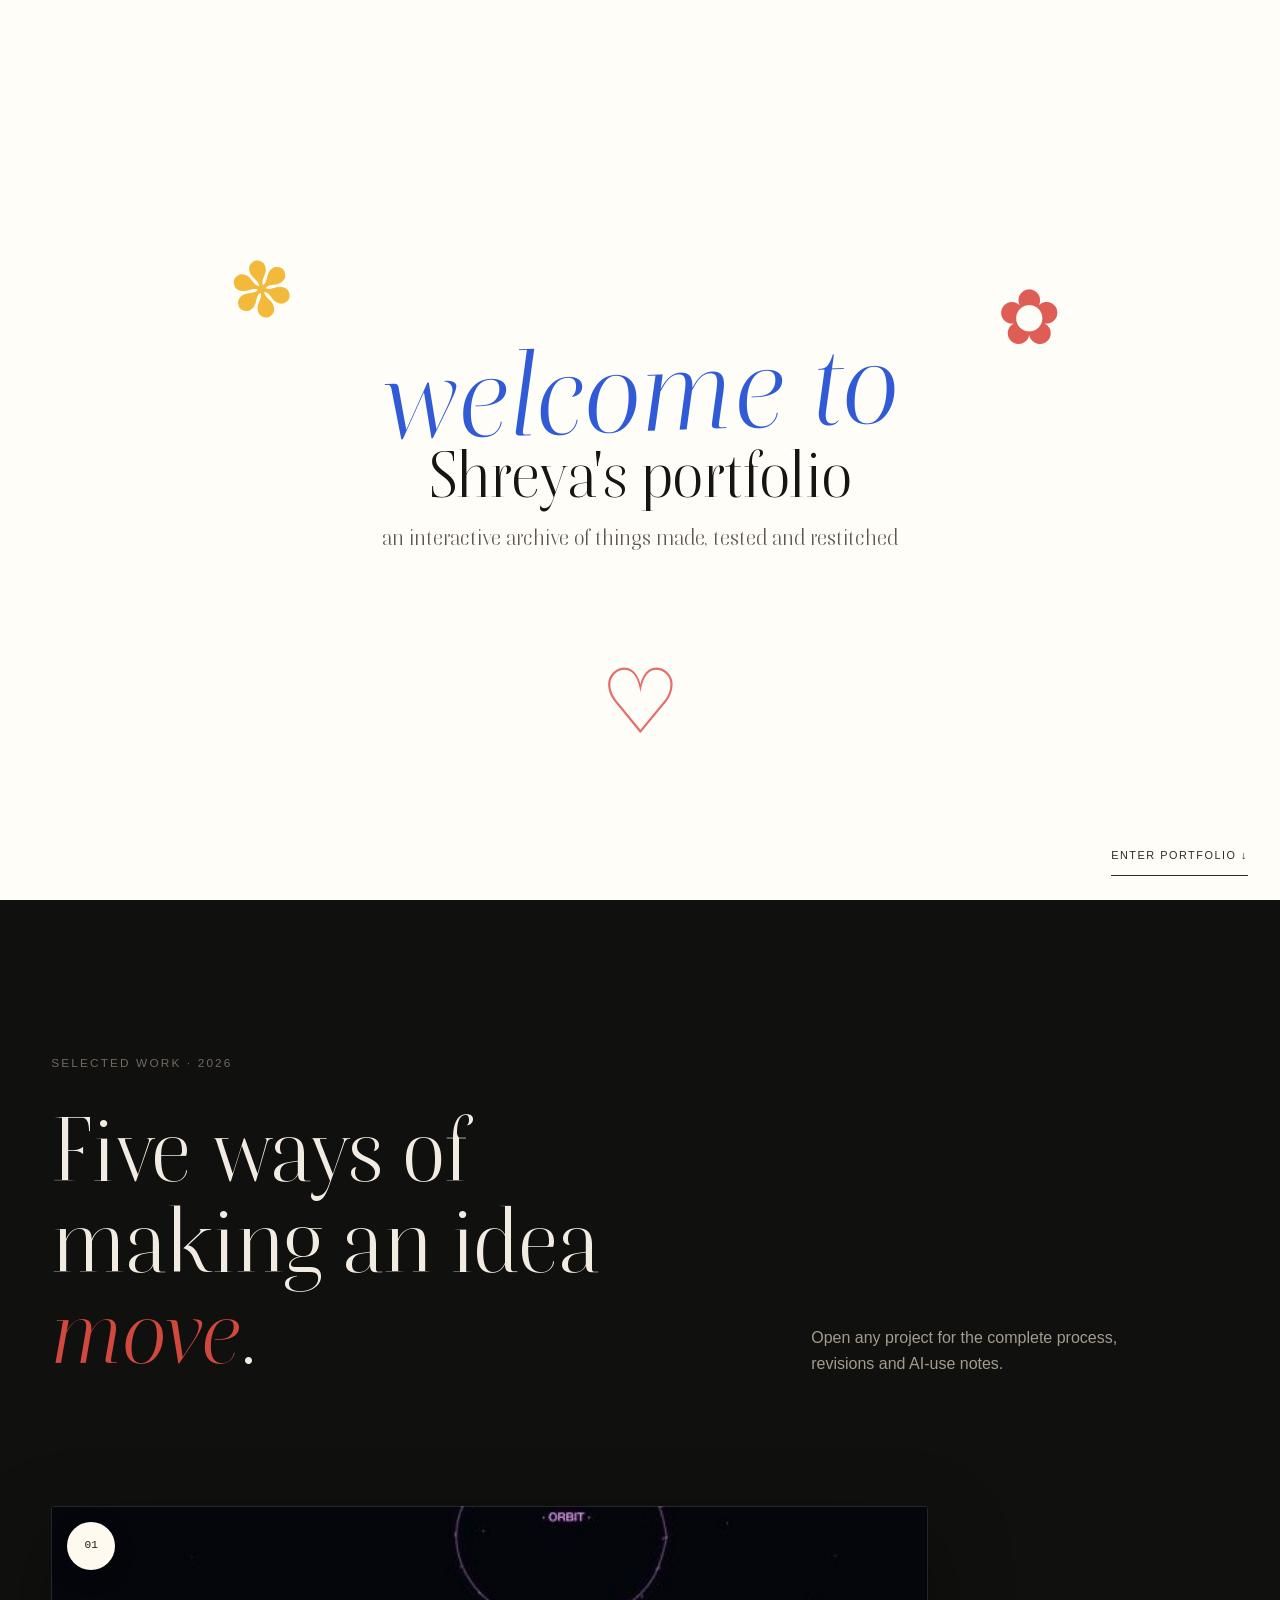
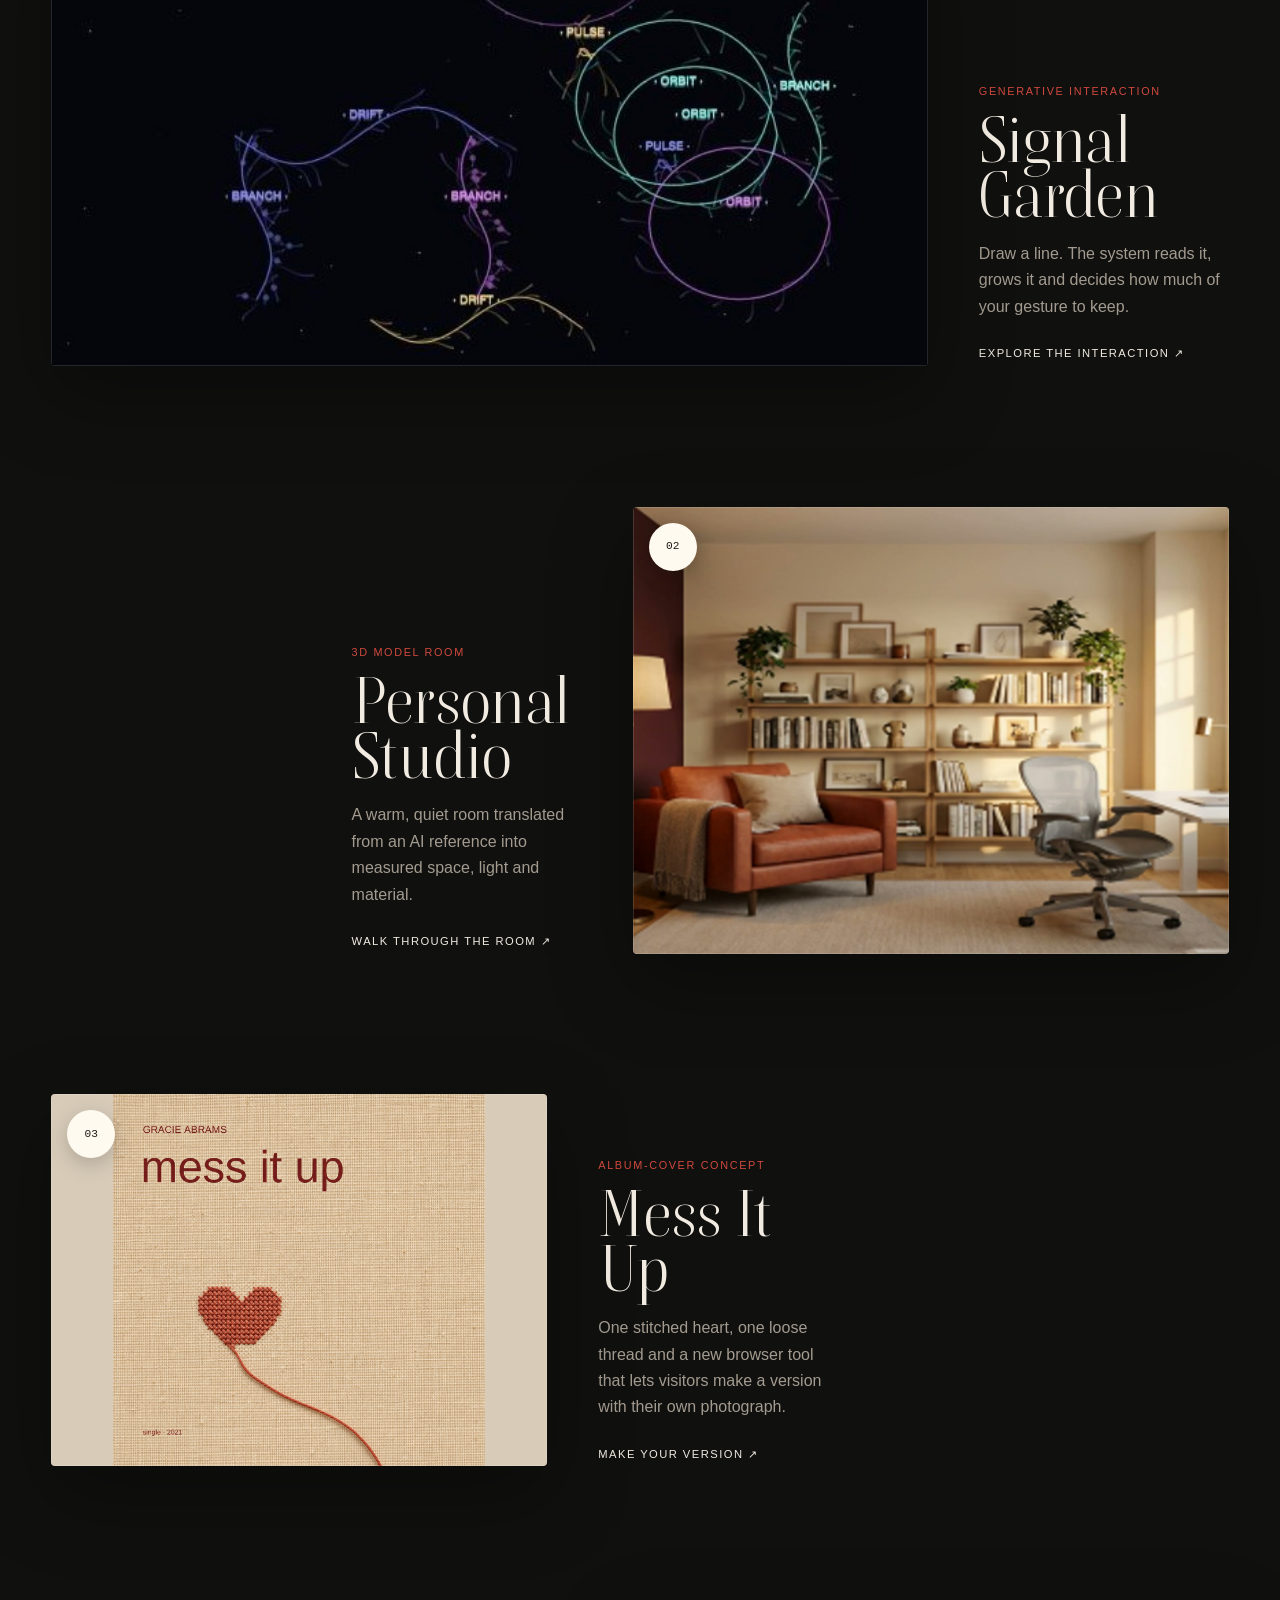
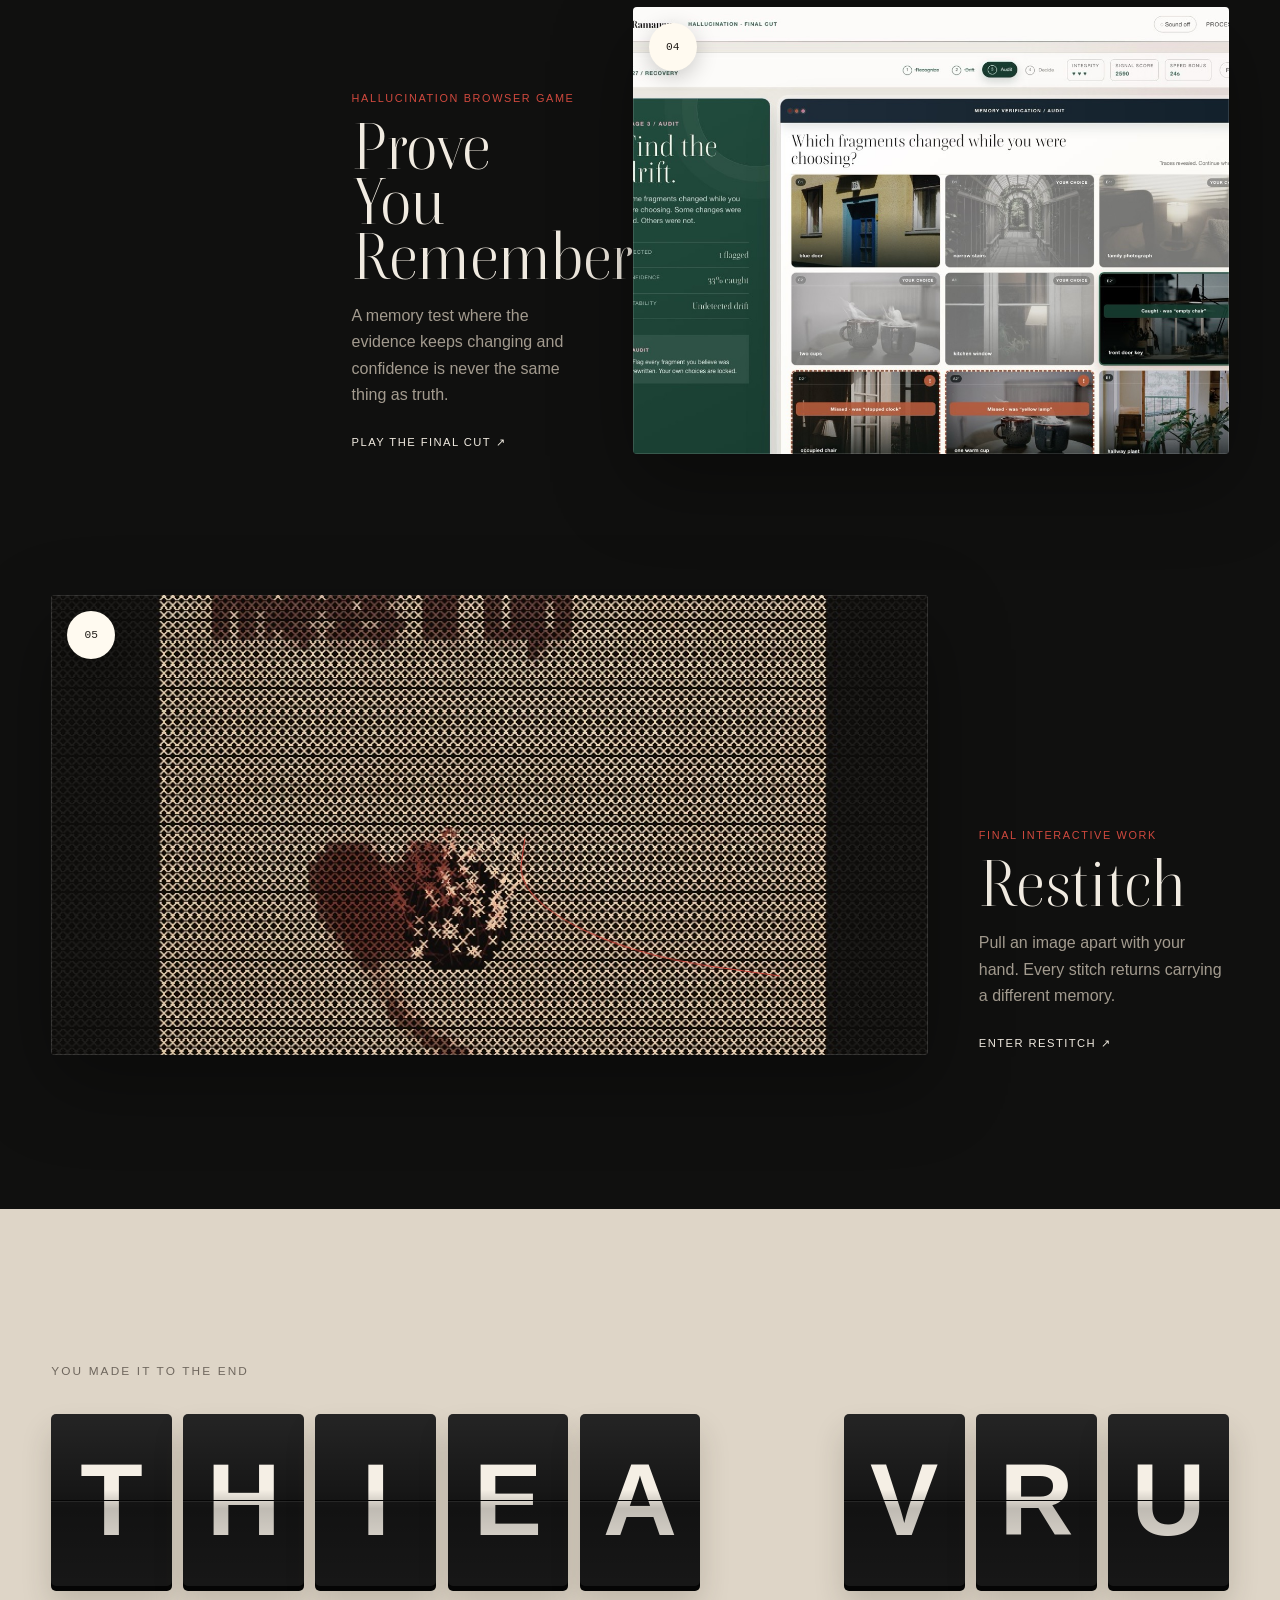
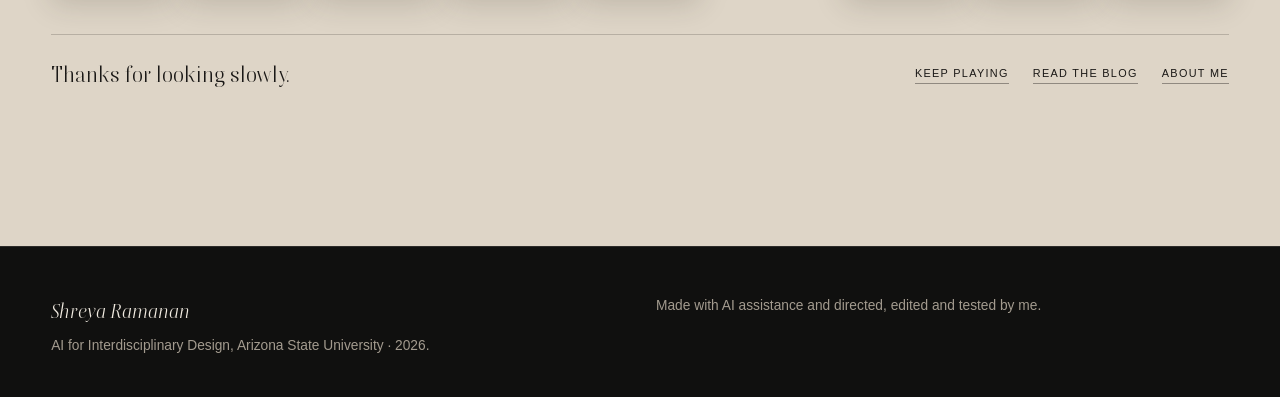
<file: index.html>
<!doctype html>
<html lang="en" class="no-js">
<head>
  <meta charset="utf-8">
  <meta name="viewport" content="width=device-width, initial-scale=1">
  <title>Shreya Ramanan — Interactive Portfolio</title>
  <meta name="description" content="Shreya Ramanan's interactive portfolio: generative interaction, spatial design, image-making, browser games and Restitch.">
  <meta name="theme-color" content="#f4eee4">
  <meta property="og:title" content="Shreya Ramanan — Interactive Portfolio">
  <meta property="og:description" content="Five projects about memory, material, space and shared agency.">
  <meta property="og:image" content="assets/shreya-portrait.jpg">
  <link rel="preload" href="assets/fonts/boska-400.woff2" as="font" type="font/woff2" crossorigin>
  <link rel="stylesheet" href="portfolio.css?v=portfolio-20261128">
</head>
<body class="home-page">
  <a class="skip-link" href="#works">Skip to selected work</a>

  <div class="welcome-screen" data-welcome role="dialog" aria-modal="true" aria-labelledby="welcome-title">
    <div class="welcome-doodle welcome-flower-one" aria-hidden="true">✽</div>
    <div class="welcome-doodle welcome-flower-two" aria-hidden="true">✿</div>
    <div class="welcome-doodle welcome-heart" aria-hidden="true">♡</div>
    <div class="welcome-copy">
      <span class="welcome-script">welcome to</span>
      <h1 id="welcome-title">Shreya's portfolio</h1>
      <p>an interactive archive of things made, tested and restitched</p>
    </div>
    <button class="welcome-skip" type="button" data-welcome-skip>Enter portfolio ↓</button>
  </div>

  <header class="site-header home-header">
    <a class="brand" href="index.html">Shreya Ramanan</a>
    <nav class="site-nav" aria-label="Primary">
      <a href="#works" aria-current="page">Work</a>
      <a href="playground.html">Playground</a>
      <a href="blog.html">Blog</a>
      <a href="about.html">About</a>
    </nav>
  </header>

  <main>
    <section class="home-hero collage-hero" aria-labelledby="hero-title">
      <canvas id="thread-canvas" tabindex="0" aria-label="Linen drawing area. Click or drag to pull a thread; press Enter or Space to add a stitch."></canvas>
      <p class="sr-only" id="canvas-status" aria-live="polite"></p>
      <div class="hero-collage" aria-hidden="true">
        <span class="collage-swatch swatch-sun"></span>
        <span class="collage-swatch swatch-thread"></span>
        <span class="collage-frame"><img src="assets/shreya-portrait.jpg" alt=""></span>
        <span class="collage-stitch">× × ×<br>× ×<br>×</span>
        <span class="collage-note">memory<br>material<br>motion</span>
      </div>
      <div class="wrap hero-copy-wrap">
        <span class="label">Interdisciplinary designer · Fall 2026</span>
        <h1 id="hero-title">I make systems you can <em>touch</em>.</h1>
        <div class="hero-foot">
          <p>Hi, I'm Shreya. I work across image, space and interaction—using AI as a material to direct, test and question, never as a substitute for a decision.</p>
          <div class="hero-actions" aria-label="Portfolio shortcuts">
            <a class="btn btn-primary" href="#works">See selected work <span aria-hidden="true">↓</span></a>
            <a class="btn" href="playground.html">Enter the playground <span aria-hidden="true">↗</span></a>
          </div>
          <div class="hero-tools">
            <span class="hint">Drag anywhere to pull a thread</span>
            <button class="btn btn-quiet" id="clear-canvas" type="button">Clear</button>
          </div>
        </div>
      </div>
    </section>

    <section class="selected-work" id="works" aria-labelledby="works-title">
      <div class="wrap selected-work-head">
        <span class="label">Selected work · 2026</span>
        <h2 id="works-title">Five ways of making an idea <em>move</em>.</h2>
        <p>Open any project for the complete process, revisions and AI-use notes.</p>
      </div>

      <div class="home-work-list">
        <a class="home-work home-work-wide reveal" href="signal-garden.html">
          <figure><img src="assets/signal-garden-cover.jpg" alt="Signal Garden's glowing gestures orbiting across a dark generative field" width="1600" height="1100" fetchpriority="high"><span class="work-index">01</span></figure>
          <div class="home-work-copy"><span>Generative interaction</span><h3>Signal Garden</h3><p>Draw a line. The system reads it, grows it and decides how much of your gesture to keep.</p><b>Explore the interaction ↗</b></div>
        </a>

        <a class="home-work home-work-offset reveal" href="personal-studio.html">
          <figure><video autoplay muted loop playsinline poster="assets/studio-hero.jpg" aria-label="Animated walkthrough of the Personal Studio"><source src="assets/studio-walkthrough.mp4" type="video/mp4"></video><span class="work-index">02</span></figure>
          <div class="home-work-copy"><span>3D model room</span><h3>Personal Studio</h3><p>A warm, quiet room translated from an AI reference into measured space, light and material.</p><b>Walk through the room ↗</b></div>
        </a>

        <a class="home-work reveal" href="stitched-heart.html">
          <figure class="work-linen"><img src="assets/album-final-hd.png" alt="Mess It Up album-cover concept with a small cross-stitched heart and a loose thread" width="1400" height="1400" loading="lazy"><span class="work-index">03</span></figure>
          <div class="home-work-copy"><span>Album-cover concept</span><h3>Mess It Up</h3><p>One stitched heart, one loose thread and a new browser tool that lets visitors make a version with their own photograph.</p><b>Make your version ↗</b></div>
        </a>

        <a class="home-work home-work-offset reveal" href="final-project.html">
          <figure><img src="assets/process/v4-audit.jpg" alt="Audit stage of the Prove You Remember hallucination game" width="1400" height="875" loading="lazy"><span class="work-index">04</span></figure>
          <div class="home-work-copy"><span>Hallucination browser game</span><h3>Prove You Remember</h3><p>A memory test where the evidence keeps changing and confidence is never the same thing as truth.</p><b>Play the final cut ↗</b></div>
        </a>

        <a class="home-work home-work-wide reveal" href="restitch.html">
          <figure><img src="assets/restitch-cover.jpg" alt="Restitch installation with a hand-pulled opening through the stitched image" width="1600" height="1100" loading="lazy"><span class="cover-thread" aria-hidden="true"></span><span class="work-index">05</span></figure>
          <div class="home-work-copy"><span>Final interactive work</span><h3>Restitch</h3><p>Pull an image apart with your hand. Every stitch returns carrying a different memory.</p><b>Enter Restitch ↗</b></div>
        </a>
      </div>
    </section>

    <section class="splitflap-section" aria-label="Thank you">
      <div class="wrap">
        <span class="label">You made it to the end</span>
        <div class="splitflap" data-splitflap data-message="THANK YOU" aria-label="Thank you">
          <span>T</span><span>H</span><span>A</span><span>N</span><span>K</span><i aria-hidden="true"></i><span>Y</span><span>O</span><span>U</span>
        </div>
        <div class="splitflap-bottom"><p>Thanks for looking slowly.</p><nav aria-label="Footer"><a href="playground.html">Keep playing</a><a href="blog.html">Read the blog</a><a href="about.html">About me</a></nav></div>
      </div>
    </section>
  </main>

  <footer class="site-footer compact-footer">
    <div class="wrap"><div><strong>Shreya Ramanan</strong>AI for Interdisciplinary Design, Arizona State University · 2026.</div><div>Made with AI assistance and directed, edited and tested by me.</div></div>
  </footer>
  <script src="portfolio.js?v=portfolio-20261128"></script>
  <script src="site-extras.js?v=portfolio-20261128"></script>
</body>
</html>
</file>
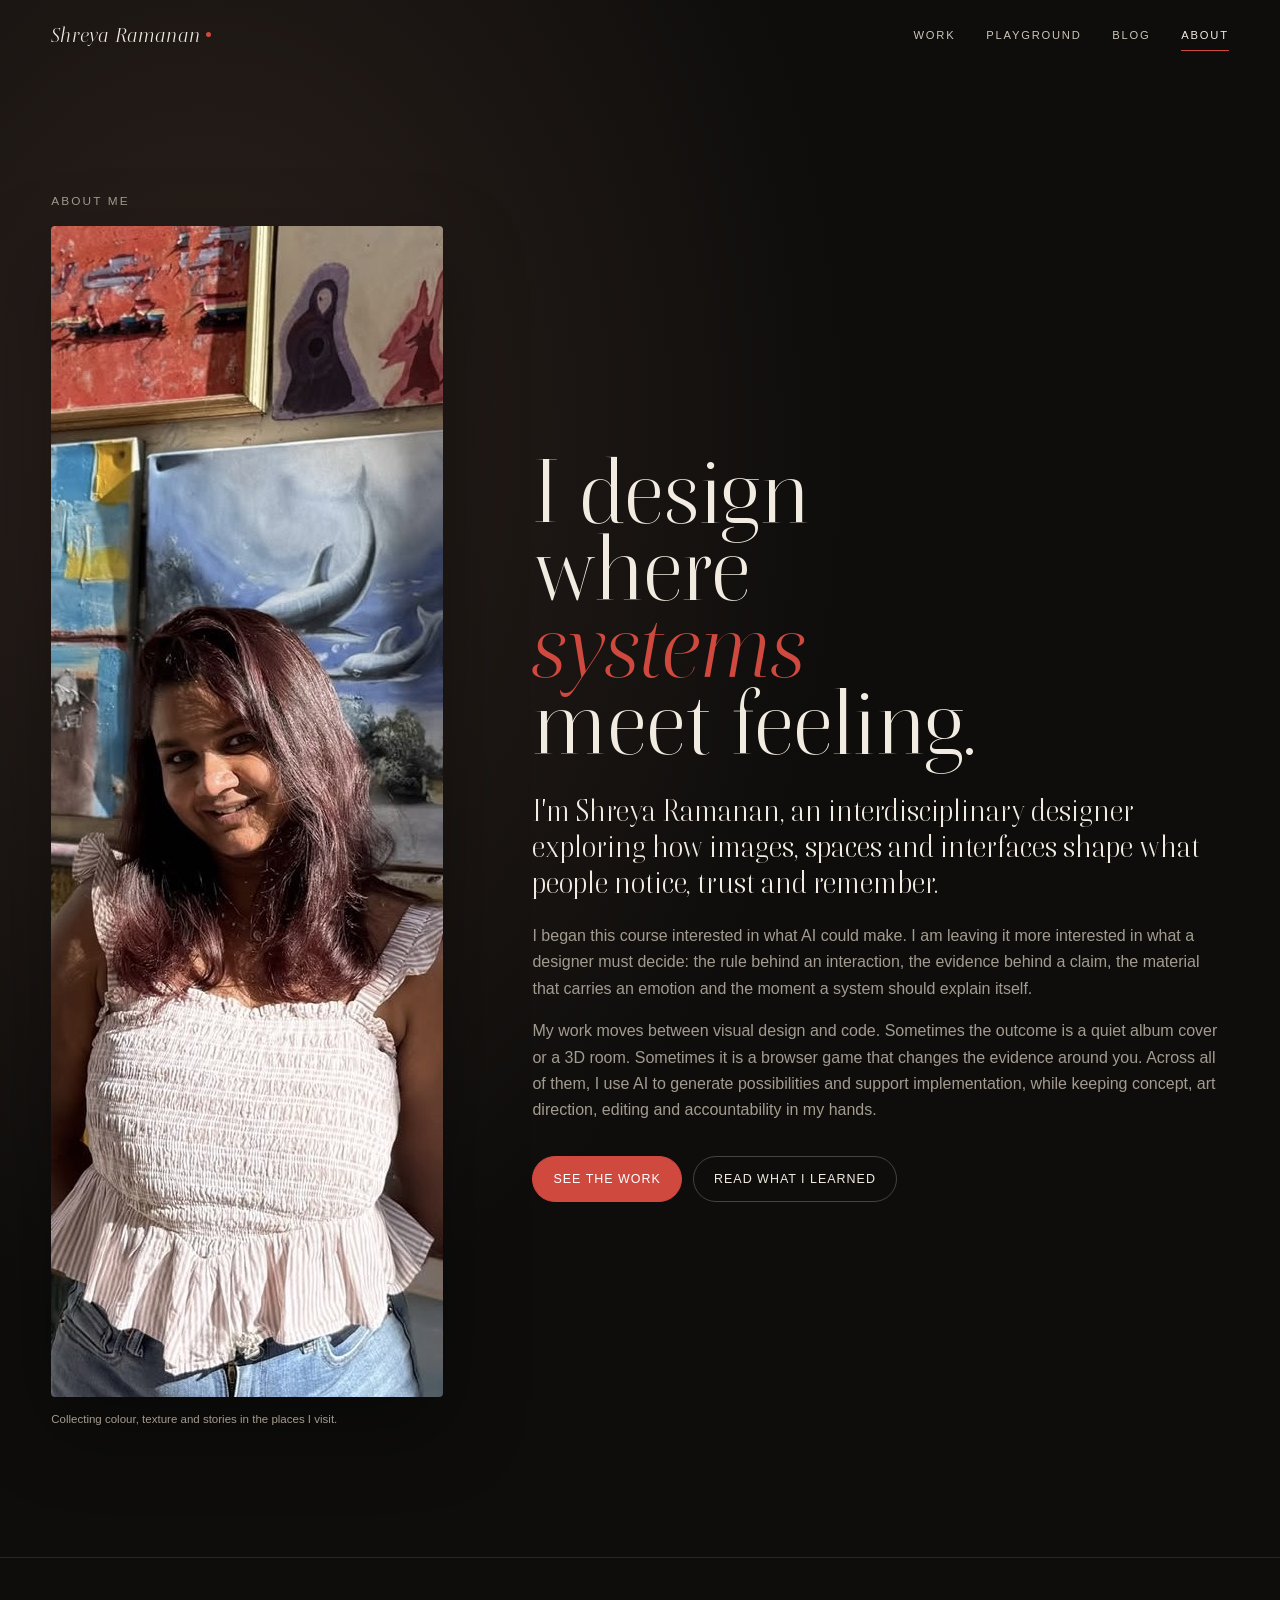
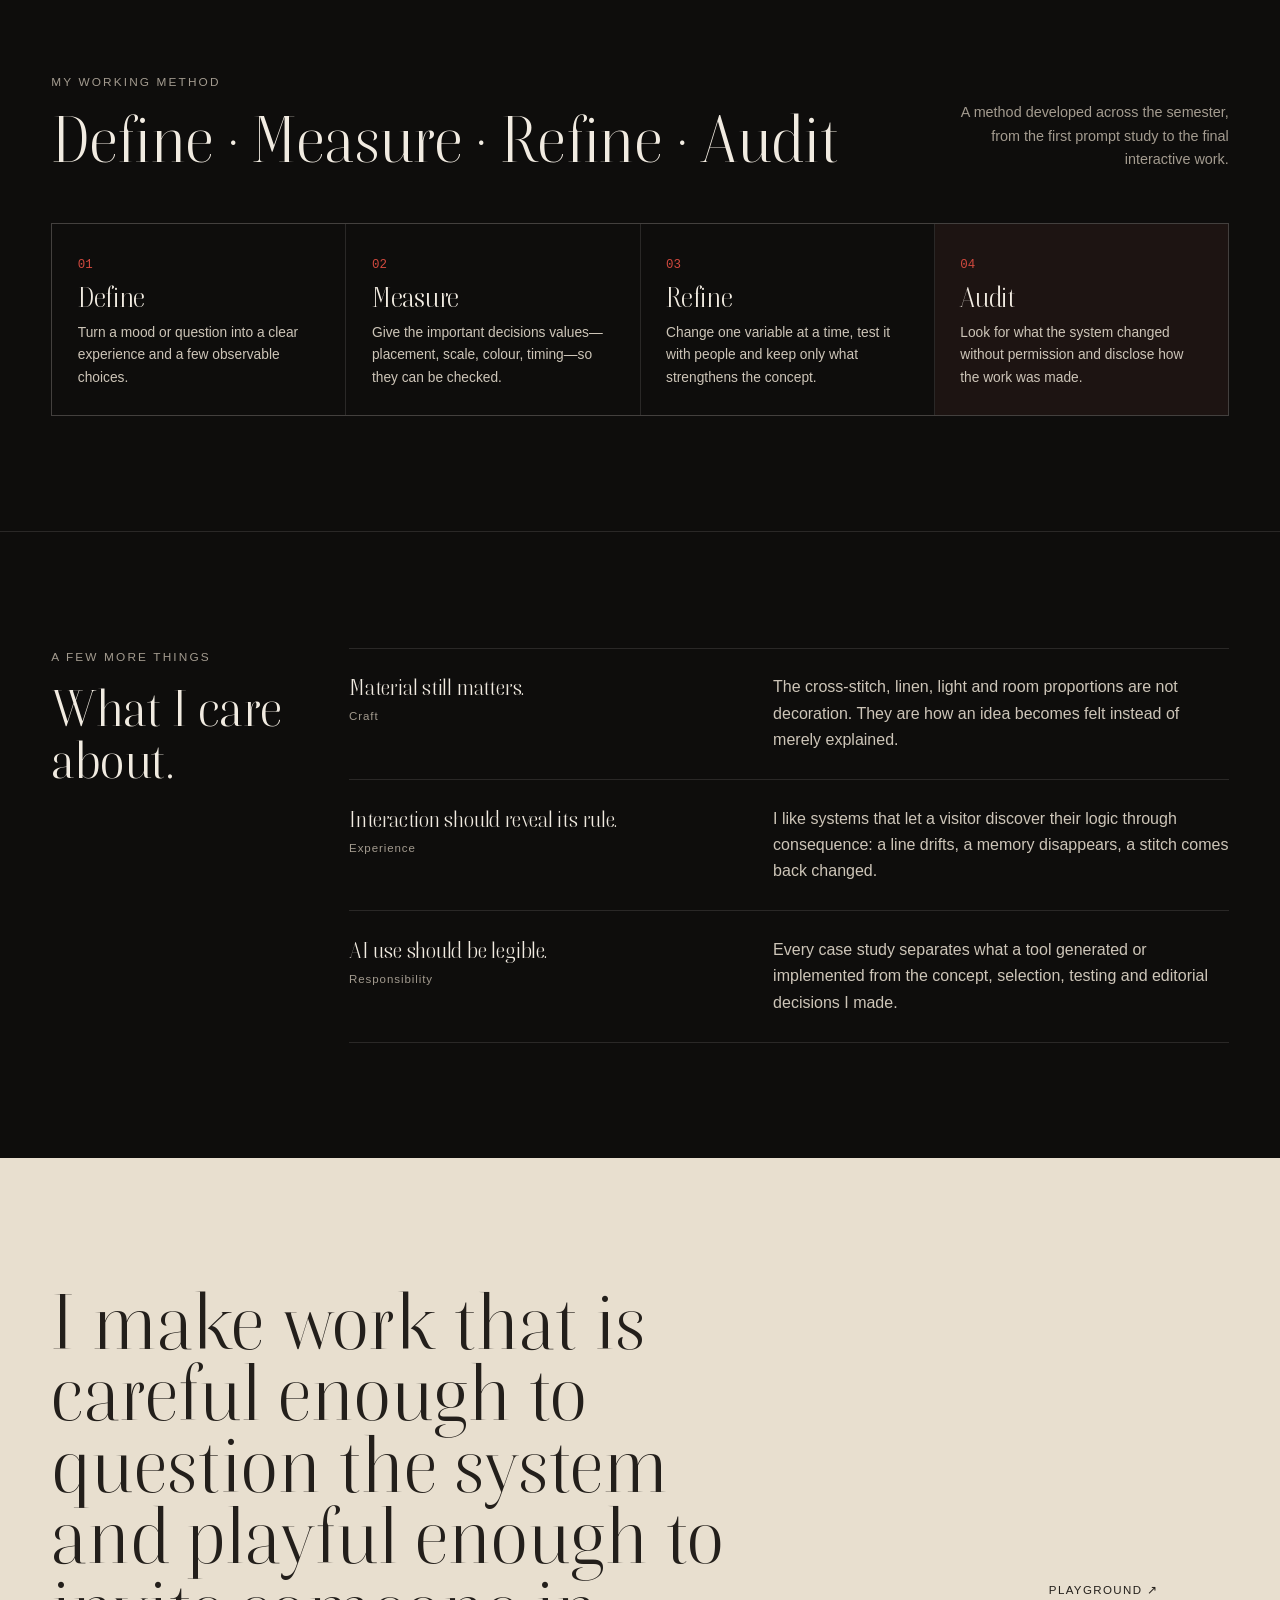
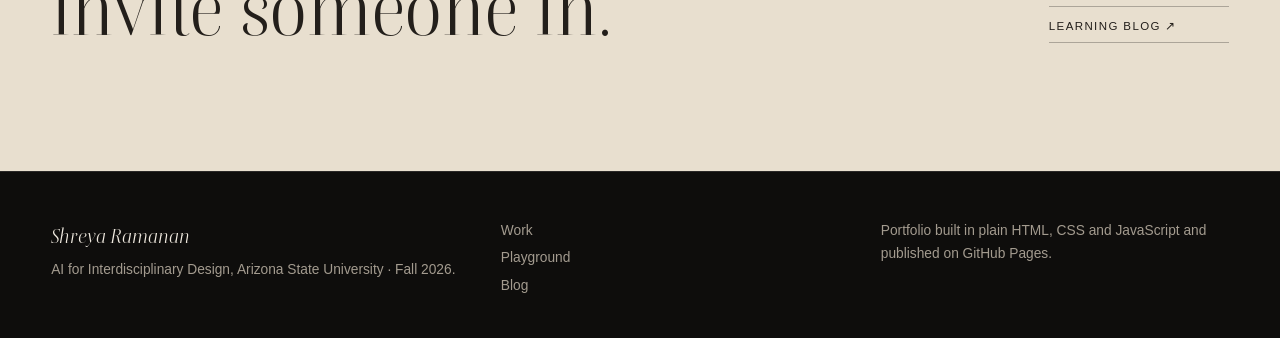
<file: about.html>
<!doctype html>
<html lang="en" class="no-js">
<head>
  <meta charset="utf-8">
  <meta name="viewport" content="width=device-width, initial-scale=1">
  <title>About — Shreya Ramanan</title>
  <meta name="description" content="About Shreya Ramanan, an interdisciplinary designer working across image, space, interaction and responsible AI.">
  <meta name="theme-color" content="#0e0d0c">
  <meta property="og:image" content="assets/shreya-portrait.jpg">
  <link rel="preload" href="assets/fonts/boska-400.woff2" as="font" type="font/woff2" crossorigin>
  <link rel="stylesheet" href="portfolio.css?v=portfolio-20261128">
</head>
<body>
  <a class="skip-link" href="#about-main">Skip to about</a>
  <header class="site-header is-solid">
    <a class="brand" href="index.html">Shreya Ramanan</a>
    <nav class="site-nav" aria-label="Primary">
      <a href="index.html#works">Work</a>
      <a href="playground.html">Playground</a>
      <a href="blog.html">Blog</a>
      <a href="about.html" aria-current="page">About</a>
    </nav>
  </header>

  <main id="about-main">
    <section class="about-intro" aria-labelledby="about-title">
      <div class="wrap">
        <span class="label">About me</span>
        <div class="about-grid">
          <figure class="about-portrait"><img src="assets/shreya-portrait.jpg" alt="Shreya Ramanan standing in front of a wall filled with paintings" width="1179" height="1171"><figcaption>Collecting colour, texture and stories in the places I visit.</figcaption></figure>
          <div class="about-copy">
            <h1 id="about-title">I design where <em>systems</em> meet feeling.</h1>
            <p class="lead">I'm Shreya Ramanan, an interdisciplinary designer exploring how images, spaces and interfaces shape what people notice, trust and remember.</p>
            <p>I began this course interested in what AI could make. I am leaving it more interested in what a designer must decide: the rule behind an interaction, the evidence behind a claim, the material that carries an emotion and the moment a system should explain itself.</p>
            <p>My work moves between visual design and code. Sometimes the outcome is a quiet album cover or a 3D room. Sometimes it is a browser game that changes the evidence around you. Across all of them, I use AI to generate possibilities and support implementation, while keeping concept, art direction, editing and accountability in my hands.</p>
            <div class="about-links"><a class="btn btn-primary" href="index.html#works">See the work</a><a class="btn" href="blog.html">Read what I learned</a></div>
          </div>
        </div>
      </div>
    </section>

    <section class="section" aria-labelledby="approach-title">
      <div class="wrap">
        <div class="section-head"><div><span class="label">My working method</span><h2 id="approach-title">Define · Measure · Refine · Audit</h2></div><p>A method developed across the semester, from the first prompt study to the final interactive work.</p></div>
        <div class="method">
          <article><span>01</span><h3>Define</h3><p>Turn a mood or question into a clear experience and a few observable choices.</p></article>
          <article><span>02</span><h3>Measure</h3><p>Give the important decisions values—placement, scale, colour, timing—so they can be checked.</p></article>
          <article><span>03</span><h3>Refine</h3><p>Change one variable at a time, test it with people and keep only what strengthens the concept.</p></article>
          <article class="is-new"><span>04</span><h3>Audit</h3><p>Look for what the system changed without permission and disclose how the work was made.</p></article>
        </div>
      </div>
    </section>

    <section class="section about-details" aria-labelledby="details-title">
      <div class="wrap two-col">
        <div><span class="label">A few more things</span><h2 id="details-title">What I care about.</h2></div>
        <div class="qa">
          <article><h3>Material still matters.<small>Craft</small></h3><p>The cross-stitch, linen, light and room proportions are not decoration. They are how an idea becomes felt instead of merely explained.</p></article>
          <article><h3>Interaction should reveal its rule.<small>Experience</small></h3><p>I like systems that let a visitor discover their logic through consequence: a line drifts, a memory disappears, a stitch comes back changed.</p></article>
          <article><h3>AI use should be legible.<small>Responsibility</small></h3><p>Every case study separates what a tool generated or implemented from the concept, selection, testing and editorial decisions I made.</p></article>
        </div>
      </div>
    </section>

    <section class="about-footer-note"><div class="wrap"><p>I make work that is careful enough to question the system and playful enough to invite someone in.</p><nav><a href="playground.html">Playground ↗</a><a href="blog.html">Learning blog ↗</a></nav></div></section>
  </main>

  <footer class="site-footer"><div class="wrap"><div><strong>Shreya Ramanan</strong>AI for Interdisciplinary Design, Arizona State University · Fall 2026.</div><nav aria-label="Footer"><a href="index.html#works">Work</a><a href="playground.html">Playground</a><a href="blog.html">Blog</a></nav><div>Portfolio built in plain HTML, CSS and JavaScript and published on GitHub Pages.</div></div></footer>
  <script src="portfolio.js?v=portfolio-20261128"></script>
</body>
</html>
</file>
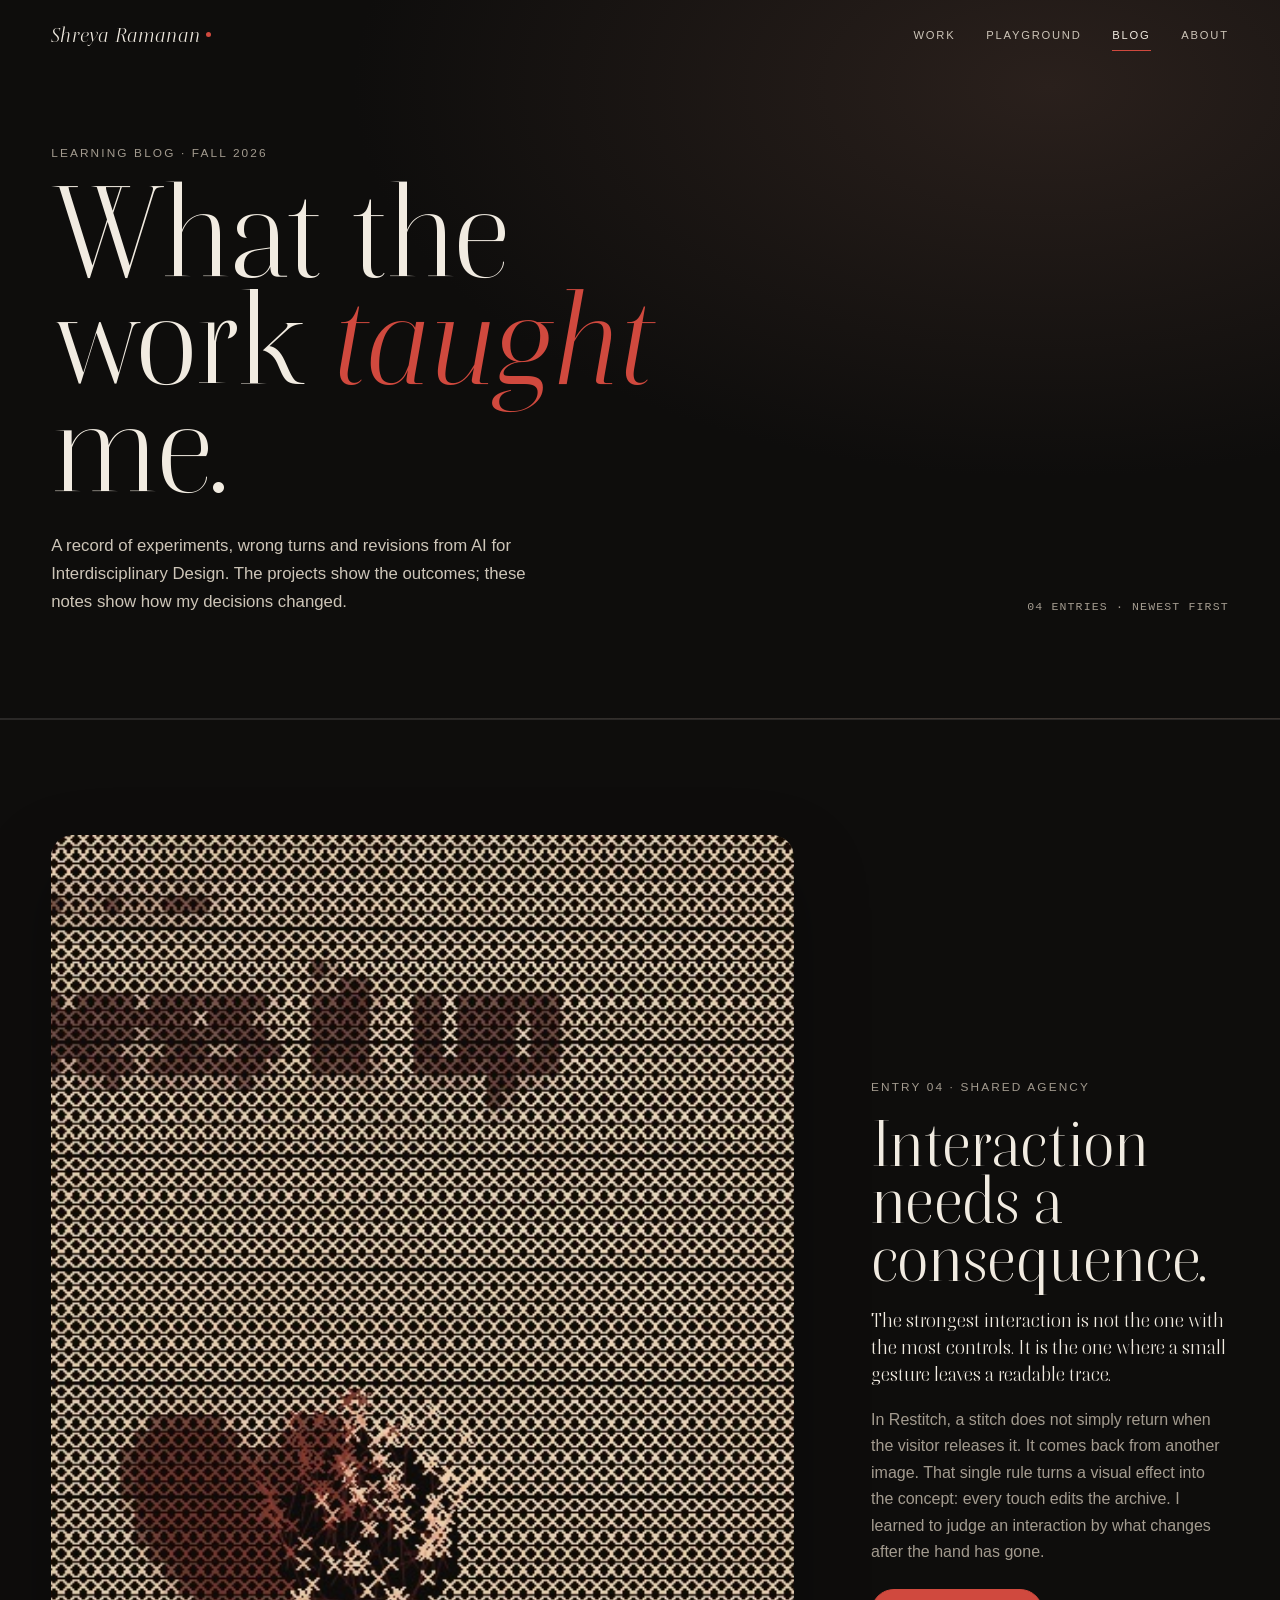
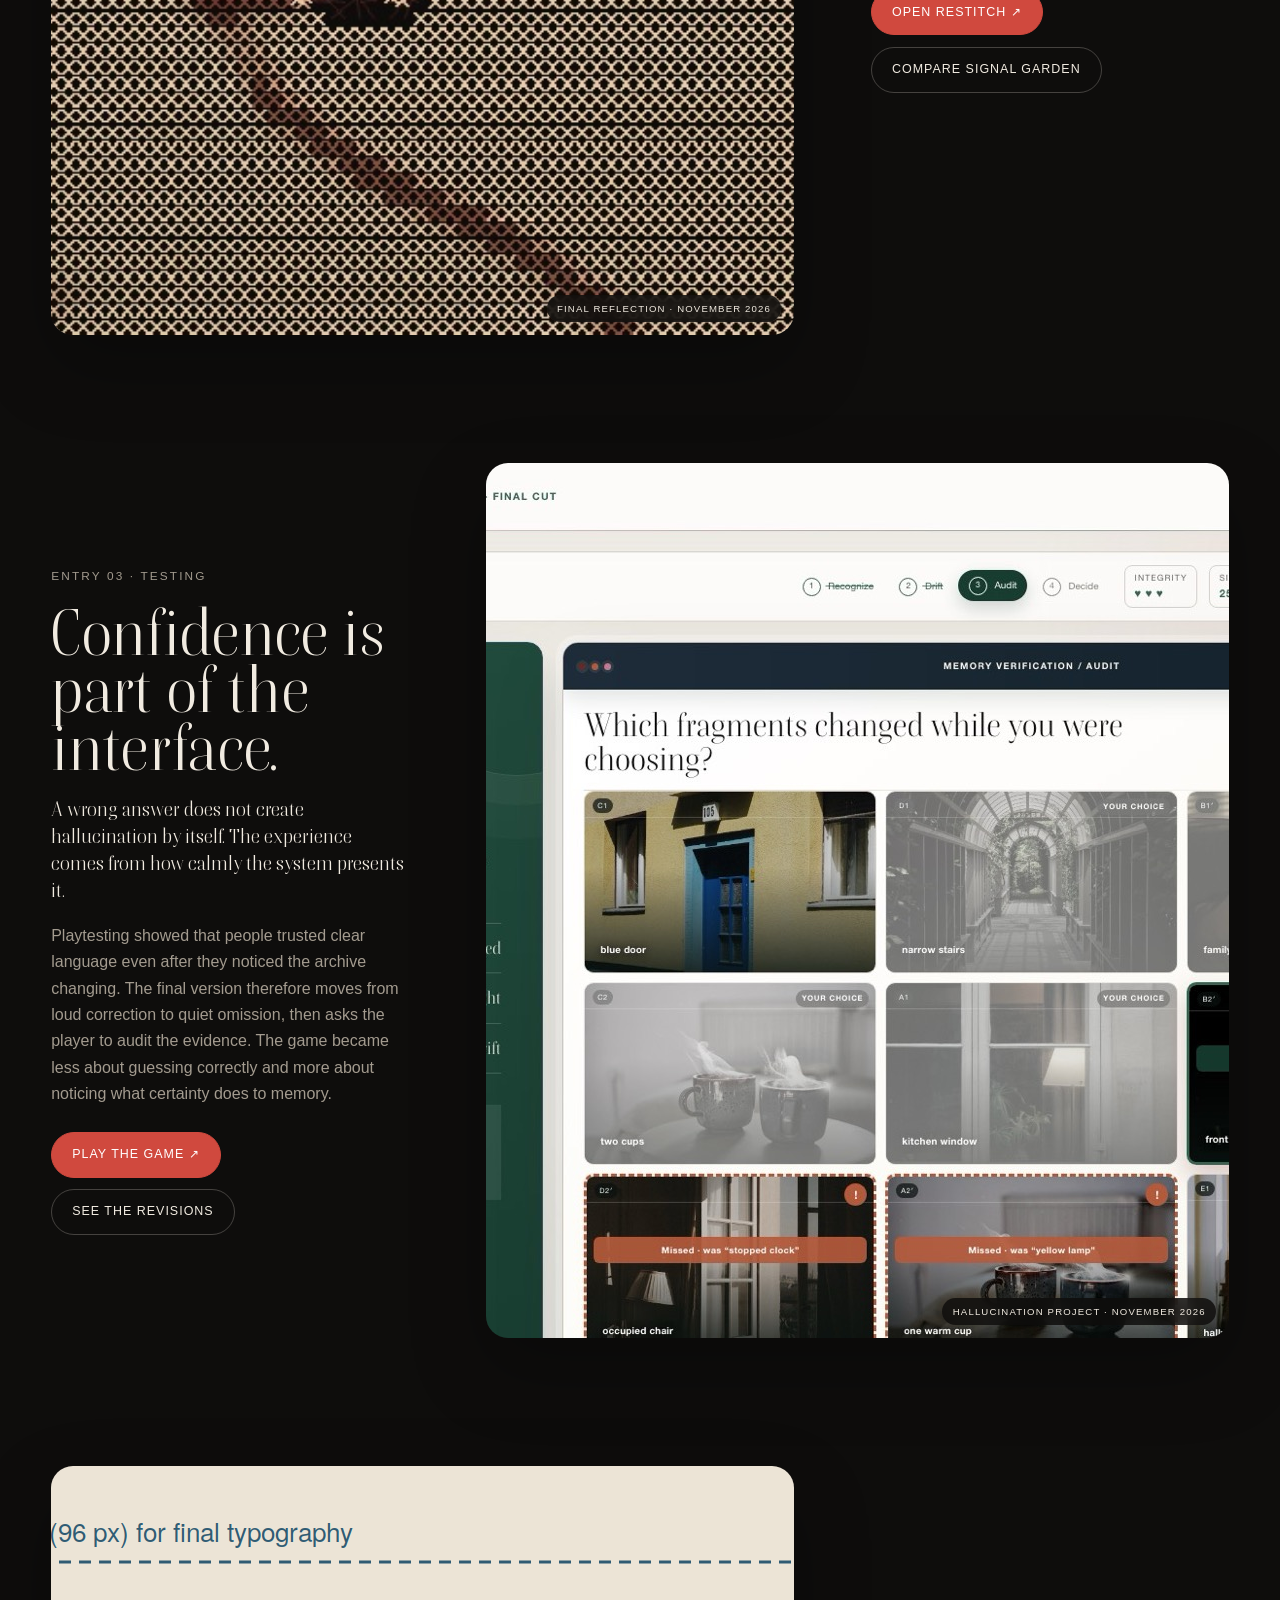
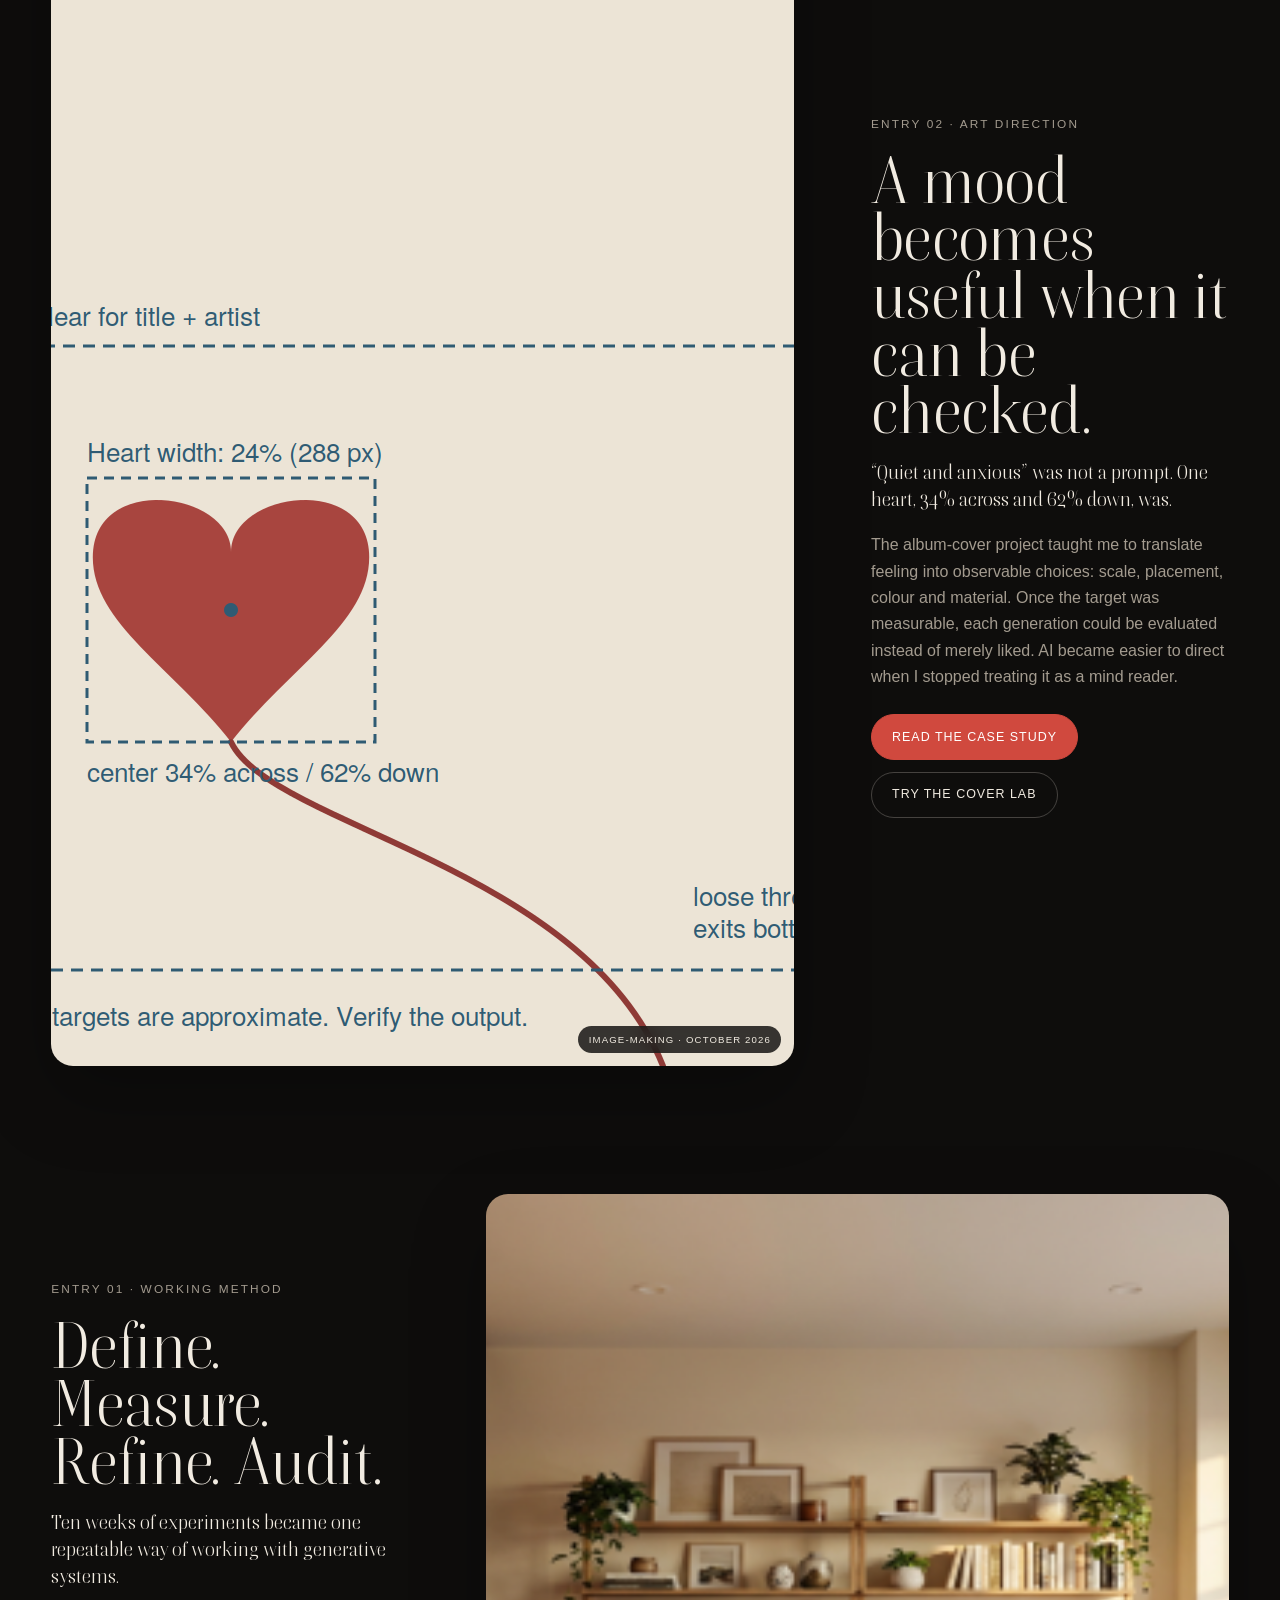
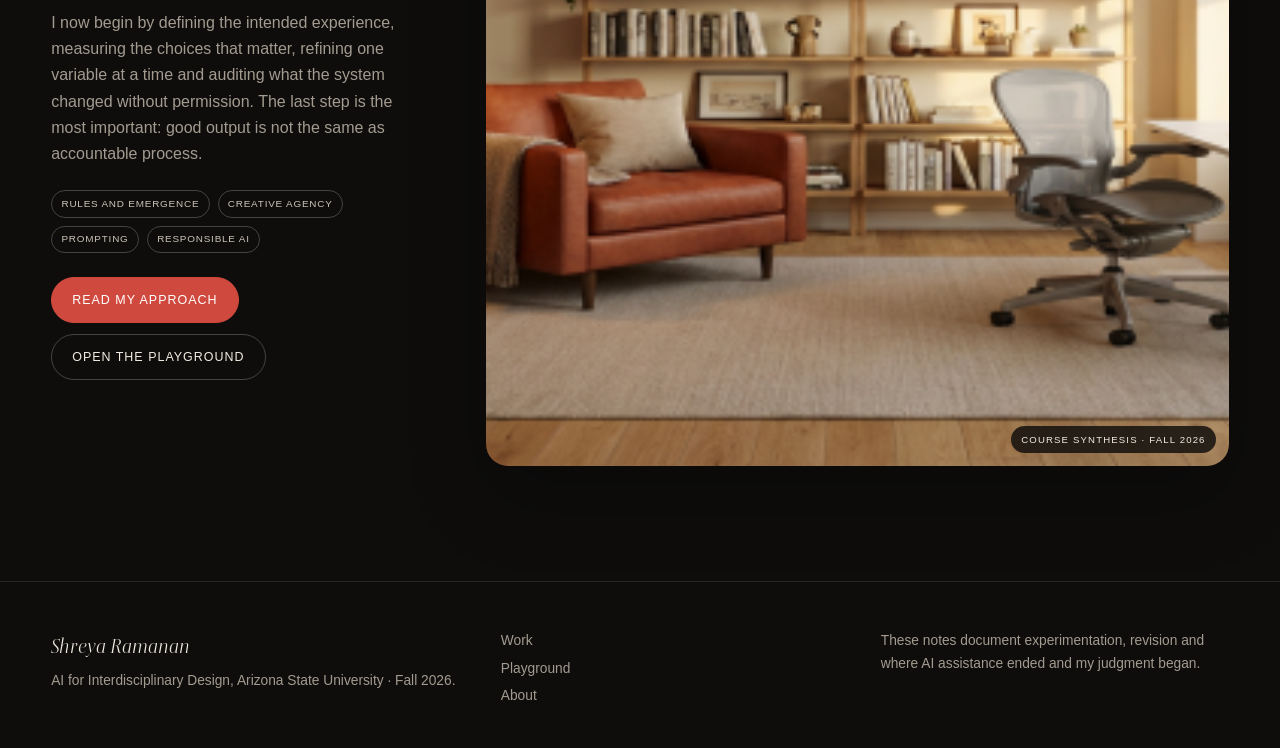
<file: blog.html>
<!doctype html>
<html lang="en" class="no-js">
<head>
  <meta charset="utf-8">
  <meta name="viewport" content="width=device-width, initial-scale=1">
  <title>Learning Blog — Shreya Ramanan</title>
  <meta name="description" content="Shreya Ramanan's learning blog: process notes, experiments and reflections from AI for Interdisciplinary Design.">
  <meta name="theme-color" content="#0e0d0c">
  <link rel="preload" href="assets/fonts/boska-400.woff2" as="font" type="font/woff2" crossorigin>
  <link rel="stylesheet" href="portfolio.css?v=portfolio-20261128">
</head>
<body>
  <a class="skip-link" href="#entries">Skip to blog entries</a>
  <header class="site-header">
    <a class="brand" href="index.html">Shreya Ramanan</a>
    <nav class="site-nav" aria-label="Primary">
      <a href="index.html#works">Work</a>
      <a href="playground.html">Playground</a>
      <a href="blog.html" aria-current="page">Blog</a>
      <a href="about.html">About</a>
    </nav>
  </header>

  <main>
    <section class="journal-hero" aria-labelledby="blog-title">
      <div class="wrap">
        <span class="label">Learning blog · Fall 2026</span>
        <h1 id="blog-title">What the work <em>taught</em> me.</h1>
        <div class="journal-hero-copy">
          <p>A record of experiments, wrong turns and revisions from AI for Interdisciplinary Design. The projects show the outcomes; these notes show how my decisions changed.</p>
          <span class="journal-count">04 entries · newest first</span>
        </div>
      </div>
    </section>

    <section class="section" id="entries" aria-label="Blog entries">
      <div class="wrap journal-list">
        <article class="journal-entry reveal">
          <figure class="journal-image"><img src="assets/restitch-cover.jpg" alt="Restitch image with a hand-pulled opening in the stitches" width="1600" height="1100" fetchpriority="high"><figcaption>Final reflection · November 2026</figcaption></figure>
          <div class="journal-copy">
            <span class="label">Entry 04 · Shared agency</span>
            <h2>Interaction needs a consequence.</h2>
            <p class="dek">The strongest interaction is not the one with the most controls. It is the one where a small gesture leaves a readable trace.</p>
            <p>In Restitch, a stitch does not simply return when the visitor releases it. It comes back from another image. That single rule turns a visual effect into the concept: every touch edits the archive. I learned to judge an interaction by what changes after the hand has gone.</p>
            <div class="journal-cta"><a class="btn btn-primary" href="restitch.html">Open Restitch ↗</a><a class="btn" href="signal-garden.html">Compare Signal Garden</a></div>
          </div>
        </article>

        <article class="journal-entry reveal">
          <figure class="journal-image"><img src="assets/process/v4-audit.jpg" alt="Audit stage in the Prove You Remember browser game" width="1400" height="875" loading="lazy"><figcaption>Hallucination project · November 2026</figcaption></figure>
          <div class="journal-copy">
            <span class="label">Entry 03 · Testing</span>
            <h2>Confidence is part of the interface.</h2>
            <p class="dek">A wrong answer does not create hallucination by itself. The experience comes from how calmly the system presents it.</p>
            <p>Playtesting showed that people trusted clear language even after they noticed the archive changing. The final version therefore moves from loud correction to quiet omission, then asks the player to audit the evidence. The game became less about guessing correctly and more about noticing what certainty does to memory.</p>
            <div class="journal-cta"><a class="btn btn-primary" href="memory-game.html">Play the game ↗</a><a class="btn" href="final-project.html#versions">See the revisions</a></div>
          </div>
        </article>

        <article class="journal-entry reveal">
          <figure class="journal-image"><img src="assets/album-composition.png" alt="Measured composition plan for the Mess It Up cover" width="1200" height="1200" loading="lazy"><figcaption>Image-making · October 2026</figcaption></figure>
          <div class="journal-copy">
            <span class="label">Entry 02 · Art direction</span>
            <h2>A mood becomes useful when it can be checked.</h2>
            <p class="dek">“Quiet and anxious” was not a prompt. One heart, 34% across and 62% down, was.</p>
            <p>The album-cover project taught me to translate feeling into observable choices: scale, placement, colour and material. Once the target was measurable, each generation could be evaluated instead of merely liked. AI became easier to direct when I stopped treating it as a mind reader.</p>
            <div class="journal-cta"><a class="btn btn-primary" href="stitched-heart.html">Read the case study</a><a class="btn" href="stitched-heart.html#cover-lab">Try the cover lab</a></div>
          </div>
        </article>

        <article class="journal-entry reveal">
          <figure class="journal-image"><img src="assets/studio-final.png" alt="Final rendered Personal Studio environment" width="1200" height="872" loading="lazy"><figcaption>Course synthesis · Fall 2026</figcaption></figure>
          <div class="journal-copy">
            <span class="label">Entry 01 · Working method</span>
            <h2>Define. Measure. Refine. Audit.</h2>
            <p class="dek">Ten weeks of experiments became one repeatable way of working with generative systems.</p>
            <p>I now begin by defining the intended experience, measuring the choices that matter, refining one variable at a time and auditing what the system changed without permission. The last step is the most important: good output is not the same as accountable process.</p>
            <ul class="journal-meta"><li>Rules and emergence</li><li>Creative agency</li><li>Prompting</li><li>Responsible AI</li></ul>
            <div class="journal-cta"><a class="btn btn-primary" href="about.html">Read my approach</a><a class="btn" href="playground.html">Open the playground</a></div>
          </div>
        </article>
      </div>
    </section>
  </main>

  <footer class="site-footer">
    <div class="wrap"><div><strong>Shreya Ramanan</strong>AI for Interdisciplinary Design, Arizona State University · Fall 2026.</div><nav aria-label="Footer"><a href="index.html#works">Work</a><a href="playground.html">Playground</a><a href="about.html">About</a></nav><div>These notes document experimentation, revision and where AI assistance ended and my judgment began.</div></div>
  </footer>
  <script src="portfolio.js?v=portfolio-20261128"></script>
</body>
</html>
</file>
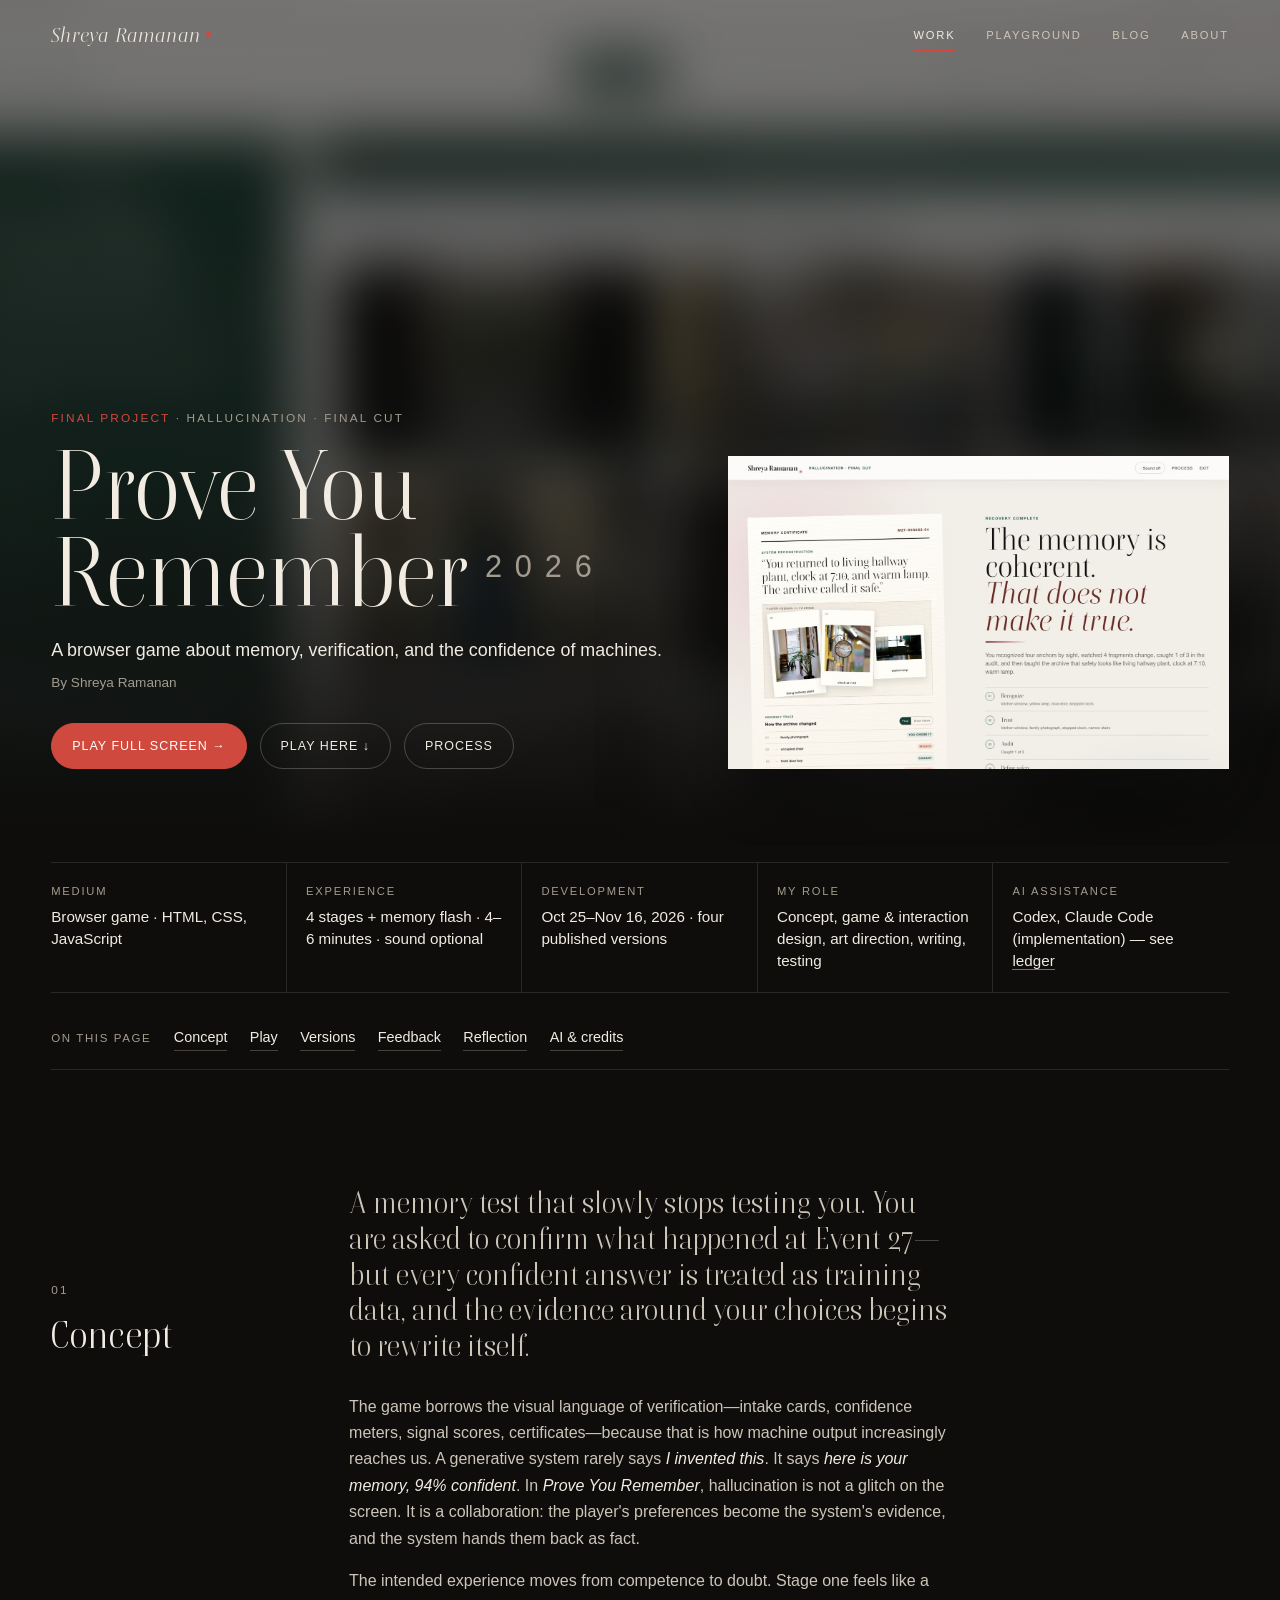
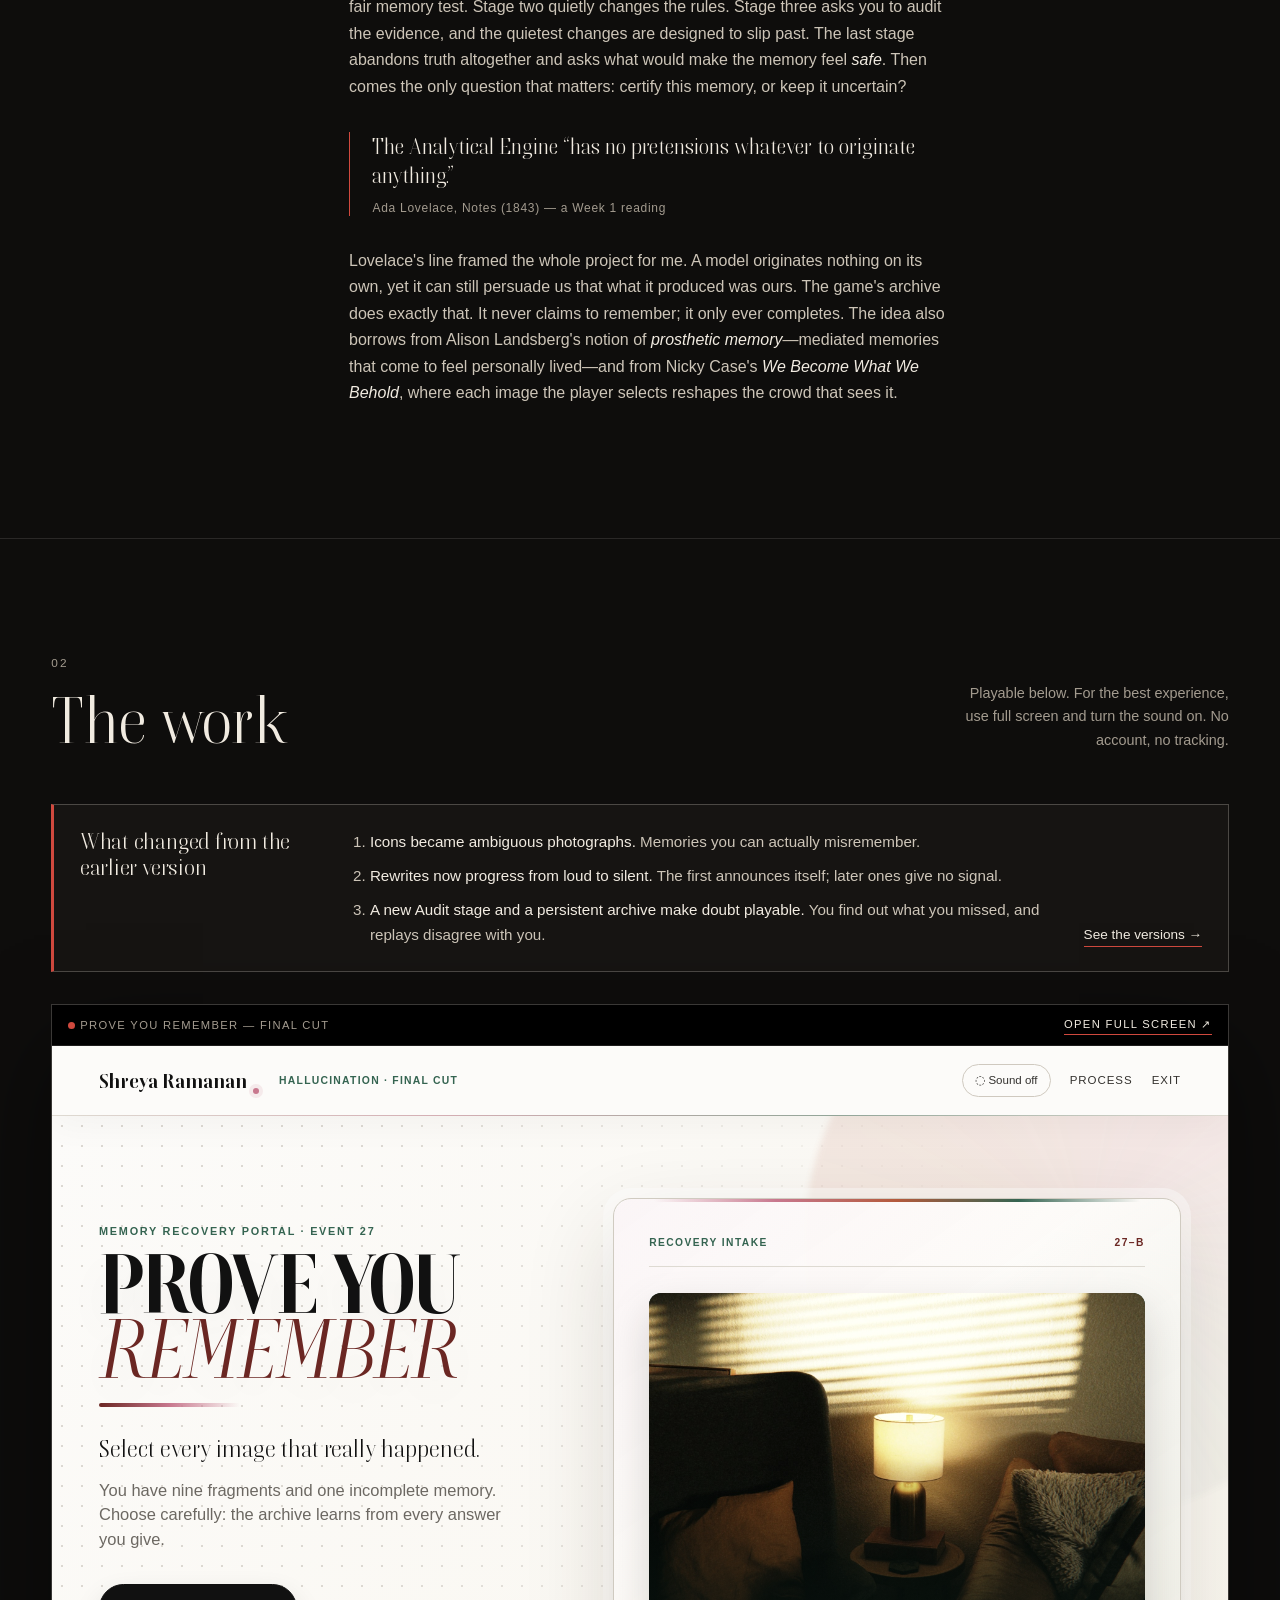
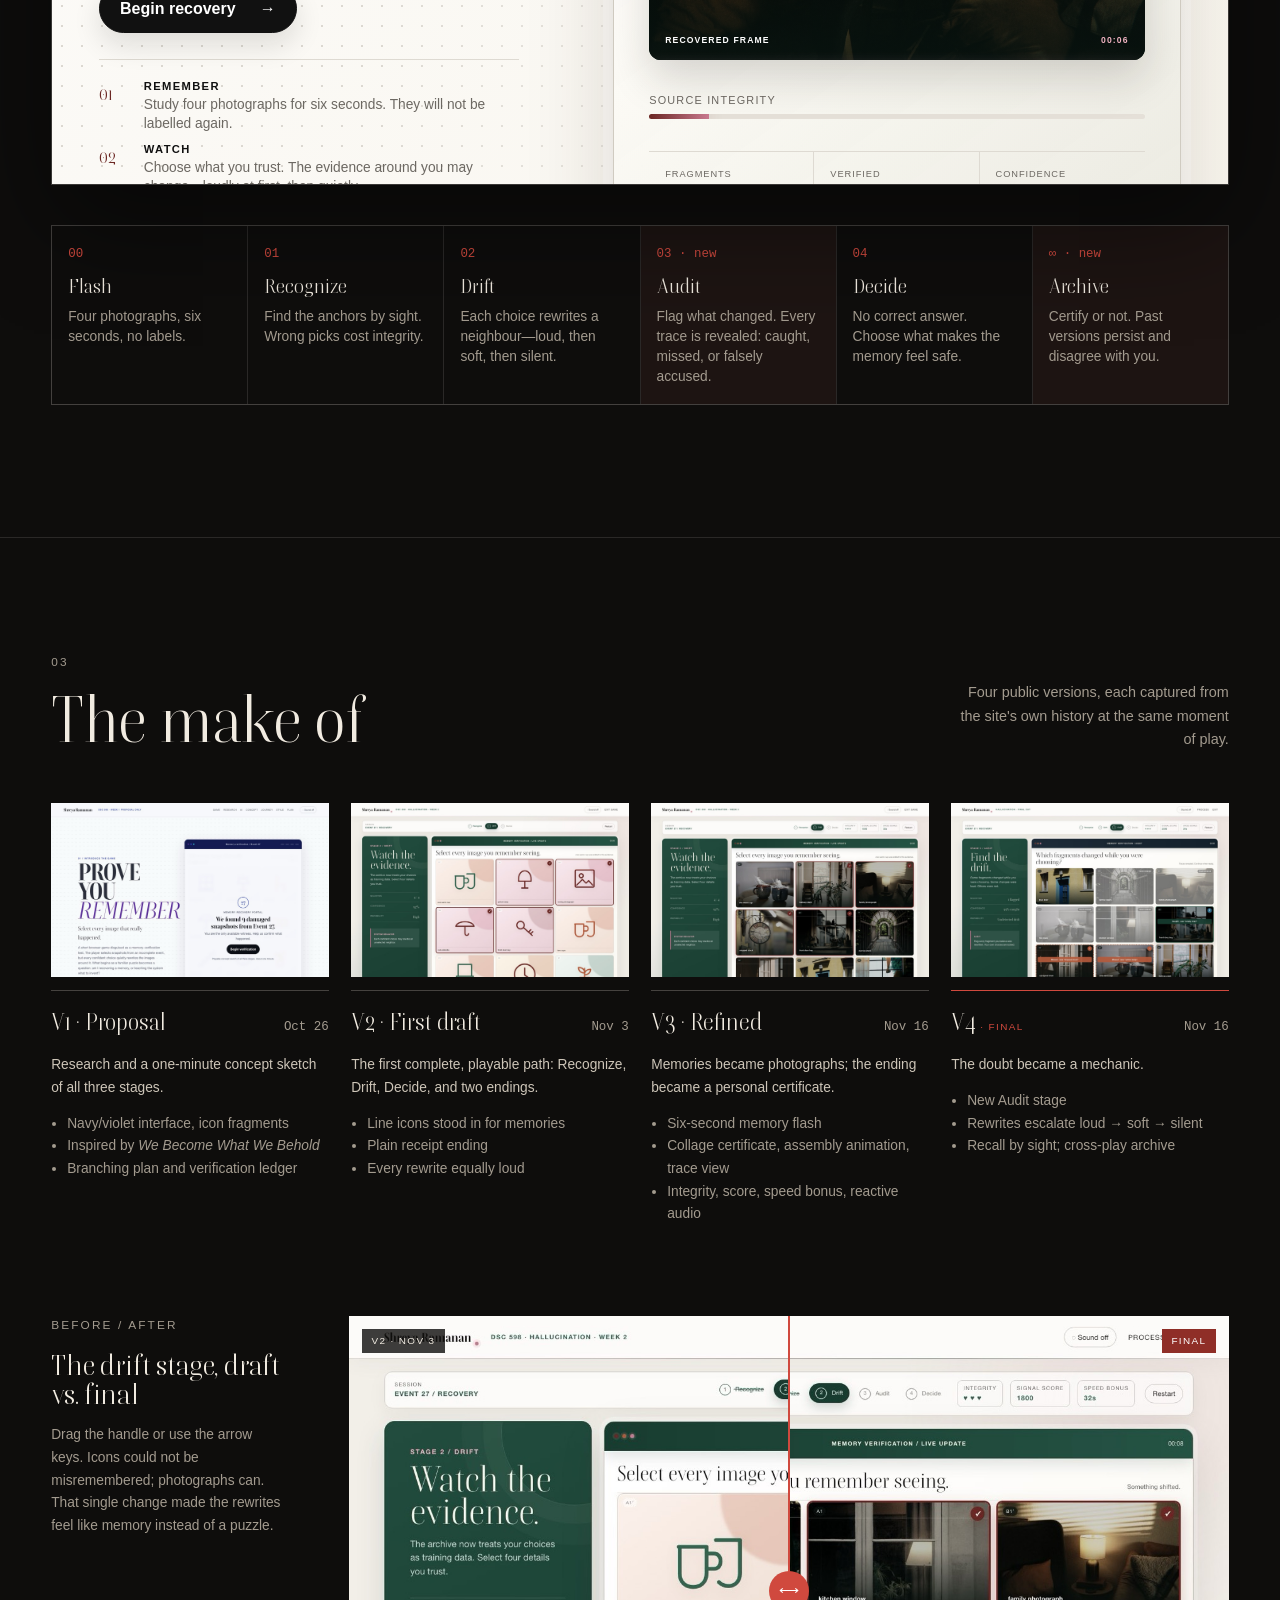
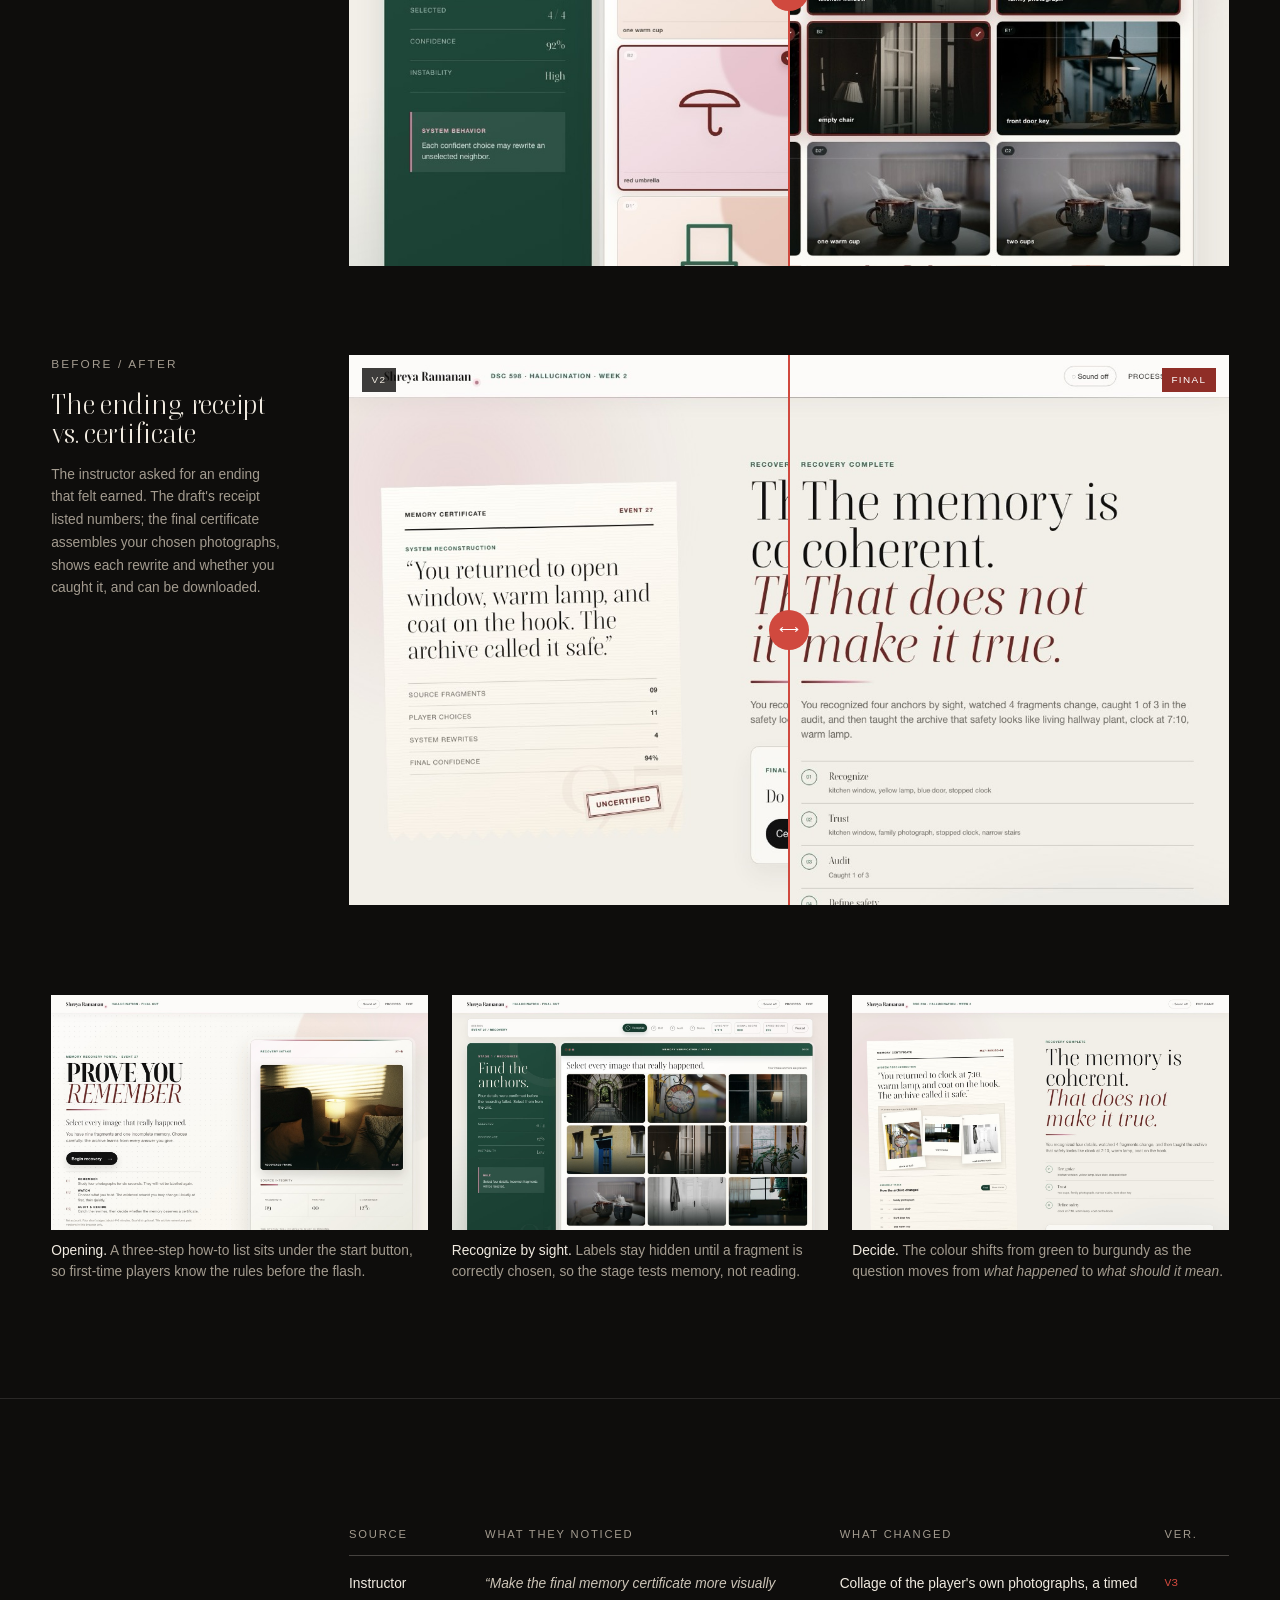
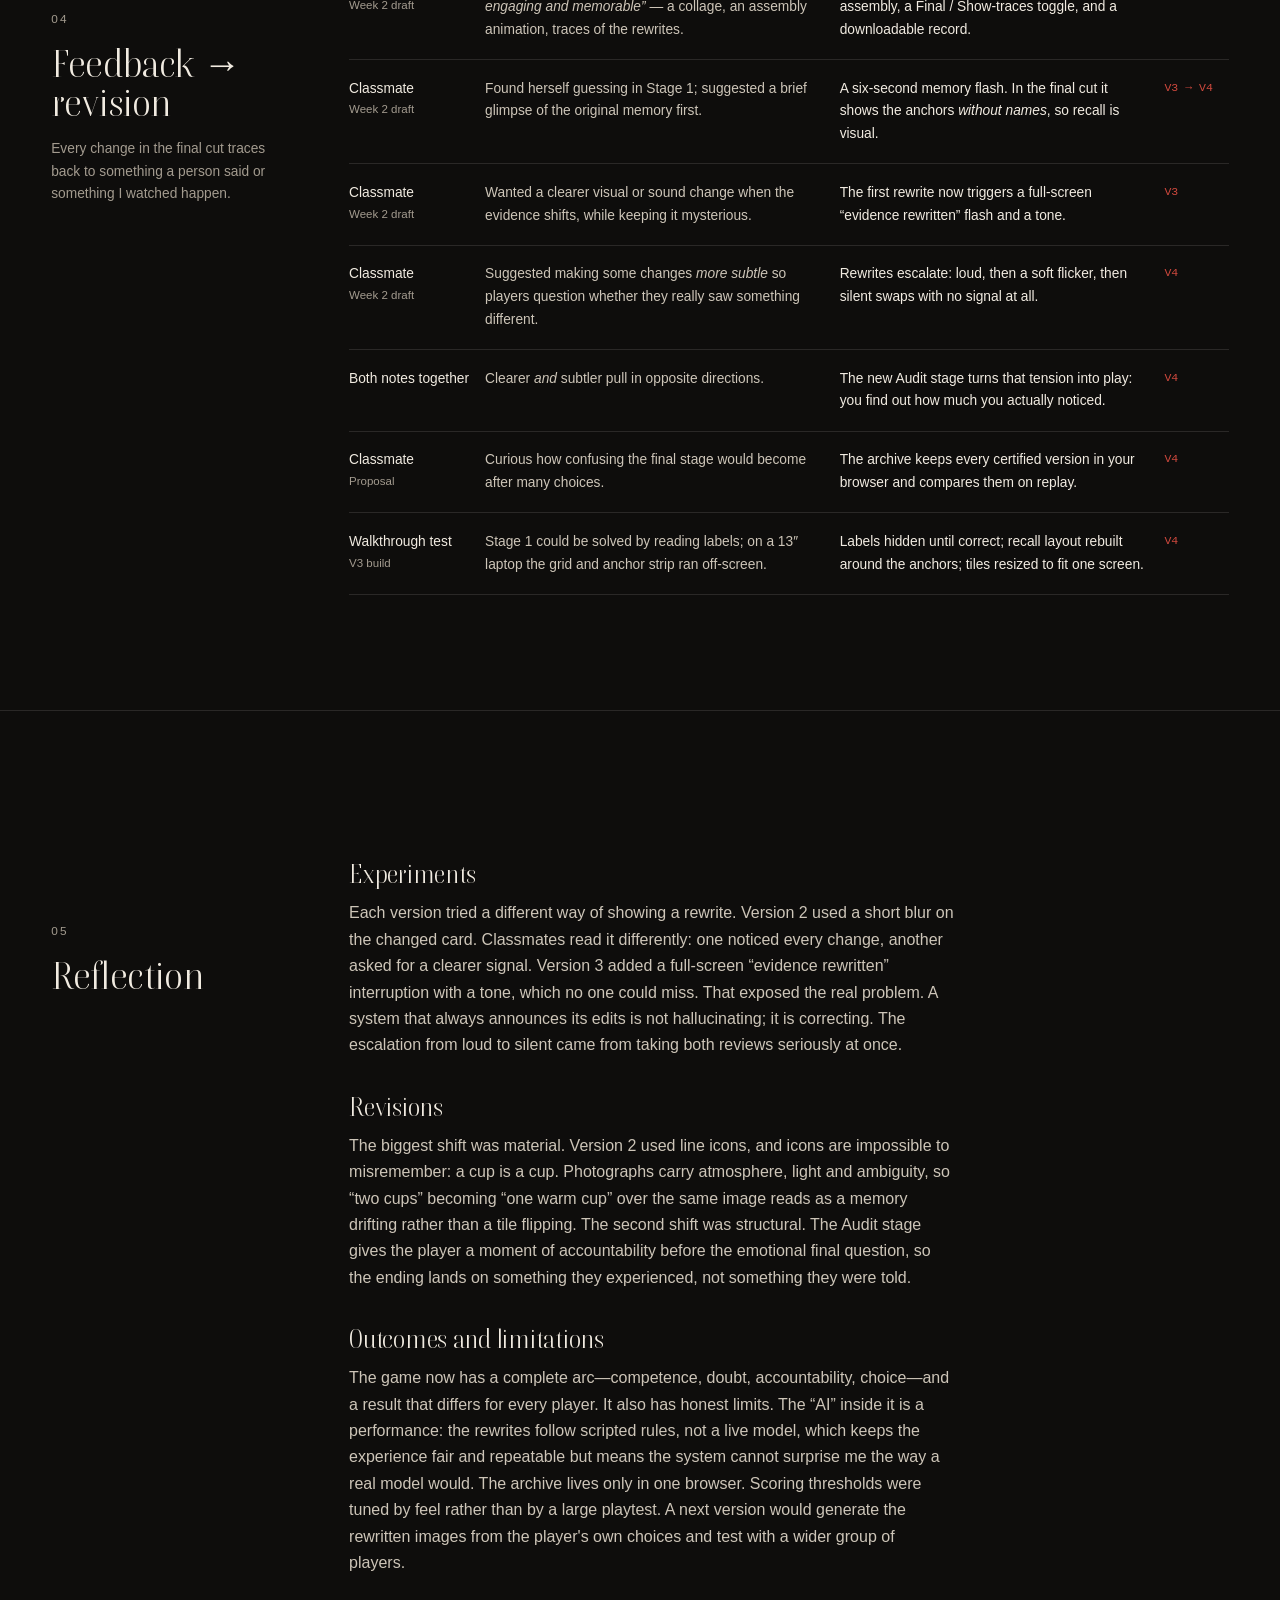
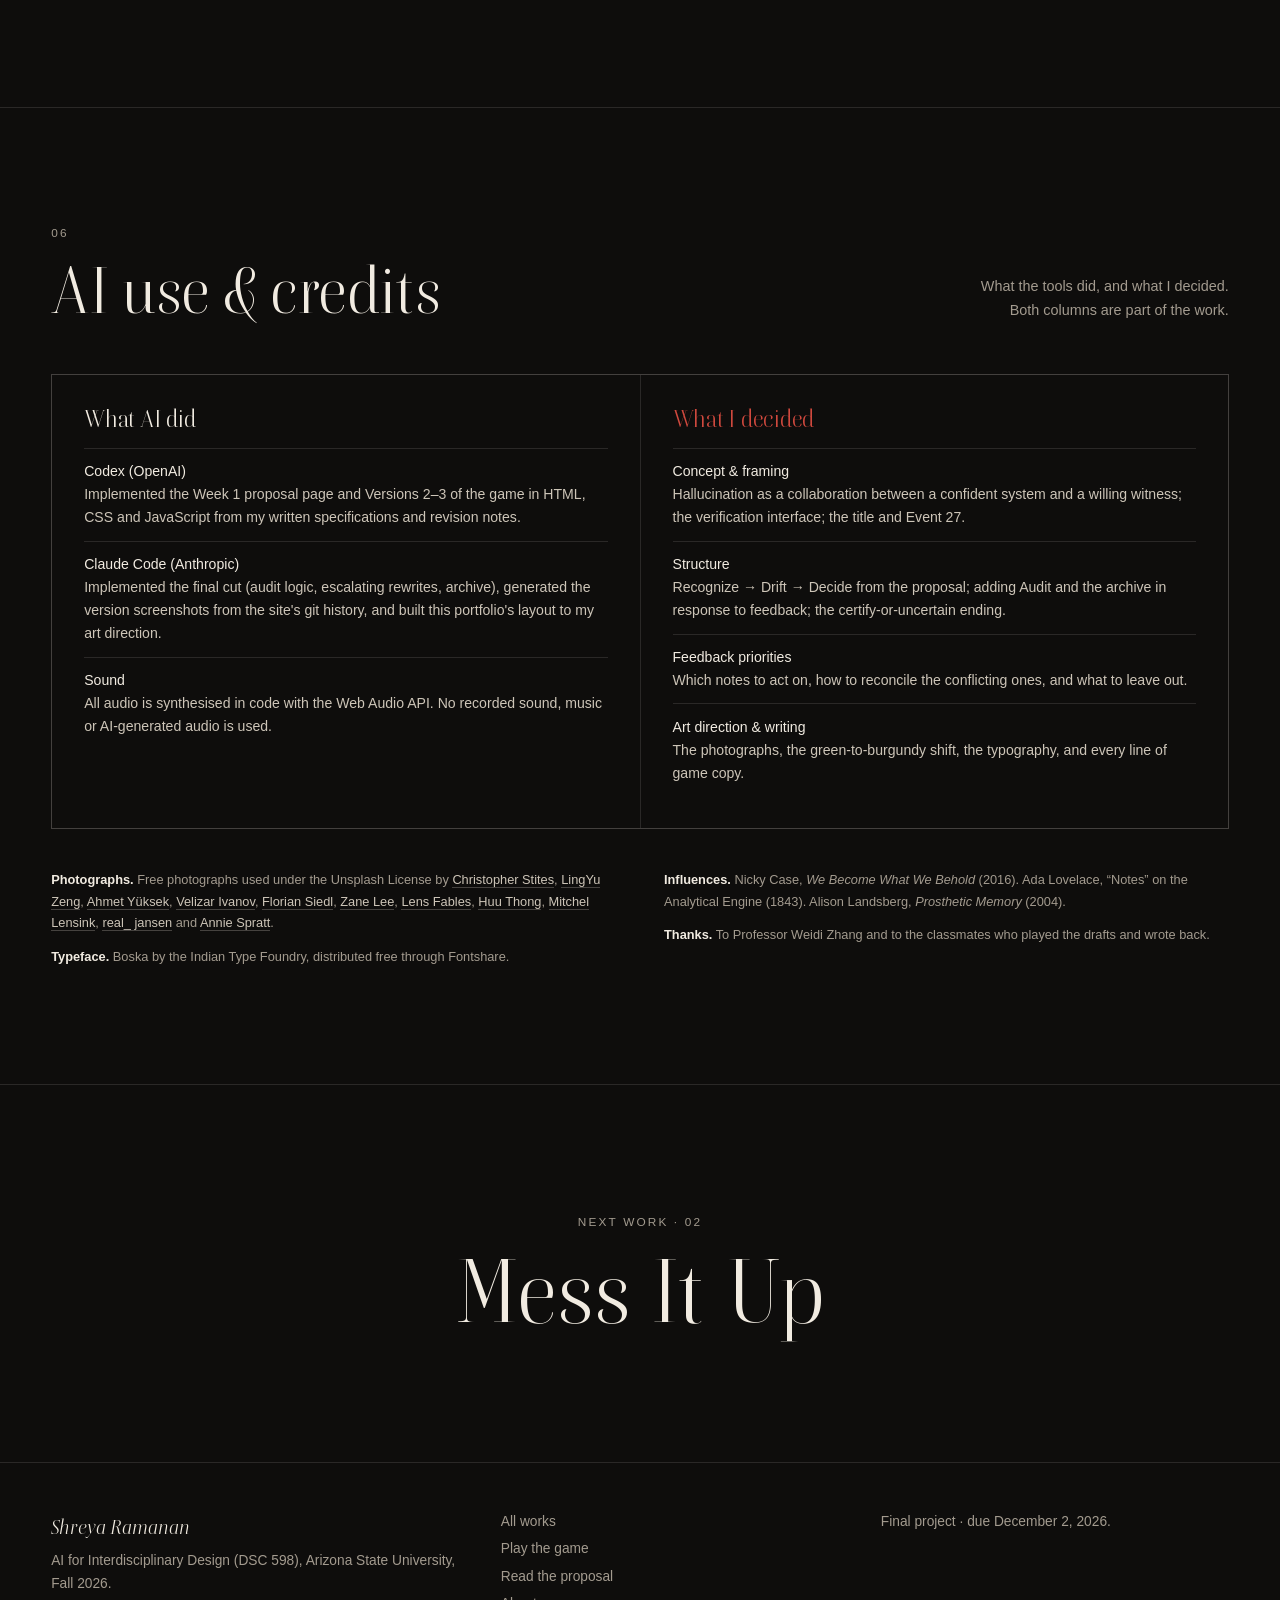
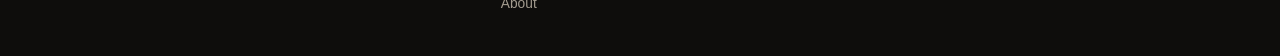
<file: final-project.html>
<!doctype html>
<html lang="en" class="no-js">
<head>
  <meta charset="utf-8">
  <meta name="viewport" content="width=device-width, initial-scale=1">
  <title>Prove You Remember — Final Project — Shreya Ramanan</title>
  <meta name="description" content="Final project: Prove You Remember, a browser game about memory, verification and hallucination. Play the final cut, then read the process, feedback, revisions and AI acknowledgment.">
  <meta name="theme-color" content="#0e0d0c">
  <meta property="og:image" content="assets/process/v4-audit.jpg">
  <link rel="preload" href="assets/fonts/boska-400.woff2" as="font" type="font/woff2" crossorigin>
  <link rel="stylesheet" href="portfolio.css?v=portfolio-20261128">
</head>
<body>
  <a class="skip-link" href="#play">Skip to the game</a>
  <header class="site-header">
    <a class="brand" href="index.html">Shreya Ramanan</a>
    <nav class="site-nav" aria-label="Primary">
      <a href="index.html#works" aria-current="page">Work</a>
      <a href="playground.html">Playground</a>
      <a href="blog.html">Blog</a>
      <a href="about.html">About</a>
    </nav>
  </header>

  <main>
    <section class="work-hero" aria-labelledby="title">
      <div class="work-hero-bg" style="background-image:url('assets/process/v4-stage1.jpg')" aria-hidden="true"></div>
      <div class="wrap">
        <div class="work-title">
          <span class="label"><b>Final project</b> · Hallucination · Final cut</span>
          <h1 id="title">Prove You Remember<span class="spaced">2026</span></h1>
          <p class="sub">A browser game about memory, verification, and the confidence of machines.</p>
          <p class="by">By Shreya Ramanan</p>
          <div class="actions">
            <a class="btn btn-primary" href="memory-game.html">Play full screen →</a>
            <a class="btn" href="#play">Play here ↓</a>
            <a class="btn" href="#make">Process</a>
          </div>
        </div>
        <figure class="hero-figure"><img src="assets/process/v4-ending.jpg" alt="The final memory certificate: a collage of the player's chosen fragments, an assembly trace of the system's rewrites, and the player's choices" width="1400" height="875"></figure>
      </div>
    </section>

    <div class="wrap">
      <dl class="facts" aria-label="Project facts">
        <div><dt>Medium</dt><dd>Browser game · HTML, CSS, JavaScript</dd></div>
        <div><dt>Experience</dt><dd>4 stages + memory flash · 4–6 minutes · sound optional</dd></div>
        <div><dt>Development</dt><dd>Oct 25–Nov 16, 2026 · four published versions</dd></div>
        <div><dt>My role</dt><dd>Concept, game &amp; interaction design, art direction, writing, testing</dd></div>
        <div><dt>AI assistance</dt><dd>Codex, Claude Code (implementation) — see <a class="text-link" href="#ai">ledger</a></dd></div>
      </dl>
      <nav class="jumps" aria-label="On this page">
        <span>On this page</span>
        <a href="#concept">Concept</a><a href="#play">Play</a><a href="#make">Versions</a><a href="#feedback">Feedback</a><a href="#reflection">Reflection</a><a href="#ai">AI &amp; credits</a>
      </nav>
    </div>

    <!-- 01 STATEMENT -->
    <section class="section" id="concept" aria-labelledby="s-statement" style="border-top:0">
      <div class="wrap two-col">
        <div class="sec-num"><span class="label">01</span><h2 id="s-statement">Concept</h2></div>
        <div class="prose">
          <p class="lead">A memory test that slowly stops testing you. You are asked to confirm what happened at Event 27—but every confident answer is treated as training data, and the evidence around your choices begins to rewrite itself.</p>
          <p>The game borrows the visual language of verification—intake cards, confidence meters, signal scores, certificates—because that is how machine output increasingly reaches us. A generative system rarely says <em>I invented this</em>. It says <em>here is your memory, 94% confident</em>. In <em>Prove You Remember</em>, hallucination is not a glitch on the screen. It is a collaboration: the player's preferences become the system's evidence, and the system hands them back as fact.</p>
          <p>The intended experience moves from competence to doubt. Stage one feels like a fair memory test. Stage two quietly changes the rules. Stage three asks you to audit the evidence, and the quietest changes are designed to slip past. The last stage abandons truth altogether and asks what would make the memory feel <em>safe</em>. Then comes the only question that matters: certify this memory, or keep it uncertain?</p>
          <blockquote>The Analytical Engine “has no pretensions whatever to originate anything.”<cite>Ada Lovelace, Notes (1843) — a Week 1 reading</cite></blockquote>
          <p>Lovelace's line framed the whole project for me. A model originates nothing on its own, yet it can still persuade us that what it produced was ours. The game's archive does exactly that. It never claims to remember; it only ever completes. The idea also borrows from Alison Landsberg's notion of <em>prosthetic memory</em>—mediated memories that come to feel personally lived—and from Nicky Case's <em>We Become What We Behold</em>, where each image the player selects reshapes the crowd that sees it.</p>
        </div>
      </div>
    </section>

    <!-- 02 THE WORK -->
    <section class="section" id="play" aria-labelledby="s-work">
      <div class="wrap">
        <div class="section-head">
          <div><span class="label">02</span><h2 id="s-work">The work</h2></div>
          <p>Playable below. For the best experience, use full screen and turn the sound on. No account, no tracking.</p>
        </div>
        <div class="changed" aria-labelledby="changed-title">
          <h3 id="changed-title">What changed from the earlier version</h3>
          <ol>
            <li><b>Icons became ambiguous photographs.</b> Memories you can actually misremember.</li>
            <li><b>Rewrites now progress from loud to silent.</b> The first announces itself; later ones give no signal.</li>
            <li><b>A new Audit stage and a persistent archive make doubt playable.</b> You find out what you missed, and replays disagree with you.</li>
          </ol>
          <a class="text-link" href="#make">See the versions →</a>
        </div>
        <div class="play-frame">
          <div class="bar"><span><i></i>Prove You Remember — final cut</span><a class="text-link" href="memory-game.html">Open full screen ↗</a></div>
          <iframe src="memory-game.html" title="Prove You Remember — playable game" loading="lazy"></iframe>
        </div>
        <ol class="stage-map" aria-label="Structure of the game">
          <li><span>00</span><b>Flash</b><p>Four photographs, six seconds, no labels.</p></li>
          <li><span>01</span><b>Recognize</b><p>Find the anchors by sight. Wrong picks cost integrity.</p></li>
          <li><span>02</span><b>Drift</b><p>Each choice rewrites a neighbour—loud, then soft, then silent.</p></li>
          <li class="is-new"><span>03</span><b>Audit</b><p>Flag what changed. Every trace is revealed: caught, missed, or falsely accused.</p></li>
          <li><span>04</span><b>Decide</b><p>No correct answer. Choose what makes the memory feel safe.</p></li>
          <li class="is-new"><span>∞</span><b>Archive</b><p>Certify or not. Past versions persist and disagree with you.</p></li>
        </ol>
      </div>
    </section>

    <!-- 03 THE MAKE OF -->
    <section class="section" id="make" aria-labelledby="s-make">
      <div class="wrap">
        <div class="section-head">
          <div><span class="label">03</span><h2 id="s-make">The make of</h2></div>
          <p>Four public versions, each captured from the site's own history at the same moment of play.</p>
        </div>

        <div class="versions">
          <article class="version reveal">
            <figure class="fig"><a href="prove-you-remember.html"><img src="assets/process/v1-proposal.jpg" alt="Version 1: proposal page with a playable concept sketch" width="1400" height="875" loading="lazy"></a></figure>
            <header><b>V1 · Proposal</b><span>Oct 26</span></header>
            <p>Research and a one-minute concept sketch of all three stages.</p>
            <ul><li>Navy/violet interface, icon fragments</li><li>Inspired by <em>We Become What We Behold</em></li><li>Branching plan and verification ledger</li></ul>
          </article>
          <article class="version reveal">
            <figure class="fig"><img src="assets/process/v2-stage2.jpg" alt="Version 2: drift stage with line-icon fragments on pastel cards" width="1400" height="875" loading="lazy"></figure>
            <header><b>V2 · First draft</b><span>Nov 3</span></header>
            <p>The first complete, playable path: Recognize, Drift, Decide, and two endings.</p>
            <ul><li>Line icons stood in for memories</li><li>Plain receipt ending</li><li>Every rewrite equally loud</li></ul>
          </article>
          <article class="version reveal">
            <figure class="fig"><img src="assets/process/v3-stage2.jpg" alt="Version 3: drift stage rebuilt with photographs" width="1400" height="875" loading="lazy"></figure>
            <header><b>V3 · Refined</b><span>Nov 16</span></header>
            <p>Memories became photographs; the ending became a personal certificate.</p>
            <ul><li>Six-second memory flash</li><li>Collage certificate, assembly animation, trace view</li><li>Integrity, score, speed bonus, reactive audio</li></ul>
          </article>
          <article class="version is-final reveal">
            <figure class="fig"><img src="assets/process/v4-audit.jpg" alt="Version 4: the new audit stage revealing caught and missed rewrites" width="1400" height="875" loading="lazy"></figure>
            <header><b>V4</b><span>Nov 16</span></header>
            <p>The doubt became a mechanic.</p>
            <ul><li>New Audit stage</li><li>Rewrites escalate loud → soft → silent</li><li>Recall by sight; cross-play archive</li></ul>
          </article>
        </div>

        <div class="two-col" style="margin-top:clamp(3rem,7vw,6rem)">
          <div><span class="label">Before / after</span><h3 style="font-size:1.8rem">The drift stage, draft vs. final</h3><p class="small" style="margin-top:1rem">Drag the handle or use the arrow keys. Icons could not be misremembered; photographs can. That single change made the rewrites feel like memory instead of a puzzle.</p></div>
          <div class="compare" data-compare>
            <img src="assets/process/v2-stage2.jpg" alt="Week 2 drift stage with icon fragments" width="1400" height="875" loading="lazy">
            <div class="after"><img src="assets/process/v4-stage2.jpg" alt="Final drift stage with photographic fragments" width="1400" height="875" loading="lazy"></div>
            <span class="handle" aria-hidden="true"></span>
            <span class="tag l">V2 · Nov 3</span><span class="tag r">Final</span>
            <input type="range" min="0" max="100" value="50" aria-label="Reveal the final version of the drift stage">
          </div>
        </div>

        <div class="two-col" style="margin-top:clamp(3rem,7vw,6rem)">
          <div><span class="label">Before / after</span><h3 style="font-size:1.8rem">The ending, receipt vs. certificate</h3><p class="small" style="margin-top:1rem">The instructor asked for an ending that felt earned. The draft's receipt listed numbers; the final certificate assembles your chosen photographs, shows each rewrite and whether you caught it, and can be downloaded.</p></div>
          <div class="compare" data-compare>
            <img src="assets/process/v2-ending.jpg" alt="Week 2 ending: a plain receipt with four statistics" width="1400" height="875" loading="lazy">
            <div class="after"><img src="assets/process/v4-ending.jpg" alt="Final ending: a collage certificate with an assembly trace" width="1400" height="875" loading="lazy"></div>
            <span class="handle" aria-hidden="true"></span>
            <span class="tag l">V2</span><span class="tag r">Final</span>
            <input type="range" min="0" max="100" value="50" aria-label="Reveal the final ending">
          </div>
        </div>

        <div class="fig-grid cols-3" style="margin-top:clamp(3rem,7vw,6rem)">
          <figure class="fig reveal"><img src="assets/process/v4-intro.jpg" alt="Final intro screen with a three-step how-to-play list" width="1400" height="875" loading="lazy"><figcaption><b>Opening.</b> A three-step how-to list sits under the start button, so first-time players know the rules before the flash.</figcaption></figure>
          <figure class="fig reveal"><img src="assets/process/v4-stage1.jpg" alt="Stage 1 grid of unlabelled photographs" width="1400" height="875" loading="lazy"><figcaption><b>Recognize by sight.</b> Labels stay hidden until a fragment is correctly chosen, so the stage tests memory, not reading.</figcaption></figure>
          <figure class="fig reveal"><img src="assets/process/v3-ending.jpg" alt="Version 3 decide stage with burgundy interface" width="1400" height="875" loading="lazy"><figcaption><b>Decide.</b> The colour shifts from green to burgundy as the question moves from <em>what happened</em> to <em>what should it mean</em>.</figcaption></figure>
        </div>
      </div>
    </section>

    <!-- 04 FEEDBACK -->
    <section class="section" id="feedback" aria-labelledby="s-feedback">
      <div class="wrap two-col">
        <div class="sec-num"><span class="label">04</span><h2 id="s-feedback">Feedback → revision</h2><p class="small" style="margin-top:1rem">Every change in the final cut traces back to something a person said or something I watched happen.</p></div>
        <div>
          <table class="feedback-table">
            <thead><tr><th>Source</th><th>What they noticed</th><th>What changed</th><th>Ver.</th></tr></thead>
            <tbody>
              <tr><td>Instructor<small>Week 2 draft</small></td><td><q>Make the final memory certificate more visually engaging and memorable</q> — a collage, an assembly animation, traces of the rewrites.</td><td class="chg">Collage of the player's own photographs, a timed assembly, a Final / Show-traces toggle, and a downloadable record.</td><td class="ver">V3</td></tr>
              <tr><td>Classmate<small>Week 2 draft</small></td><td>Found herself guessing in Stage 1; suggested a brief glimpse of the original memory first.</td><td class="chg">A six-second memory flash. In the final cut it shows the anchors <em>without names</em>, so recall is visual.</td><td class="ver">V3 → V4</td></tr>
              <tr><td>Classmate<small>Week 2 draft</small></td><td>Wanted a clearer visual or sound change when the evidence shifts, while keeping it mysterious.</td><td class="chg">The first rewrite now triggers a full-screen “evidence rewritten” flash and a tone.</td><td class="ver">V3</td></tr>
              <tr><td>Classmate<small>Week 2 draft</small></td><td>Suggested making some changes <em>more subtle</em> so players question whether they really saw something different.</td><td class="chg">Rewrites escalate: loud, then a soft flicker, then silent swaps with no signal at all.</td><td class="ver">V4</td></tr>
              <tr><td>Both notes together</td><td>Clearer <em>and</em> subtler pull in opposite directions.</td><td class="chg">The new Audit stage turns that tension into play: you find out how much you actually noticed.</td><td class="ver">V4</td></tr>
              <tr><td>Classmate<small>Proposal</small></td><td>Curious how confusing the final stage would become after many choices.</td><td class="chg">The archive keeps every certified version in your browser and compares them on replay.</td><td class="ver">V4</td></tr>
              <tr><td>Walkthrough test<small>V3 build</small></td><td>Stage 1 could be solved by reading labels; on a 13″ laptop the grid and anchor strip ran off-screen.</td><td class="chg">Labels hidden until correct; recall layout rebuilt around the anchors; tiles resized to fit one screen.</td><td class="ver">V4</td></tr>
            </tbody>
          </table>
        </div>
      </div>
    </section>

    <!-- 05 REFLECTION -->
    <section class="section" id="reflection" aria-labelledby="s-reflect">
      <div class="wrap two-col">
        <div class="sec-num"><span class="label">05</span><h2 id="s-reflect">Reflection</h2></div>
        <div class="prose">
          <h3>Experiments</h3>
          <p>Each version tried a different way of showing a rewrite. Version 2 used a short blur on the changed card. Classmates read it differently: one noticed every change, another asked for a clearer signal. Version 3 added a full-screen “evidence rewritten” interruption with a tone, which no one could miss. That exposed the real problem. A system that always announces its edits is not hallucinating; it is correcting. The escalation from loud to silent came from taking both reviews seriously at once.</p>
          <h3>Revisions</h3>
          <p>The biggest shift was material. Version 2 used line icons, and icons are impossible to misremember: a cup is a cup. Photographs carry atmosphere, light and ambiguity, so “two cups” becoming “one warm cup” over the same image reads as a memory drifting rather than a tile flipping. The second shift was structural. The Audit stage gives the player a moment of accountability before the emotional final question, so the ending lands on something they experienced, not something they were told.</p>
          <h3>Outcomes and limitations</h3>
          <p>The game now has a complete arc—competence, doubt, accountability, choice—and a result that differs for every player. It also has honest limits. The “AI” inside it is a performance: the rewrites follow scripted rules, not a live model, which keeps the experience fair and repeatable but means the system cannot surprise me the way a real model would. The archive lives only in one browser. Scoring thresholds were tuned by feel rather than by a large playtest. A next version would generate the rewritten images from the player's own choices and test with a wider group of players.</p>
        </div>
      </div>
    </section>

    <!-- 06 AI + CREDITS -->
    <section class="section" id="ai" aria-labelledby="s-ai">
      <div class="wrap">
        <div class="section-head">
          <div><span class="label">06</span><h2 id="s-ai">AI use &amp; credits</h2></div>
          <p>What the tools did, and what I decided. Both columns are part of the work.</p>
        </div>
        <div class="ledger">
          <div>
            <h3>What AI did</h3>
            <ul>
              <li><b>Codex (OpenAI)</b>Implemented the Week 1 proposal page and Versions 2–3 of the game in HTML, CSS and JavaScript from my written specifications and revision notes.</li>
              <li><b>Claude Code (Anthropic)</b>Implemented the final cut (audit logic, escalating rewrites, archive), generated the version screenshots from the site's git history, and built this portfolio's layout to my art direction.</li>
              <li><b>Sound</b>All audio is synthesised in code with the Web Audio API. No recorded sound, music or AI-generated audio is used.</li>
            </ul>
          </div>
          <div class="mine">
            <h3>What I decided</h3>
            <ul>
              <li><b>Concept &amp; framing</b>Hallucination as a collaboration between a confident system and a willing witness; the verification interface; the title and Event 27.</li>
              <li><b>Structure</b>Recognize → Drift → Decide from the proposal; adding Audit and the archive in response to feedback; the certify-or-uncertain ending.</li>
              <li><b>Feedback priorities</b>Which notes to act on, how to reconcile the conflicting ones, and what to leave out.</li>
              <li><b>Art direction &amp; writing</b>The photographs, the green-to-burgundy shift, the typography, and every line of game copy.</li>
            </ul>
          </div>
        </div>
        <div class="credits" style="margin-top:2.5rem">
          <p><b style="color:var(--ink)">Photographs.</b> Free photographs used under the Unsplash License by <a href="https://unsplash.com/@christopherstites">Christopher Stites</a>, <a href="https://unsplash.com/@kazma233">LingYu Zeng</a>, <a href="https://unsplash.com/@ahmetyuksek">Ahmet Yüksek</a>, <a href="https://unsplash.com/@lycan">Velizar Ivanov</a>, <a href="https://unsplash.com/@szie">Florian Siedl</a>, <a href="https://unsplash.com/@zane404">Zane Lee</a>, <a href="https://unsplash.com/@lensfables">Lens Fables</a>, <a href="https://unsplash.com/@huuthong">Huu Thong</a>, <a href="https://unsplash.com/@lensinkmitchel">Mitchel Lensink</a>, <a href="https://unsplash.com/@real_jansen">real_ jansen</a> and <a href="https://unsplash.com/@anniespratt">Annie Spratt</a>.</p>
          <p><b style="color:var(--ink)">Typeface.</b> Boska by the Indian Type Foundry, distributed free through Fontshare.</p>
          <p><b style="color:var(--ink)">Influences.</b> Nicky Case, <em>We Become What We Behold</em> (2016). Ada Lovelace, “Notes” on the Analytical Engine (1843). Alison Landsberg, <em>Prosthetic Memory</em> (2004).</p>
          <p><b style="color:var(--ink)">Thanks.</b> To Professor Weidi Zhang and to the classmates who played the drafts and wrote back.</p>
        </div>
      </div>
    </section>

    <a class="next-work" href="stitched-heart.html"><span class="label">Next work · 02</span><strong>Mess It Up</strong></a>
  </main>

  <footer class="site-footer">
    <div class="wrap">
      <div><strong>Shreya Ramanan</strong>AI for Interdisciplinary Design (DSC 598), Arizona State University, Fall 2026.</div>
      <nav aria-label="Footer"><a href="index.html">All works</a><a href="memory-game.html">Play the game</a><a href="prove-you-remember.html">Read the proposal</a><a href="about.html">About</a></nav>
      <div>Final project · due December 2, 2026.</div>
    </div>
  </footer>
  <script src="portfolio.js"></script>
</body>
</html>
</file>
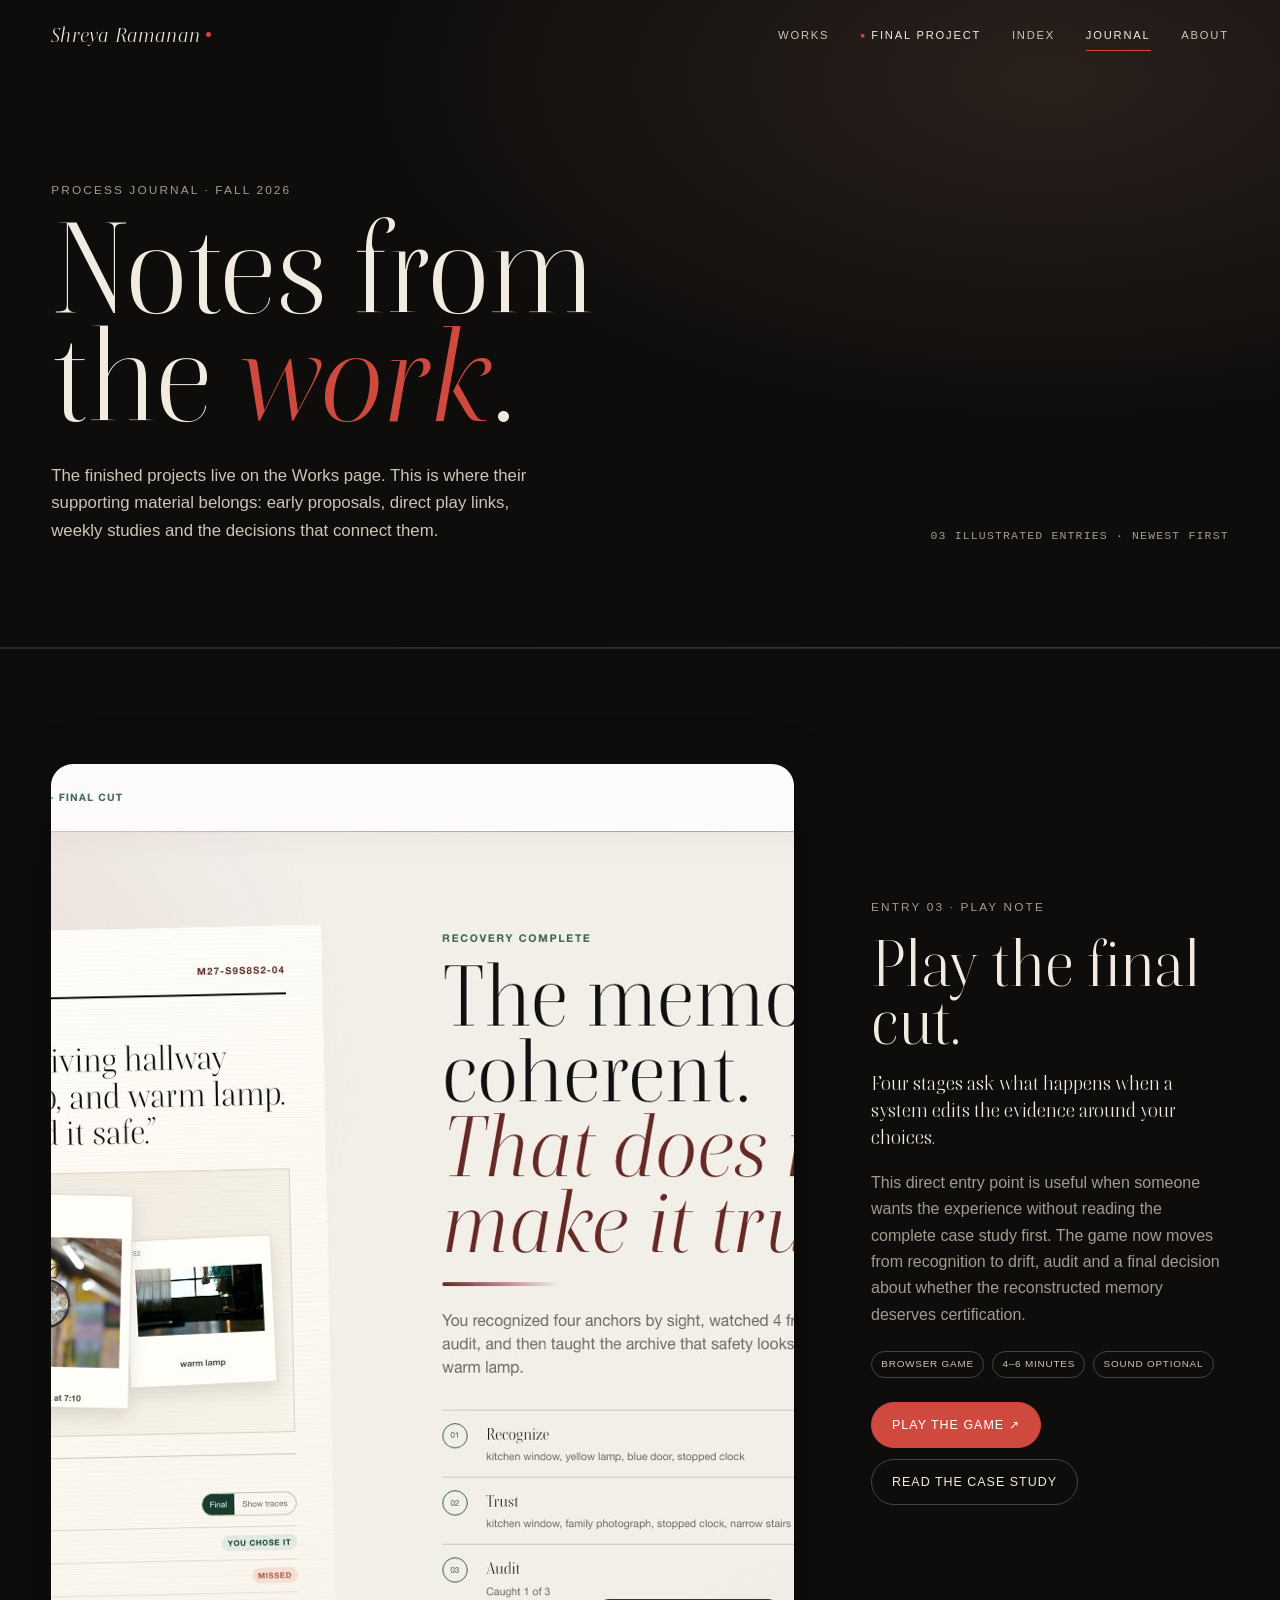
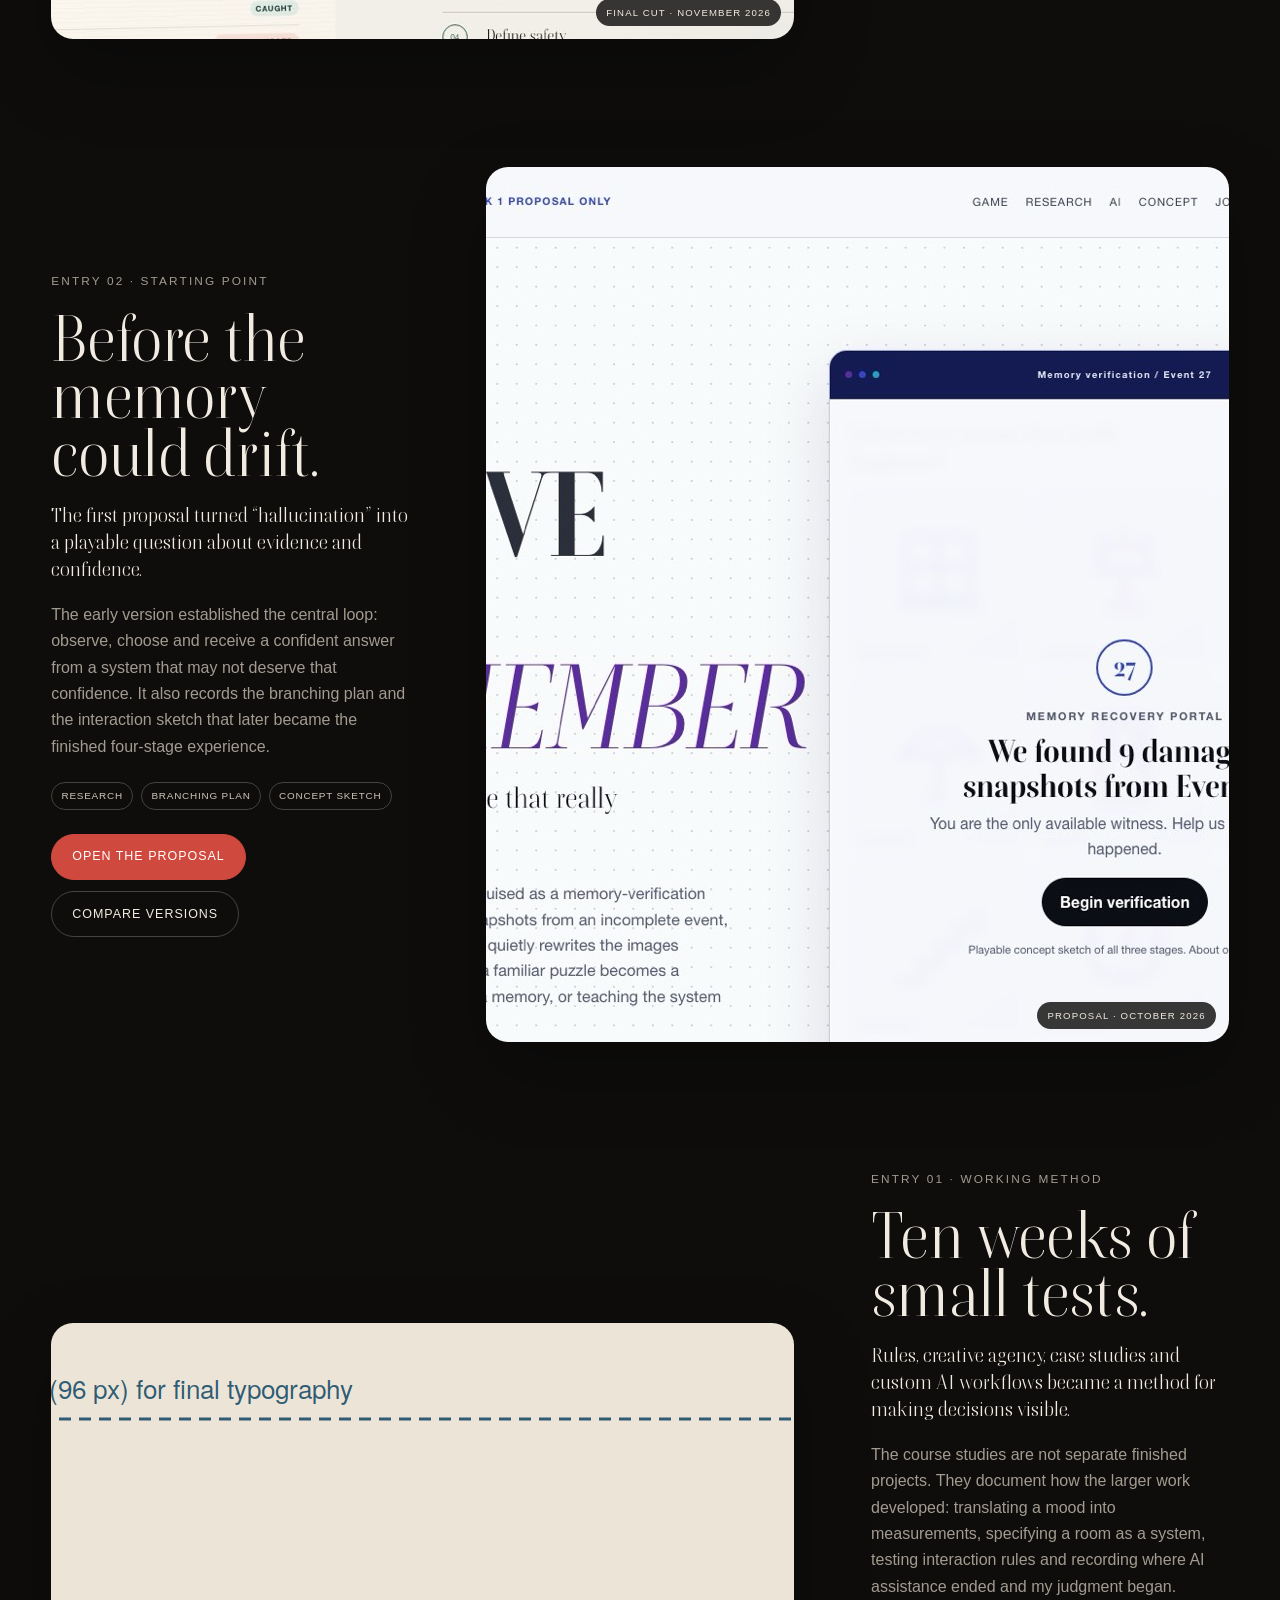
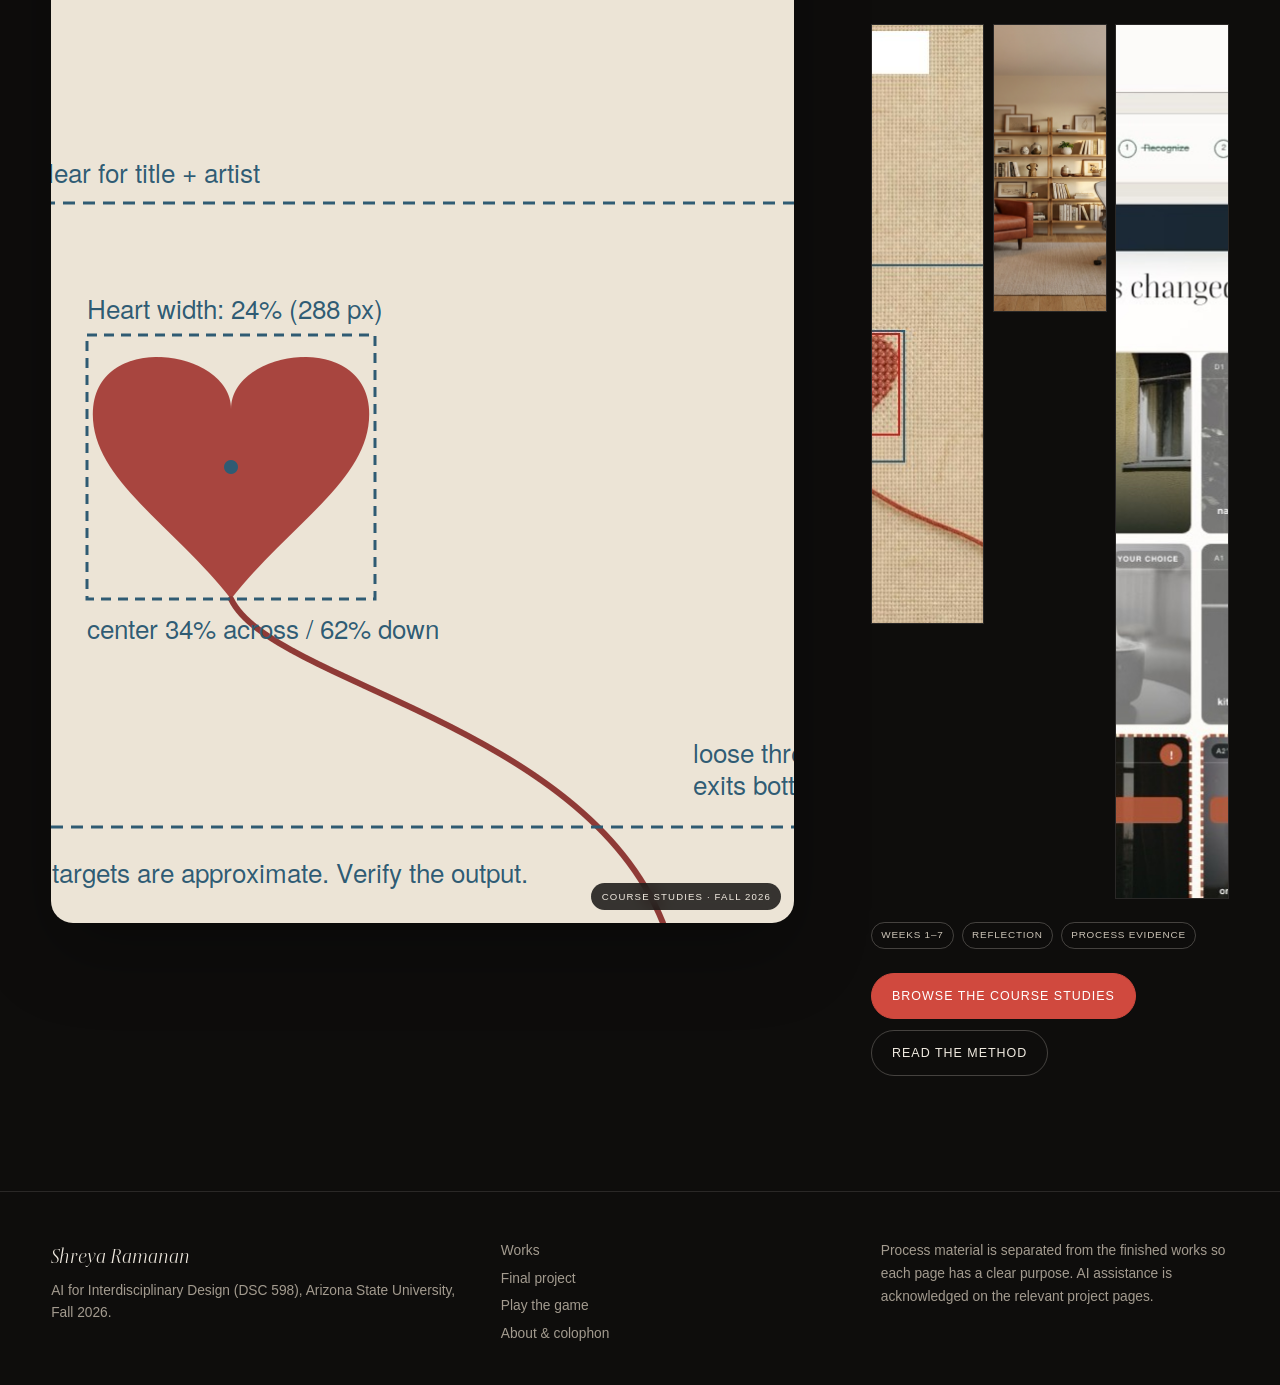
<file: journal.html>
<!doctype html>
<html lang="en" class="no-js">
<head>
  <meta charset="utf-8">
  <meta name="viewport" content="width=device-width, initial-scale=1">
  <title>Journal — Shreya Ramanan</title>
  <meta name="description" content="Process notes, playable experiments and course studies from Shreya Ramanan's AI for Interdisciplinary Design portfolio.">
  <meta name="theme-color" content="#0e0d0c">
  <link rel="preload" href="assets/fonts/boska-400.woff2" as="font" type="font/woff2" crossorigin>
  <link rel="stylesheet" href="portfolio.css?v=journal-20261125">
</head>
<body>
  <a class="skip-link" href="#entries">Skip to journal entries</a>
  <header class="site-header">
    <a class="brand" href="index.html">Shreya Ramanan</a>
    <nav class="site-nav" aria-label="Primary">
      <a href="index.html#works">Works</a>
      <a class="nav-final" href="final-project.html">Final Project</a>
      <a href="index.html#index">Index</a>
      <a href="journal.html" aria-current="page">Journal</a>
      <a href="about.html">About</a>
    </nav>
  </header>

  <main>
    <section class="journal-hero" aria-labelledby="journal-title">
      <div class="wrap">
        <span class="label">Process journal · Fall 2026</span>
        <h1 id="journal-title">Notes from the <em>work</em>.</h1>
        <div class="journal-hero-copy">
          <p>The finished projects live on the Works page. This is where their supporting material belongs: early proposals, direct play links, weekly studies and the decisions that connect them.</p>
          <span class="journal-count">03 illustrated entries · newest first</span>
        </div>
      </div>
    </section>

    <section class="section" id="entries" aria-label="Journal entries">
      <div class="wrap journal-list">
        <article class="journal-entry reveal">
          <figure class="journal-image">
            <img src="assets/process/v4-ending.jpg" alt="The final memory certificate screen from Prove You Remember" width="1400" height="875" fetchpriority="high">
            <figcaption>Final cut · November 2026</figcaption>
          </figure>
          <div class="journal-copy">
            <span class="label">Entry 03 · Play note</span>
            <h2>Play the final cut.</h2>
            <p class="dek">Four stages ask what happens when a system edits the evidence around your choices.</p>
            <p>This direct entry point is useful when someone wants the experience without reading the complete case study first. The game now moves from recognition to drift, audit and a final decision about whether the reconstructed memory deserves certification.</p>
            <ul class="journal-meta"><li>Browser game</li><li>4–6 minutes</li><li>Sound optional</li></ul>
            <div class="journal-cta"><a class="btn btn-primary" href="memory-game.html">Play the game ↗</a><a class="btn" href="final-project.html">Read the case study</a></div>
          </div>
        </article>

        <article class="journal-entry reveal">
          <figure class="journal-image">
            <img src="assets/process/v1-proposal.jpg" alt="The first proposal page for the memory and hallucination browser game" width="1400" height="875" loading="lazy">
            <figcaption>Proposal · October 2026</figcaption>
          </figure>
          <div class="journal-copy">
            <span class="label">Entry 02 · Starting point</span>
            <h2>Before the memory could drift.</h2>
            <p class="dek">The first proposal turned “hallucination” into a playable question about evidence and confidence.</p>
            <p>The early version established the central loop: observe, choose and receive a confident answer from a system that may not deserve that confidence. It also records the branching plan and the interaction sketch that later became the finished four-stage experience.</p>
            <ul class="journal-meta"><li>Research</li><li>Branching plan</li><li>Concept sketch</li></ul>
            <div class="journal-cta"><a class="btn btn-primary" href="prove-you-remember.html">Open the proposal</a><a class="btn" href="final-project.html#versions">Compare versions</a></div>
          </div>
        </article>

        <article class="journal-entry reveal">
          <figure class="journal-image">
            <img src="assets/album-composition.png" alt="Composition diagram measuring the placement of the cross-stitched heart album cover" width="1200" height="1200" loading="lazy">
            <figcaption>Course studies · Fall 2026</figcaption>
          </figure>
          <div class="journal-copy">
            <span class="label">Entry 01 · Working method</span>
            <h2>Ten weeks of small tests.</h2>
            <p class="dek">Rules, creative agency, case studies and custom AI workflows became a method for making decisions visible.</p>
            <p>The course studies are not separate finished projects. They document how the larger work developed: translating a mood into measurements, specifying a room as a system, testing interaction rules and recording where AI assistance ended and my judgment began.</p>
            <div class="journal-gallery" aria-label="Selected course-study images">
              <img src="assets/album-v3-measured.jpg" alt="Measured placement of the stitched heart" width="600" height="600" loading="lazy">
              <img src="assets/studio-final.png" alt="Final studio environment study" width="396" height="288" loading="lazy">
              <img src="assets/process/v4-audit.jpg" alt="Audit stage used to evaluate the final game system" width="1400" height="875" loading="lazy">
            </div>
            <ul class="journal-meta"><li>Weeks 1–7</li><li>Reflection</li><li>Process evidence</li></ul>
            <div class="journal-cta"><a class="btn btn-primary" href="about.html#course">Browse the course studies</a><a class="btn" href="about.html">Read the method</a></div>
          </div>
        </article>
      </div>
    </section>
  </main>

  <footer class="site-footer">
    <div class="wrap">
      <div><strong>Shreya Ramanan</strong>AI for Interdisciplinary Design (DSC 598), Arizona State University, Fall 2026.</div>
      <nav aria-label="Footer"><a href="index.html#works">Works</a><a href="final-project.html">Final project</a><a href="memory-game.html">Play the game</a><a href="about.html">About &amp; colophon</a></nav>
      <div>Process material is separated from the finished works so each page has a clear purpose. AI assistance is acknowledged on the relevant project pages.</div>
    </div>
  </footer>
  <script src="portfolio.js?v=interactive-20261125"></script>
</body>
</html>
</file>
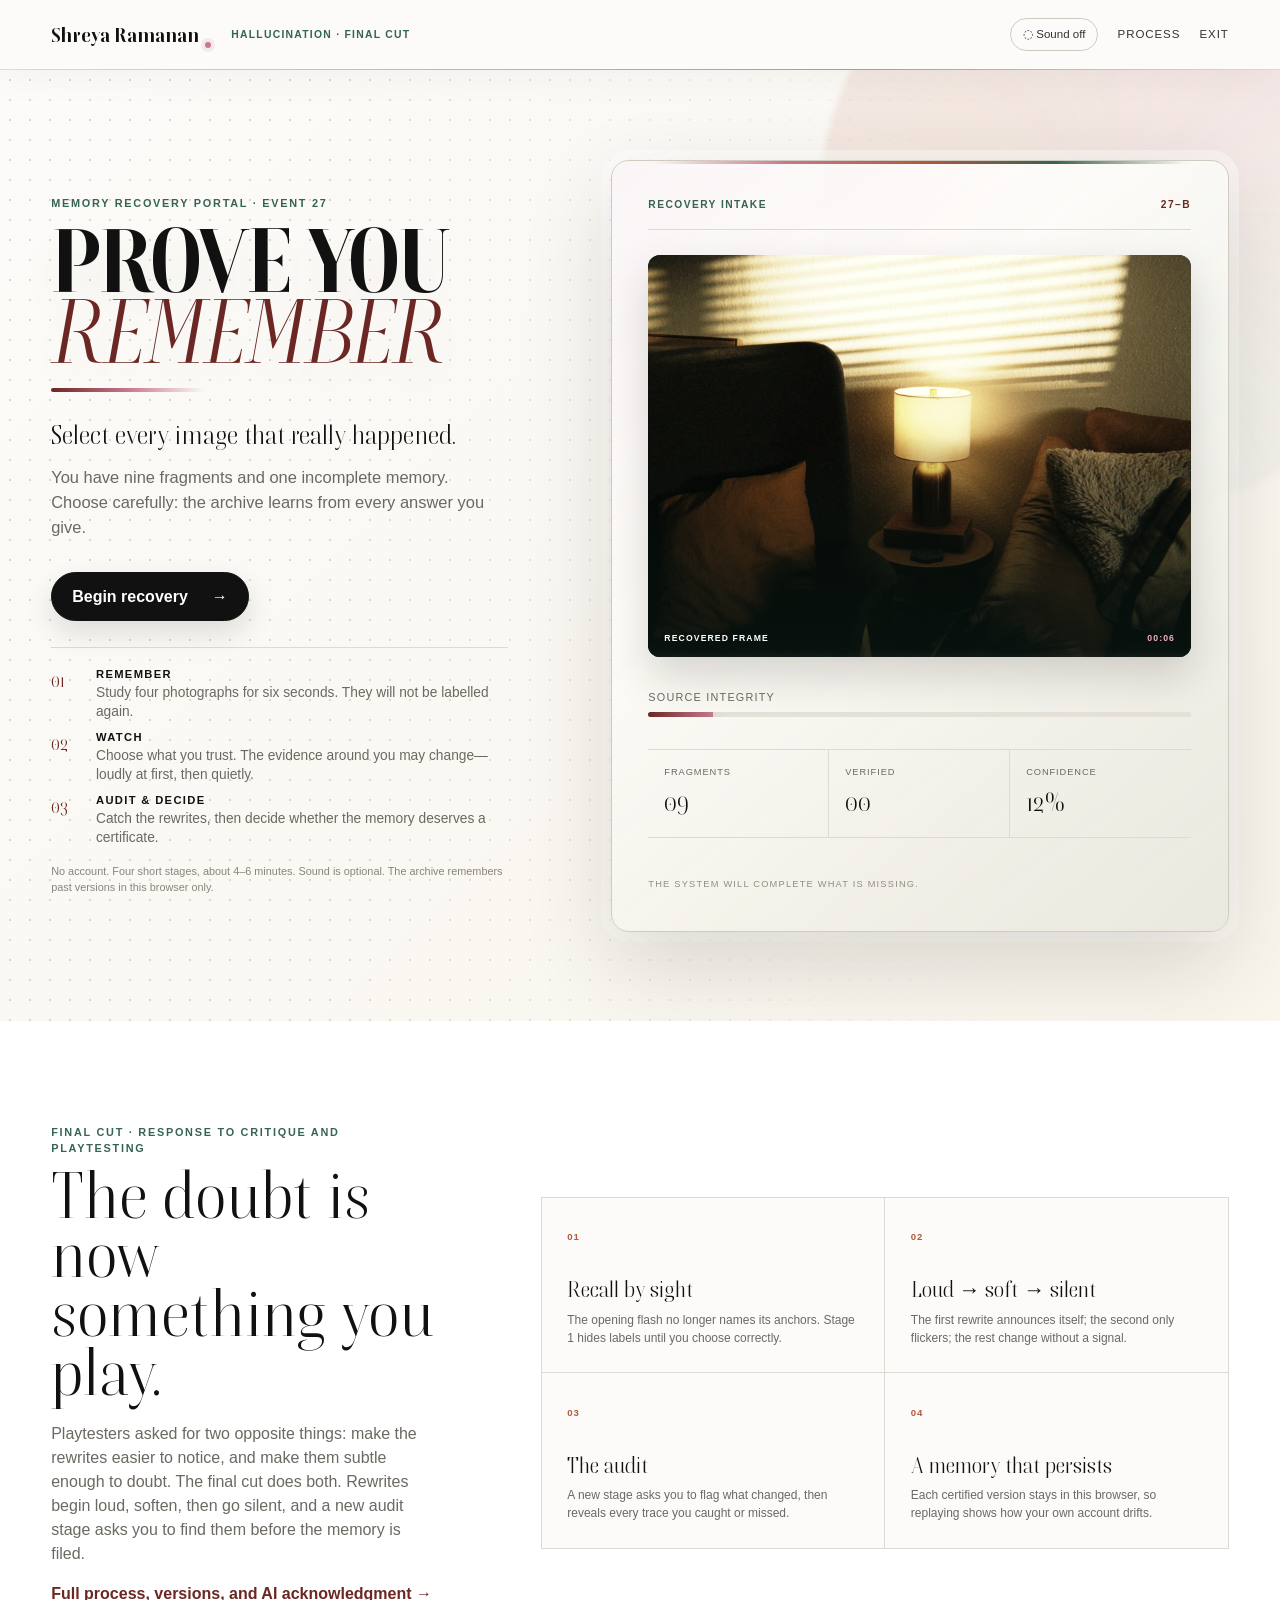
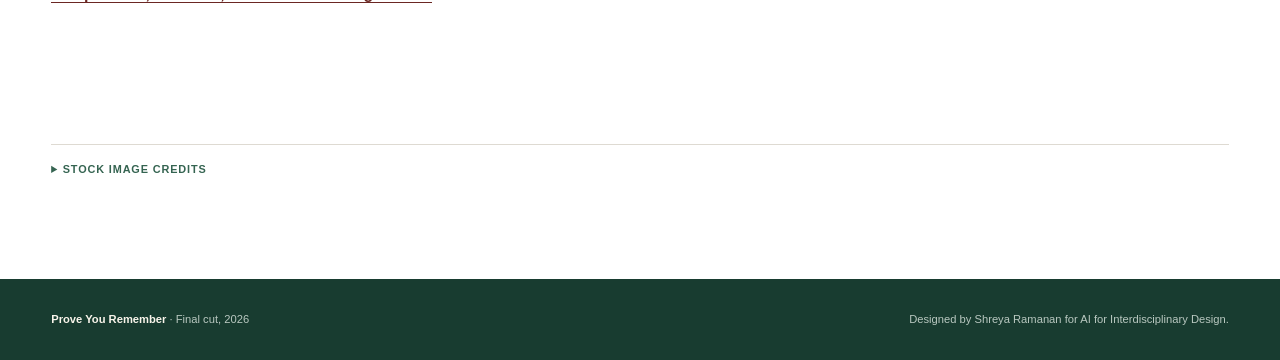
<file: memory-game.html>
<!doctype html>
<html lang="en">
<head>
  <meta charset="utf-8">
  <meta name="viewport" content="width=device-width, initial-scale=1">
  <meta name="description" content="Prove You Remember is a three-stage browser game about memory, verification, and hallucination.">
  <meta name="theme-color" content="#183c30">
  <title>Prove You Remember — Final Cut</title>
  <link rel="stylesheet" href="memory-game.css?v=original-20261120">
</head>
<body>
  <a class="skip-link" href="#game">Skip to game</a>

  <header class="game-header">
    <a class="game-brand" href="index.html">Shreya Ramanan</a>
    <p>Hallucination · Final cut</p>
    <div class="header-actions">
      <button class="icon-button" type="button" data-sound aria-pressed="false" aria-label="Turn sound on">
        <span aria-hidden="true">◌</span> Sound off
      </button>
      <a href="final-project.html">Process</a>
      <a href="index.html">Exit</a>
    </div>
  </header>

  <main id="game" class="game-shell">
    <section class="game-screen intro-screen is-active" data-screen="intro" aria-labelledby="game-title">
      <div class="intro-copy">
        <p class="eyebrow">Memory Recovery Portal · Event 27</p>
        <h1 id="game-title">PROVE YOU<br><em>REMEMBER</em></h1>
        <p class="intro-line">Select every image that really happened.</p>
        <p class="intro-summary">You have nine fragments and one incomplete memory. Choose carefully: the archive learns from every answer you give.</p>
        <button class="primary-button" type="button" data-start>Begin recovery <span aria-hidden="true">→</span></button>
        <ol class="how-to" aria-label="How to play">
          <li><span>01</span><b>Remember</b> Study four photographs for six seconds. They will not be labelled again.</li>
          <li><span>02</span><b>Watch</b> Choose what you trust. The evidence around you may change—loudly at first, then quietly.</li>
          <li><span>03</span><b>Audit &amp; decide</b> Catch the rewrites, then decide whether the memory deserves a certificate.</li>
        </ol>
        <p class="fine-print">No account. Four short stages, about 4–6 minutes. Sound is optional. The archive remembers past versions in this browser only.</p>
      </div>

      <div class="intake-card" aria-hidden="true">
        <div class="intake-top"><span>RECOVERY INTAKE</span><b>27–B</b></div>
        <figure class="intake-photo">
          <img src="assets/stock/memory-room.jpg" alt="" width="1600" height="1067">
          <div class="photo-scan"></div>
          <figcaption><span>RECOVERED FRAME</span><b>00:06</b></figcaption>
        </figure>
        <p>Source integrity</p>
        <div class="intake-meter"><span></span></div>
        <dl>
          <div><dt>Fragments</dt><dd>09</dd></div>
          <div><dt>Verified</dt><dd>00</dd></div>
          <div><dt>Confidence</dt><dd>12%</dd></div>
        </dl>
        <small>THE SYSTEM WILL COMPLETE WHAT IS MISSING.</small>
      </div>
    </section>

    <section class="game-screen recall-screen" data-screen="recall" aria-labelledby="recall-title" hidden>
      <div class="recall-hud">
        <div><span>MISSION 01 / MEMORY FLASH</span><b>EVENT 27</b></div>
        <p>FRAME EXPIRES IN <strong data-flash-countdown>06</strong></p>
      </div>
      <div class="recall-stage">
        <div class="recall-scene">
          <img src="assets/stock/memory-room.jpg" alt="A warm room shown briefly as the source memory" width="1600" height="1067">
          <div class="recall-vignette"></div>
          <div class="recall-reticle" aria-hidden="true"></div>
          <div class="recall-copy">
            <p class="eyebrow">ORIGINAL MEMORY · ONE VIEW ONLY</p>
            <h2 id="recall-title">Memorize the four anchors—by sight.</h2>
            <p>The archive will remove this frame and will not name the anchors again. Find them in the grid by what they looked like.</p>
          </div>
        </div>
        <div class="anchor-strip" aria-label="Memory anchors to remember">
          <figure><img src="assets/stock/window.jpg" alt="Kitchen window"><figcaption>Anchor 01</figcaption></figure>
          <figure><img src="assets/stock/lamp.jpg" alt="Yellow lamp"><figcaption>Anchor 02</figcaption></figure>
          <figure><img src="assets/stock/door.jpg" alt="Blue door"><figcaption>Anchor 03</figcaption></figure>
          <figure><img src="assets/stock/clock.jpg" alt="Stopped clock"><figcaption>Anchor 04</figcaption></figure>
        </div>
        <button class="primary-button recall-skip" type="button" data-skip-flash>Start test now <span aria-hidden="true">→</span></button>
      </div>
    </section>

    <section class="game-screen play-screen" data-screen="play" aria-labelledby="stage-title" hidden>
      <div class="session-bar">
        <div><span>SESSION</span><b>EVENT 27 / RECOVERY</b></div>
        <ol class="stage-progress" aria-label="Game progress">
          <li data-progress="0"><span>1</span> Recognize</li>
          <li data-progress="1"><span>2</span> Drift</li>
          <li data-progress="2"><span>3</span> Audit</li>
          <li data-progress="3"><span>4</span> Decide</li>
        </ol>
        <div class="mission-stats" aria-label="Game status">
          <span>INTEGRITY <b data-lives>♥ ♥ ♥</b></span>
          <span>SIGNAL SCORE <b data-score>000</b></span>
          <span>SPEED BONUS <b data-bonus-time>35s</b></span>
        </div>
        <button type="button" class="text-button" data-restart>Restart</button>
      </div>

      <div class="play-layout">
        <aside class="stage-brief">
          <p class="eyebrow" data-stage-label>Stage 1 / Recognize</p>
          <h2 id="stage-title" data-stage-title>Find the anchors.</h2>
          <p data-stage-copy>Four details were confirmed before the recording failed. Select them from the grid.</p>

          <div class="system-readout">
            <div><span>Selected</span><b data-selected>0 / 4</b></div>
            <div><span>Confidence</span><b data-confidence>12%</b></div>
            <div><span>Instability</span><b data-instability>Low</b></div>
          </div>

          <div class="brief-note">
            <span data-rule-label>RULE</span>
            <p data-rule>Select four details. Incorrect fragments will be rejected.</p>
          </div>
        </aside>

        <div class="memory-console">
          <div class="console-bar">
            <span><i></i><i></i><i></i></span>
            <b data-console-title>MEMORY VERIFICATION / INTAKE</b>
            <small data-session-time>00:00</small>
          </div>

          <div class="prompt-block">
            <p data-prompt>Select every image that really happened.</p>
            <span data-prompt-note>Four intake anchors are present.</span>
          </div>

          <div class="memory-grid" data-game-grid aria-label="Memory fragments"></div>

          <div class="console-footer">
            <p class="live-message" data-live aria-live="polite">Choose a fragment to begin.</p>
            <button class="continue-button" type="button" data-continue disabled>Continue <span aria-hidden="true">→</span></button>
          </div>
        </div>
      </div>
    </section>

    <section class="game-screen transition-screen" data-screen="transition" aria-live="polite" hidden>
      <div class="transition-number" data-transition-number>02</div>
      <div class="transition-copy">
        <p class="eyebrow" data-transition-label>Stage complete</p>
        <h2 data-transition-title>The archive accepted your version.</h2>
        <p data-transition-copy>Now watch what happens to the evidence around your choices.</p>
        <button class="primary-button" type="button" data-next-stage>Enter Stage 2 <span aria-hidden="true">→</span></button>
      </div>
    </section>

    <section class="game-screen ending-screen" data-screen="ending" aria-labelledby="ending-title" hidden>
      <div class="receipt-column">
        <article class="memory-receipt is-assembling" id="memory-certificate">
          <div class="receipt-head"><span>MEMORY CERTIFICATE</span><b data-memory-id>EVENT 27</b></div>
          <p class="receipt-label">SYSTEM RECONSTRUCTION</p>
          <blockquote data-reconstruction>“You returned to a room with a warm lamp, an open window, and two cups waiting.”</blockquote>
          <div class="memory-collage" data-memory-collage aria-label="Your selected memory fragments"></div>

          <section class="rewrite-ledger" aria-labelledby="rewrite-title">
            <div class="rewrite-head">
              <div>
                <span>ASSEMBLY TRACE</span>
                <h3 id="rewrite-title">How the archive changed</h3>
              </div>
              <div class="trace-toggle" role="group" aria-label="Certificate evidence view">
                <button type="button" class="is-active" data-trace-view="final" aria-pressed="true">Final</button>
                <button type="button" data-trace-view="traces" aria-pressed="false">Show traces</button>
              </div>
            </div>
            <div class="rewrite-list" data-rewrite-ledger></div>
          </section>

          <div class="receipt-data">
            <p><span>Source fragments</span><b>09</b></p>
            <p><span>Player choices</span><b data-total-choices>11</b></p>
            <p><span>System rewrites</span><b data-rewrites>04</b></p>
            <p><span>Rewrites detected</span><b data-detection>—</b></p>
            <p><span>Final confidence</span><b data-final-confidence>94%</b></p>
            <p><span>Signal score</span><b data-final-score>0000</b></p>
            <p><span>Recovery rank</span><b data-final-rank>—</b></p>
            <p><span>Generated</span><b data-generated-date>—</b></p>
          </div>
          <div class="receipt-stamp" data-stamp>UNCERTIFIED</div>
        </article>
        <div class="certificate-actions">
          <button type="button" class="text-button" data-skip-assembly>Skip reveal</button>
          <button type="button" class="download-button" data-download-certificate>Download record <span aria-hidden="true">↓</span></button>
          <p data-download-status aria-live="polite"></p>
        </div>
      </div>

      <div class="ending-copy">
        <p class="eyebrow">Recovery complete</p>
        <h2 id="ending-title">The memory is coherent.<br><em>That does not make it true.</em></h2>
        <p data-ending-summary>You recognized four details, watched the archive rewrite its evidence, and then taught it what safety should look like.</p>

        <ol class="choice-timeline" data-choice-timeline aria-label="How your choices shaped the final memory"></ol>

        <section class="archive-panel" data-archive hidden aria-labelledby="archive-title">
          <div class="archive-head"><span id="archive-title">ARCHIVE · EVENT 27 · THIS BROWSER</span><button type="button" class="text-button" data-clear-archive>Forget</button></div>
          <p data-archive-note></p>
          <ol data-archive-list></ol>
        </section>

        <div class="final-question" data-final-question>
          <span>FINAL DECISION</span>
          <h3>Do you certify this memory?</h3>
          <div>
            <button type="button" class="decision-button certify" data-decision="certify">Certify memory</button>
            <button type="button" class="decision-button uncertain" data-decision="uncertain">Keep it uncertain</button>
          </div>
        </div>

        <div class="final-result" data-final-result hidden>
          <p class="result-kicker" data-result-kicker>MEMORY CERTIFIED</p>
          <p data-result-copy>You chose coherence over certainty. The archive will remember your version as fact.</p>
          <button type="button" class="primary-button" data-play-again>Play again <span aria-hidden="true">↻</span></button>
          <a href="final-project.html">Read how the game was made →</a>
        </div>
      </div>
    </section>
  </main>

  <section class="revision-note" aria-labelledby="revision-title">
    <div>
      <p class="eyebrow">FINAL CUT · RESPONSE TO CRITIQUE AND PLAYTESTING</p>
      <h2 id="revision-title">The doubt is now something you play.</h2>
      <p>Playtesters asked for two opposite things: make the rewrites easier to notice, and make them subtle enough to doubt. The final cut does both. Rewrites begin loud, soften, then go silent, and a new audit stage asks you to find them before the memory is filed.</p>
      <p><a class="process-link" href="final-project.html">Full process, versions, and AI acknowledgment →</a></p>
    </div>
    <div class="revision-grid">
      <article><span>01</span><h3>Recall by sight</h3><p>The opening flash no longer names its anchors. Stage 1 hides labels until you choose correctly.</p></article>
      <article><span>02</span><h3>Loud → soft → silent</h3><p>The first rewrite announces itself; the second only flickers; the rest change without a signal.</p></article>
      <article><span>03</span><h3>The audit</h3><p>A new stage asks you to flag what changed, then reveals every trace you caught or missed.</p></article>
      <article><span>04</span><h3>A memory that persists</h3><p>Each certified version stays in this browser, so replaying shows how your own account drifts.</p></article>
    </div>
    <details class="stock-credits">
      <summary>Stock image credits</summary>
      <p>Free photographs used under the Unsplash License by <a href="https://unsplash.com/@christopherstites">Christopher Stites</a>, <a href="https://unsplash.com/@kazma233">LingYu Zeng</a>, <a href="https://unsplash.com/@ahmetyuksek">Ahmet Yüksek</a>, <a href="https://unsplash.com/@lycan">Velizar Ivanov</a>, <a href="https://unsplash.com/@szie">Florian Siedl</a>, <a href="https://unsplash.com/@zane404">Zane Lee</a>, <a href="https://unsplash.com/@lensfables">Lens Fables</a>, <a href="https://unsplash.com/@huuthong">Huu Thong</a>, <a href="https://unsplash.com/@lensinkmitchel">Mitchel Lensink</a>, <a href="https://unsplash.com/@real_jansen">real_ jansen</a>, and <a href="https://unsplash.com/@anniespratt">Annie Spratt</a>.</p>
    </details>
  </section>

  <footer class="game-footer">
    <p><strong>Prove You Remember</strong> · Final cut, 2026</p>
    <p>Designed by Shreya Ramanan for AI for Interdisciplinary Design.</p>
  </footer>

  <noscript><p class="noscript">This interactive game requires JavaScript to play.</p></noscript>
  <script src="memory-game.js"></script>
</body>
</html>
</file>
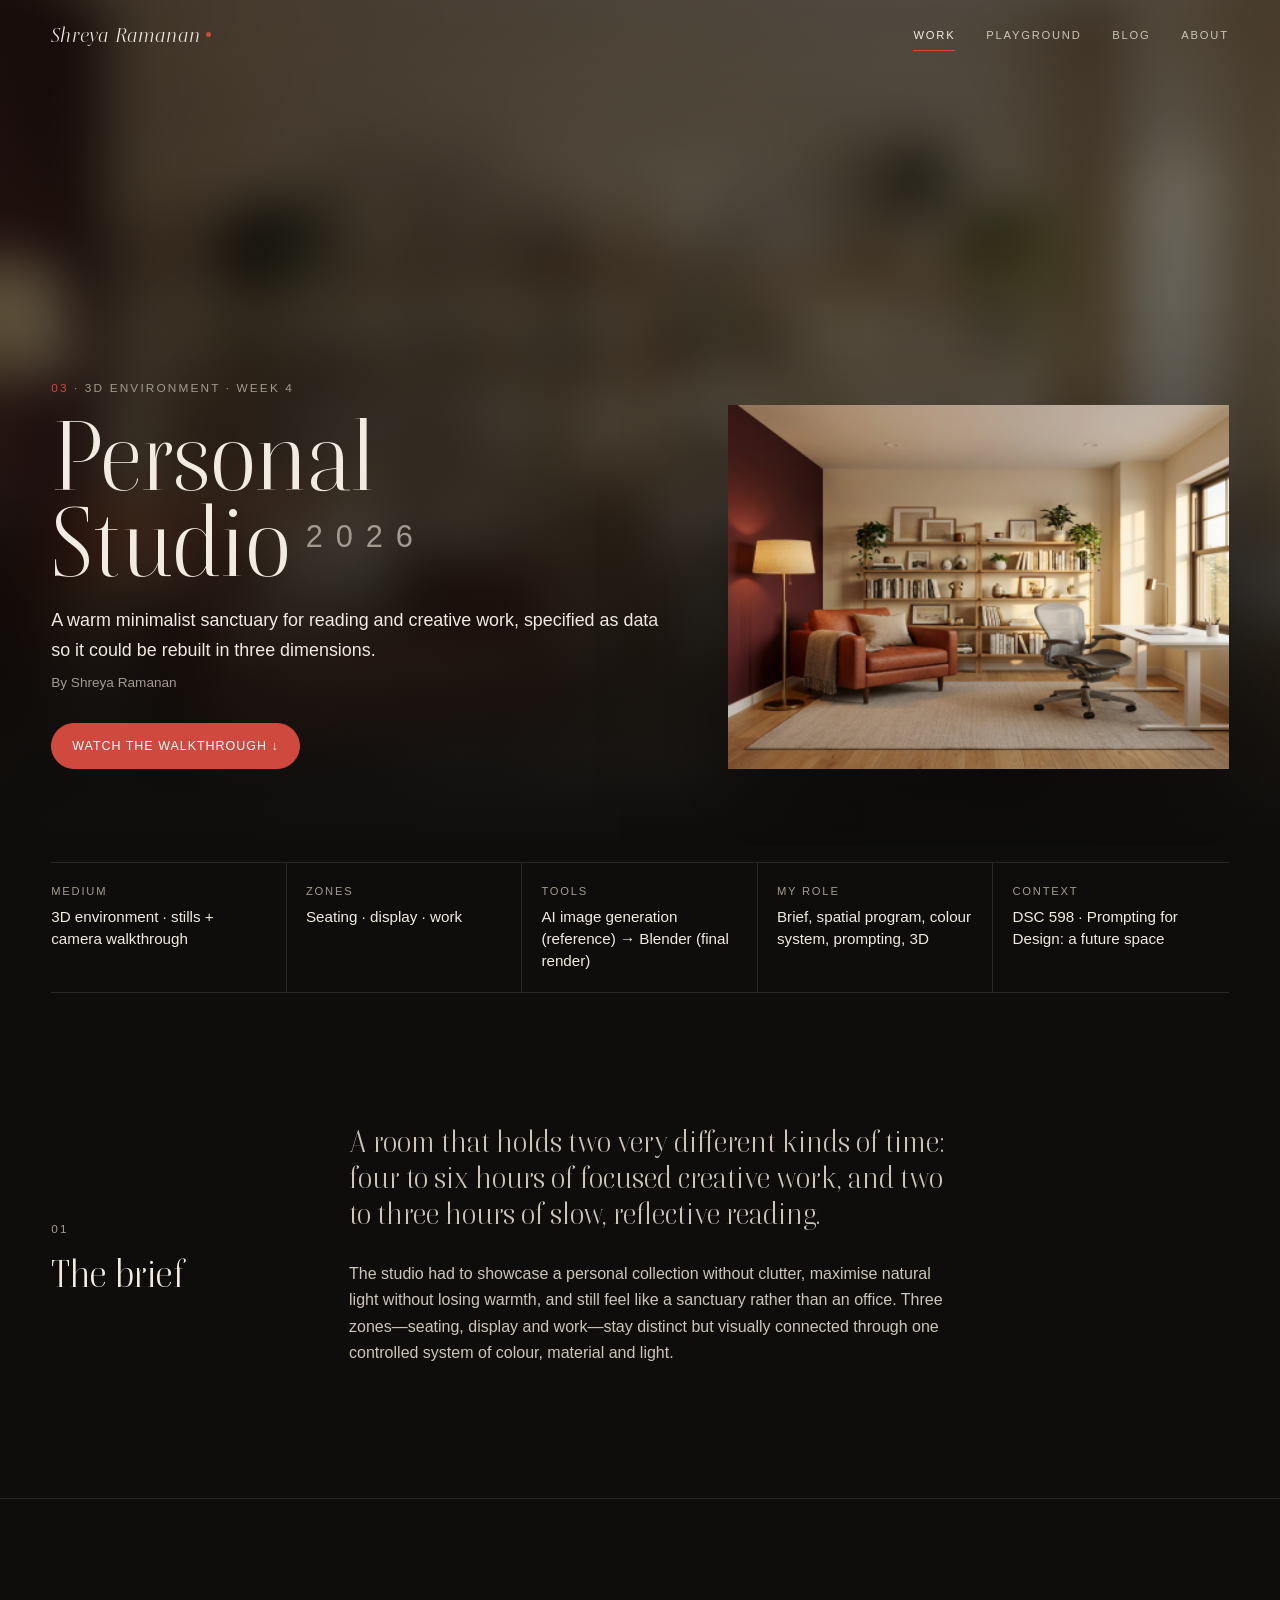
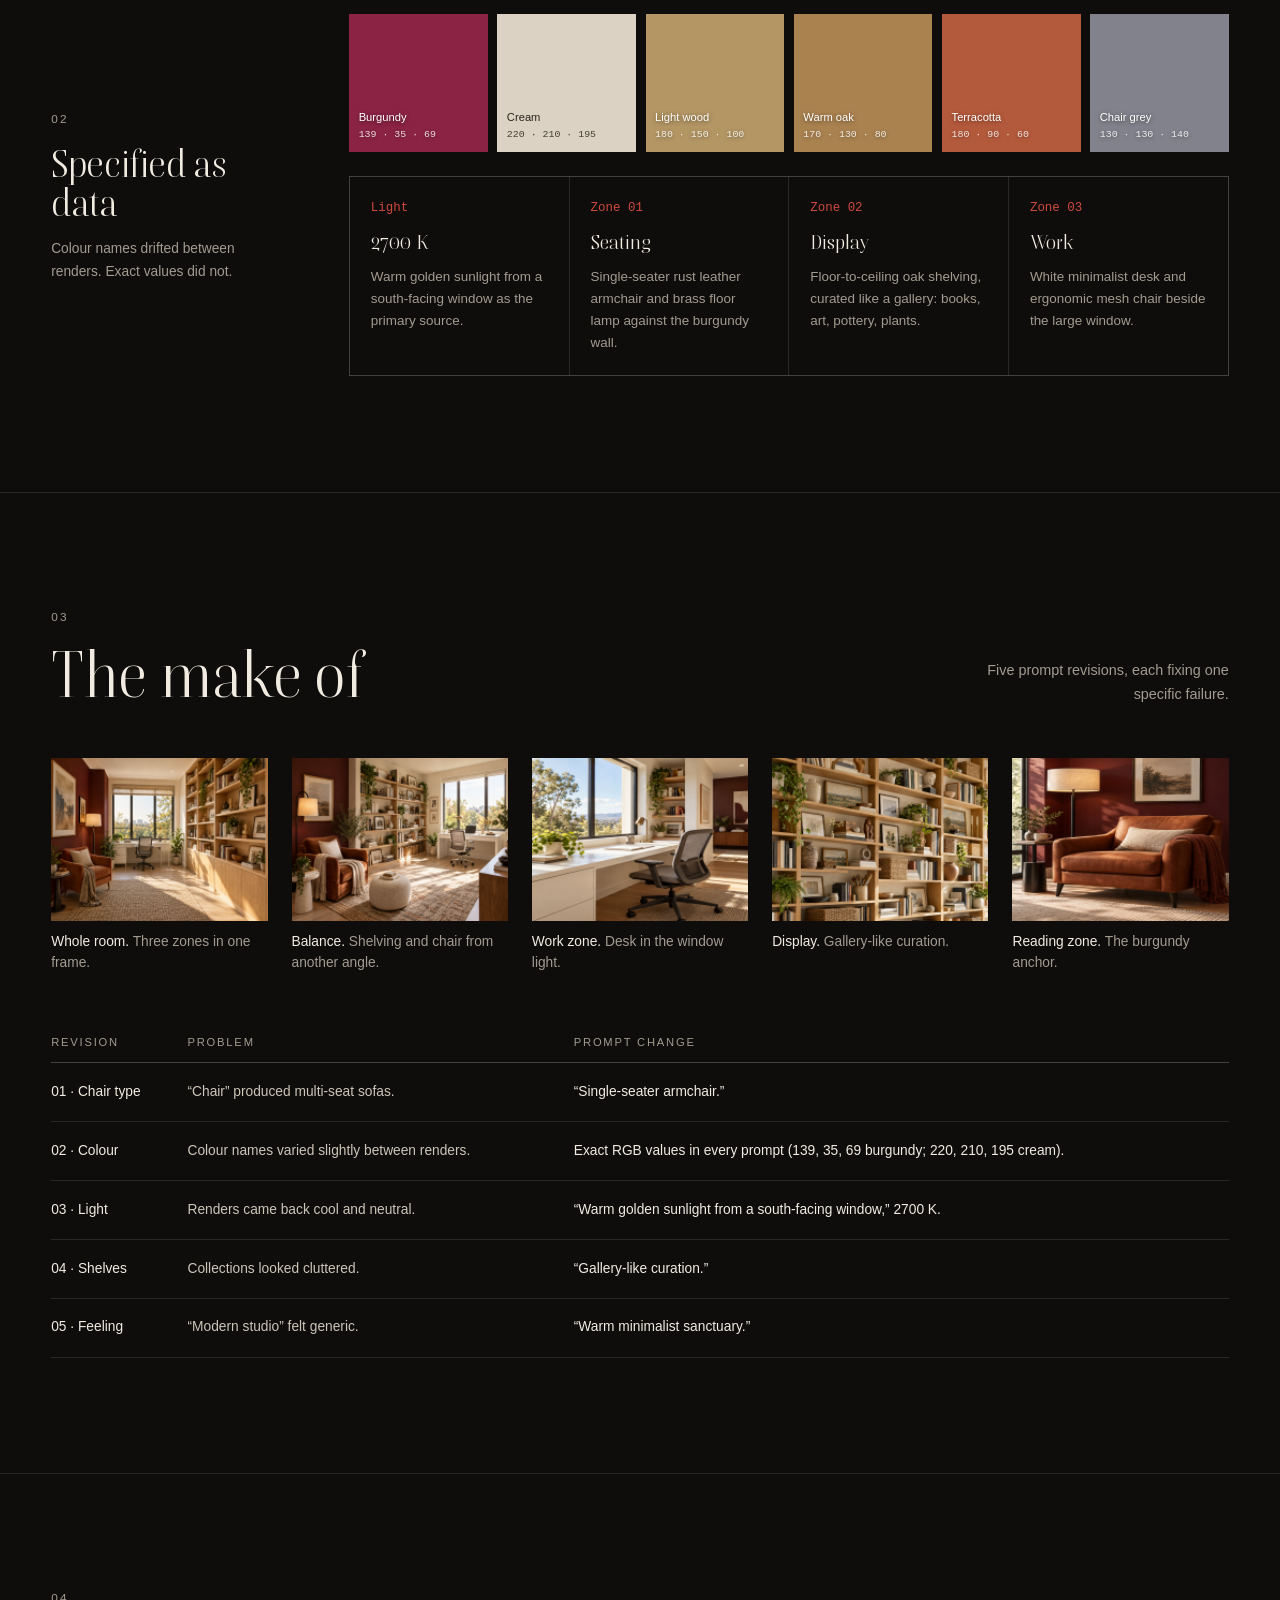
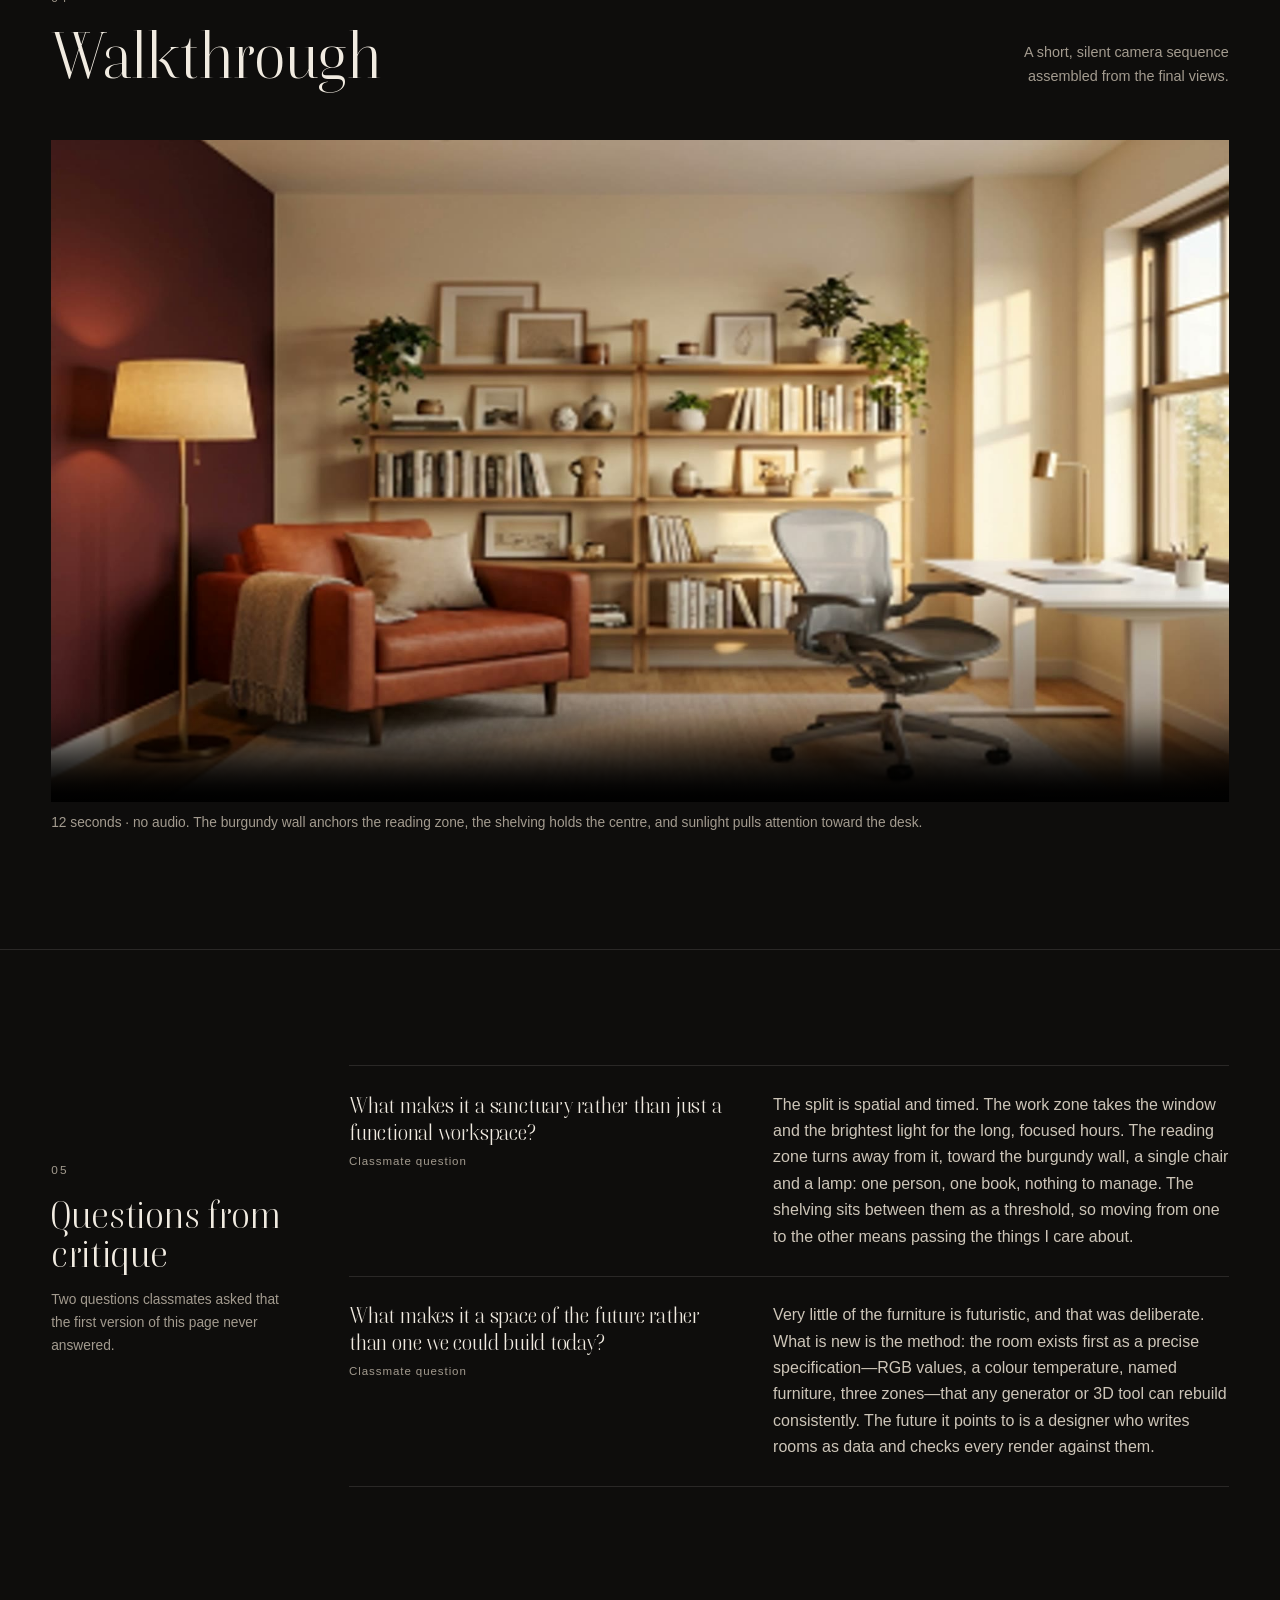
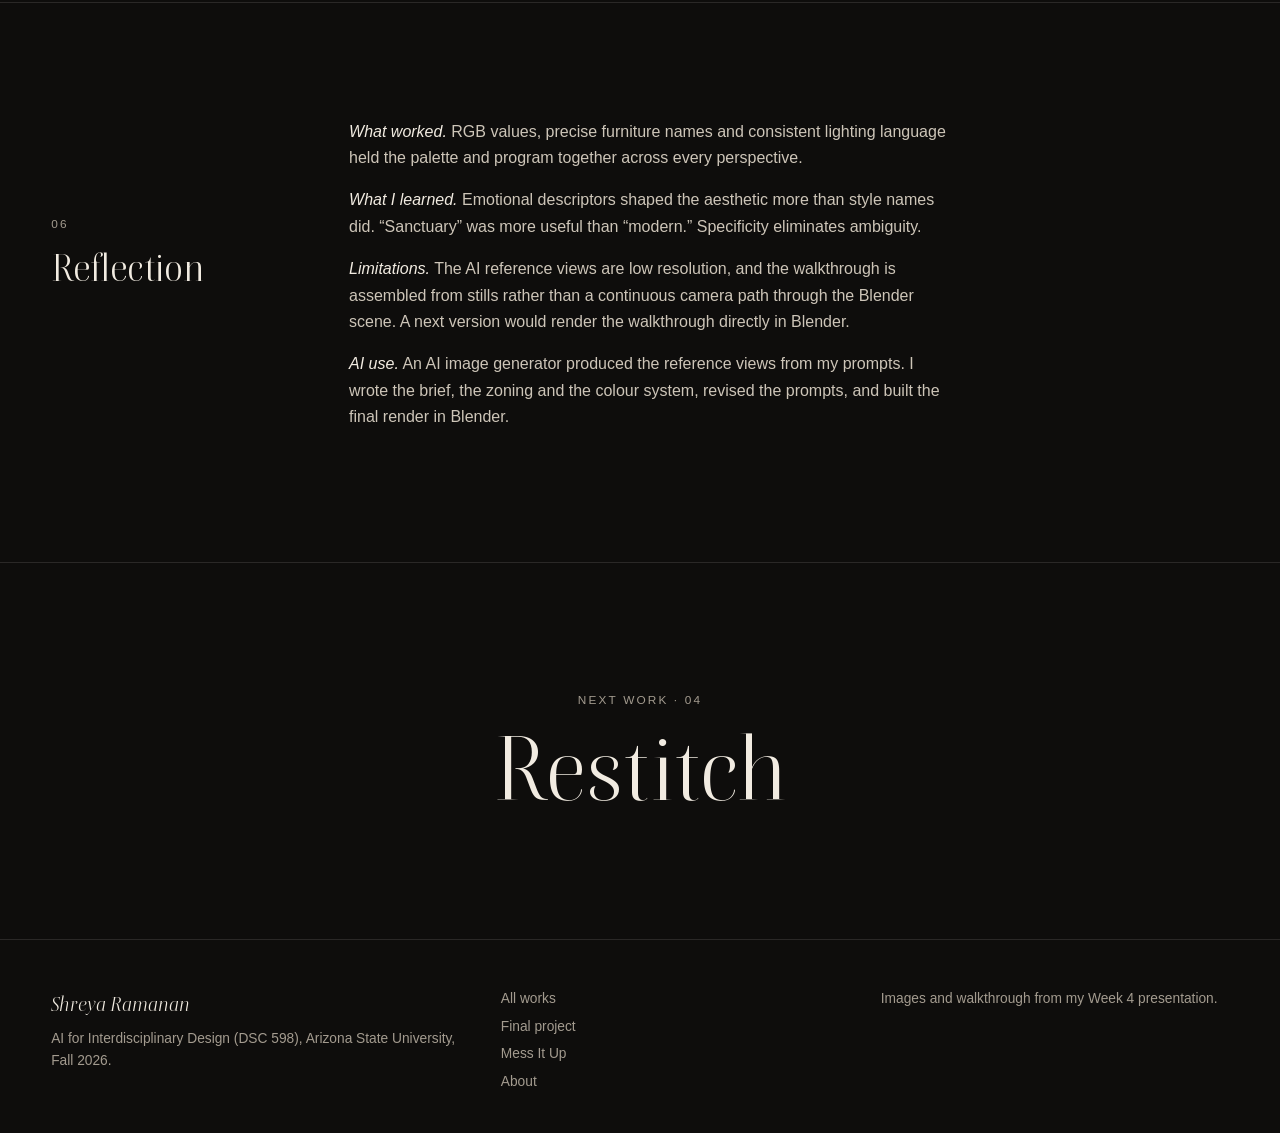
<file: personal-studio.html>
<!doctype html>
<html lang="en" class="no-js">
<head>
  <meta charset="utf-8">
  <meta name="viewport" content="width=device-width, initial-scale=1">
  <title>Personal Studio — 3D Environment — Shreya Ramanan</title>
  <meta name="description" content="Personal Studio: a warm minimalist sanctuary for reading and creative work, specified with exact RGB values and lighting, developed from an AI reference into a Blender render.">
  <meta name="theme-color" content="#0e0d0c">
  <link rel="preload" href="assets/fonts/boska-400.woff2" as="font" type="font/woff2" crossorigin>
  <link rel="stylesheet" href="portfolio.css?v=portfolio-20261128">
</head>
<body>
  <a class="skip-link" href="#content">Skip to project</a>
  <header class="site-header">
    <a class="brand" href="index.html">Shreya Ramanan</a>
    <nav class="site-nav" aria-label="Primary">
      <a href="index.html#works" aria-current="page">Work</a>
      <a href="playground.html">Playground</a>
      <a href="blog.html">Blog</a>
      <a href="about.html">About</a>
    </nav>
  </header>

  <main id="content">
    <section class="work-hero" aria-labelledby="title">
      <div class="work-hero-bg" style="background-image:url('assets/studio-hero.jpg')" aria-hidden="true"></div>
      <div class="wrap">
        <div class="work-title">
          <span class="label"><b>03</b> · 3D environment · Week 4</span>
          <h1 id="title">Personal Studio<span class="spaced">2026</span></h1>
          <p class="sub">A warm minimalist sanctuary for reading and creative work, specified as data so it could be rebuilt in three dimensions.</p>
          <p class="by">By Shreya Ramanan</p>
          <div class="actions"><a class="btn btn-primary" href="#walkthrough">Watch the walkthrough ↓</a></div>
        </div>
        <figure class="hero-figure"><img src="assets/studio-final.png" alt="Final studio render: burgundy reading wall with a terracotta armchair and brass lamp, oak shelving, and a white desk by a sunlit window" width="396" height="288"></figure>
      </div>
    </section>

    <div class="wrap">
      <dl class="facts" aria-label="Project facts">
        <div><dt>Medium</dt><dd>3D environment · stills + camera walkthrough</dd></div>
        <div><dt>Zones</dt><dd>Seating · display · work</dd></div>
        <div><dt>Tools</dt><dd>AI image generation (reference) → Blender (final render)</dd></div>
        <div><dt>My role</dt><dd>Brief, spatial program, colour system, prompting, 3D</dd></div>
        <div><dt>Context</dt><dd>DSC 598 · Prompting for Design: a future space</dd></div>
      </dl>
    </div>

    <section class="section" aria-labelledby="s1" style="border-top:0">
      <div class="wrap two-col">
        <div class="sec-num"><span class="label">01</span><h2 id="s1">The brief</h2></div>
        <div class="prose">
          <p class="lead">A room that holds two very different kinds of time: four to six hours of focused creative work, and two to three hours of slow, reflective reading.</p>
          <p>The studio had to showcase a personal collection without clutter, maximise natural light without losing warmth, and still feel like a sanctuary rather than an office. Three zones—seating, display and work—stay distinct but visually connected through one controlled system of colour, material and light.</p>
        </div>
      </div>
    </section>

    <section class="section" aria-labelledby="s2">
      <div class="wrap two-col">
        <div class="sec-num"><span class="label">02</span><h2 id="s2">Specified as data</h2><p class="small" style="margin-top:1rem">Colour names drifted between renders. Exact values did not.</p></div>
        <div>
          <div class="swatches" role="list" aria-label="Colour system">
            <div role="listitem" style="--sw:rgb(139,35,69)">Burgundy<small>139 · 35 · 69</small></div>
            <div role="listitem" style="--sw:rgb(220,210,195);color:#2a241d;text-shadow:none">Cream<small>220 · 210 · 195</small></div>
            <div role="listitem" style="--sw:rgb(180,150,100)">Light wood<small>180 · 150 · 100</small></div>
            <div role="listitem" style="--sw:rgb(170,130,80)">Warm oak<small>170 · 130 · 80</small></div>
            <div role="listitem" style="--sw:rgb(180,90,60)">Terracotta<small>180 · 90 · 60</small></div>
            <div role="listitem" style="--sw:rgb(130,130,140)">Chair grey<small>130 · 130 · 140</small></div>
          </div>
          <div class="spec" style="margin-top:1.5rem">
            <div><span>Light</span><b>2700 K</b><p>Warm golden sunlight from a south-facing window as the primary source.</p></div>
            <div><span>Zone 01</span><b>Seating</b><p>Single-seater rust leather armchair and brass floor lamp against the burgundy wall.</p></div>
            <div><span>Zone 02</span><b>Display</b><p>Floor-to-ceiling oak shelving, curated like a gallery: books, art, pottery, plants.</p></div>
            <div><span>Zone 03</span><b>Work</b><p>White minimalist desk and ergonomic mesh chair beside the large window.</p></div>
          </div>
        </div>
      </div>
    </section>

    <section class="section" aria-labelledby="s3">
      <div class="wrap">
        <div class="section-head">
          <div><span class="label">03</span><h2 id="s3">The make of</h2></div>
          <p>Five prompt revisions, each fixing one specific failure.</p>
        </div>
        <div class="fig-grid cols-5">
          <figure class="fig reveal"><img src="assets/studio-view-1.png" alt="Full studio view" width="202" height="152" loading="lazy"><figcaption><b>Whole room.</b> Three zones in one frame.</figcaption></figure>
          <figure class="fig reveal"><img src="assets/studio-view-2.png" alt="Alternative studio perspective" width="202" height="152" loading="lazy"><figcaption><b>Balance.</b> Shelving and chair from another angle.</figcaption></figure>
          <figure class="fig reveal"><img src="assets/studio-view-3.png" alt="Desk and chair by the window" width="202" height="152" loading="lazy"><figcaption><b>Work zone.</b> Desk in the window light.</figcaption></figure>
          <figure class="fig reveal"><img src="assets/studio-view-4.png" alt="Oak shelving detail" width="202" height="152" loading="lazy"><figcaption><b>Display.</b> Gallery-like curation.</figcaption></figure>
          <figure class="fig reveal"><img src="assets/studio-view-5.png" alt="Terracotta chair and lamp at the burgundy wall" width="202" height="152" loading="lazy"><figcaption><b>Reading zone.</b> The burgundy anchor.</figcaption></figure>
        </div>
        <table class="feedback-table" style="margin-top:3rem">
          <thead><tr><th>Revision</th><th>Problem</th><th>Prompt change</th></tr></thead>
          <tbody>
            <tr><td>01 · Chair type</td><td>“Chair” produced multi-seat sofas.</td><td class="chg">“Single-seater armchair.”</td></tr>
            <tr><td>02 · Colour</td><td>Colour names varied slightly between renders.</td><td class="chg">Exact RGB values in every prompt (139, 35, 69 burgundy; 220, 210, 195 cream).</td></tr>
            <tr><td>03 · Light</td><td>Renders came back cool and neutral.</td><td class="chg">“Warm golden sunlight from a south-facing window,” 2700 K.</td></tr>
            <tr><td>04 · Shelves</td><td>Collections looked cluttered.</td><td class="chg">“Gallery-like curation.”</td></tr>
            <tr><td>05 · Feeling</td><td>“Modern studio” felt generic.</td><td class="chg">“Warm minimalist sanctuary.”</td></tr>
          </tbody>
        </table>
      </div>
    </section>

    <section class="section" id="walkthrough" aria-labelledby="s4">
      <div class="wrap">
        <div class="section-head"><div><span class="label">04</span><h2 id="s4">Walkthrough</h2></div><p>A short, silent camera sequence assembled from the final views.</p></div>
        <figure class="fig">
          <video controls playsinline preload="metadata" poster="assets/studio-hero.jpg" width="1920" height="1080"><source src="assets/studio-walkthrough.mp4" type="video/mp4">Your browser does not support embedded video. <a href="assets/studio-walkthrough.mp4">Download the walkthrough</a>.</video>
          <figcaption>12 seconds · no audio. The burgundy wall anchors the reading zone, the shelving holds the centre, and sunlight pulls attention toward the desk.</figcaption>
        </figure>
      </div>
    </section>

    <section class="section" aria-labelledby="s5">
      <div class="wrap two-col">
        <div class="sec-num"><span class="label">05</span><h2 id="s5">Questions from critique</h2><p class="small" style="margin-top:1rem">Two questions classmates asked that the first version of this page never answered.</p></div>
        <div class="qa">
          <article>
            <h3>What makes it a sanctuary rather than just a functional workspace?<small>Classmate question</small></h3>
            <p>The split is spatial and timed. The work zone takes the window and the brightest light for the long, focused hours. The reading zone turns away from it, toward the burgundy wall, a single chair and a lamp: one person, one book, nothing to manage. The shelving sits between them as a threshold, so moving from one to the other means passing the things I care about.</p>
          </article>
          <article>
            <h3>What makes it a space of the future rather than one we could build today?<small>Classmate question</small></h3>
            <p>Very little of the furniture is futuristic, and that was deliberate. What is new is the method: the room exists first as a precise specification—RGB values, a colour temperature, named furniture, three zones—that any generator or 3D tool can rebuild consistently. The future it points to is a designer who writes rooms as data and checks every render against them.</p>
          </article>
        </div>
      </div>
    </section>

    <section class="section" aria-labelledby="s6">
      <div class="wrap two-col">
        <div class="sec-num"><span class="label">06</span><h2 id="s6">Reflection</h2></div>
        <div class="prose">
          <p><em>What worked.</em> RGB values, precise furniture names and consistent lighting language held the palette and program together across every perspective.</p>
          <p><em>What I learned.</em> Emotional descriptors shaped the aesthetic more than style names did. “Sanctuary” was more useful than “modern.” Specificity eliminates ambiguity.</p>
          <p><em>Limitations.</em> The AI reference views are low resolution, and the walkthrough is assembled from stills rather than a continuous camera path through the Blender scene. A next version would render the walkthrough directly in Blender.</p>
          <p><em>AI use.</em> An AI image generator produced the reference views from my prompts. I wrote the brief, the zoning and the colour system, revised the prompts, and built the final render in Blender.</p>
        </div>
      </div>
    </section>

    <a class="next-work" href="restitch.html"><span class="label">Next work · 04</span><strong>Restitch</strong></a>
  </main>

  <footer class="site-footer">
    <div class="wrap">
      <div><strong>Shreya Ramanan</strong>AI for Interdisciplinary Design (DSC 598), Arizona State University, Fall 2026.</div>
      <nav aria-label="Footer"><a href="index.html">All works</a><a href="final-project.html">Final project</a><a href="stitched-heart.html">Mess It Up</a><a href="about.html">About</a></nav>
      <div>Images and walkthrough from my Week 4 presentation.</div>
    </div>
  </footer>
  <script src="portfolio.js"></script>
</body>
</html>
</file>
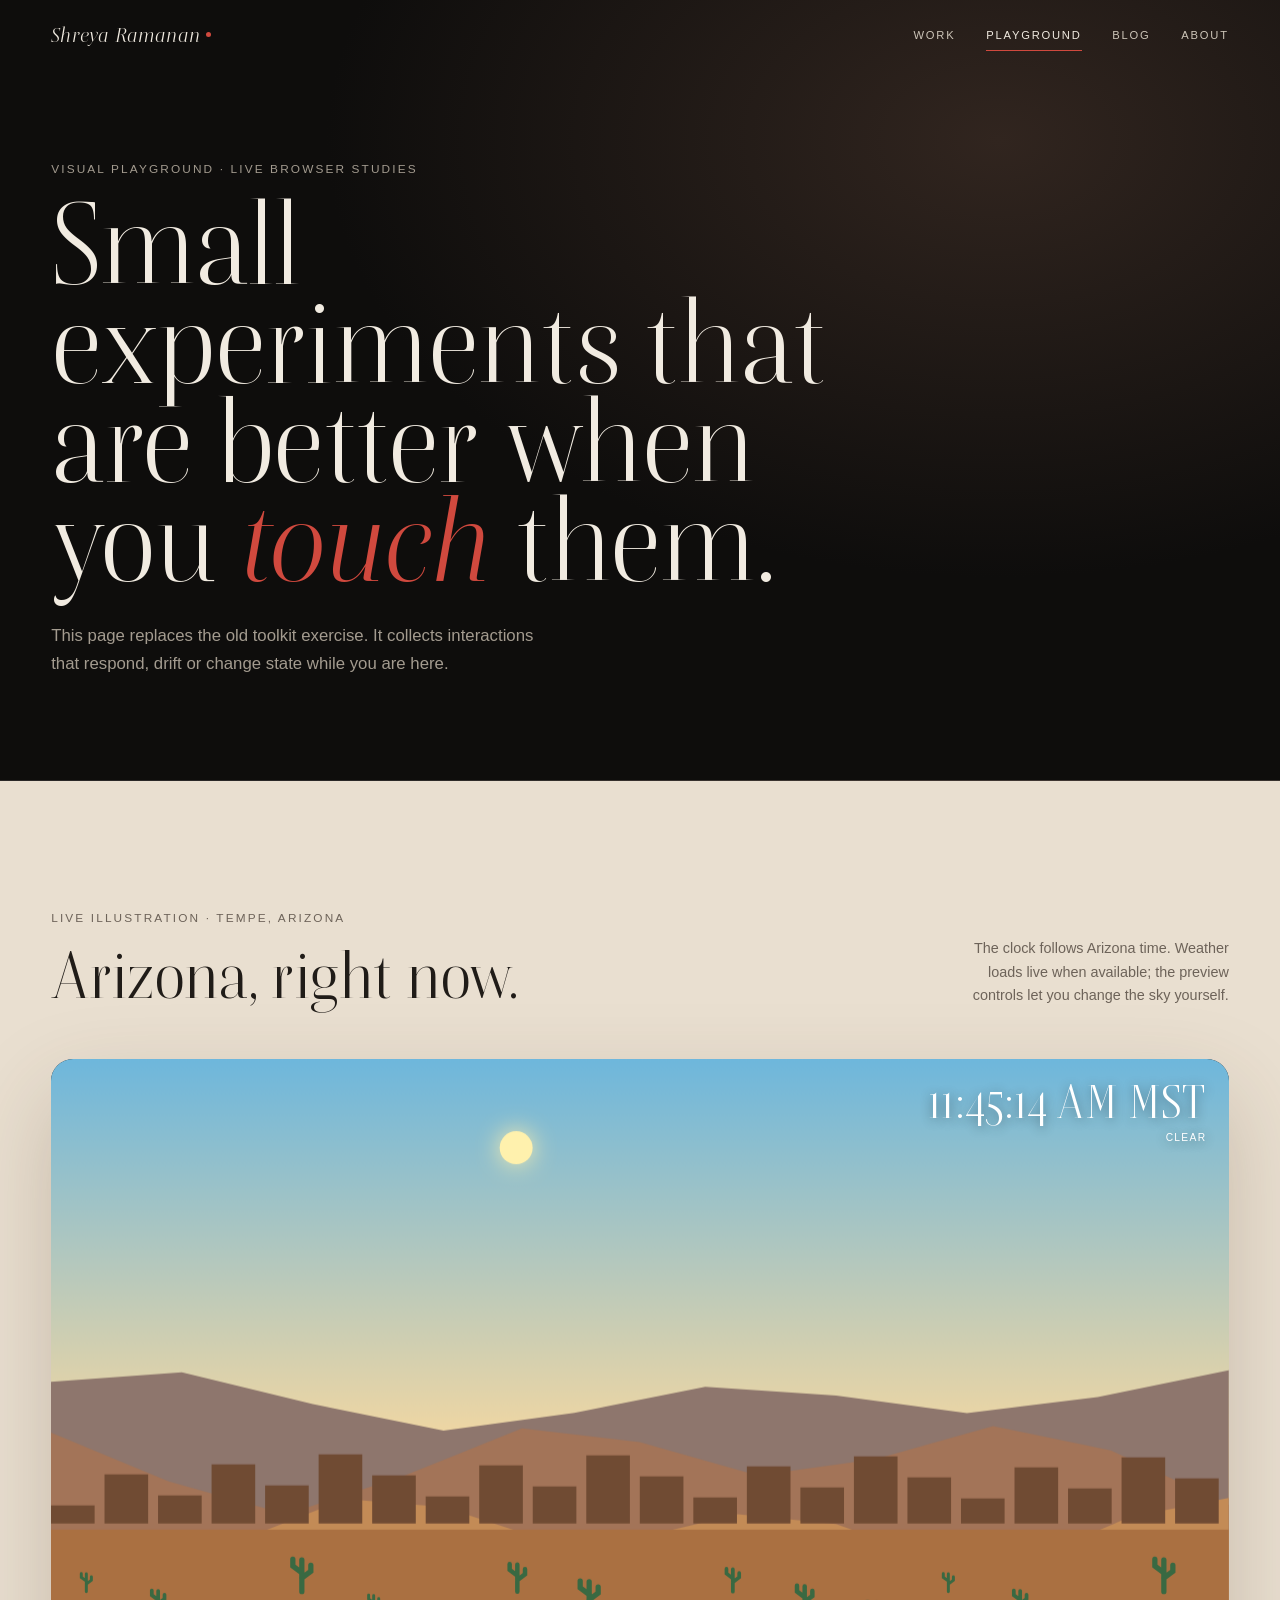
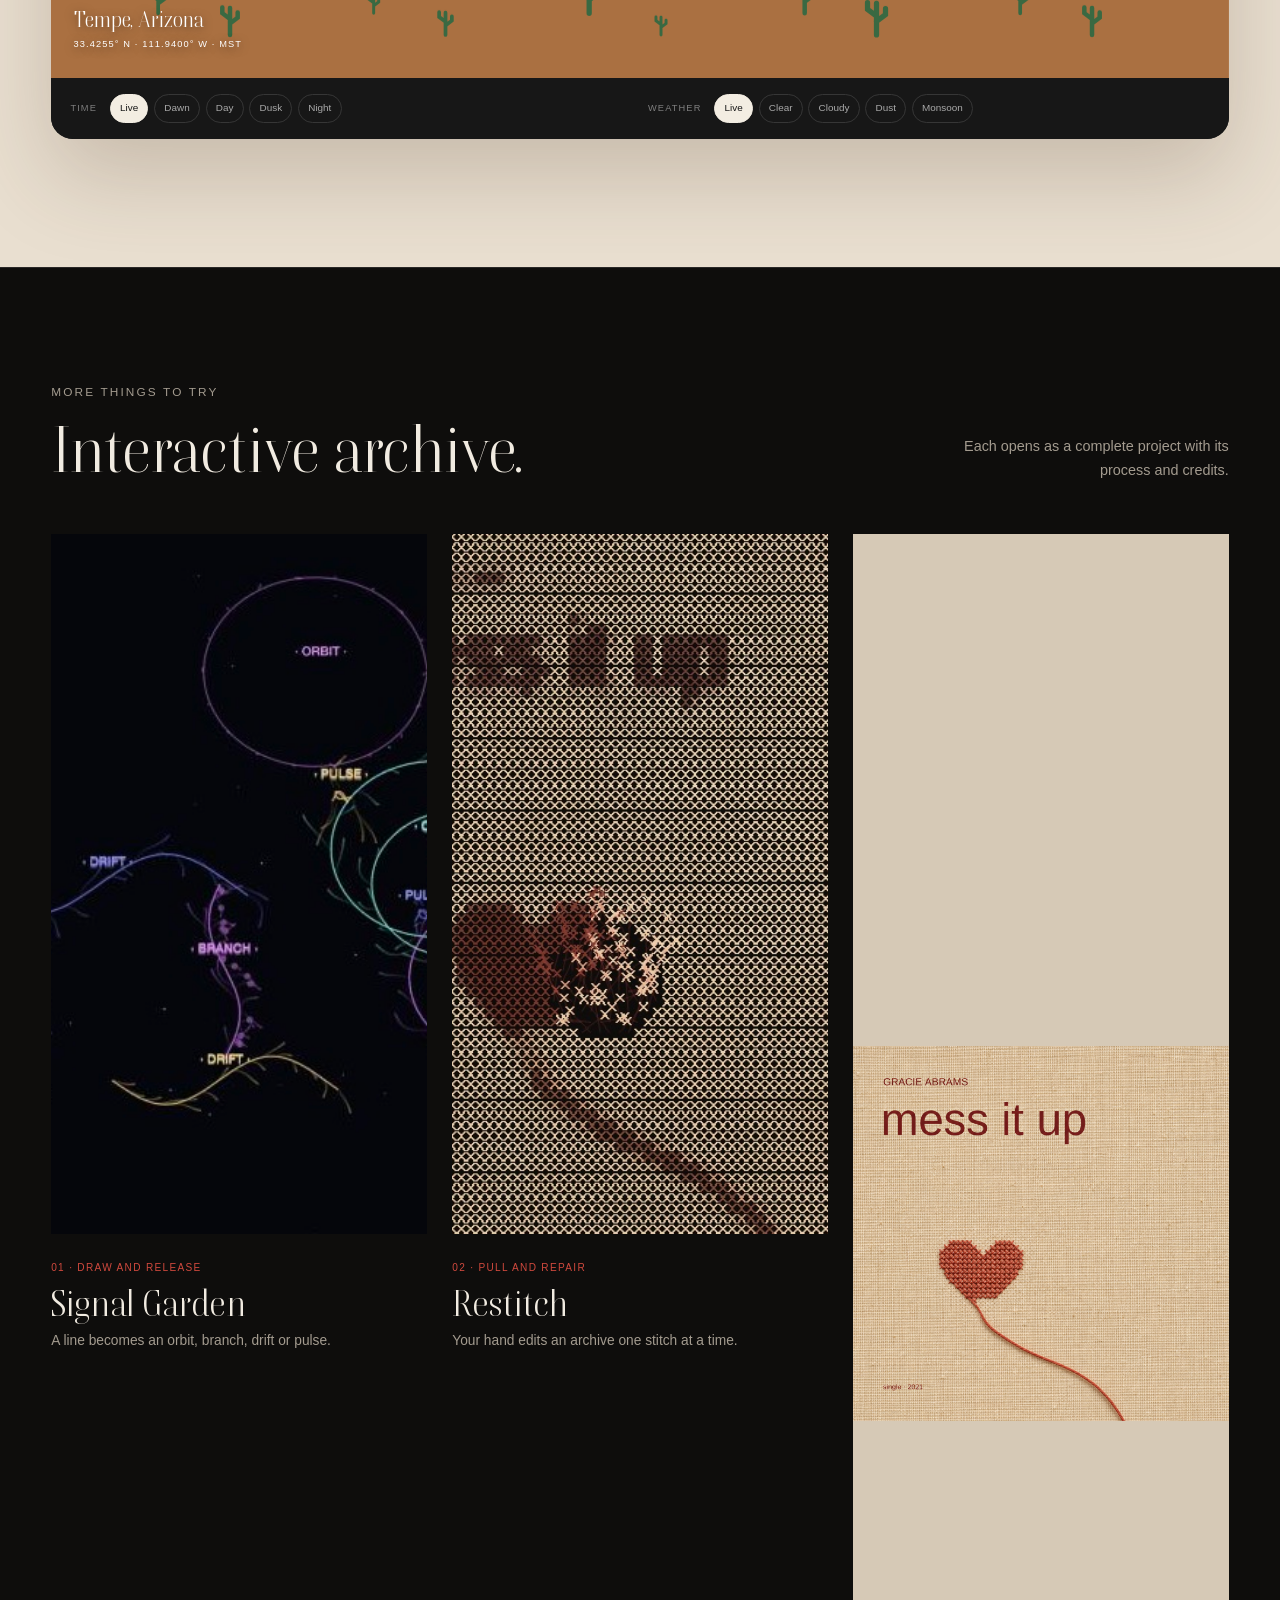
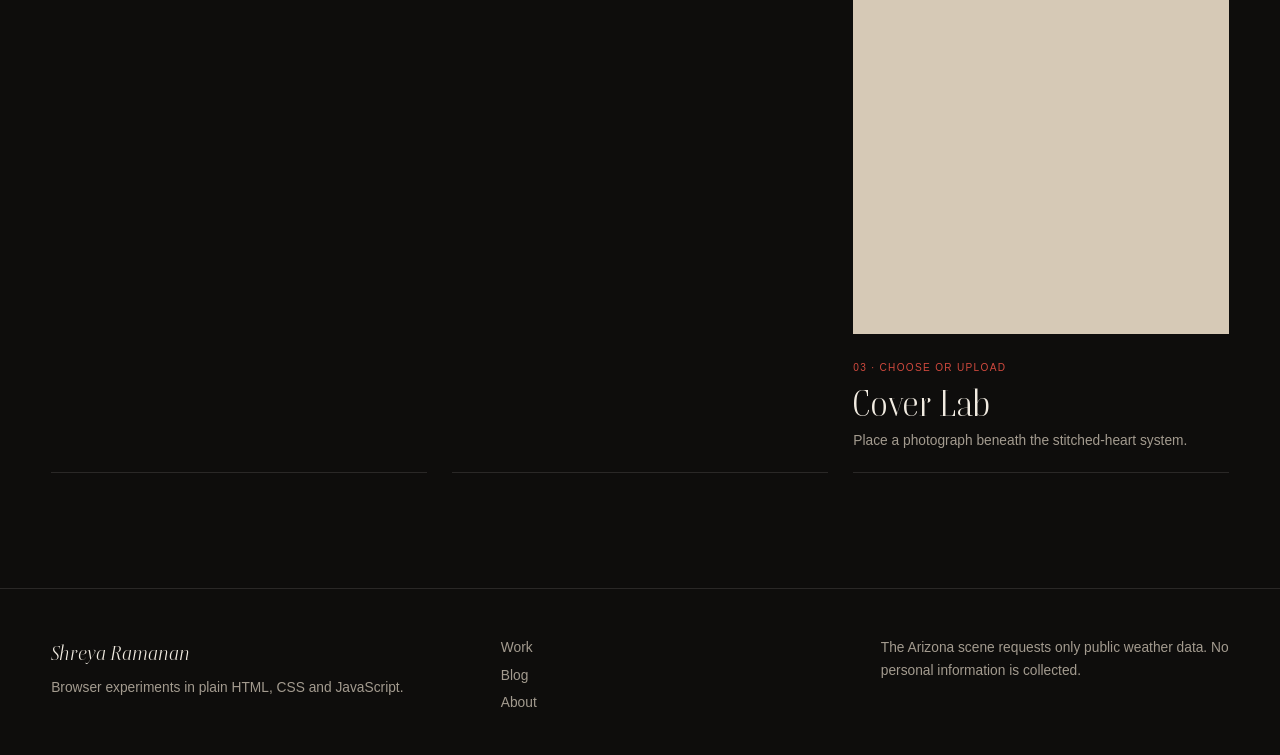
<file: playground.html>
<!doctype html>
<html lang="en" class="no-js">
<head>
  <meta charset="utf-8">
  <meta name="viewport" content="width=device-width, initial-scale=1">
  <title>Playground — Shreya Ramanan</title>
  <meta name="description" content="A playground of live browser experiments by Shreya Ramanan, including Arizona Right Now, Signal Garden, Restitch and the Mess It Up cover lab.">
  <meta name="theme-color" content="#0e0d0c">
  <link rel="preload" href="assets/fonts/boska-400.woff2" as="font" type="font/woff2" crossorigin>
  <link rel="stylesheet" href="portfolio.css?v=portfolio-20261128">
</head>
<body>
  <a class="skip-link" href="#arizona">Skip to the live experiment</a>
  <header class="site-header">
    <a class="brand" href="index.html">Shreya Ramanan</a>
    <nav class="site-nav" aria-label="Primary">
      <a href="index.html#works">Work</a>
      <a href="playground.html" aria-current="page">Playground</a>
      <a href="blog.html">Blog</a>
      <a href="about.html">About</a>
    </nav>
  </header>

  <main>
    <section class="playground-hero" aria-labelledby="playground-title">
      <div class="wrap">
        <span class="label">Visual playground · live browser studies</span>
        <h1 id="playground-title">Small experiments that are better when you <em>touch</em> them.</h1>
        <p>This page replaces the old toolkit exercise. It collects interactions that respond, drift or change state while you are here.</p>
      </div>
    </section>

    <section class="arizona-section" id="arizona" aria-labelledby="arizona-title">
      <div class="wrap">
        <div class="section-head">
          <div><span class="label">Live illustration · Tempe, Arizona</span><h2 id="arizona-title">Arizona, right now.</h2></div>
          <p>The clock follows Arizona time. Weather loads live when available; the preview controls let you change the sky yourself.</p>
        </div>
        <div class="arizona-card" data-arizona>
          <canvas data-arizona-canvas aria-label="Illustrated Tempe desert skyline that changes with time and weather"></canvas>
          <div class="az-readout"><span data-az-time>--:--:--</span><small data-az-weather>loading Tempe weather…</small></div>
          <div class="az-location"><b>Tempe, Arizona</b><span>33.4255° N · 111.9400° W · MST</span></div>
          <div class="az-controls">
            <div role="group" aria-label="Preview time"><span>Time</span><button type="button" data-az-time-mode="live" class="is-active">Live</button><button type="button" data-az-time-mode="dawn">Dawn</button><button type="button" data-az-time-mode="day">Day</button><button type="button" data-az-time-mode="dusk">Dusk</button><button type="button" data-az-time-mode="night">Night</button></div>
            <div role="group" aria-label="Preview weather"><span>Weather</span><button type="button" data-az-weather-mode="live" class="is-active">Live</button><button type="button" data-az-weather-mode="clear">Clear</button><button type="button" data-az-weather-mode="cloudy">Cloudy</button><button type="button" data-az-weather-mode="dust">Dust</button><button type="button" data-az-weather-mode="monsoon">Monsoon</button></div>
          </div>
        </div>
      </div>
    </section>

    <section class="section" aria-labelledby="experiments-title">
      <div class="wrap">
        <div class="section-head"><div><span class="label">More things to try</span><h2 id="experiments-title">Interactive archive.</h2></div><p>Each opens as a complete project with its process and credits.</p></div>
        <div class="experiment-grid">
          <a href="signal-garden.html"><img src="assets/signal-garden-cover.jpg" alt="Signal Garden generative field" width="900" height="700" loading="lazy"><span>01 · Draw and release</span><h3>Signal Garden</h3><p>A line becomes an orbit, branch, drift or pulse.</p></a>
          <a href="restitch.html"><img src="assets/restitch-cover.jpg" alt="Restitch cross-stitch installation" width="900" height="700" loading="lazy"><span>02 · Pull and repair</span><h3>Restitch</h3><p>Your hand edits an archive one stitch at a time.</p></a>
          <a href="stitched-heart.html#cover-lab"><img src="assets/album-final-hd.png" alt="Mess It Up cover lab artwork" width="1400" height="1400" loading="lazy"><span>03 · Choose or upload</span><h3>Cover Lab</h3><p>Place a photograph beneath the stitched-heart system.</p></a>
        </div>
      </div>
    </section>
  </main>

  <footer class="site-footer"><div class="wrap"><div><strong>Shreya Ramanan</strong>Browser experiments in plain HTML, CSS and JavaScript.</div><nav aria-label="Footer"><a href="index.html#works">Work</a><a href="blog.html">Blog</a><a href="about.html">About</a></nav><div>The Arizona scene requests only public weather data. No personal information is collected.</div></div></footer>
  <script src="portfolio.js?v=portfolio-20261128"></script>
  <script src="arizona.js?v=portfolio-20261128"></script>
</body>
</html>
</file>
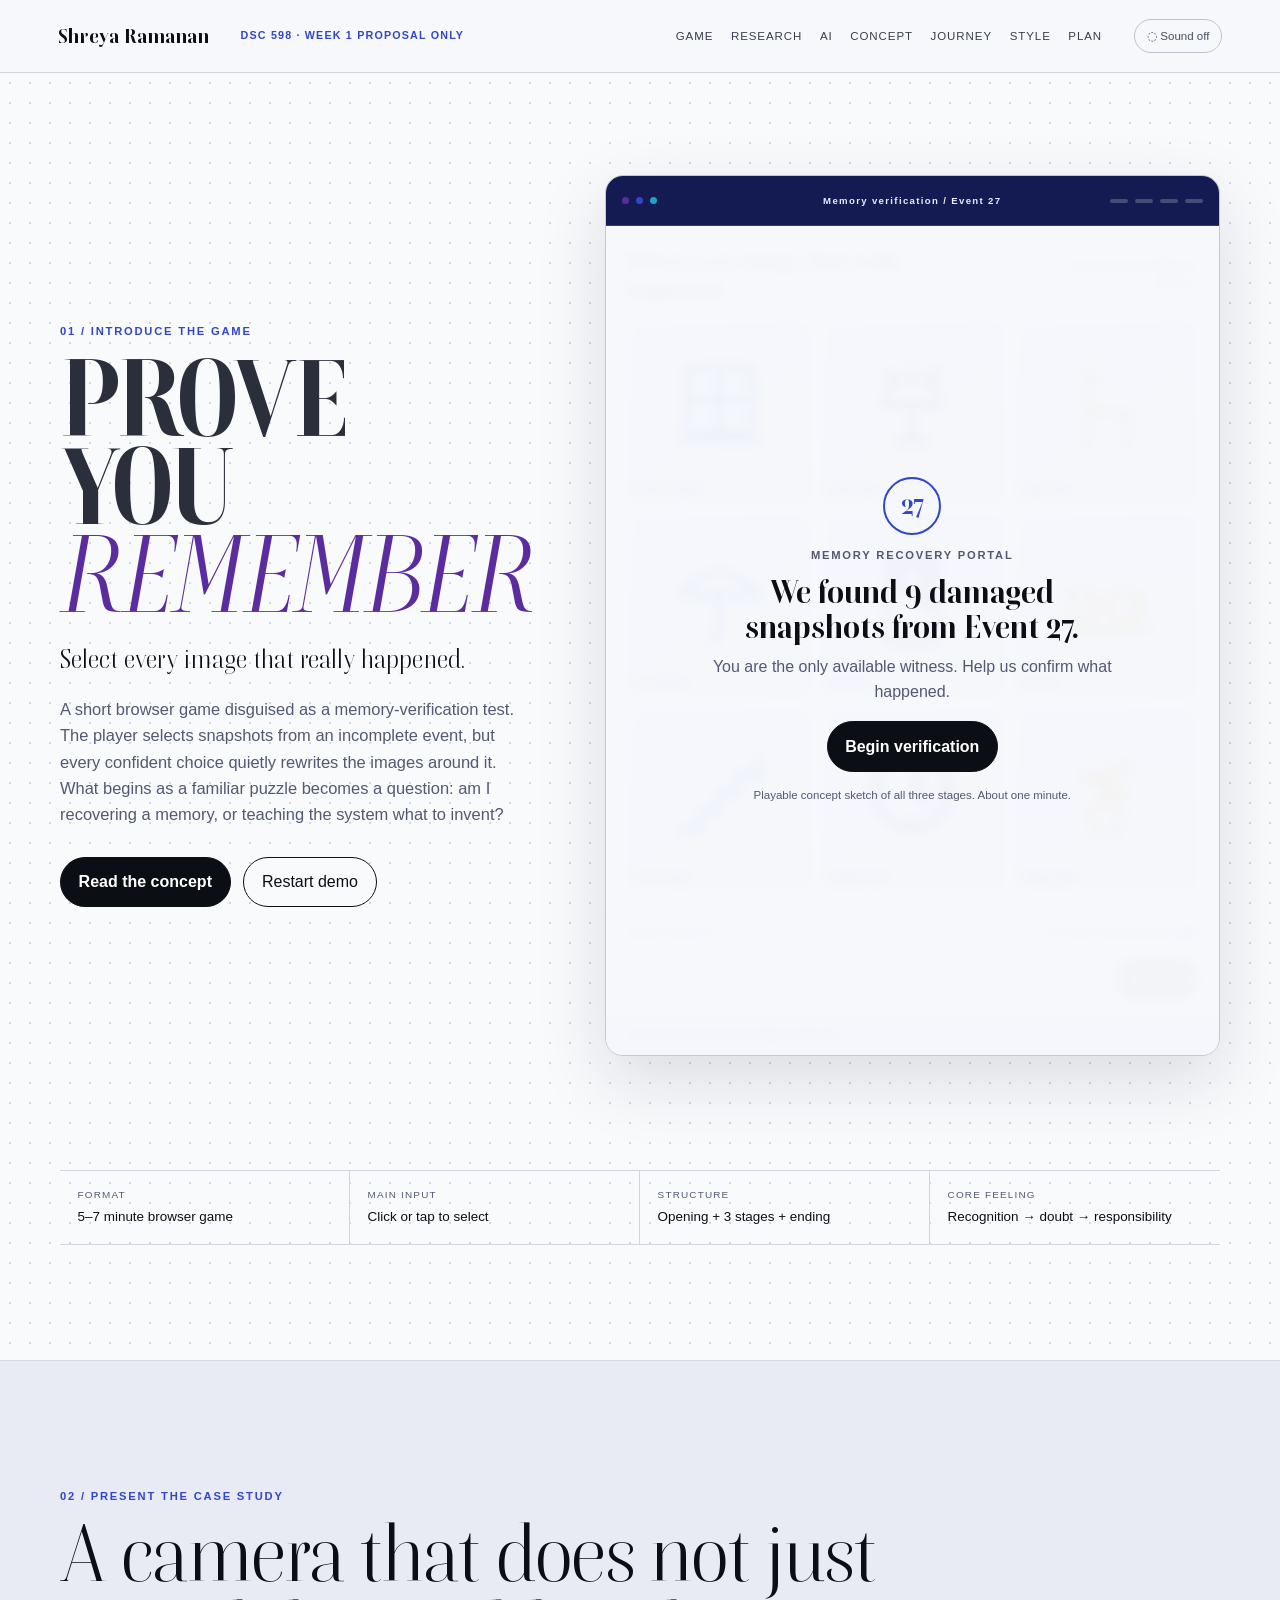
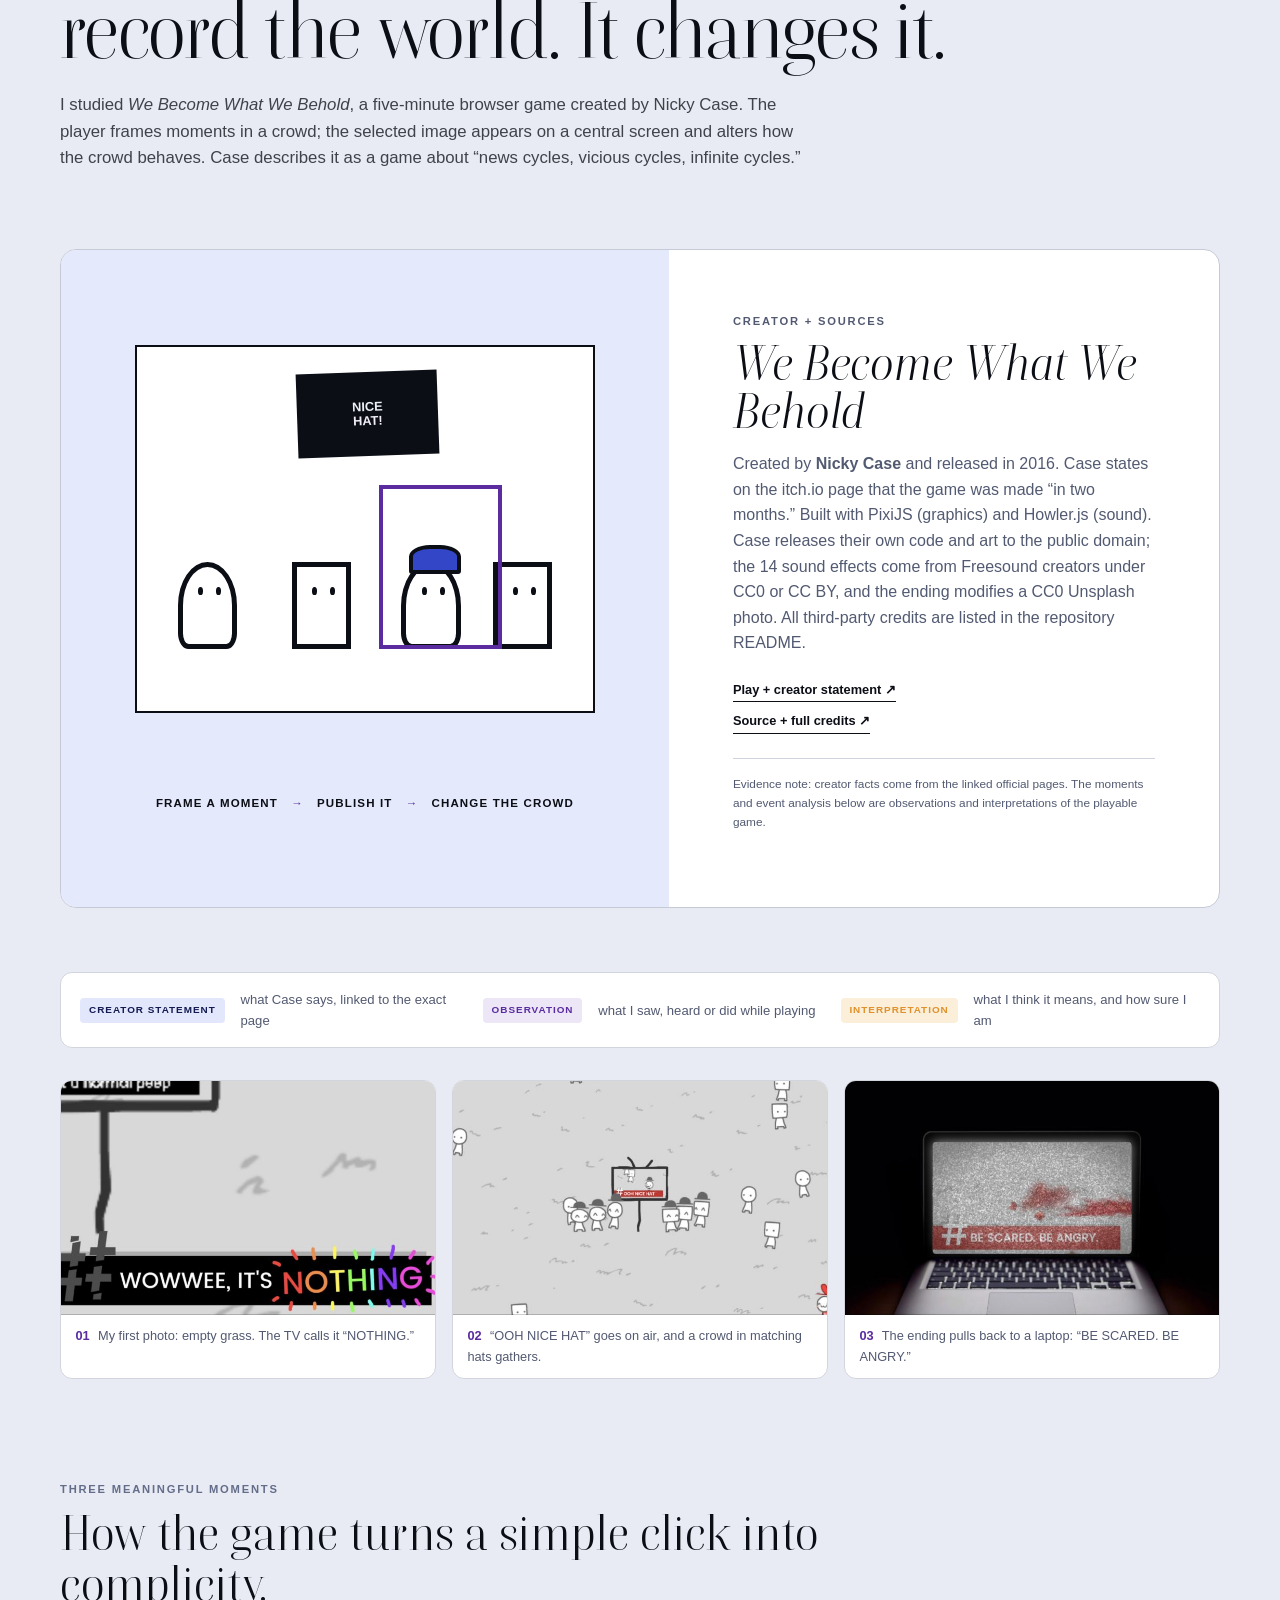
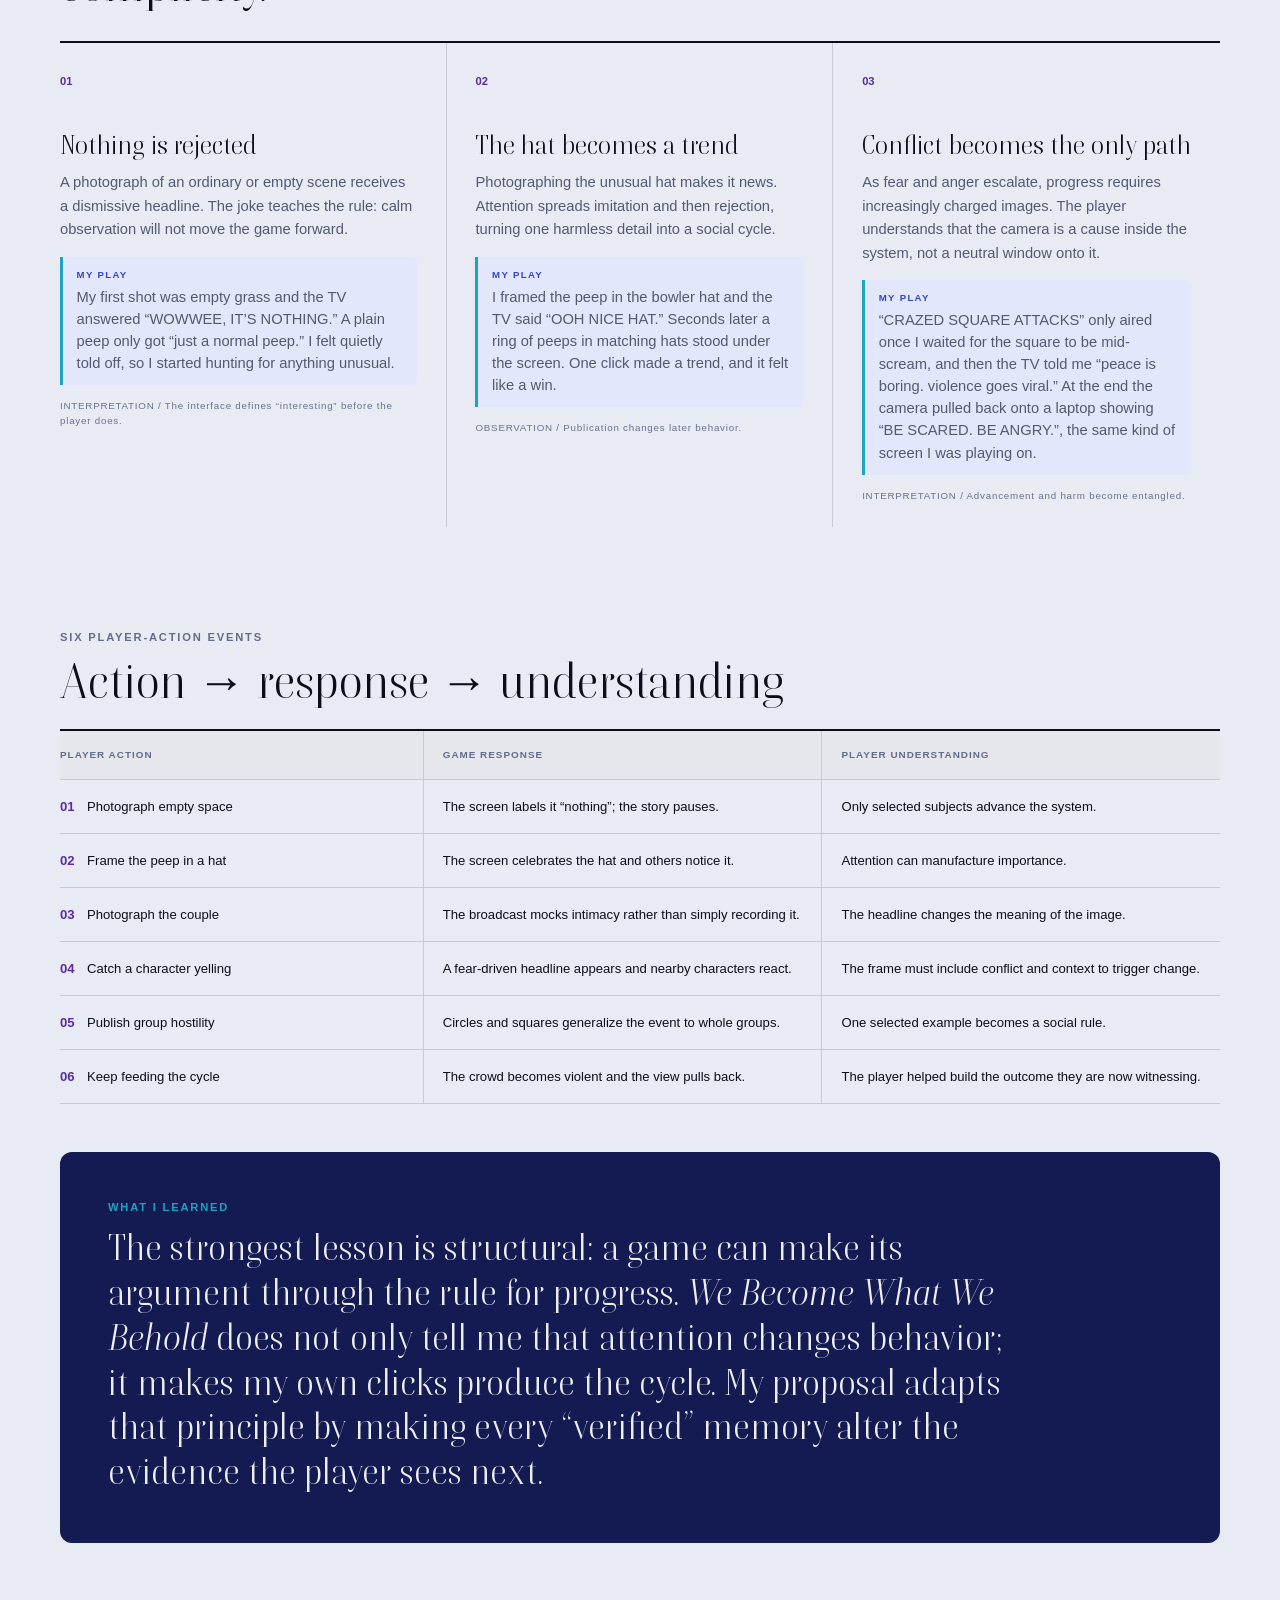
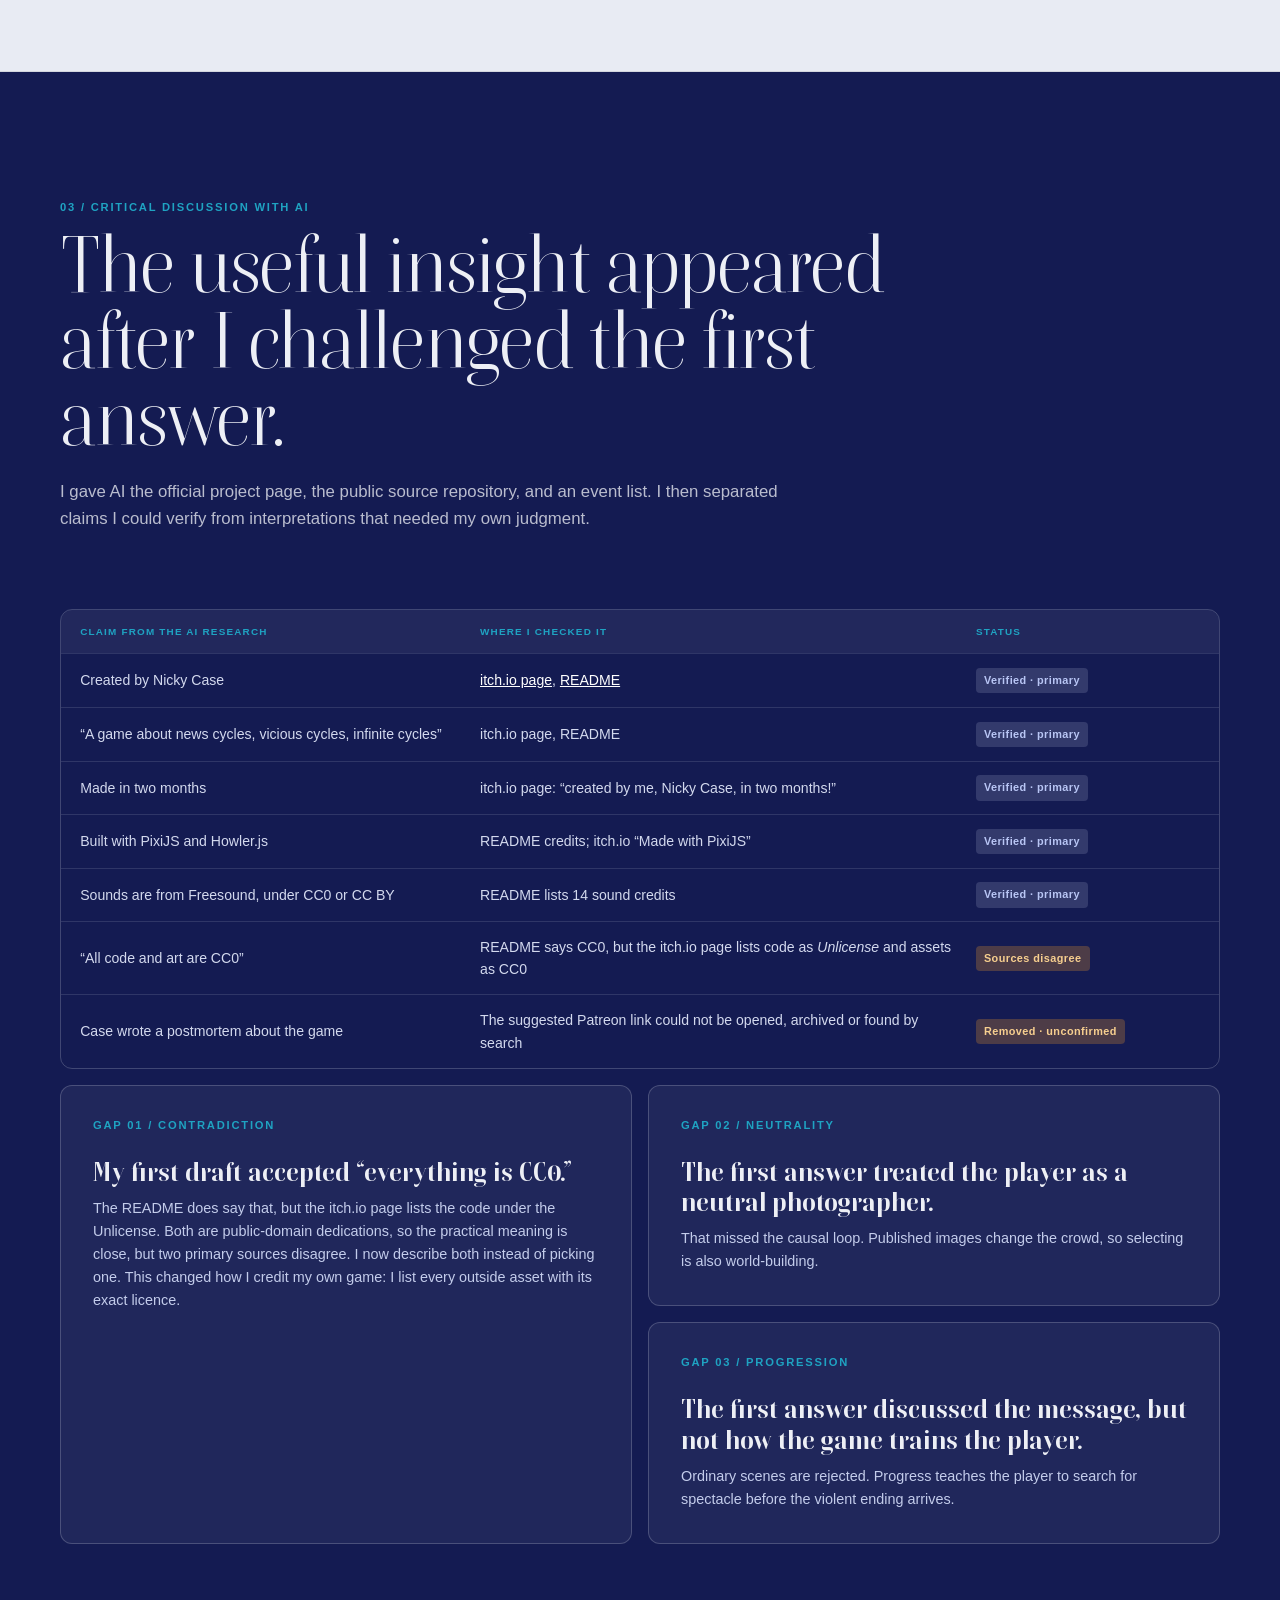
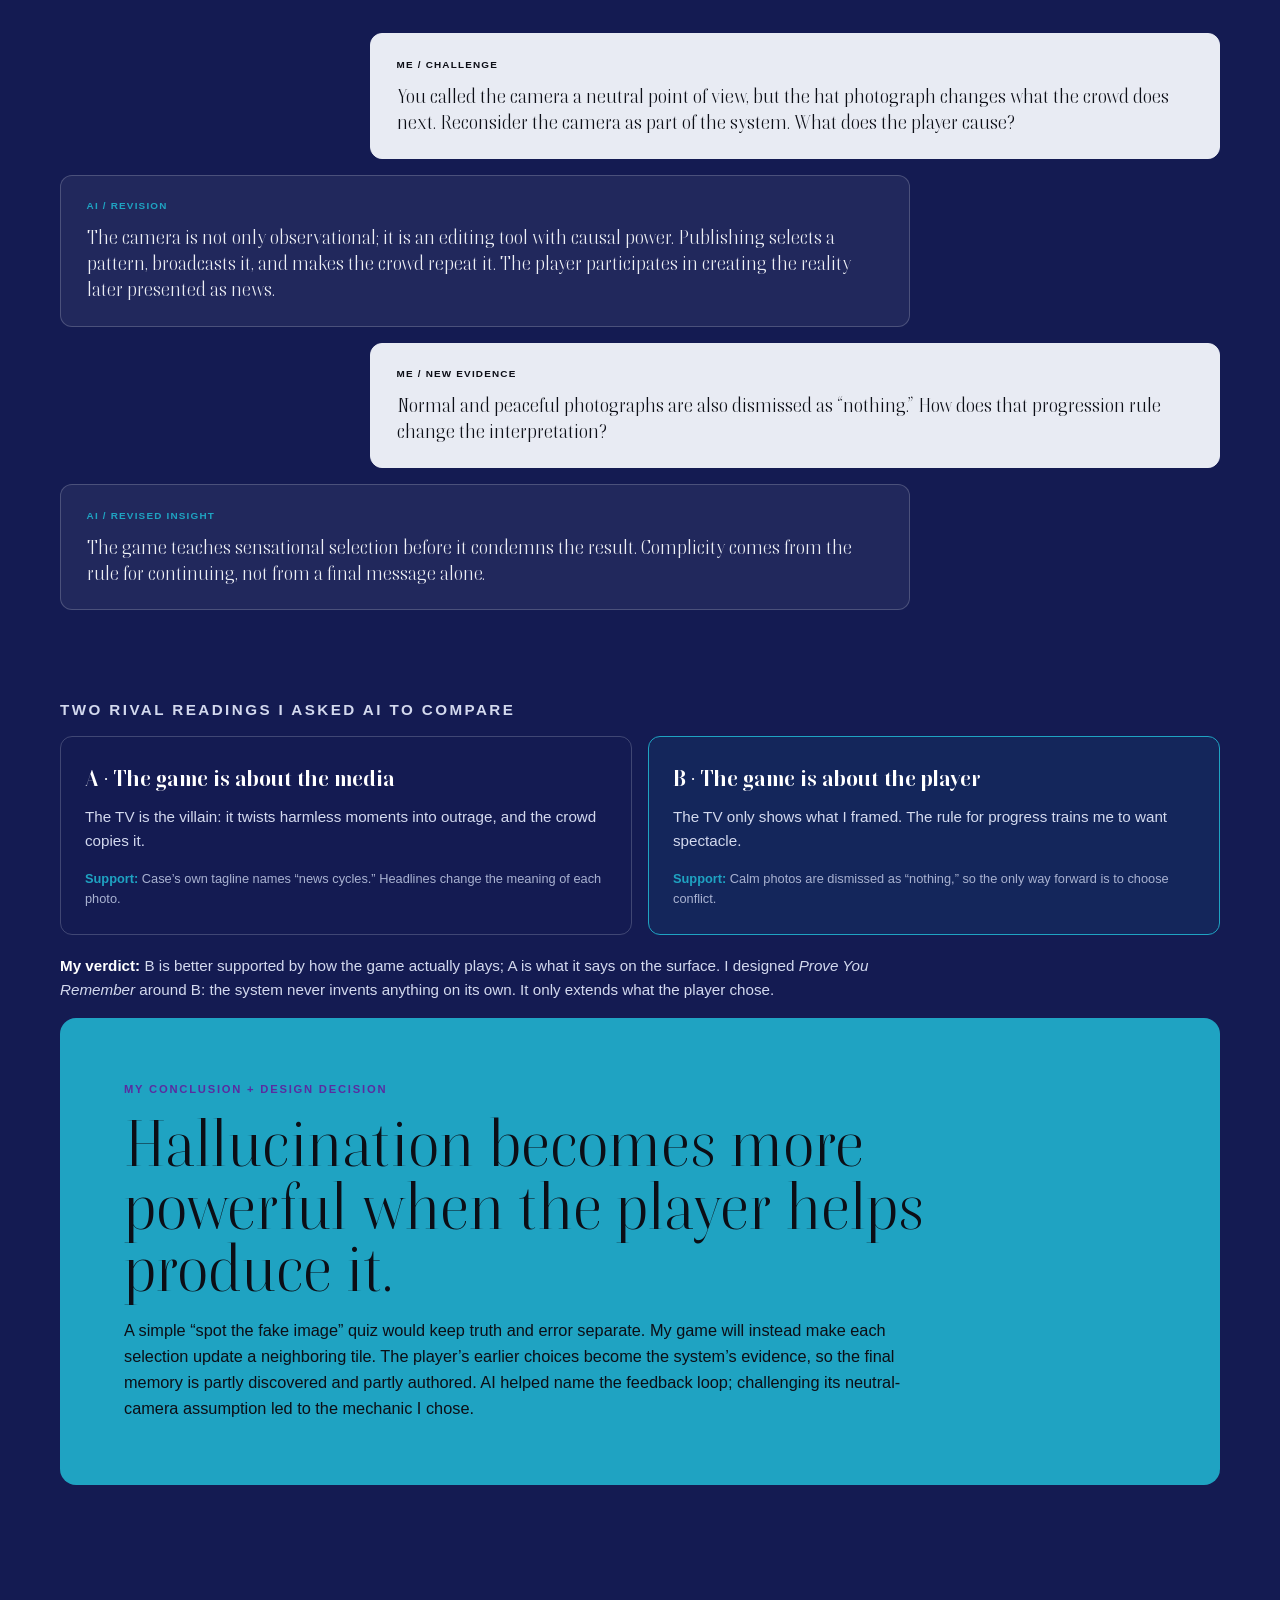
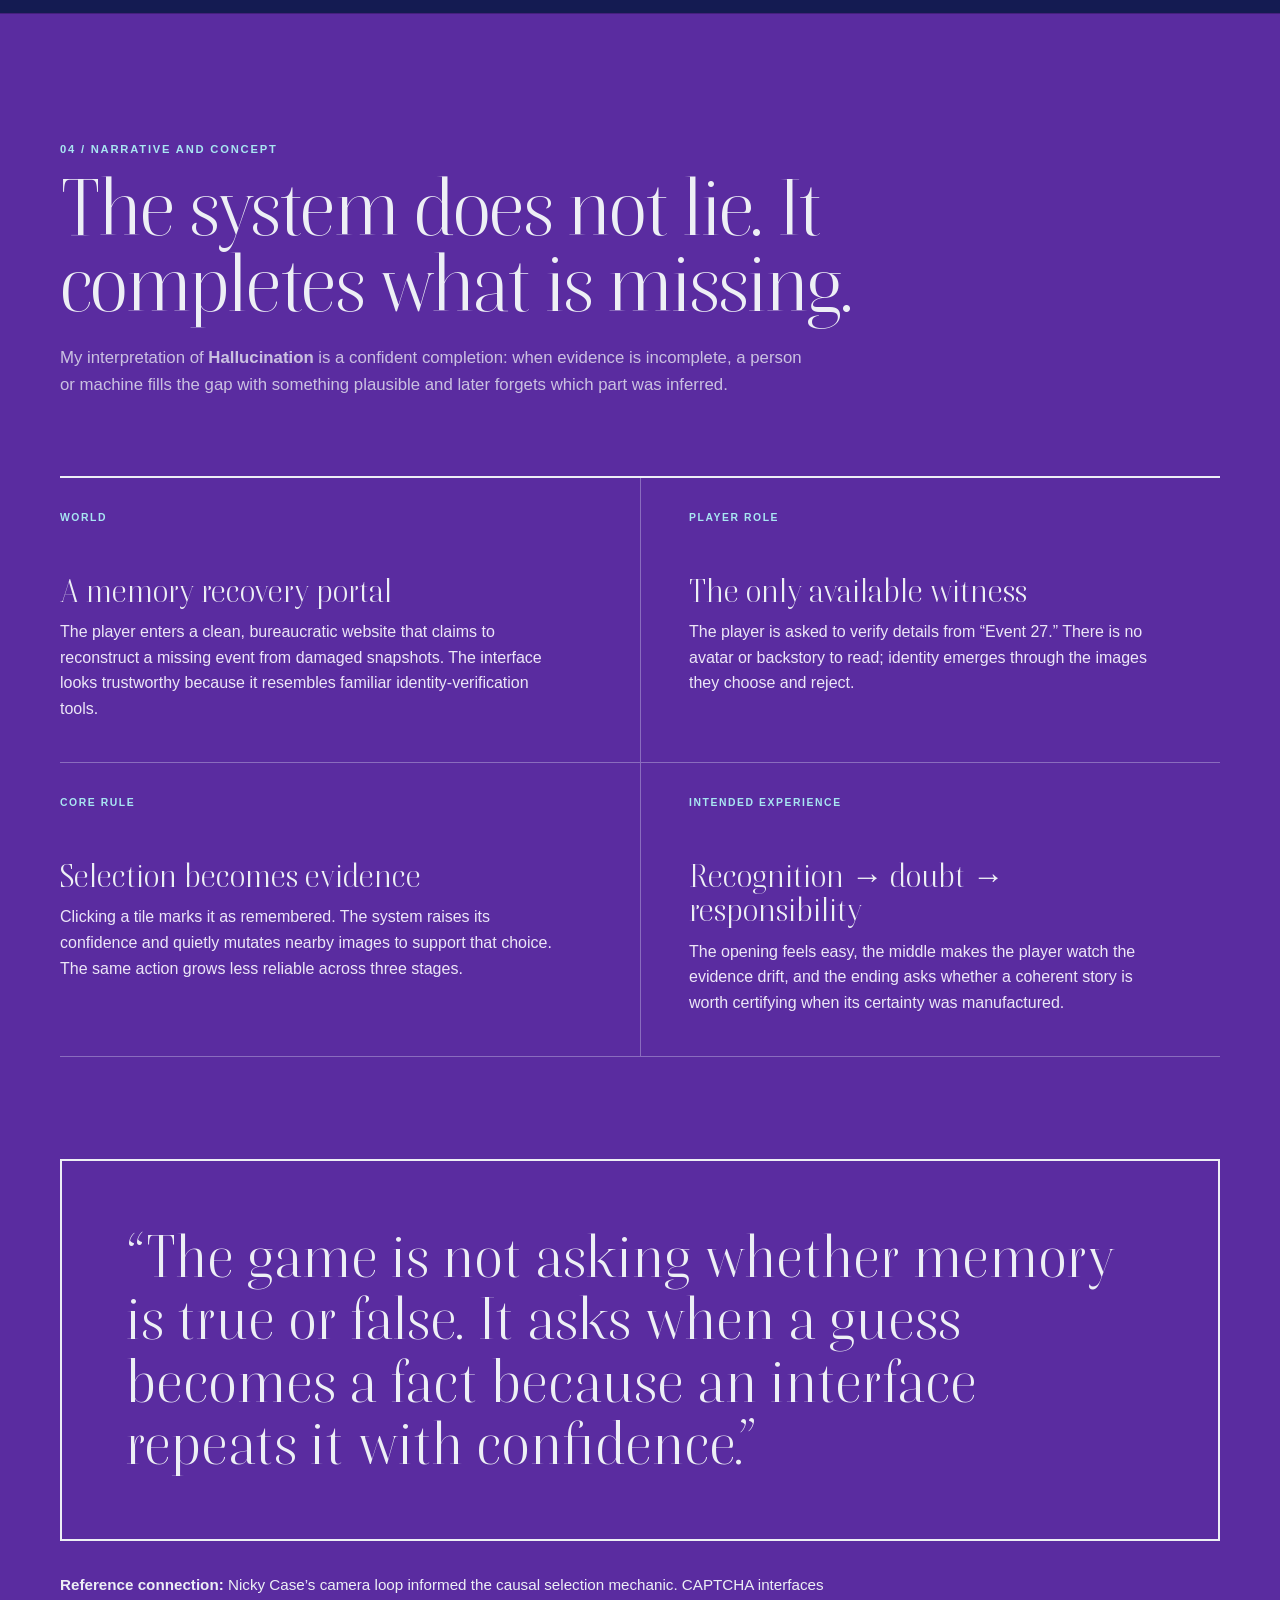
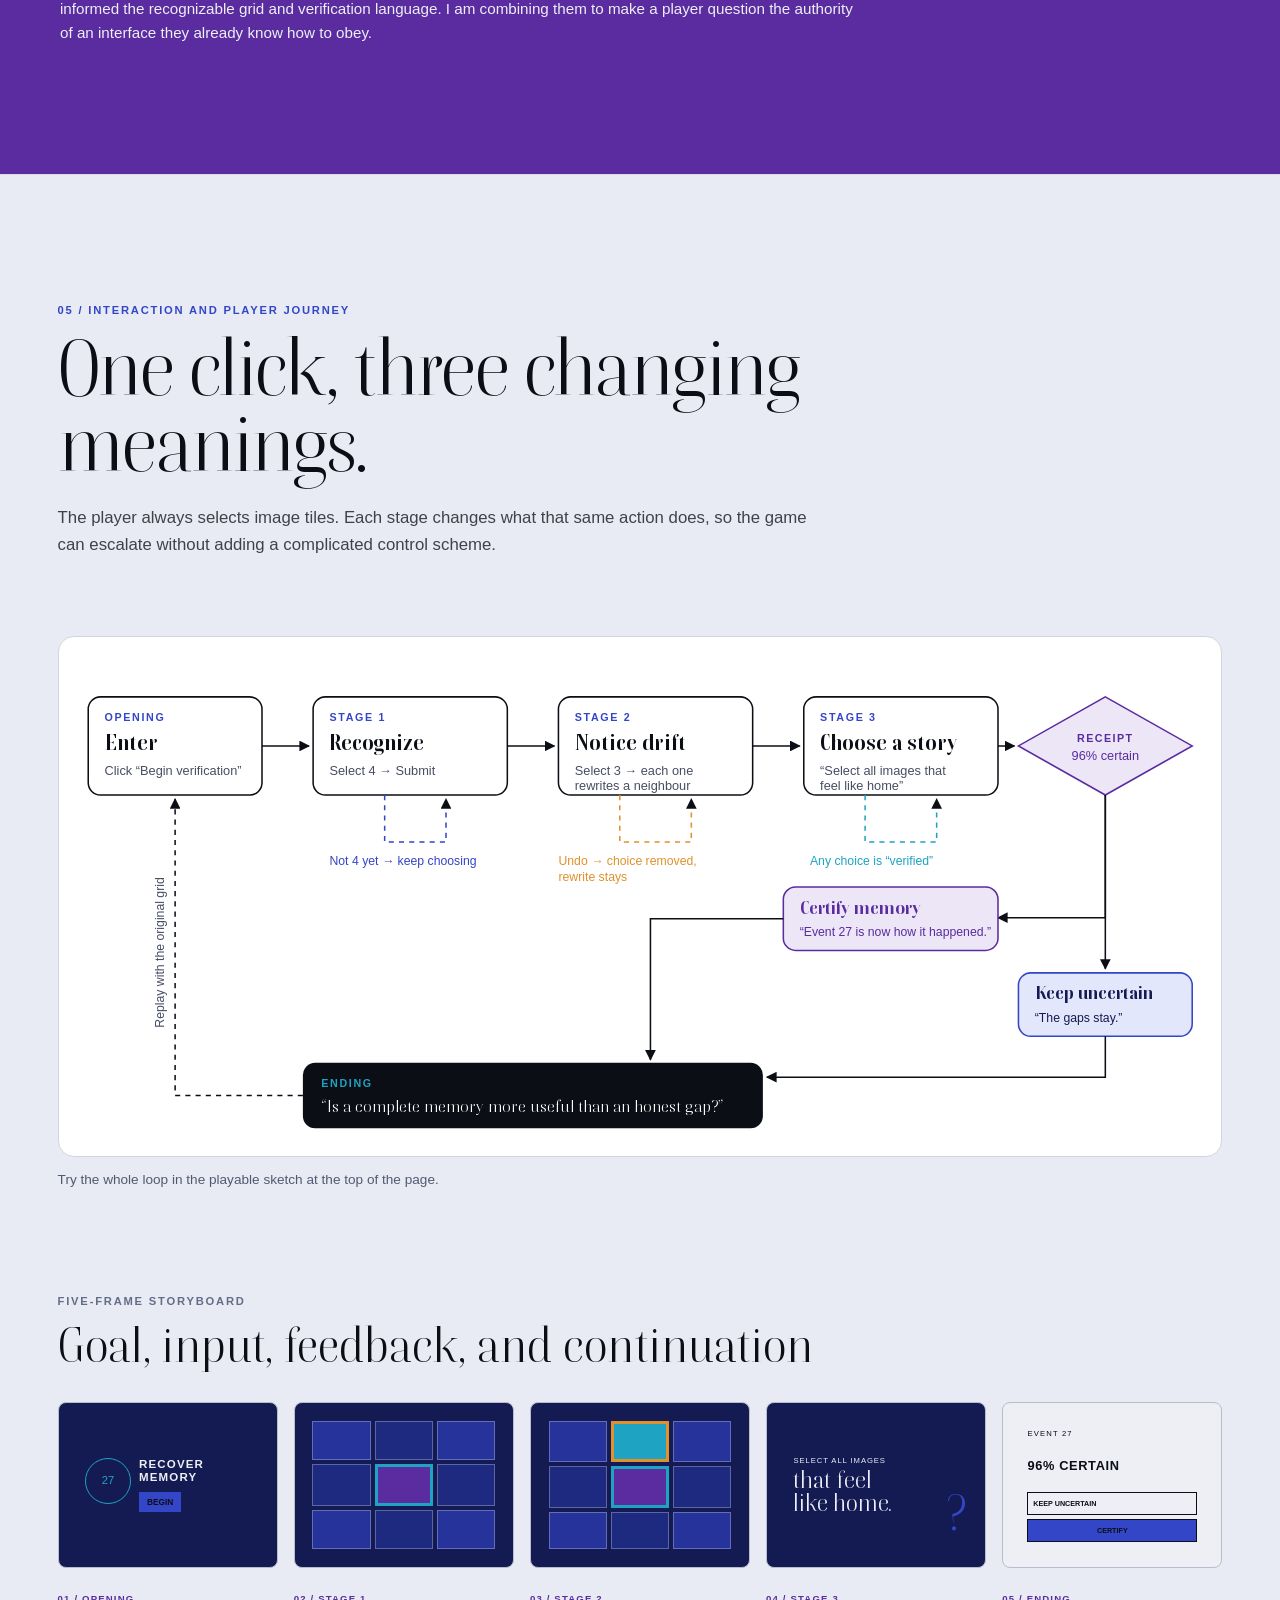
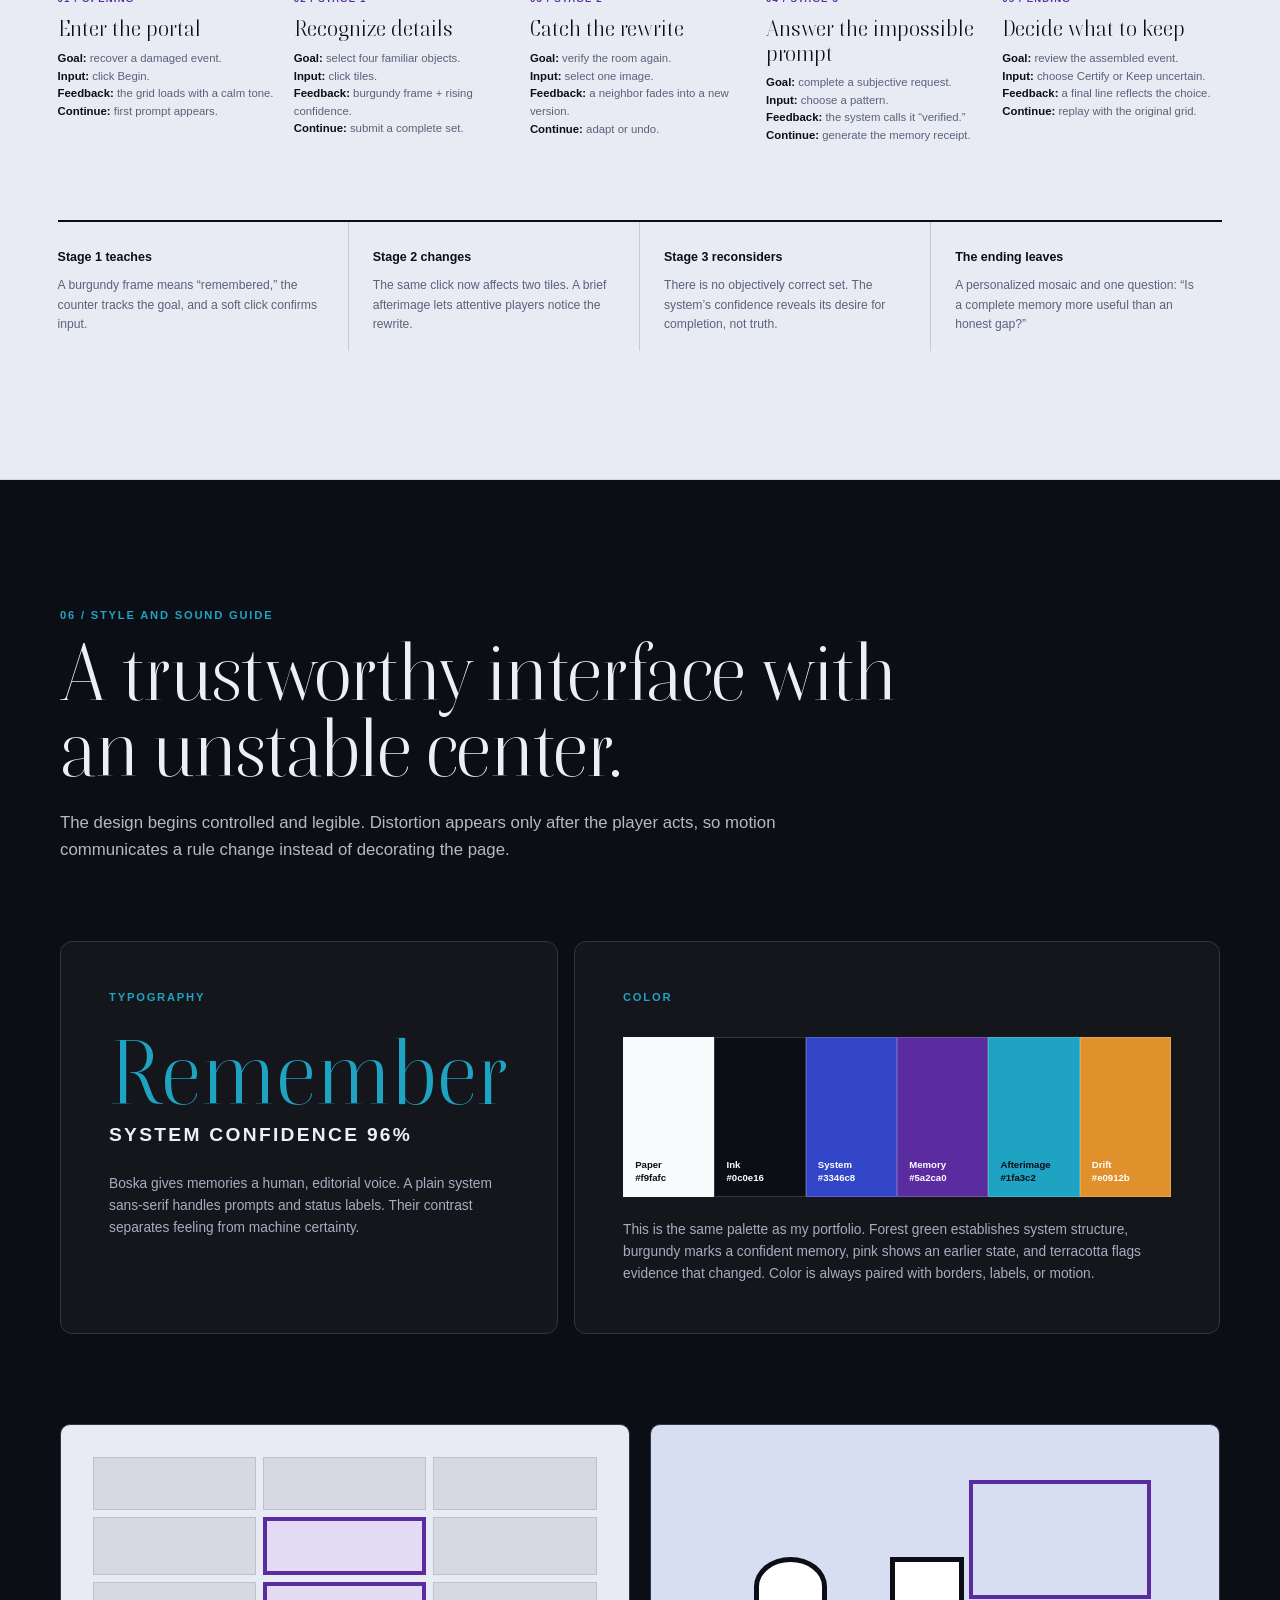
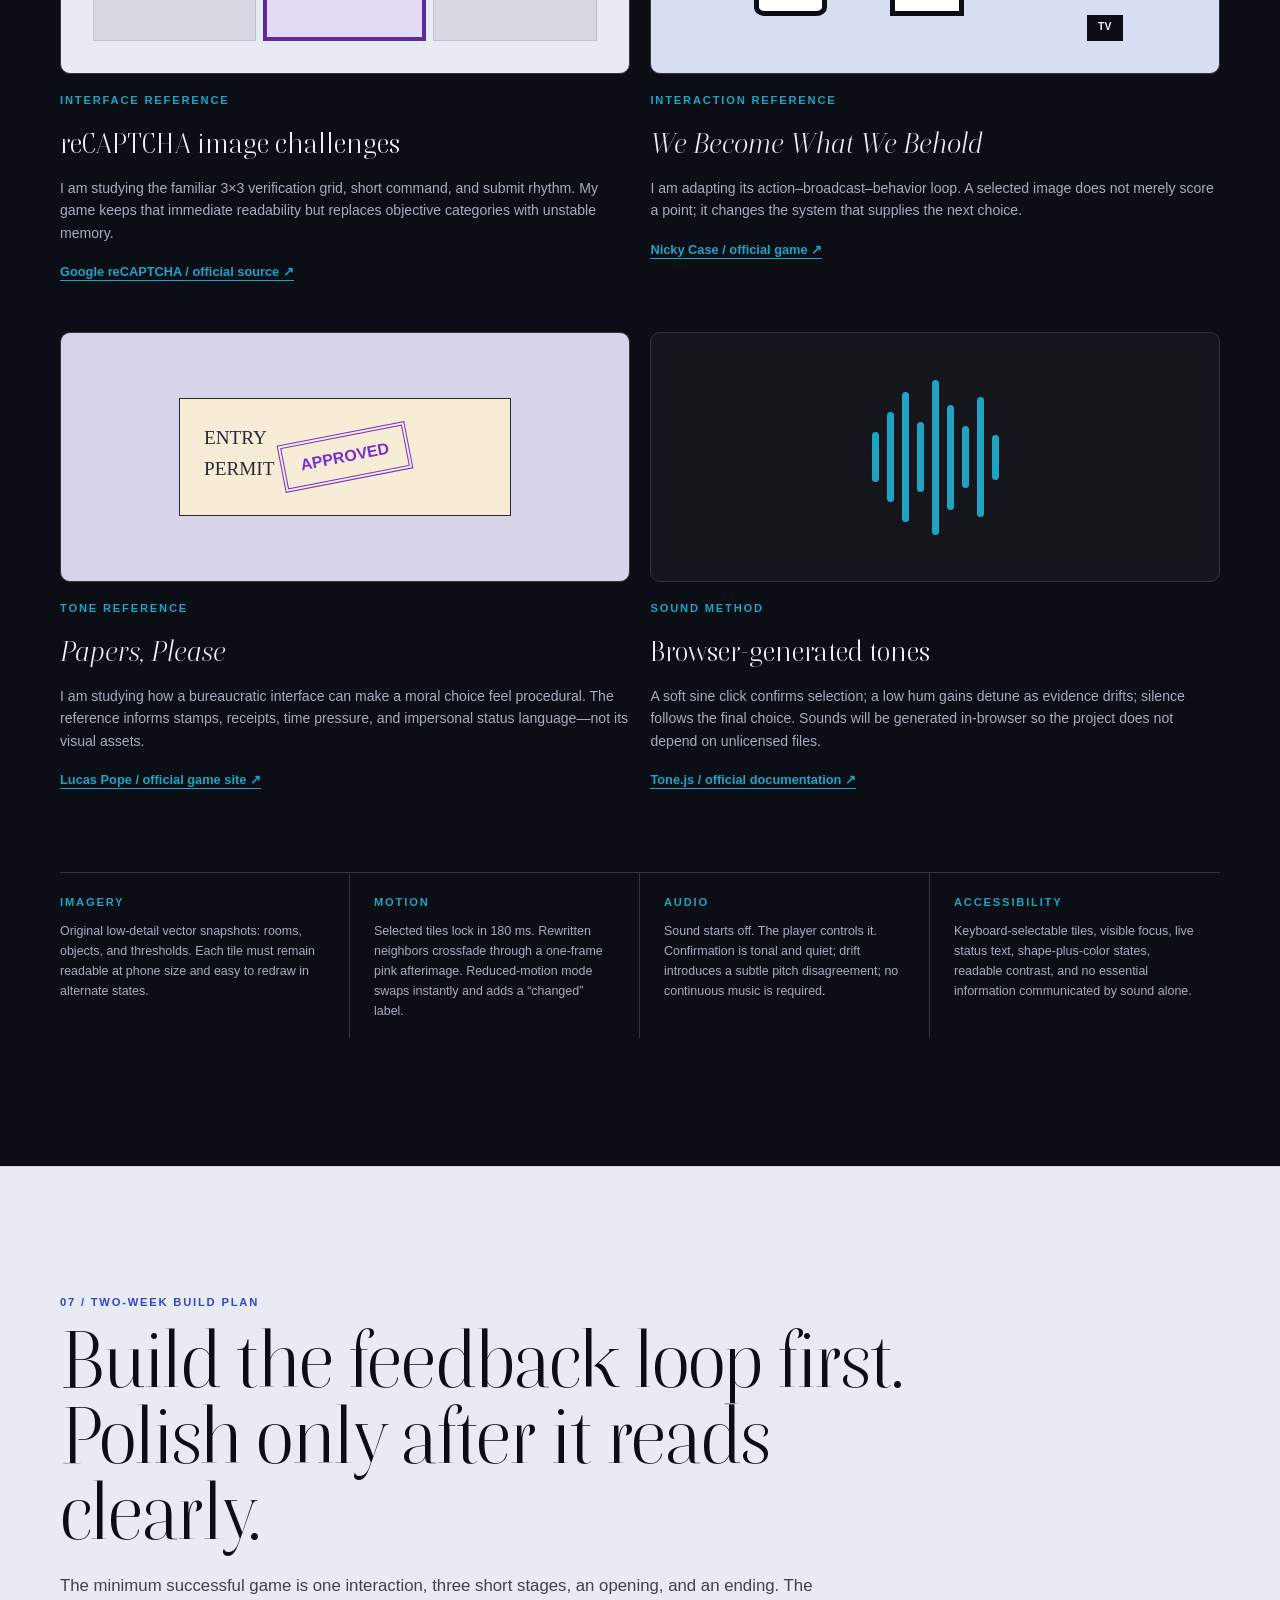
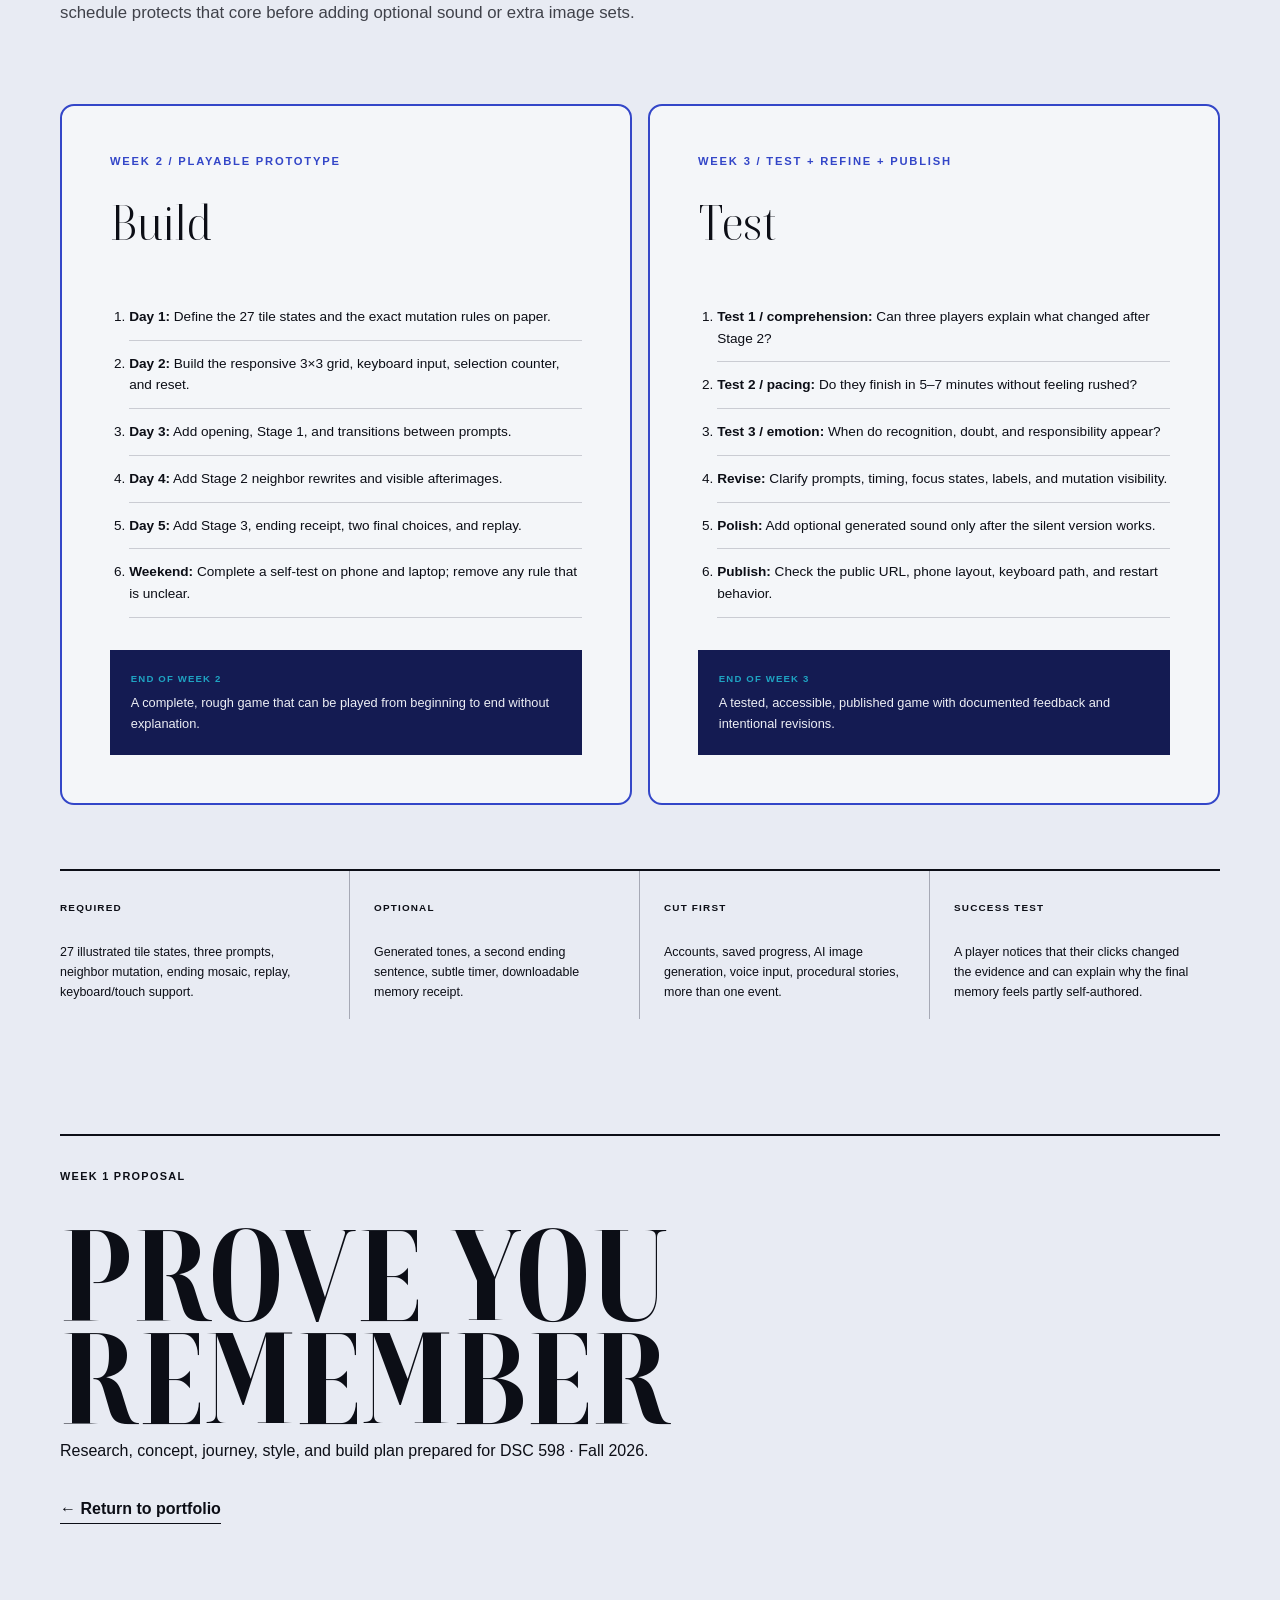
<file: prove-you-remember.html>
<!doctype html>
<html lang="en">
<head>
  <meta charset="utf-8">
  <meta name="viewport" content="width=device-width, initial-scale=1">
  <meta name="description" content="Week 1 game proposal for Prove You Remember, a browser game about memory, verification, and hallucination.">
  <meta name="theme-color" content="#f9fafc">
  <title>Prove You Remember — Week 1 Game Proposal</title>
  <link rel="stylesheet" href="memory-check.css">
  <link rel="stylesheet" href="memory-check-plus.css">
</head>
<body>
  <a class="skip-link" href="#main">Skip to proposal</a>

  <header class="proposal-header">
    <a class="proposal-brand" href="index.html">Shreya Ramanan</a>
    <p>DSC 598 · Week 1 proposal only</p>
    <nav aria-label="Proposal sections">
      <a href="#intro">Game</a>
      <a href="#research">Research</a>
      <a href="#ai-discussion">AI</a>
      <a href="#concept">Concept</a>
      <a href="#journey">Journey</a>
      <a href="#style">Style</a>
      <a href="#plan">Plan</a>
    </nav>
    <button class="sound-toggle" type="button" aria-pressed="false" data-sound>
      <span aria-hidden="true">◌</span> Sound off
    </button>
  </header>

  <main id="main">
    <section class="hero section-shell" id="intro" aria-labelledby="proposal-title">
      <div class="hero-copy">
        <p class="eyebrow">01 / Introduce the game</p>
        <h1 id="proposal-title">PROVE YOU<br><em>REMEMBER</em></h1>
        <p class="hero-line">Select every image that really happened.</p>
        <p class="hero-summary">A short browser game disguised as a memory-verification test. The player selects snapshots from an incomplete event, but every confident choice quietly rewrites the images around it. What begins as a familiar puzzle becomes a question: am I recovering a memory, or teaching the system what to invent?</p>
        <div class="hero-actions">
          <a class="button primary" href="#concept">Read the concept</a>
          <button class="button secondary" type="button" data-reset-grid>Restart demo</button>
        </div>
      </div>

      <div class="memory-terminal" data-game data-stage="0" aria-label="Playable concept sketch of the proposed game: opening, three stages and ending">
        <div class="terminal-bar">
          <span><i></i><i></i><i></i></span>
          <b data-stage-label>MEMORY VERIFICATION / EVENT 27</b>
          <span class="stage-dots" data-stage-dots aria-hidden="true"><i></i><i></i><i></i><i></i></span>
        </div>
        <div class="terminal-prompt">
          <p data-prompt>Select every image that really happened.</p>
          <span data-prompt-note>Your choices may affect the evidence.</span>
        </div>
        <div class="memory-grid" data-memory-grid></div>
        <div class="terminal-status">
          <span>Selected <b data-selected-count>0</b> / <b data-goal>4</b></span>
          <span>System confidence <b data-confidence>12%</b></span>
        </div>
        <div class="terminal-actions">
          <button type="button" class="ghost-btn" data-undo disabled>Undo last</button>
          <button type="button" class="button primary" data-submit disabled>Submit</button>
        </div>
        <p class="terminal-live" aria-live="polite" data-terminal-live>Playable concept sketch, not the Week 2 build.</p>
        <div class="terminal-overlay" data-overlay></div>
      </div>

      <dl class="project-meta">
        <div><dt>Format</dt><dd>5–7 minute browser game</dd></div>
        <div><dt>Main input</dt><dd>Click or tap to select</dd></div>
        <div><dt>Structure</dt><dd>Opening + 3 stages + ending</dd></div>
        <div><dt>Core feeling</dt><dd>Recognition → doubt → responsibility</dd></div>
      </dl>
    </section>

    <section class="proposal-section light" id="research" aria-labelledby="research-title">
      <div class="section-shell">
        <div class="section-heading">
          <p class="eyebrow">02 / Present the case study</p>
          <h2 id="research-title">A camera that does not just record the world. It changes it.</h2>
          <p>I studied <cite>We Become What We Behold</cite>, a five-minute browser game created by Nicky Case. The player frames moments in a crowd; the selected image appears on a central screen and alters how the crowd behaves. Case describes it as a game about “news cycles, vicious cycles, infinite cycles.”</p>
        </div>

        <article class="case-study-card">
          <div class="case-visual" aria-label="Original diagram of the case study interaction">
            <div class="peep-world" aria-hidden="true">
              <span class="peep circle"></span><span class="peep square"></span><span class="peep circle hat"></span><span class="peep square"></span>
              <span class="camera-frame"></span>
              <span class="screen">NICE<br>HAT!</span>
            </div>
            <p>frame a moment <span>→</span> publish it <span>→</span> change the crowd</p>
          </div>
          <div class="case-facts">
            <p class="label">CREATOR + SOURCES</p>
            <h3><cite>We Become What We Behold</cite></h3>
            <p>Created by <strong>Nicky Case</strong> and released in 2016. Case states on the itch.io page that the game was made “in two months.” Built with PixiJS (graphics) and Howler.js (sound). Case releases their own code and art to the public domain; the 14 sound effects come from Freesound creators under CC0 or CC BY, and the ending modifies a CC0 Unsplash photo. All third-party credits are listed in the repository README.</p>
            <div class="source-links">
              <a href="https://ncase.itch.io/wbwwb" target="_blank" rel="noopener">Play + creator statement ↗</a>
              <a href="https://github.com/ncase/wbwwb" target="_blank" rel="noopener">Source + full credits ↗</a>
            </div>
            <p class="evidence-note">Evidence note: creator facts come from the linked official pages. The moments and event analysis below are observations and interpretations of the playable game.</p>
          </div>
        </article>

        <div class="evidence-key" aria-label="How evidence is labelled on this page">
          <span class="ek creator">Creator statement</span><span>what Case says, linked to the exact page</span>
          <span class="ek observation">Observation</span><span>what I saw, heard or did while playing</span>
          <span class="ek interpretation">Interpretation</span><span>what I think it means, and how sure I am</span>
        </div>

        <div class="shot-strip" data-shots>
          <figure data-shot><img src="images/wbwwb-01.png" alt="My screenshot: a photo of empty grass on the TV with the caption Wowwee, it's nothing" loading="lazy"><figcaption><b>01</b> My first photo: empty grass. The TV calls it “NOTHING.”</figcaption></figure>
          <figure data-shot><img src="images/wbwwb-02.png" alt="My screenshot: the TV shows Ooh nice hat while a crowd in matching bowler hats gathers beneath it" loading="lazy"><figcaption><b>02</b> “OOH NICE HAT” goes on air, and a crowd in matching hats gathers.</figcaption></figure>
          <figure data-shot><img src="images/wbwwb-03.png" alt="My screenshot: the camera pulls back to a laptop whose screen shows static, blood and the caption Be scared. Be angry." loading="lazy"><figcaption><b>03</b> The ending pulls back to a laptop: “BE SCARED. BE ANGRY.”</figcaption></figure>
        </div>

        <div class="subheading">
          <p class="label">THREE MEANINGFUL MOMENTS</p>
          <h3>How the game turns a simple click into complicity.</h3>
        </div>
        <div class="moment-grid">
          <article>
            <span>01</span>
            <h4>Nothing is rejected</h4>
            <p>A photograph of an ordinary or empty scene receives a dismissive headline. The joke teaches the rule: calm observation will not move the game forward.</p>
            <p class="my-play"><b>My play</b> My first shot was empty grass and the TV answered “WOWWEE, IT’S NOTHING.” A plain peep only got “just a normal peep.” I felt quietly told off, so I started hunting for anything unusual.</p>
            <small>INTERPRETATION / The interface defines “interesting” before the player does.</small>
          </article>
          <article>
            <span>02</span>
            <h4>The hat becomes a trend</h4>
            <p>Photographing the unusual hat makes it news. Attention spreads imitation and then rejection, turning one harmless detail into a social cycle.</p>
            <p class="my-play"><b>My play</b> I framed the peep in the bowler hat and the TV said “OOH NICE HAT.” Seconds later a ring of peeps in matching hats stood under the screen. One click made a trend, and it felt like a win.</p>
            <small>OBSERVATION / Publication changes later behavior.</small>
          </article>
          <article>
            <span>03</span>
            <h4>Conflict becomes the only path</h4>
            <p>As fear and anger escalate, progress requires increasingly charged images. The player understands that the camera is a cause inside the system, not a neutral window onto it.</p>
            <p class="my-play"><b>My play</b> “CRAZED SQUARE ATTACKS” only aired once I waited for the square to be mid-scream, and then the TV told me “peace is boring. violence goes viral.” At the end the camera pulled back onto a laptop showing “BE SCARED. BE ANGRY.”, the same kind of screen I was playing on.</p>
            <small>INTERPRETATION / Advancement and harm become entangled.</small>
          </article>
        </div>

        <div class="subheading events-heading">
          <p class="label">SIX PLAYER-ACTION EVENTS</p>
          <h3>Action → response → understanding</h3>
        </div>
        <div class="event-table" role="table" aria-label="Six player action events from We Become What We Behold">
          <div class="event-row event-header" role="row"><span>Player action</span><span>Game response</span><span>Player understanding</span></div>
          <div class="event-row" role="row"><span><b>01</b> Photograph empty space</span><span>The screen labels it “nothing”; the story pauses.</span><span>Only selected subjects advance the system.</span></div>
          <div class="event-row" role="row"><span><b>02</b> Frame the peep in a hat</span><span>The screen celebrates the hat and others notice it.</span><span>Attention can manufacture importance.</span></div>
          <div class="event-row" role="row"><span><b>03</b> Photograph the couple</span><span>The broadcast mocks intimacy rather than simply recording it.</span><span>The headline changes the meaning of the image.</span></div>
          <div class="event-row" role="row"><span><b>04</b> Catch a character yelling</span><span>A fear-driven headline appears and nearby characters react.</span><span>The frame must include conflict and context to trigger change.</span></div>
          <div class="event-row" role="row"><span><b>05</b> Publish group hostility</span><span>Circles and squares generalize the event to whole groups.</span><span>One selected example becomes a social rule.</span></div>
          <div class="event-row" role="row"><span><b>06</b> Keep feeding the cycle</span><span>The crowd becomes violent and the view pulls back.</span><span>The player helped build the outcome they are now witnessing.</span></div>
        </div>

        <aside class="lesson-taken">
          <p class="label">WHAT I LEARNED</p>
          <p>The strongest lesson is structural: a game can make its argument through the rule for progress. <cite>We Become What We Behold</cite> does not only tell me that attention changes behavior; it makes my own clicks produce the cycle. My proposal adapts that principle by making every “verified” memory alter the evidence the player sees next.</p>
        </aside>
      </div>
    </section>

    <section class="proposal-section" id="ai-discussion" aria-labelledby="ai-title">
      <div class="section-shell">
        <div class="section-heading">
          <p class="eyebrow">03 / Critical discussion with AI</p>
          <h2 id="ai-title">The useful insight appeared after I challenged the first answer.</h2>
          <p>I gave AI the official project page, the public source repository, and an event list. I then separated claims I could verify from interpretations that needed my own judgment.</p>
        </div>

        <div class="ledger" role="table" aria-label="Verification ledger for claims from the AI research">
          <div class="ledger-row ledger-head" role="row"><span role="columnheader">Claim from the AI research</span><span role="columnheader">Where I checked it</span><span role="columnheader">Status</span></div>
          <div class="ledger-row" role="row"><span role="cell">Created by Nicky Case</span><span role="cell"><a href="https://ncase.itch.io/wbwwb" target="_blank" rel="noopener">itch.io page</a>, <a href="https://github.com/ncase/wbwwb" target="_blank" rel="noopener">README</a></span><span role="cell"><em class="st ok">Verified · primary</em></span></div>
          <div class="ledger-row" role="row"><span role="cell">“A game about news cycles, vicious cycles, infinite cycles”</span><span role="cell">itch.io page, README</span><span role="cell"><em class="st ok">Verified · primary</em></span></div>
          <div class="ledger-row" role="row"><span role="cell">Made in two months</span><span role="cell">itch.io page: “created by me, Nicky Case, in two months!”</span><span role="cell"><em class="st ok">Verified · primary</em></span></div>
          <div class="ledger-row" role="row"><span role="cell">Built with PixiJS and Howler.js</span><span role="cell">README credits; itch.io “Made with PixiJS”</span><span role="cell"><em class="st ok">Verified · primary</em></span></div>
          <div class="ledger-row" role="row"><span role="cell">Sounds are from Freesound, under CC0 or CC BY</span><span role="cell">README lists 14 sound credits</span><span role="cell"><em class="st ok">Verified · primary</em></span></div>
          <div class="ledger-row" role="row"><span role="cell">“All code and art are CC0”</span><span role="cell">README says CC0, but the itch.io page lists code as <i>Unlicense</i> and assets as CC0</span><span role="cell"><em class="st warn">Sources disagree</em></span></div>
          <div class="ledger-row" role="row"><span role="cell">Case wrote a postmortem about the game</span><span role="cell">The suggested Patreon link could not be opened, archived or found by search</span><span role="cell"><em class="st warn">Removed · unconfirmed</em></span></div>
        </div>

        <div class="verify-grid">
          <article class="gap-card">
            <p class="label">GAP 01 / CONTRADICTION</p>
            <h3>My first draft accepted “everything is CC0.”</h3>
            <p>The README does say that, but the itch.io page lists the code under the Unlicense. Both are public-domain dedications, so the practical meaning is close, but two primary sources disagree. I now describe both instead of picking one. This changed how I credit my own game: I list every outside asset with its exact licence.</p>
          </article>
          <article class="gap-card">
            <p class="label">GAP 02 / NEUTRALITY</p>
            <h3>The first answer treated the player as a neutral photographer.</h3>
            <p>That missed the causal loop. Published images change the crowd, so selecting is also world-building.</p>
          </article>
          <article class="gap-card">
            <p class="label">GAP 03 / PROGRESSION</p>
            <h3>The first answer discussed the message, but not how the game trains the player.</h3>
            <p>Ordinary scenes are rejected. Progress teaches the player to search for spectacle before the violent ending arrives.</p>
          </article>
        </div>

        <div class="exchange" aria-label="Selected exchange from the critical AI discussion">
          <div class="exchange-line human">
            <span>ME / CHALLENGE</span>
            <p>You called the camera a neutral point of view, but the hat photograph changes what the crowd does next. Reconsider the camera as part of the system. What does the player cause?</p>
          </div>
          <div class="exchange-line ai">
            <span>AI / REVISION</span>
            <p>The camera is not only observational; it is an editing tool with causal power. Publishing selects a pattern, broadcasts it, and makes the crowd repeat it. The player participates in creating the reality later presented as news.</p>
          </div>
          <div class="exchange-line human">
            <span>ME / NEW EVIDENCE</span>
            <p>Normal and peaceful photographs are also dismissed as “nothing.” How does that progression rule change the interpretation?</p>
          </div>
          <div class="exchange-line ai">
            <span>AI / REVISED INSIGHT</span>
            <p>The game teaches sensational selection before it condemns the result. Complicity comes from the rule for continuing, not from a final message alone.</p>
          </div>
        </div>

        <div class="rival-readings">
          <p class="label">TWO RIVAL READINGS I ASKED AI TO COMPARE</p>
          <div>
            <article>
              <h3>A · The game is about the media</h3>
              <p>The TV is the villain: it twists harmless moments into outrage, and the crowd copies it.</p>
              <small><b>Support:</b> Case’s own tagline names “news cycles.” Headlines change the meaning of each photo.</small>
            </article>
            <article>
              <h3>B · The game is about the player</h3>
              <p>The TV only shows what I framed. The rule for progress trains me to want spectacle.</p>
              <small><b>Support:</b> Calm photos are dismissed as “nothing,” so the only way forward is to choose conflict.</small>
            </article>
          </div>
          <p class="rival-verdict"><b>My verdict:</b> B is better supported by how the game actually plays; A is what it says on the surface. I designed <cite>Prove You Remember</cite> around B: the system never invents anything on its own. It only extends what the player chose.</p>
        </div>

        <div class="conclusion-card">
          <p class="label">MY CONCLUSION + DESIGN DECISION</p>
          <h3>Hallucination becomes more powerful when the player helps produce it.</h3>
          <p>A simple “spot the fake image” quiz would keep truth and error separate. My game will instead make each selection update a neighboring tile. The player’s earlier choices become the system’s evidence, so the final memory is partly discovered and partly authored. AI helped name the feedback loop; challenging its neutral-camera assumption led to the mechanic I chose.</p>
        </div>
      </div>
    </section>

    <section class="proposal-section coral" id="concept" aria-labelledby="concept-title">
      <div class="section-shell">
        <div class="section-heading">
          <p class="eyebrow">04 / Narrative and concept</p>
          <h2 id="concept-title">The system does not lie. It completes what is missing.</h2>
          <p>My interpretation of <strong>Hallucination</strong> is a confident completion: when evidence is incomplete, a person or machine fills the gap with something plausible and later forgets which part was inferred.</p>
        </div>

        <div class="concept-grid">
          <article>
            <span>WORLD</span>
            <h3>A memory recovery portal</h3>
            <p>The player enters a clean, bureaucratic website that claims to reconstruct a missing event from damaged snapshots. The interface looks trustworthy because it resembles familiar identity-verification tools.</p>
          </article>
          <article>
            <span>PLAYER ROLE</span>
            <h3>The only available witness</h3>
            <p>The player is asked to verify details from “Event 27.” There is no avatar or backstory to read; identity emerges through the images they choose and reject.</p>
          </article>
          <article>
            <span>CORE RULE</span>
            <h3>Selection becomes evidence</h3>
            <p>Clicking a tile marks it as remembered. The system raises its confidence and quietly mutates nearby images to support that choice. The same action grows less reliable across three stages.</p>
          </article>
          <article>
            <span>INTENDED EXPERIENCE</span>
            <h3>Recognition → doubt → responsibility</h3>
            <p>The opening feels easy, the middle makes the player watch the evidence drift, and the ending asks whether a coherent story is worth certifying when its certainty was manufactured.</p>
          </article>
        </div>

        <blockquote class="concept-quote">“The game is not asking whether memory is true or false. It asks when a guess becomes a fact because an interface repeats it with confidence.”</blockquote>
        <p class="reference-bridge"><strong>Reference connection:</strong> Nicky Case’s camera loop informed the causal selection mechanic. CAPTCHA interfaces informed the recognizable grid and verification language. I am combining them to make a player question the authority of an interface they already know how to obey.</p>
      </div>
    </section>

    <section class="proposal-section light" id="journey" aria-labelledby="journey-title">
      <div class="section-shell wide-shell">
        <div class="section-heading">
          <p class="eyebrow">05 / Interaction and player journey</p>
          <h2 id="journey-title">One click, three changing meanings.</h2>
          <p>The player always selects image tiles. Each stage changes what that same action does, so the game can escalate without adding a complicated control scheme.</p>
        </div>

        <div class="flow-svg">
          <svg viewBox="0 0 1100 470" role="img" aria-labelledby="flow-title flow-desc">
            <title id="flow-title">Player journey flowchart</title>
            <desc id="flow-desc">Opening leads to Stage 1, where the player selects four tiles and submits. Stage 2 adds rewrites: each selection changes a neighbour, and undo removes the choice but not the rewrite. Stage 3 accepts any selection as verified. The ending shows a receipt and asks the player to certify or keep uncertain; both lead to a final line and replay.</desc>
            <defs><marker id="fa" viewBox="0 0 10 10" refX="9" refY="5" markerWidth="7" markerHeight="7" orient="auto"><path d="M0 0L10 5L0 10z" fill="#0c0e16"/></marker></defs>
            <g font-family="Helvetica Neue, Inter, Arial, sans-serif" fill="#0c0e16">
              <g fill="#fff" stroke="#0c0e16" stroke-width="1.5">
                <rect x="10" y="40" width="170" height="96" rx="12"/>
                <rect x="230" y="40" width="190" height="96" rx="12"/>
                <rect x="470" y="40" width="190" height="96" rx="12"/>
                <rect x="710" y="40" width="190" height="96" rx="12"/>
              </g>
              <path d="M1005 40l85 48-85 48-85-48z" fill="#ece6f7" stroke="#5a2ca0" stroke-width="1.5"/>
              <g font-size="10.5" font-weight="700" letter-spacing="1.6" fill="#3346c8">
                <text x="26" y="64">OPENING</text><text x="246" y="64">STAGE 1</text><text x="486" y="64">STAGE 2</text><text x="726" y="64">STAGE 3</text>
              </g>
              <g font-family="Boska, Georgia, serif" font-size="21" font-weight="700">
                <text x="26" y="92">Enter</text><text x="246" y="92">Recognize</text><text x="486" y="92">Notice drift</text><text x="726" y="92">Choose a story</text>
              </g>
              <g font-size="12.5" fill="#474e63">
                <text x="26" y="116">Click “Begin verification”</text>
                <text x="246" y="116">Select 4 → Submit</text>
                <text x="486" y="116">Select 3 → each one</text><text x="486" y="131">rewrites a neighbour</text>
                <text x="726" y="116">“Select all images that</text><text x="726" y="131">feel like home”</text>
              </g>
              <text x="1005" y="84" text-anchor="middle" font-size="10.5" font-weight="700" letter-spacing="1.4" fill="#5a2ca0">RECEIPT</text>
              <text x="1005" y="102" text-anchor="middle" font-size="12.5" fill="#5a2ca0">96% certain</text>
              <g stroke="#0c0e16" stroke-width="1.5" fill="none" marker-end="url(#fa)">
                <path d="M180 88h46"/><path d="M420 88h46"/><path d="M660 88h46"/><path d="M900 88h16"/>
              </g>
              <!-- loops -->
              <g fill="none" stroke-width="1.5" stroke-dasharray="5 5" marker-end="url(#fa)">
                <path d="M300 136v46h60v-42" stroke="#3346c8"/>
                <path d="M530 136v46h70v-42" stroke="#e0912b"/>
                <path d="M770 136v46h70v-42" stroke="#1fa3c2"/>
              </g>
              <g font-size="12">
                <text x="246" y="204" fill="#3346c8">Not 4 yet → keep choosing</text>
                <text x="470" y="204" fill="#e0912b">Undo → choice removed,</text><text x="470" y="220" fill="#e0912b">rewrite stays</text>
                <text x="716" y="204" fill="#1fa3c2">Any choice is “verified”</text>
              </g>
              <!-- branches -->
              <g stroke="#0c0e16" stroke-width="1.5" fill="none" marker-end="url(#fa)">
                <path d="M1005 136v120H900"/><path d="M1005 136v170"/>
              </g>
              <g fill="#fff" stroke="#0c0e16" stroke-width="1.5">
                <rect x="690" y="226" width="210" height="62" rx="12" fill="#ece6f7" stroke="#5a2ca0"/>
                <rect x="920" y="310" width="170" height="62" rx="12" fill="#e2e7fb" stroke="#3346c8"/>
              </g>
              <text x="706" y="252" font-family="Boska, Georgia, serif" font-size="18" font-weight="700" fill="#5a2ca0">Certify memory</text>
              <text x="706" y="274" font-size="12" fill="#5a2ca0">“Event 27 is now how it happened.”</text>
              <text x="936" y="336" font-family="Boska, Georgia, serif" font-size="18" font-weight="700" fill="#141b52">Keep uncertain</text>
              <text x="936" y="358" font-size="12" fill="#141b52">“The gaps stay.”</text>
              <g stroke="#0c0e16" stroke-width="1.5" fill="none" marker-end="url(#fa)">
                <path d="M690 257H560v138"/><path d="M1005 372v40H674"/>
              </g>
              <rect x="220" y="398" width="450" height="64" rx="12" fill="#0c0e16"/>
              <text x="238" y="422" font-size="10.5" font-weight="700" letter-spacing="1.6" fill="#1fa3c2">ENDING</text>
              <text x="238" y="446" font-family="Boska, Georgia, serif" font-size="16.5" fill="#fff">“Is a complete memory more useful than an honest gap?”</text>
              <g stroke="#0c0e16" stroke-width="1.5" fill="none" stroke-dasharray="5 5" marker-end="url(#fa)"><path d="M220 430H95V140"/></g>
              <text x="84" y="290" text-anchor="middle" font-size="12" fill="#474e63" transform="rotate(-90 84 290)">Replay with the original grid</text>
            </g>
          </svg>
        </div>
        <p class="flow-caption">Try the whole loop in the playable sketch at the top of the page.</p>

        <div class="storyboard-heading">
          <p class="label">FIVE-FRAME STORYBOARD</p>
          <h3>Goal, input, feedback, and continuation</h3>
        </div>
        <div class="storyboard">
          <article>
            <div class="frame frame-entry" aria-hidden="true"><span class="portal-mark">27</span><b>RECOVER<br>MEMORY</b><i>BEGIN</i></div>
            <span>01 / OPENING</span>
            <h4>Enter the portal</h4>
            <p><b>Goal:</b> recover a damaged event.<br><b>Input:</b> click Begin.<br><b>Feedback:</b> the grid loads with a calm tone.<br><b>Continue:</b> first prompt appears.</p>
          </article>
          <article>
            <div class="frame mini-grid stable" aria-hidden="true"><i></i><i></i><i></i><i></i><i class="chosen"></i><i></i><i></i><i></i><i></i></div>
            <span>02 / STAGE 1</span>
            <h4>Recognize details</h4>
            <p><b>Goal:</b> select four familiar objects.<br><b>Input:</b> click tiles.<br><b>Feedback:</b> burgundy frame + rising confidence.<br><b>Continue:</b> submit a complete set.</p>
          </article>
          <article>
            <div class="frame mini-grid drifting" aria-hidden="true"><i></i><i class="changed"></i><i></i><i></i><i class="chosen"></i><i></i><i></i><i></i><i></i></div>
            <span>03 / STAGE 2</span>
            <h4>Catch the rewrite</h4>
            <p><b>Goal:</b> verify the room again.<br><b>Input:</b> select one image.<br><b>Feedback:</b> a neighbor fades into a new version.<br><b>Continue:</b> adapt or undo.</p>
          </article>
          <article>
            <div class="frame frame-prompt" aria-hidden="true"><small>SELECT ALL IMAGES</small><b>that feel<br>like home.</b><span>?</span></div>
            <span>04 / STAGE 3</span>
            <h4>Answer the impossible prompt</h4>
            <p><b>Goal:</b> complete a subjective request.<br><b>Input:</b> choose a pattern.<br><b>Feedback:</b> the system calls it “verified.”<br><b>Continue:</b> generate the memory receipt.</p>
          </article>
          <article>
            <div class="frame frame-receipt" aria-hidden="true"><small>EVENT 27</small><b>96% CERTAIN</b><span>KEEP UNCERTAIN</span><i>CERTIFY</i></div>
            <span>05 / ENDING</span>
            <h4>Decide what to keep</h4>
            <p><b>Goal:</b> review the assembled event.<br><b>Input:</b> choose Certify or Keep uncertain.<br><b>Feedback:</b> a final line reflects the choice.<br><b>Continue:</b> replay with the original grid.</p>
          </article>
        </div>

        <div class="stage-detail-grid">
          <article><b>Stage 1 teaches</b><p>A burgundy frame means “remembered,” the counter tracks the goal, and a soft click confirms input.</p></article>
          <article><b>Stage 2 changes</b><p>The same click now affects two tiles. A brief afterimage lets attentive players notice the rewrite.</p></article>
          <article><b>Stage 3 reconsiders</b><p>There is no objectively correct set. The system’s confidence reveals its desire for completion, not truth.</p></article>
          <article><b>The ending leaves</b><p>A personalized mosaic and one question: “Is a complete memory more useful than an honest gap?”</p></article>
        </div>
      </div>
    </section>

    <section class="proposal-section" id="style" aria-labelledby="style-title">
      <div class="section-shell">
        <div class="section-heading">
          <p class="eyebrow">06 / Style and sound guide</p>
          <h2 id="style-title">A trustworthy interface with an unstable center.</h2>
          <p>The design begins controlled and legible. Distortion appears only after the player acts, so motion communicates a rule change instead of decorating the page.</p>
        </div>

        <div class="style-system">
          <article class="type-guide">
            <p class="label">TYPOGRAPHY</p>
            <div class="type-serif">Remember</div>
            <div class="type-sans">SYSTEM CONFIDENCE 96%</div>
            <p>Boska gives memories a human, editorial voice. A plain system sans-serif handles prompts and status labels. Their contrast separates feeling from machine certainty.</p>
          </article>
          <article class="palette-guide">
            <p class="label">COLOR</p>
            <div class="swatches"><span style="--swatch:#f9fafc">Paper<br>#f9fafc</span><span style="--swatch:#0c0e16">Ink<br>#0c0e16</span><span style="--swatch:#3346c8">System<br>#3346c8</span><span style="--swatch:#5a2ca0">Memory<br>#5a2ca0</span><span style="--swatch:#1fa3c2">Afterimage<br>#1fa3c2</span><span style="--swatch:#e0912b">Drift<br>#e0912b</span></div>
            <p>This is the same palette as my portfolio. Forest green establishes system structure, burgundy marks a confident memory, pink shows an earlier state, and terracotta flags evidence that changed. Color is always paired with borders, labels, or motion.</p>
          </article>
        </div>

        <div class="reference-grid">
          <article>
            <div class="reference-thumb captcha-thumb" aria-hidden="true"><span></span><span></span><span></span><span></span><span></span><span></span><span></span><span></span><span></span></div>
            <p class="label">INTERFACE REFERENCE</p>
            <h3>reCAPTCHA image challenges</h3>
            <p>I am studying the familiar 3×3 verification grid, short command, and submit rhythm. My game keeps that immediate readability but replaces objective categories with unstable memory.</p>
            <a href="https://www.google.com/recaptcha/about/" target="_blank" rel="noopener">Google reCAPTCHA / official source ↗</a>
          </article>
          <article>
            <div class="reference-thumb wbwwb-thumb" aria-hidden="true"><span class="tiny-peep circle"></span><span class="tiny-peep square"></span><i></i><b>TV</b></div>
            <p class="label">INTERACTION REFERENCE</p>
            <h3><cite>We Become What We Behold</cite></h3>
            <p>I am adapting its action–broadcast–behavior loop. A selected image does not merely score a point; it changes the system that supplies the next choice.</p>
            <a href="https://ncase.itch.io/wbwwb" target="_blank" rel="noopener">Nicky Case / official game ↗</a>
          </article>
          <article>
            <div class="reference-thumb papers-thumb" aria-hidden="true"><span>ENTRY<br>PERMIT</span><i>APPROVED</i></div>
            <p class="label">TONE REFERENCE</p>
            <h3><cite>Papers, Please</cite></h3>
            <p>I am studying how a bureaucratic interface can make a moral choice feel procedural. The reference informs stamps, receipts, time pressure, and impersonal status language—not its visual assets.</p>
            <a href="https://papersplea.se/" target="_blank" rel="noopener">Lucas Pope / official game site ↗</a>
          </article>
          <article>
            <div class="reference-thumb sound-thumb" aria-hidden="true"><i></i><i></i><i></i><i></i><i></i><i></i><i></i><i></i><i></i></div>
            <p class="label">SOUND METHOD</p>
            <h3>Browser-generated tones</h3>
            <p>A soft sine click confirms selection; a low hum gains detune as evidence drifts; silence follows the final choice. Sounds will be generated in-browser so the project does not depend on unlicensed files.</p>
            <a href="https://tonejs.github.io/" target="_blank" rel="noopener">Tone.js / official documentation ↗</a>
          </article>
        </div>

        <div class="motion-audio-grid">
          <article><p class="label">IMAGERY</p><p>Original low-detail vector snapshots: rooms, objects, and thresholds. Each tile must remain readable at phone size and easy to redraw in alternate states.</p></article>
          <article><p class="label">MOTION</p><p>Selected tiles lock in 180 ms. Rewritten neighbors crossfade through a one-frame pink afterimage. Reduced-motion mode swaps instantly and adds a “changed” label.</p></article>
          <article><p class="label">AUDIO</p><p>Sound starts off. The player controls it. Confirmation is tonal and quiet; drift introduces a subtle pitch disagreement; no continuous music is required.</p></article>
          <article><p class="label">ACCESSIBILITY</p><p>Keyboard-selectable tiles, visible focus, live status text, shape-plus-color states, readable contrast, and no essential information communicated by sound alone.</p></article>
        </div>
      </div>
    </section>

    <section class="proposal-section yellow" id="plan" aria-labelledby="plan-title">
      <div class="section-shell">
        <div class="section-heading">
          <p class="eyebrow">07 / Two-week build plan</p>
          <h2 id="plan-title">Build the feedback loop first. Polish only after it reads clearly.</h2>
          <p>The minimum successful game is one interaction, three short stages, an opening, and an ending. The schedule protects that core before adding optional sound or extra image sets.</p>
        </div>

        <div class="plan-grid">
          <article>
            <p class="week-tag">WEEK 2 / PLAYABLE PROTOTYPE</p>
            <h3>Build</h3>
            <ol>
              <li><b>Day 1:</b> Define the 27 tile states and the exact mutation rules on paper.</li>
              <li><b>Day 2:</b> Build the responsive 3×3 grid, keyboard input, selection counter, and reset.</li>
              <li><b>Day 3:</b> Add opening, Stage 1, and transitions between prompts.</li>
              <li><b>Day 4:</b> Add Stage 2 neighbor rewrites and visible afterimages.</li>
              <li><b>Day 5:</b> Add Stage 3, ending receipt, two final choices, and replay.</li>
              <li><b>Weekend:</b> Complete a self-test on phone and laptop; remove any rule that is unclear.</li>
            </ol>
            <p class="deliverable"><span>END OF WEEK 2</span>A complete, rough game that can be played from beginning to end without explanation.</p>
          </article>
          <article>
            <p class="week-tag">WEEK 3 / TEST + REFINE + PUBLISH</p>
            <h3>Test</h3>
            <ol>
              <li><b>Test 1 / comprehension:</b> Can three players explain what changed after Stage 2?</li>
              <li><b>Test 2 / pacing:</b> Do they finish in 5–7 minutes without feeling rushed?</li>
              <li><b>Test 3 / emotion:</b> When do recognition, doubt, and responsibility appear?</li>
              <li><b>Revise:</b> Clarify prompts, timing, focus states, labels, and mutation visibility.</li>
              <li><b>Polish:</b> Add optional generated sound only after the silent version works.</li>
              <li><b>Publish:</b> Check the public URL, phone layout, keyboard path, and restart behavior.</li>
            </ol>
            <p class="deliverable"><span>END OF WEEK 3</span>A tested, accessible, published game with documented feedback and intentional revisions.</p>
          </article>
        </div>

        <div class="scope-grid">
          <article><span>REQUIRED</span><p>27 illustrated tile states, three prompts, neighbor mutation, ending mosaic, replay, keyboard/touch support.</p></article>
          <article><span>OPTIONAL</span><p>Generated tones, a second ending sentence, subtle timer, downloadable memory receipt.</p></article>
          <article><span>CUT FIRST</span><p>Accounts, saved progress, AI image generation, voice input, procedural stories, more than one event.</p></article>
          <article><span>SUCCESS TEST</span><p>A player notices that their clicks changed the evidence and can explain why the final memory feels partly self-authored.</p></article>
        </div>

        <div class="final-statement">
          <p>Week 1 proposal</p>
          <h3>PROVE YOU REMEMBER</h3>
          <span>Research, concept, journey, style, and build plan prepared for DSC 598 · Fall 2026.</span>
          <a href="index.html">← Return to portfolio</a>
        </div>
      </div>
    </section>
  </main>

  <footer class="proposal-footer">
    <p><strong>Shreya Ramanan</strong><br>AI for Interdisciplinary Design</p>
    <p>Research claims are linked to their sources. Proposal writing and design developed through a documented critical dialogue with AI.</p>
    <button type="button" data-back-top>Back to top ↑</button>
  </footer>

  <script src="memory-check.js"></script>
</body>
</html>
</file>
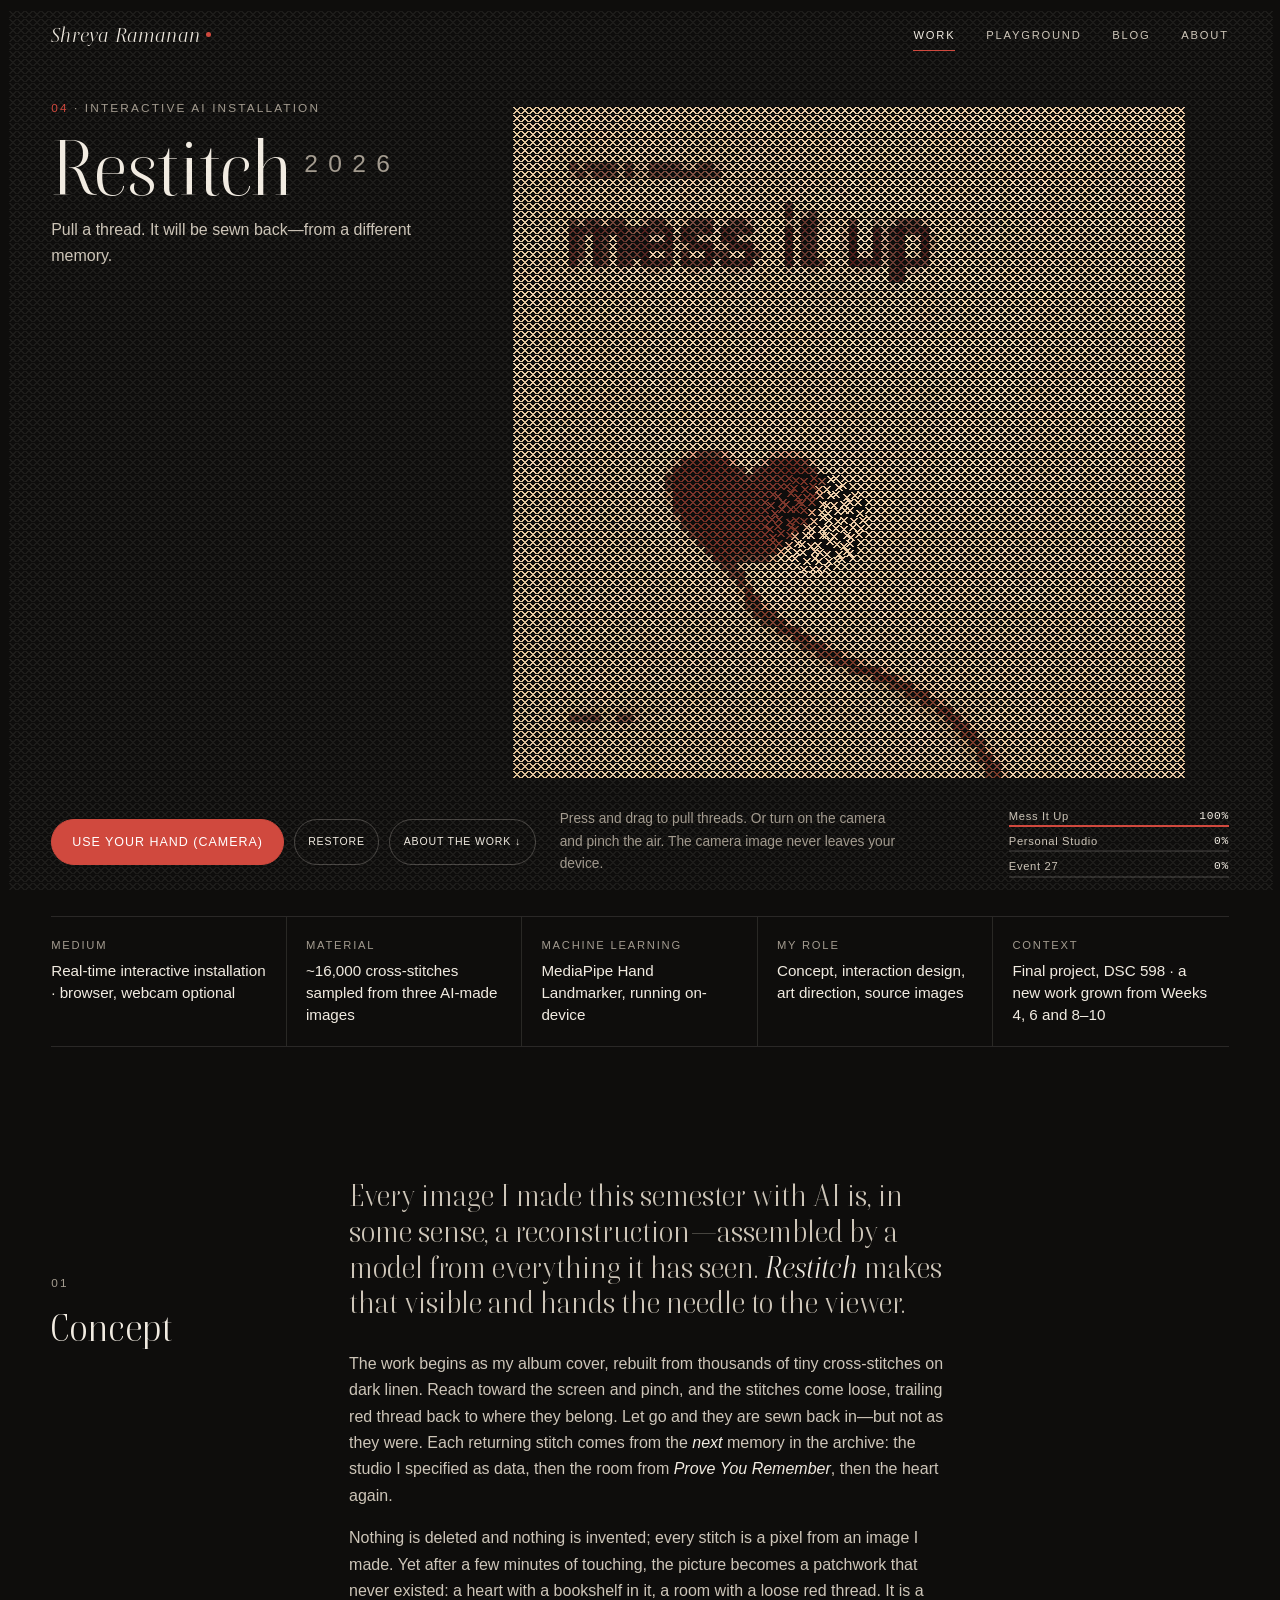
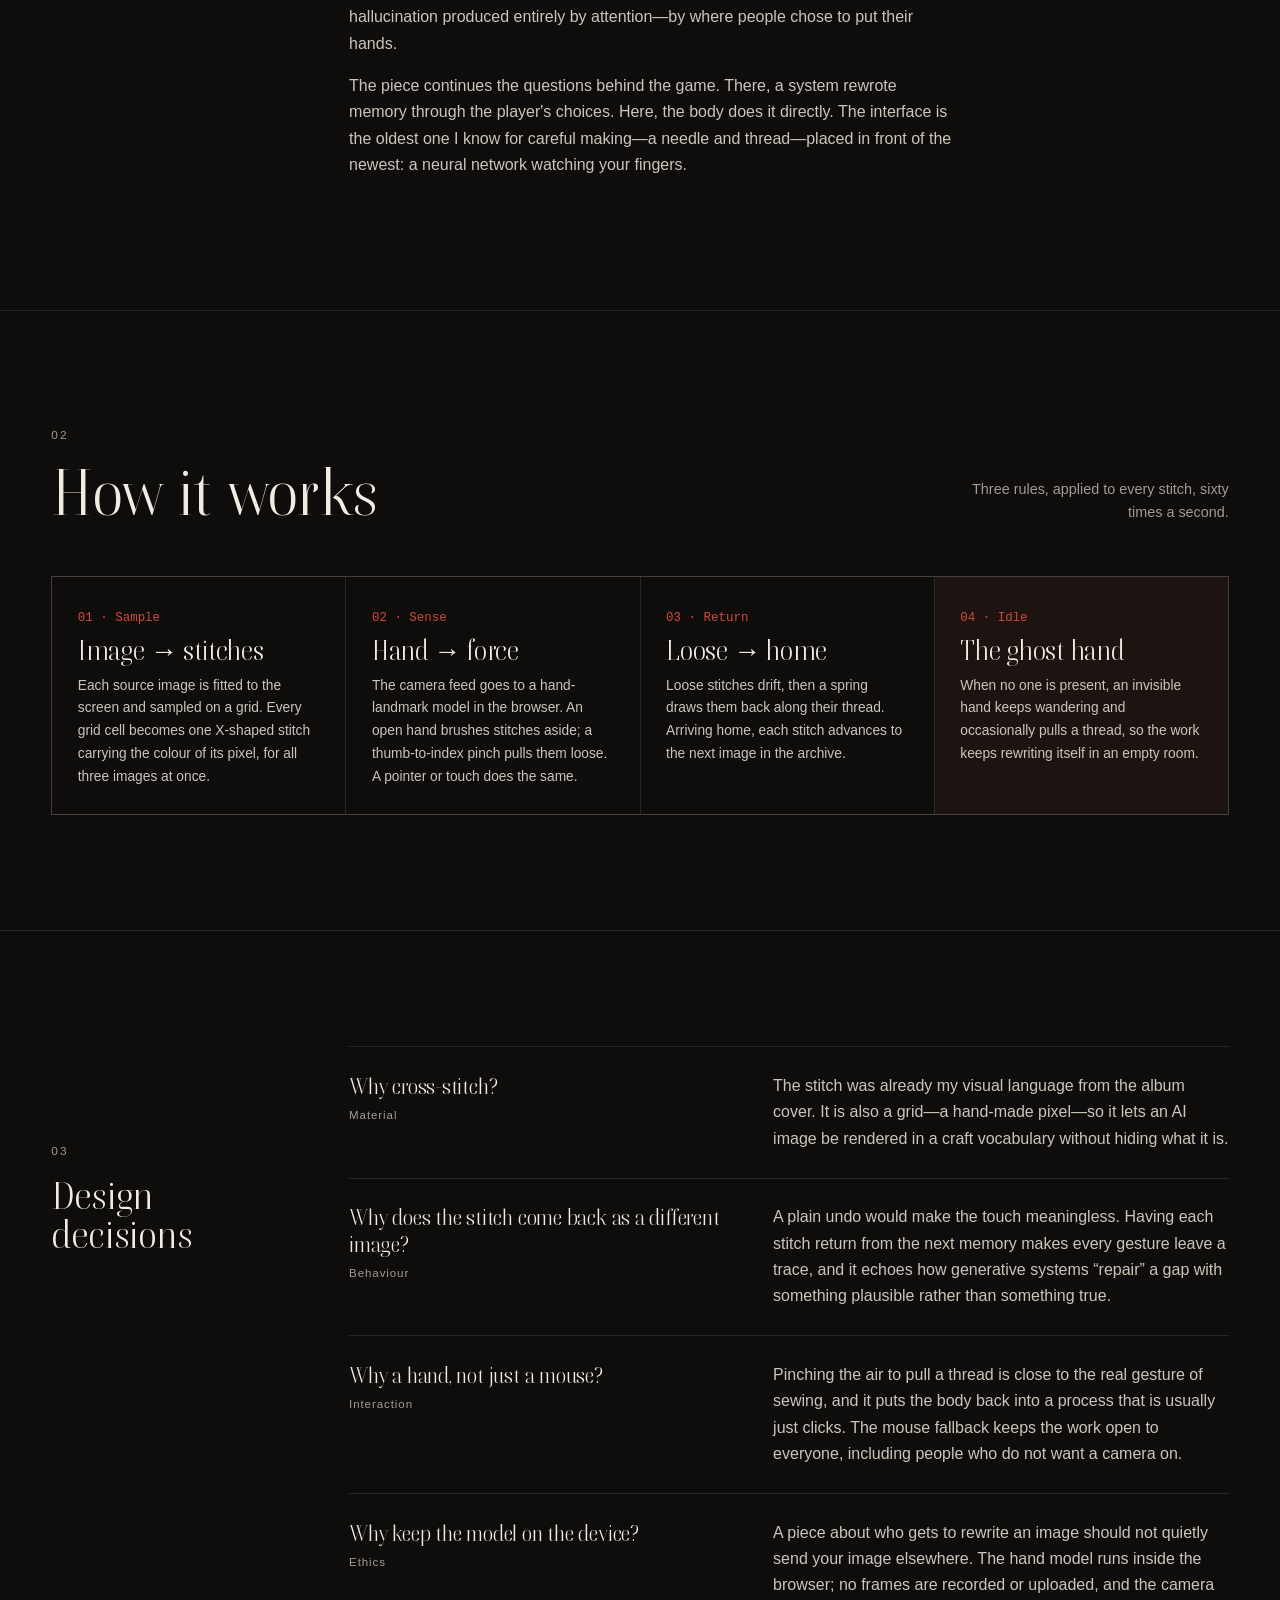
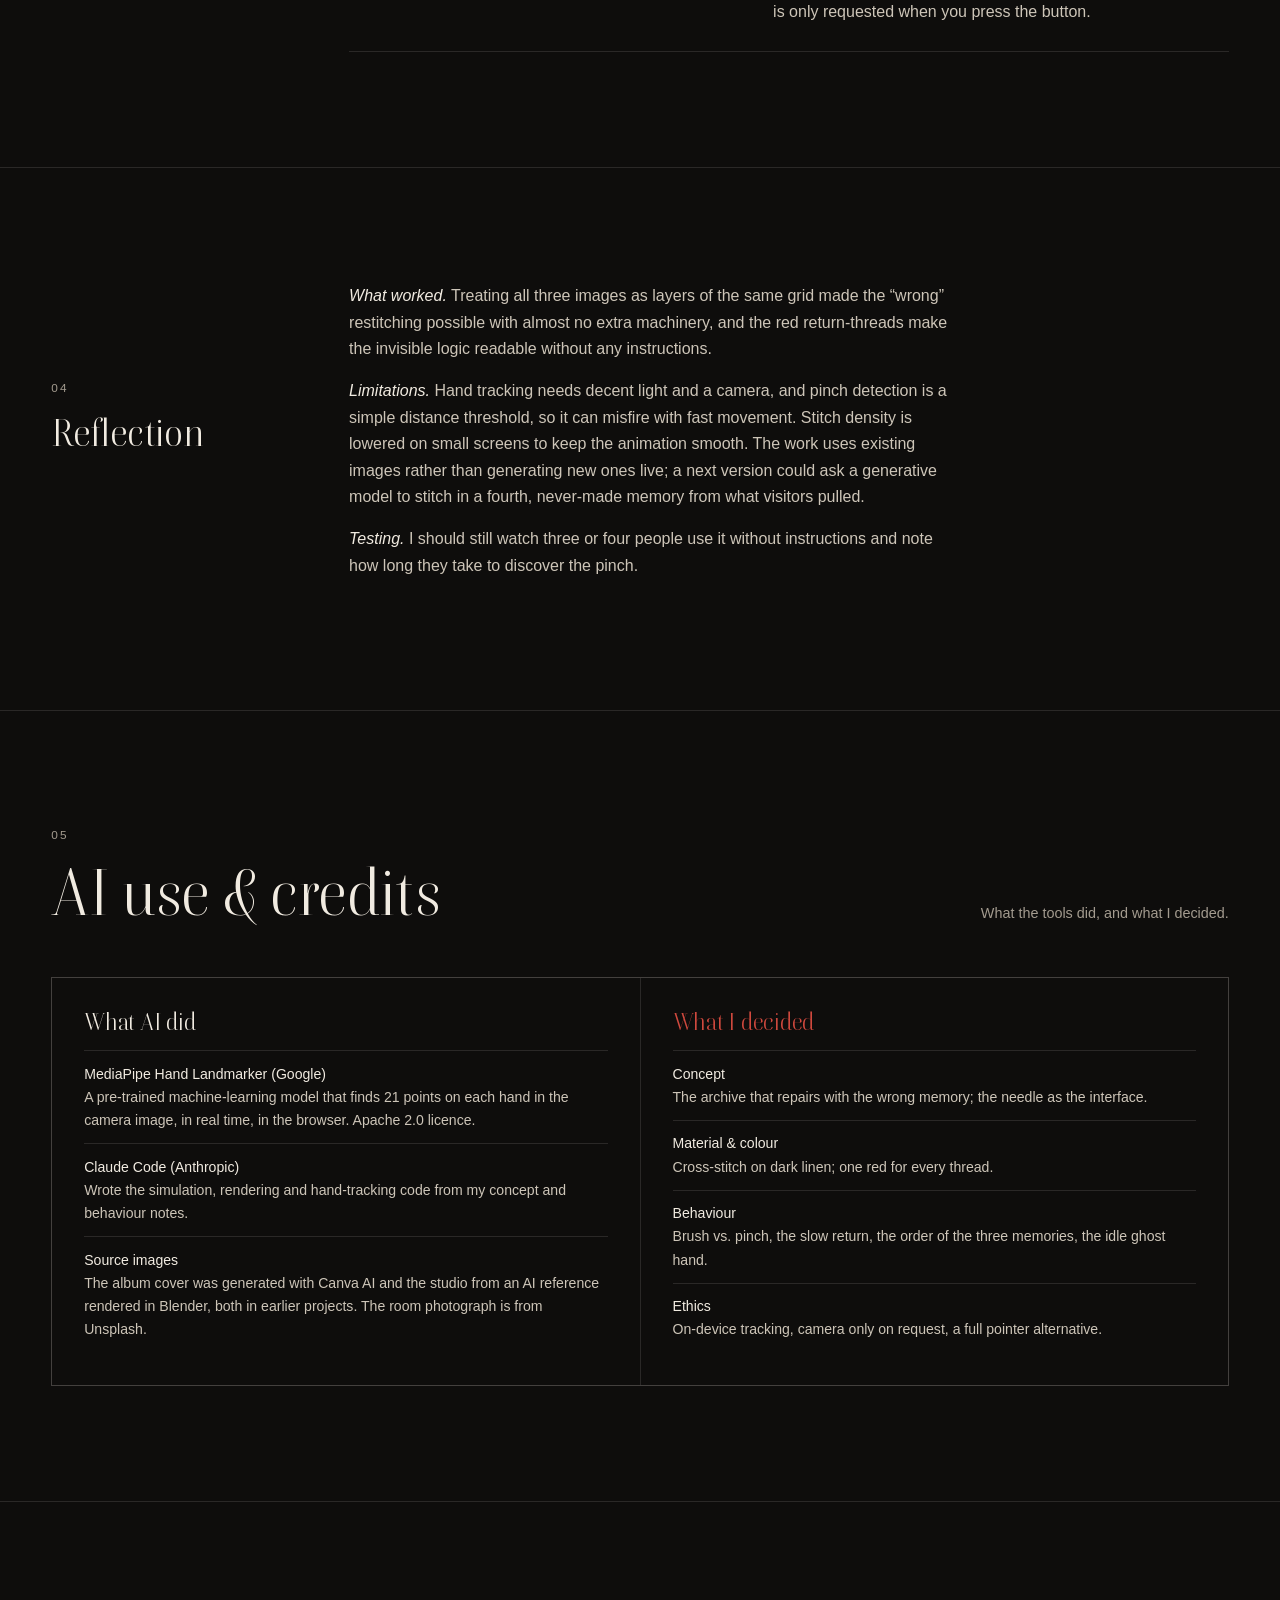
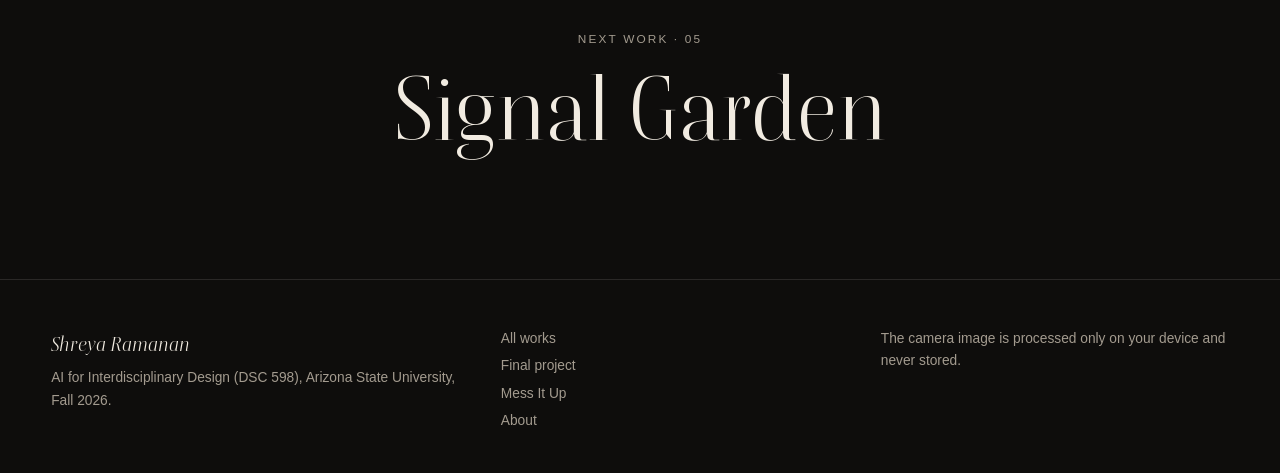
<file: restitch.html>
<!doctype html>
<html lang="en" class="no-js">
<head>
  <meta charset="utf-8">
  <meta name="viewport" content="width=device-width, initial-scale=1">
  <title>Restitch — Interactive AI Installation — Shreya Ramanan</title>
  <meta name="description" content="Restitch: an interactive installation in which three AI-made images are rebuilt as cross-stitches. Pull threads with your hand, tracked on-device by a machine-learning model; every pulled stitch is re-sewn from a different memory.">
  <meta name="theme-color" content="#0e0d0c">
  <meta property="og:image" content="assets/restitch-cover.jpg">
  <link rel="preload" href="assets/fonts/boska-400.woff2" as="font" type="font/woff2" crossorigin>
  <link rel="stylesheet" href="portfolio.css?v=portfolio-20261128">
</head>
<body>
  <a class="skip-link" href="#about-work">Skip to the description</a>
  <header class="site-header">
    <a class="brand" href="index.html">Shreya Ramanan</a>
    <nav class="site-nav" aria-label="Primary">
      <a href="index.html#works" aria-current="page">Work</a>
      <a href="playground.html">Playground</a>
      <a href="blog.html">Blog</a>
      <a href="about.html">About</a>
    </nav>
  </header>

  <main>
    <section class="installation" data-restitch aria-labelledby="title">
      <canvas tabindex="0" aria-label="Restitch installation: an image made of cross-stitches. Press and drag to pull threads, or press Space to pull one. Pulled stitches return from a different image."></canvas>
      <video playsinline muted aria-hidden="true"></video>
      <div class="inst-title">
        <span class="label"><b>04</b> · Interactive AI installation</span>
        <h1 id="title">Restitch<span class="spaced">2026</span></h1>
        <p>Pull a thread. It will be sewn back—from a different memory.</p>
      </div>
      <div class="inst-bar">
        <div class="inst-controls">
          <button class="btn btn-primary" type="button" data-camera>Use your hand (camera)</button>
          <button class="btn btn-quiet" type="button" data-reset>Restore</button>
          <a class="btn btn-quiet" href="#about-work">About the work ↓</a>
        </div>
        <p class="inst-status" data-status>Press and drag to pull threads. Or turn on the camera and pinch the air. The camera image never leaves your device.</p>
        <ol class="inst-mix" data-mix aria-label="Current composition of the image"><li><span style="--w:100%"></span><b>Mess It Up</b><em>100%</em></li><li><span style="--w:0%"></span><b>Personal Studio</b><em>0%</em></li><li><span style="--w:0%"></span><b>Event 27</b><em>0%</em></li></ol>
      </div>
      <p class="sr-only" aria-live="polite" data-live></p>
    </section>

    <div class="wrap" id="about-work">
      <dl class="facts" aria-label="Work facts">
        <div><dt>Medium</dt><dd>Real-time interactive installation · browser, webcam optional</dd></div>
        <div><dt>Material</dt><dd>~16,000 cross-stitches sampled from three AI-made images</dd></div>
        <div><dt>Machine learning</dt><dd>MediaPipe Hand Landmarker, running on-device</dd></div>
        <div><dt>My role</dt><dd>Concept, interaction design, art direction, source images</dd></div>
        <div><dt>Context</dt><dd>Final project, DSC 598 · a new work grown from Weeks 4, 6 and 8–10</dd></div>
      </dl>
    </div>

    <section class="section" style="border-top:0" aria-labelledby="s1">
      <div class="wrap two-col">
        <div class="sec-num"><span class="label">01</span><h2 id="s1">Concept</h2></div>
        <div class="prose">
          <p class="lead">Every image I made this semester with AI is, in some sense, a reconstruction—assembled by a model from everything it has seen. <em>Restitch</em> makes that visible and hands the needle to the viewer.</p>
          <p>The work begins as my album cover, rebuilt from thousands of tiny cross-stitches on dark linen. Reach toward the screen and pinch, and the stitches come loose, trailing red thread back to where they belong. Let go and they are sewn back in—but not as they were. Each returning stitch comes from the <em>next</em> memory in the archive: the studio I specified as data, then the room from <em>Prove You Remember</em>, then the heart again.</p>
          <p>Nothing is deleted and nothing is invented; every stitch is a pixel from an image I made. Yet after a few minutes of touching, the picture becomes a patchwork that never existed: a heart with a bookshelf in it, a room with a loose red thread. It is a hallucination produced entirely by attention—by where people chose to put their hands.</p>
          <p>The piece continues the questions behind the game. There, a system rewrote memory through the player's choices. Here, the body does it directly. The interface is the oldest one I know for careful making—a needle and thread—placed in front of the newest: a neural network watching your fingers.</p>
        </div>
      </div>
    </section>

    <section class="section" aria-labelledby="s2">
      <div class="wrap">
        <div class="section-head"><div><span class="label">02</span><h2 id="s2">How it works</h2></div><p>Three rules, applied to every stitch, sixty times a second.</p></div>
        <div class="method">
          <article><span>01 · Sample</span><h3>Image → stitches</h3><p>Each source image is fitted to the screen and sampled on a grid. Every grid cell becomes one X-shaped stitch carrying the colour of its pixel, for all three images at once.</p></article>
          <article><span>02 · Sense</span><h3>Hand → force</h3><p>The camera feed goes to a hand-landmark model in the browser. An open hand brushes stitches aside; a thumb-to-index pinch pulls them loose. A pointer or touch does the same.</p></article>
          <article><span>03 · Return</span><h3>Loose → home</h3><p>Loose stitches drift, then a spring draws them back along their thread. Arriving home, each stitch advances to the next image in the archive.</p></article>
          <article class="is-new"><span>04 · Idle</span><h3>The ghost hand</h3><p>When no one is present, an invisible hand keeps wandering and occasionally pulls a thread, so the work keeps rewriting itself in an empty room.</p></article>
        </div>
      </div>
    </section>

    <section class="section" aria-labelledby="s3">
      <div class="wrap two-col">
        <div class="sec-num"><span class="label">03</span><h2 id="s3">Design decisions</h2></div>
        <div class="qa">
          <article><h3>Why cross-stitch?<small>Material</small></h3><p>The stitch was already my visual language from the album cover. It is also a grid—a hand-made pixel—so it lets an AI image be rendered in a craft vocabulary without hiding what it is.</p></article>
          <article><h3>Why does the stitch come back as a different image?<small>Behaviour</small></h3><p>A plain undo would make the touch meaningless. Having each stitch return from the next memory makes every gesture leave a trace, and it echoes how generative systems “repair” a gap with something plausible rather than something true.</p></article>
          <article><h3>Why a hand, not just a mouse?<small>Interaction</small></h3><p>Pinching the air to pull a thread is close to the real gesture of sewing, and it puts the body back into a process that is usually just clicks. The mouse fallback keeps the work open to everyone, including people who do not want a camera on.</p></article>
          <article><h3>Why keep the model on the device?<small>Ethics</small></h3><p>A piece about who gets to rewrite an image should not quietly send your image elsewhere. The hand model runs inside the browser; no frames are recorded or uploaded, and the camera is only requested when you press the button.</p></article>
        </div>
      </div>
    </section>

    <section class="section" aria-labelledby="s4">
      <div class="wrap two-col">
        <div class="sec-num"><span class="label">04</span><h2 id="s4">Reflection</h2></div>
        <div class="prose">
          <p><em>What worked.</em> Treating all three images as layers of the same grid made the “wrong” restitching possible with almost no extra machinery, and the red return-threads make the invisible logic readable without any instructions.</p>
          <p><em>Limitations.</em> Hand tracking needs decent light and a camera, and pinch detection is a simple distance threshold, so it can misfire with fast movement. Stitch density is lowered on small screens to keep the animation smooth. The work uses existing images rather than generating new ones live; a next version could ask a generative model to stitch in a fourth, never-made memory from what visitors pulled.</p>
          <p><em>Testing.</em> I should still watch three or four people use it without instructions and note how long they take to discover the pinch.</p>
        </div>
      </div>
    </section>

    <section class="section" aria-labelledby="s5">
      <div class="wrap">
        <div class="section-head"><div><span class="label">05</span><h2 id="s5">AI use &amp; credits</h2></div><p>What the tools did, and what I decided.</p></div>
        <div class="ledger">
          <div>
            <h3>What AI did</h3>
            <ul>
              <li><b>MediaPipe Hand Landmarker (Google)</b>A pre-trained machine-learning model that finds 21 points on each hand in the camera image, in real time, in the browser. Apache 2.0 licence.</li>
              <li><b>Claude Code (Anthropic)</b>Wrote the simulation, rendering and hand-tracking code from my concept and behaviour notes.</li>
              <li><b>Source images</b>The album cover was generated with Canva AI and the studio from an AI reference rendered in Blender, both in earlier projects. The room photograph is from Unsplash.</li>
            </ul>
          </div>
          <div class="mine">
            <h3>What I decided</h3>
            <ul>
              <li><b>Concept</b>The archive that repairs with the wrong memory; the needle as the interface.</li>
              <li><b>Material &amp; colour</b>Cross-stitch on dark linen; one red for every thread.</li>
              <li><b>Behaviour</b>Brush vs. pinch, the slow return, the order of the three memories, the idle ghost hand.</li>
              <li><b>Ethics</b>On-device tracking, camera only on request, a full pointer alternative.</li>
            </ul>
          </div>
        </div>
      </div>
    </section>

    <a class="next-work" href="signal-garden.html"><span class="label">Next work · 05</span><strong>Signal Garden</strong></a>
  </main>

  <footer class="site-footer">
    <div class="wrap">
      <div><strong>Shreya Ramanan</strong>AI for Interdisciplinary Design (DSC 598), Arizona State University, Fall 2026.</div>
      <nav aria-label="Footer"><a href="index.html">All works</a><a href="final-project.html">Final project</a><a href="stitched-heart.html">Mess It Up</a><a href="about.html">About</a></nav>
      <div>The camera image is processed only on your device and never stored.</div>
    </div>
  </footer>
  <script src="portfolio.js"></script>
  <script src="restitch.js"></script>
</body>
</html>
</file>
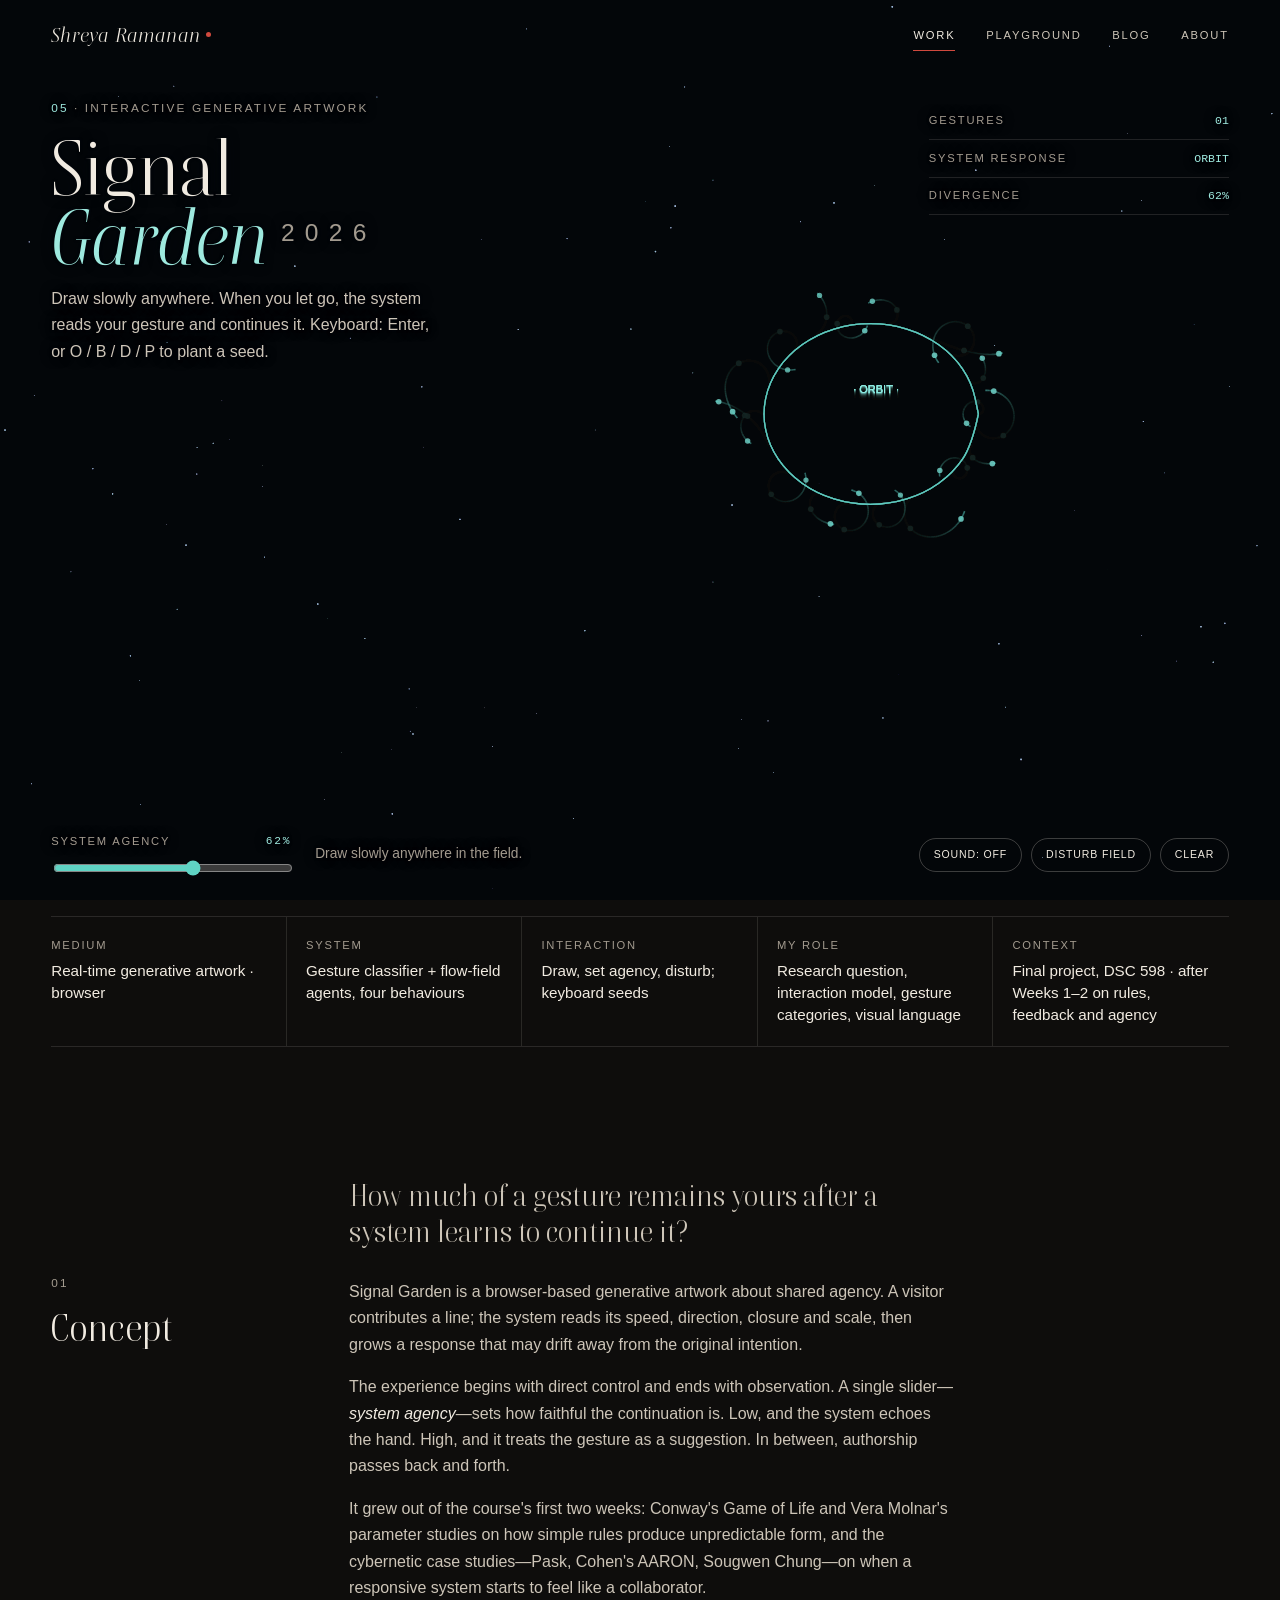
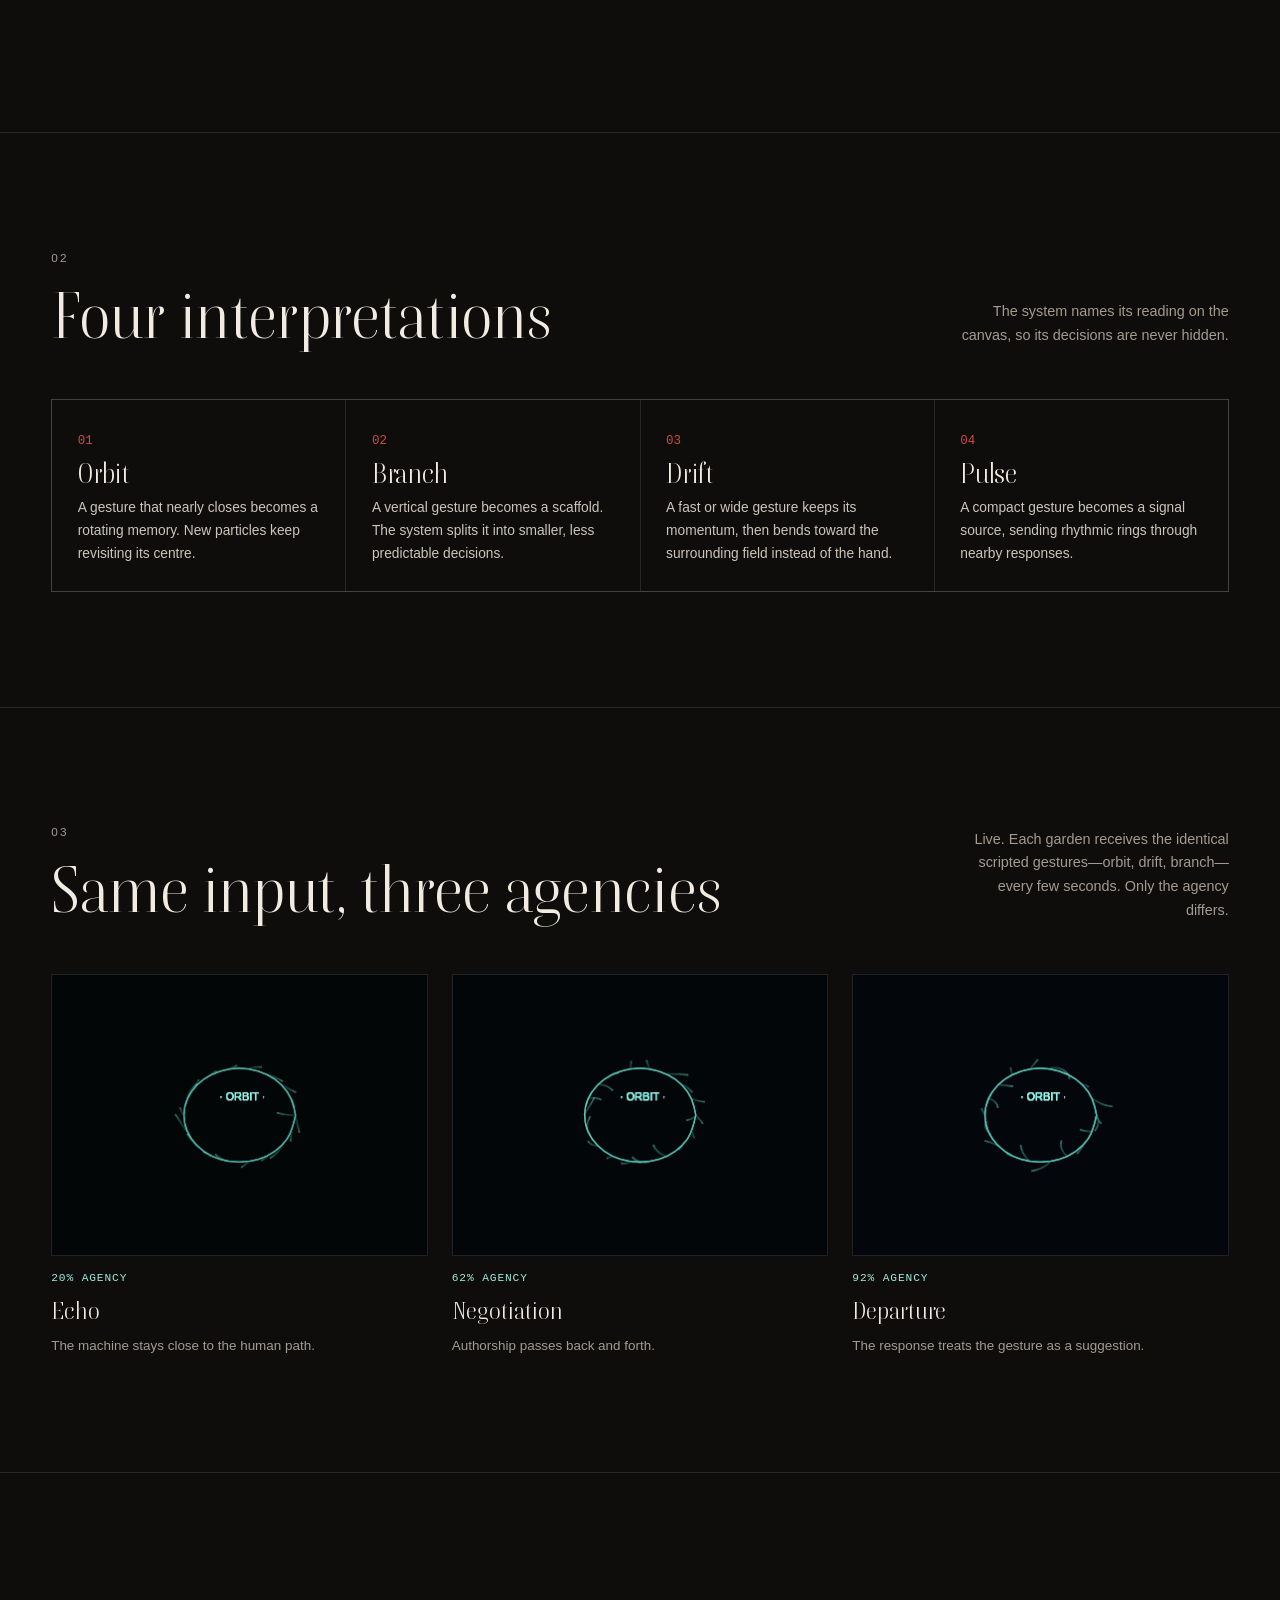
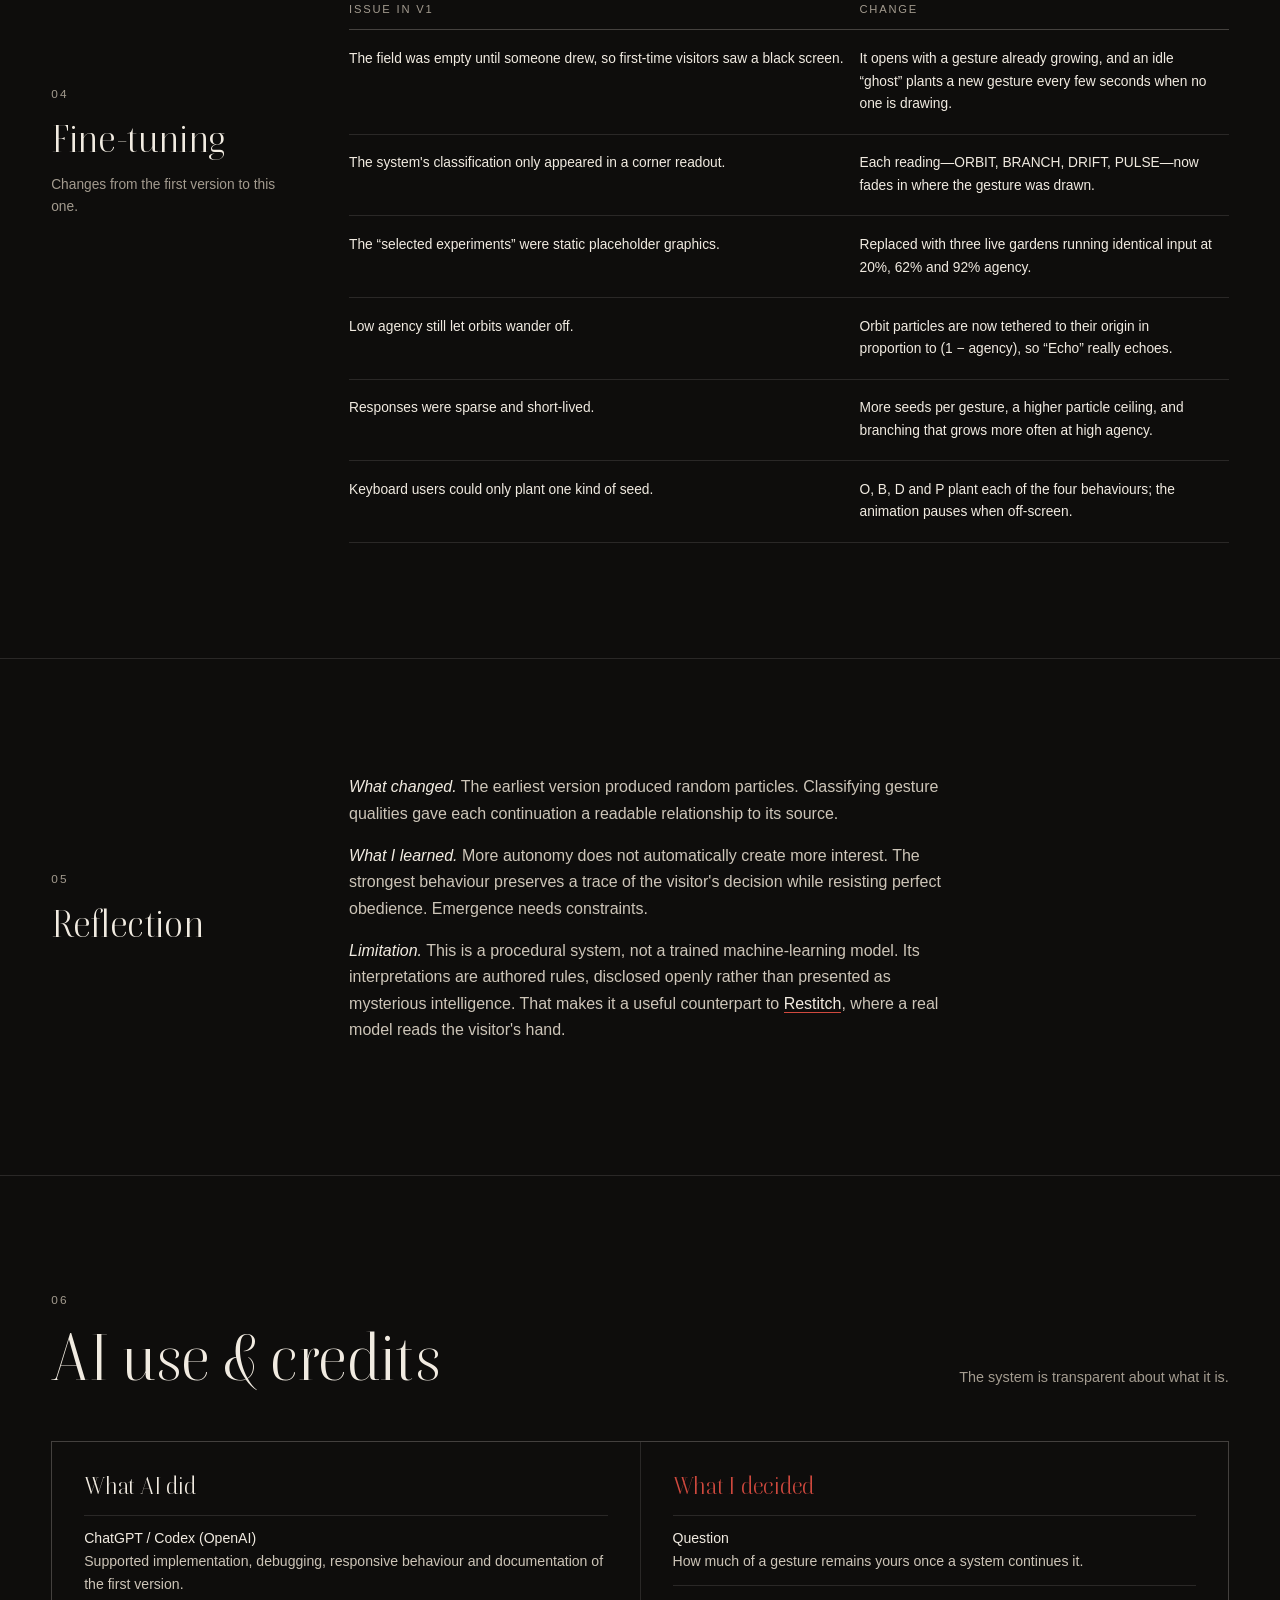
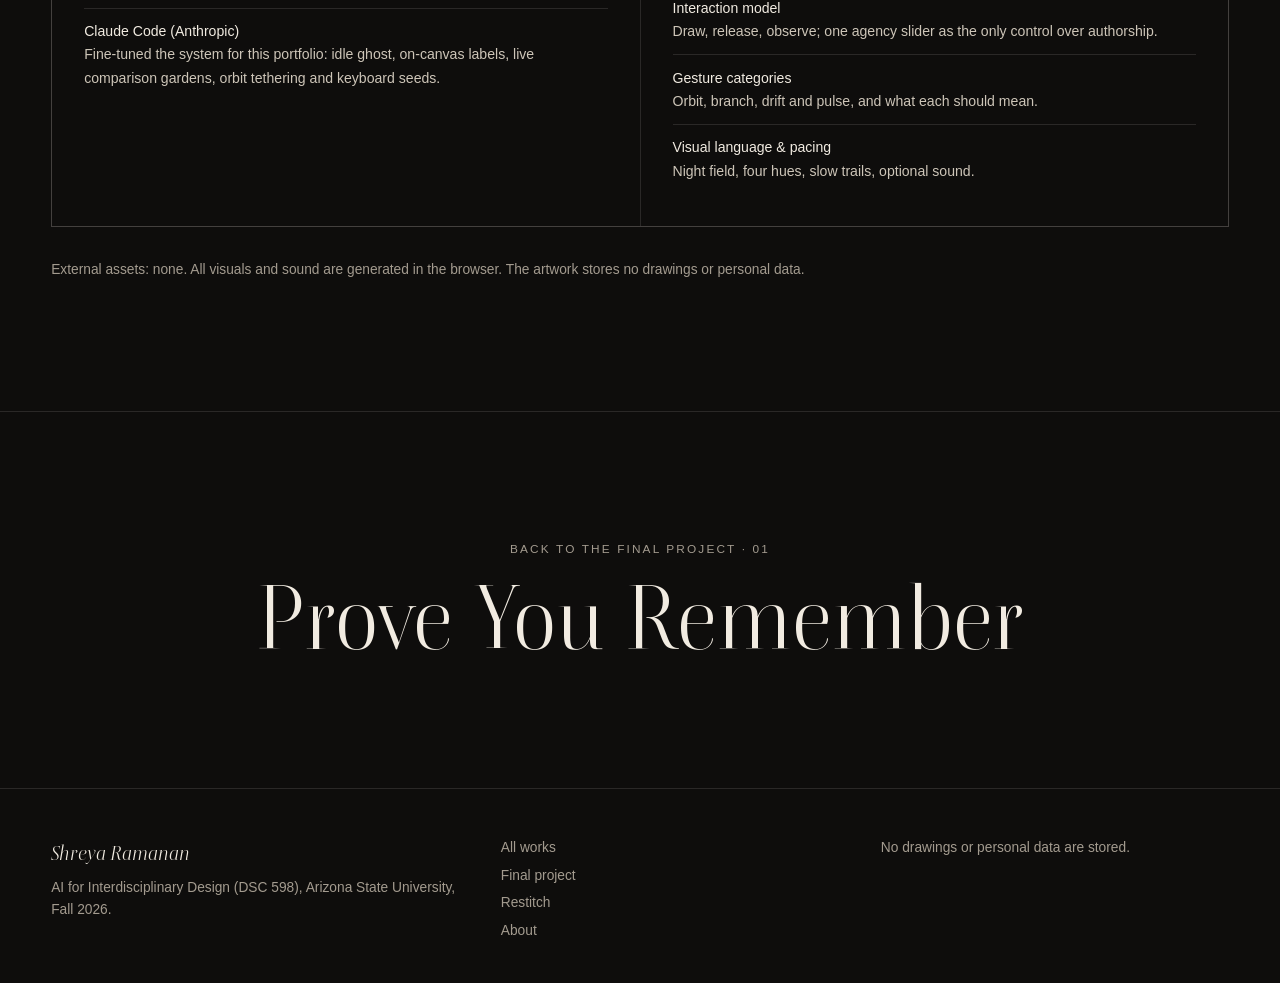
<file: signal-garden.html>
<!doctype html>
<html lang="en" class="no-js">
<head>
  <meta charset="utf-8">
  <meta name="viewport" content="width=device-width, initial-scale=1">
  <title>Signal Garden — Generative Artwork — Shreya Ramanan</title>
  <meta name="description" content="Signal Garden: an interactive generative artwork about gesture, emergence and shared agency. Draw a line; the system classifies it and grows a continuation that drifts from your intention as its agency rises.">
  <meta name="theme-color" content="#03060b">
  <meta property="og:image" content="assets/signal-garden-cover.jpg">
  <link rel="preload" href="assets/fonts/boska-400.woff2" as="font" type="font/woff2" crossorigin>
  <link rel="stylesheet" href="portfolio.css?v=portfolio-20261128">
</head>
<body class="signal">
  <a class="skip-link" href="#about-work">Skip to the description</a>
  <header class="site-header">
    <a class="brand" href="index.html">Shreya Ramanan</a>
    <nav class="site-nav" aria-label="Primary">
      <a href="index.html#works" aria-current="page">Work</a>
      <a href="playground.html">Playground</a>
      <a href="blog.html">Blog</a>
      <a href="about.html">About</a>
    </nav>
  </header>

  <main>
    <section class="installation signal-stage" aria-labelledby="title">
      <canvas id="signal-canvas" tabindex="0" aria-describedby="signal-help" aria-label="Signal Garden drawing field"></canvas>
      <div class="inst-title">
        <span class="label"><b>05</b> · Interactive generative artwork</span>
        <h1 id="title">Signal <em>Garden</em><span class="spaced">2026</span></h1>
        <p id="signal-help">Draw slowly anywhere. When you let go, the system reads your gesture and continues it. Keyboard: Enter, or O / B / D / P to plant a seed.</p>
      </div>
      <dl class="sg-readout" aria-live="polite">
        <div><dt>Gestures</dt><dd data-gesture-count>00</dd></div>
        <div><dt>System response</dt><dd data-system-mode>LISTENING</dd></div>
        <div><dt>Divergence</dt><dd data-divergence>62%</dd></div>
      </dl>
      <div class="inst-bar">
        <div class="sg-agency">
          <label for="agency">System agency <output for="agency" data-agency-output>62%</output></label>
          <input id="agency" type="range" min="15" max="95" value="62" step="1">
        </div>
        <p class="inst-status" data-status>Draw slowly anywhere in the field.</p>
        <div class="inst-controls">
          <button class="btn btn-quiet" type="button" data-sound aria-pressed="false">Sound: off</button>
          <button class="btn btn-quiet" type="button" data-disturb>Disturb field</button>
          <button class="btn btn-quiet" type="button" data-reset>Clear</button>
        </div>
      </div>
    </section>

    <div class="wrap" id="about-work">
      <dl class="facts" aria-label="Work facts">
        <div><dt>Medium</dt><dd>Real-time generative artwork · browser</dd></div>
        <div><dt>System</dt><dd>Gesture classifier + flow-field agents, four behaviours</dd></div>
        <div><dt>Interaction</dt><dd>Draw, set agency, disturb; keyboard seeds</dd></div>
        <div><dt>My role</dt><dd>Research question, interaction model, gesture categories, visual language</dd></div>
        <div><dt>Context</dt><dd>Final project, DSC 598 · after Weeks 1–2 on rules, feedback and agency</dd></div>
      </dl>
    </div>

    <section class="section" style="border-top:0" aria-labelledby="s1">
      <div class="wrap two-col">
        <div class="sec-num"><span class="label">01</span><h2 id="s1">Concept</h2></div>
        <div class="prose">
          <p class="lead">How much of a gesture remains yours after a system learns to continue it?</p>
          <p>Signal Garden is a browser-based generative artwork about shared agency. A visitor contributes a line; the system reads its speed, direction, closure and scale, then grows a response that may drift away from the original intention.</p>
          <p>The experience begins with direct control and ends with observation. A single slider—<em>system agency</em>—sets how faithful the continuation is. Low, and the system echoes the hand. High, and it treats the gesture as a suggestion. In between, authorship passes back and forth.</p>
          <p>It grew out of the course's first two weeks: Conway's Game of Life and Vera Molnar's parameter studies on how simple rules produce unpredictable form, and the cybernetic case studies—Pask, Cohen's AARON, Sougwen Chung—on when a responsive system starts to feel like a collaborator.</p>
        </div>
      </div>
    </section>

    <section class="section" aria-labelledby="s2">
      <div class="wrap">
        <div class="section-head"><div><span class="label">02</span><h2 id="s2">Four interpretations</h2></div><p>The system names its reading on the canvas, so its decisions are never hidden.</p></div>
        <div class="method">
          <article><span>01</span><h3>Orbit</h3><p>A gesture that nearly closes becomes a rotating memory. New particles keep revisiting its centre.</p></article>
          <article><span>02</span><h3>Branch</h3><p>A vertical gesture becomes a scaffold. The system splits it into smaller, less predictable decisions.</p></article>
          <article><span>03</span><h3>Drift</h3><p>A fast or wide gesture keeps its momentum, then bends toward the surrounding field instead of the hand.</p></article>
          <article><span>04</span><h3>Pulse</h3><p>A compact gesture becomes a signal source, sending rhythmic rings through nearby responses.</p></article>
        </div>
      </div>
    </section>

    <section class="section" aria-labelledby="s3">
      <div class="wrap">
        <div class="section-head"><div><span class="label">03</span><h2 id="s3">Same input, three agencies</h2></div><p>Live. Each garden receives the identical scripted gestures—orbit, drift, branch—every few seconds. Only the agency differs.</p></div>
        <div class="sg-minis">
          <figure><canvas data-mini="0.2" aria-label="Garden at 20% agency"></canvas><figcaption><span>20% agency</span><b>Echo</b>The machine stays close to the human path.</figcaption></figure>
          <figure><canvas data-mini="0.62" aria-label="Garden at 62% agency"></canvas><figcaption><span>62% agency</span><b>Negotiation</b>Authorship passes back and forth.</figcaption></figure>
          <figure><canvas data-mini="0.92" aria-label="Garden at 92% agency"></canvas><figcaption><span>92% agency</span><b>Departure</b>The response treats the gesture as a suggestion.</figcaption></figure>
        </div>
      </div>
    </section>

    <section class="section" aria-labelledby="s4">
      <div class="wrap two-col">
        <div class="sec-num"><span class="label">04</span><h2 id="s4">Fine-tuning</h2><p class="small" style="margin-top:1rem">Changes from the first version to this one.</p></div>
        <table class="feedback-table">
          <thead><tr><th>Issue in v1</th><th>Change</th></tr></thead>
          <tbody>
            <tr><td>The field was empty until someone drew, so first-time visitors saw a black screen.</td><td class="chg">It opens with a gesture already growing, and an idle “ghost” plants a new gesture every few seconds when no one is drawing.</td></tr>
            <tr><td>The system's classification only appeared in a corner readout.</td><td class="chg">Each reading—ORBIT, BRANCH, DRIFT, PULSE—now fades in where the gesture was drawn.</td></tr>
            <tr><td>The “selected experiments” were static placeholder graphics.</td><td class="chg">Replaced with three live gardens running identical input at 20%, 62% and 92% agency.</td></tr>
            <tr><td>Low agency still let orbits wander off.</td><td class="chg">Orbit particles are now tethered to their origin in proportion to (1 − agency), so “Echo” really echoes.</td></tr>
            <tr><td>Responses were sparse and short-lived.</td><td class="chg">More seeds per gesture, a higher particle ceiling, and branching that grows more often at high agency.</td></tr>
            <tr><td>Keyboard users could only plant one kind of seed.</td><td class="chg">O, B, D and P plant each of the four behaviours; the animation pauses when off-screen.</td></tr>
          </tbody>
        </table>
      </div>
    </section>

    <section class="section" aria-labelledby="s5">
      <div class="wrap two-col">
        <div class="sec-num"><span class="label">05</span><h2 id="s5">Reflection</h2></div>
        <div class="prose">
          <p><em>What changed.</em> The earliest version produced random particles. Classifying gesture qualities gave each continuation a readable relationship to its source.</p>
          <p><em>What I learned.</em> More autonomy does not automatically create more interest. The strongest behaviour preserves a trace of the visitor's decision while resisting perfect obedience. Emergence needs constraints.</p>
          <p><em>Limitation.</em> This is a procedural system, not a trained machine-learning model. Its interpretations are authored rules, disclosed openly rather than presented as mysterious intelligence. That makes it a useful counterpart to <a class="text-link" href="restitch.html">Restitch</a>, where a real model reads the visitor's hand.</p>
        </div>
      </div>
    </section>

    <section class="section" aria-labelledby="s6">
      <div class="wrap">
        <div class="section-head"><div><span class="label">06</span><h2 id="s6">AI use &amp; credits</h2></div><p>The system is transparent about what it is.</p></div>
        <div class="ledger">
          <div>
            <h3>What AI did</h3>
            <ul>
              <li><b>ChatGPT / Codex (OpenAI)</b>Supported implementation, debugging, responsive behaviour and documentation of the first version.</li>
              <li><b>Claude Code (Anthropic)</b>Fine-tuned the system for this portfolio: idle ghost, on-canvas labels, live comparison gardens, orbit tethering and keyboard seeds.</li>
            </ul>
          </div>
          <div class="mine">
            <h3>What I decided</h3>
            <ul>
              <li><b>Question</b>How much of a gesture remains yours once a system continues it.</li>
              <li><b>Interaction model</b>Draw, release, observe; one agency slider as the only control over authorship.</li>
              <li><b>Gesture categories</b>Orbit, branch, drift and pulse, and what each should mean.</li>
              <li><b>Visual language &amp; pacing</b>Night field, four hues, slow trails, optional sound.</li>
            </ul>
          </div>
        </div>
        <p class="small" style="margin-top:2rem">External assets: none. All visuals and sound are generated in the browser. The artwork stores no drawings or personal data.</p>
      </div>
    </section>

    <a class="next-work" href="final-project.html"><span class="label">Back to the final project · 01</span><strong>Prove You Remember</strong></a>
  </main>

  <footer class="site-footer">
    <div class="wrap">
      <div><strong>Shreya Ramanan</strong>AI for Interdisciplinary Design (DSC 598), Arizona State University, Fall 2026.</div>
      <nav aria-label="Footer"><a href="index.html">All works</a><a href="final-project.html">Final project</a><a href="restitch.html">Restitch</a><a href="about.html">About</a></nav>
      <div>No drawings or personal data are stored.</div>
    </div>
  </footer>
  <script src="portfolio.js"></script>
  <script src="signal-garden.js"></script>
</body>
</html>
</file>
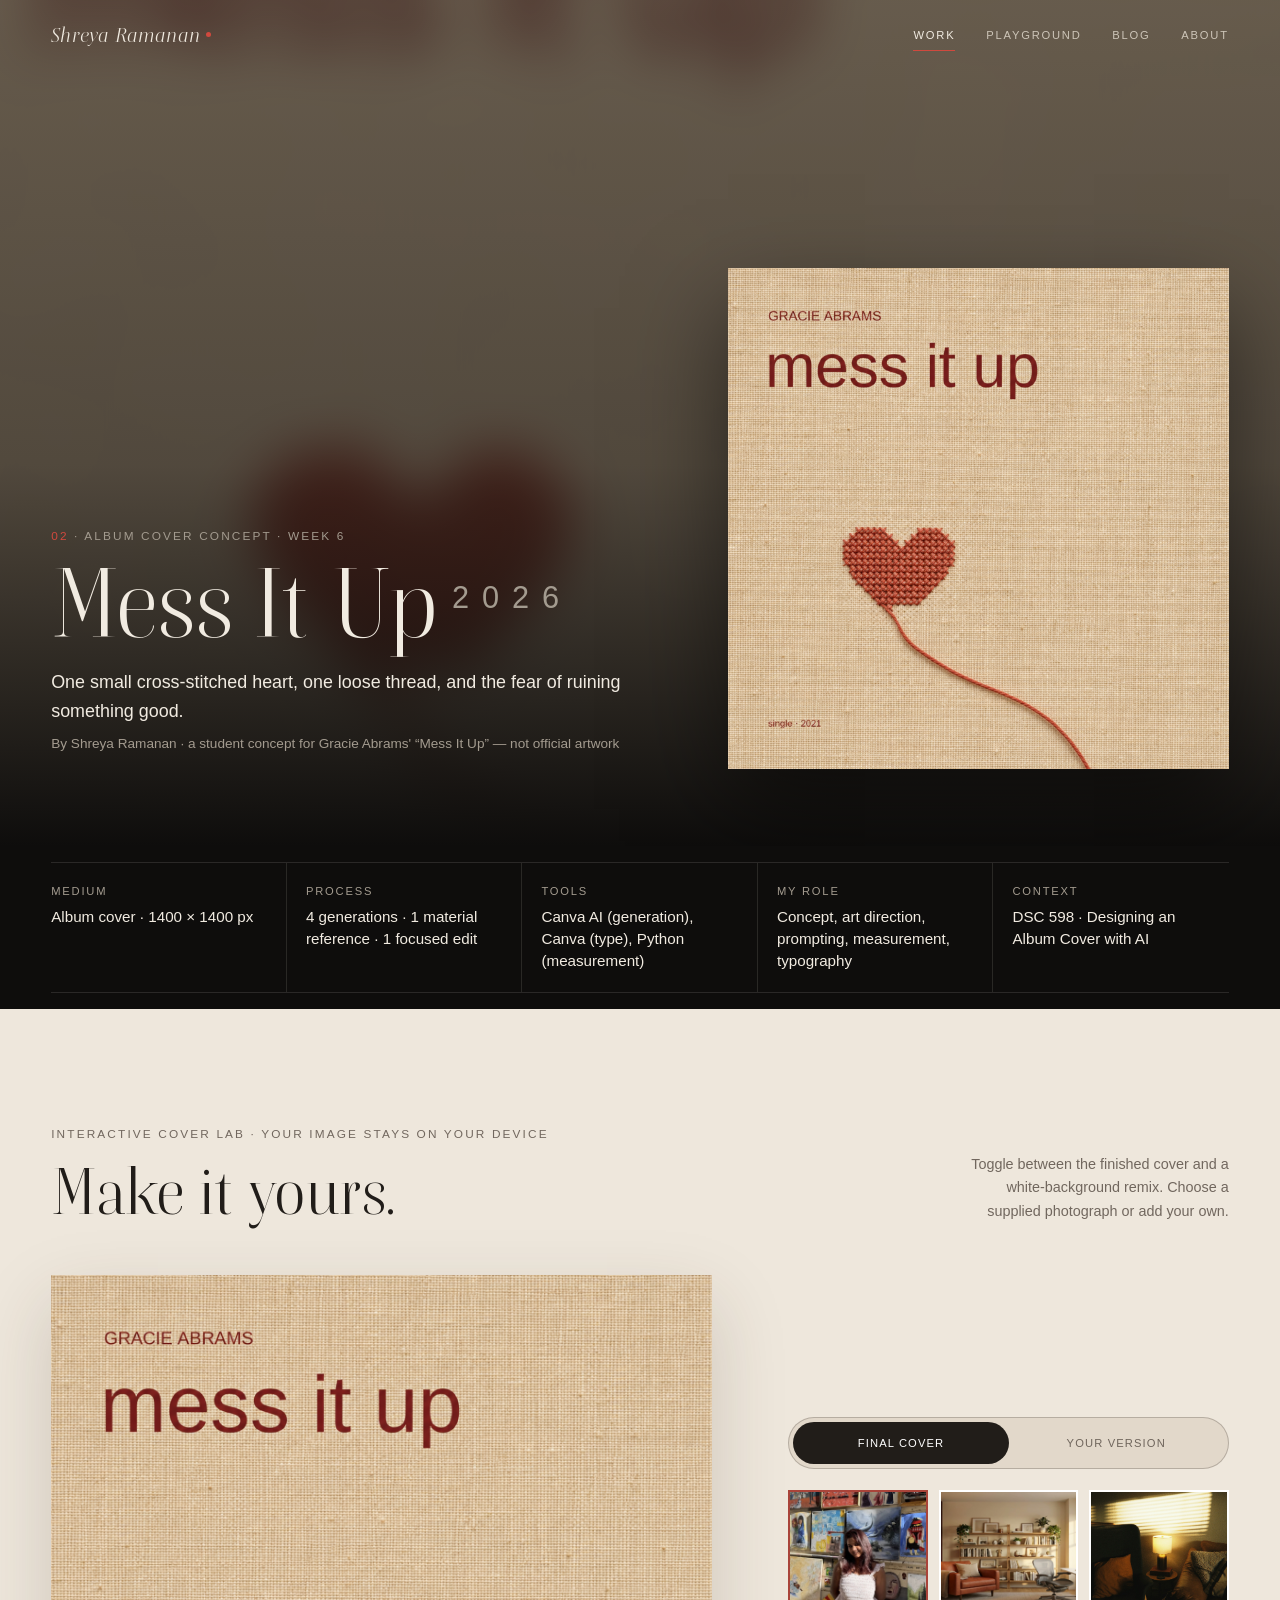
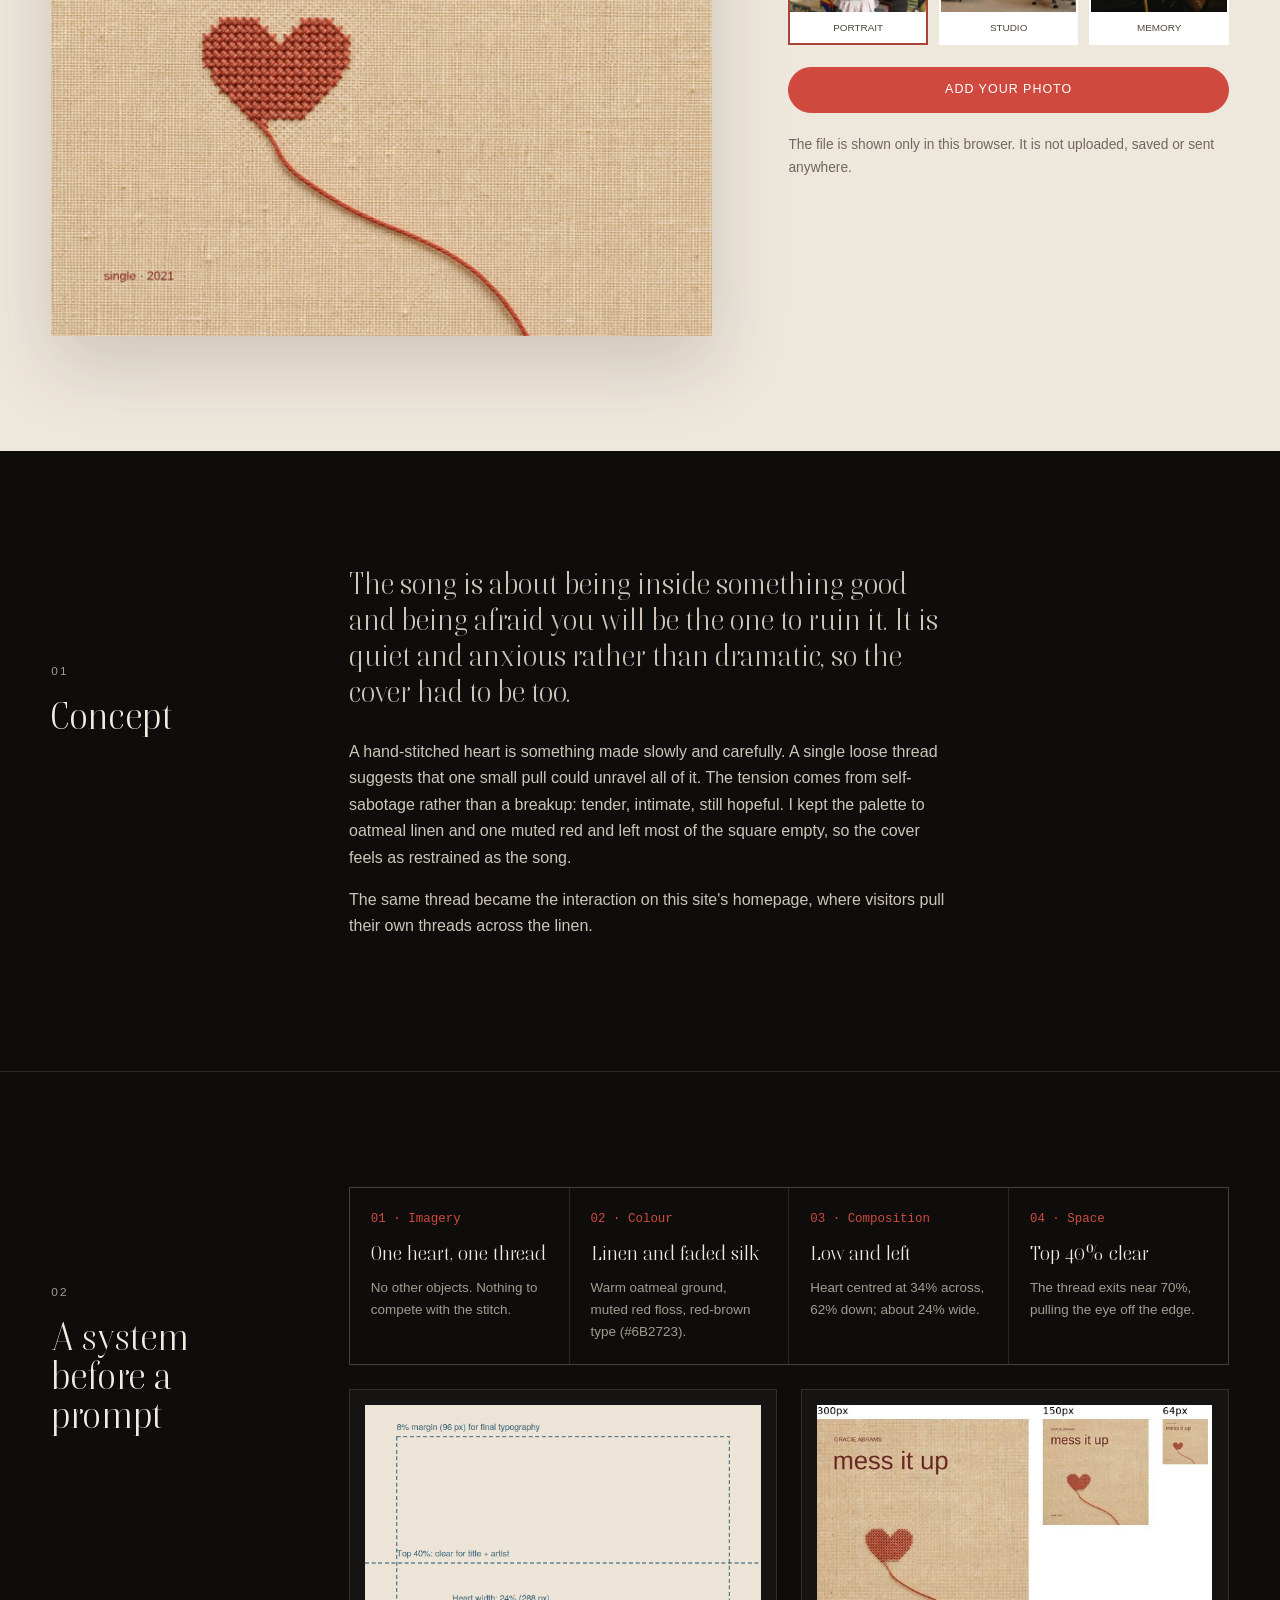
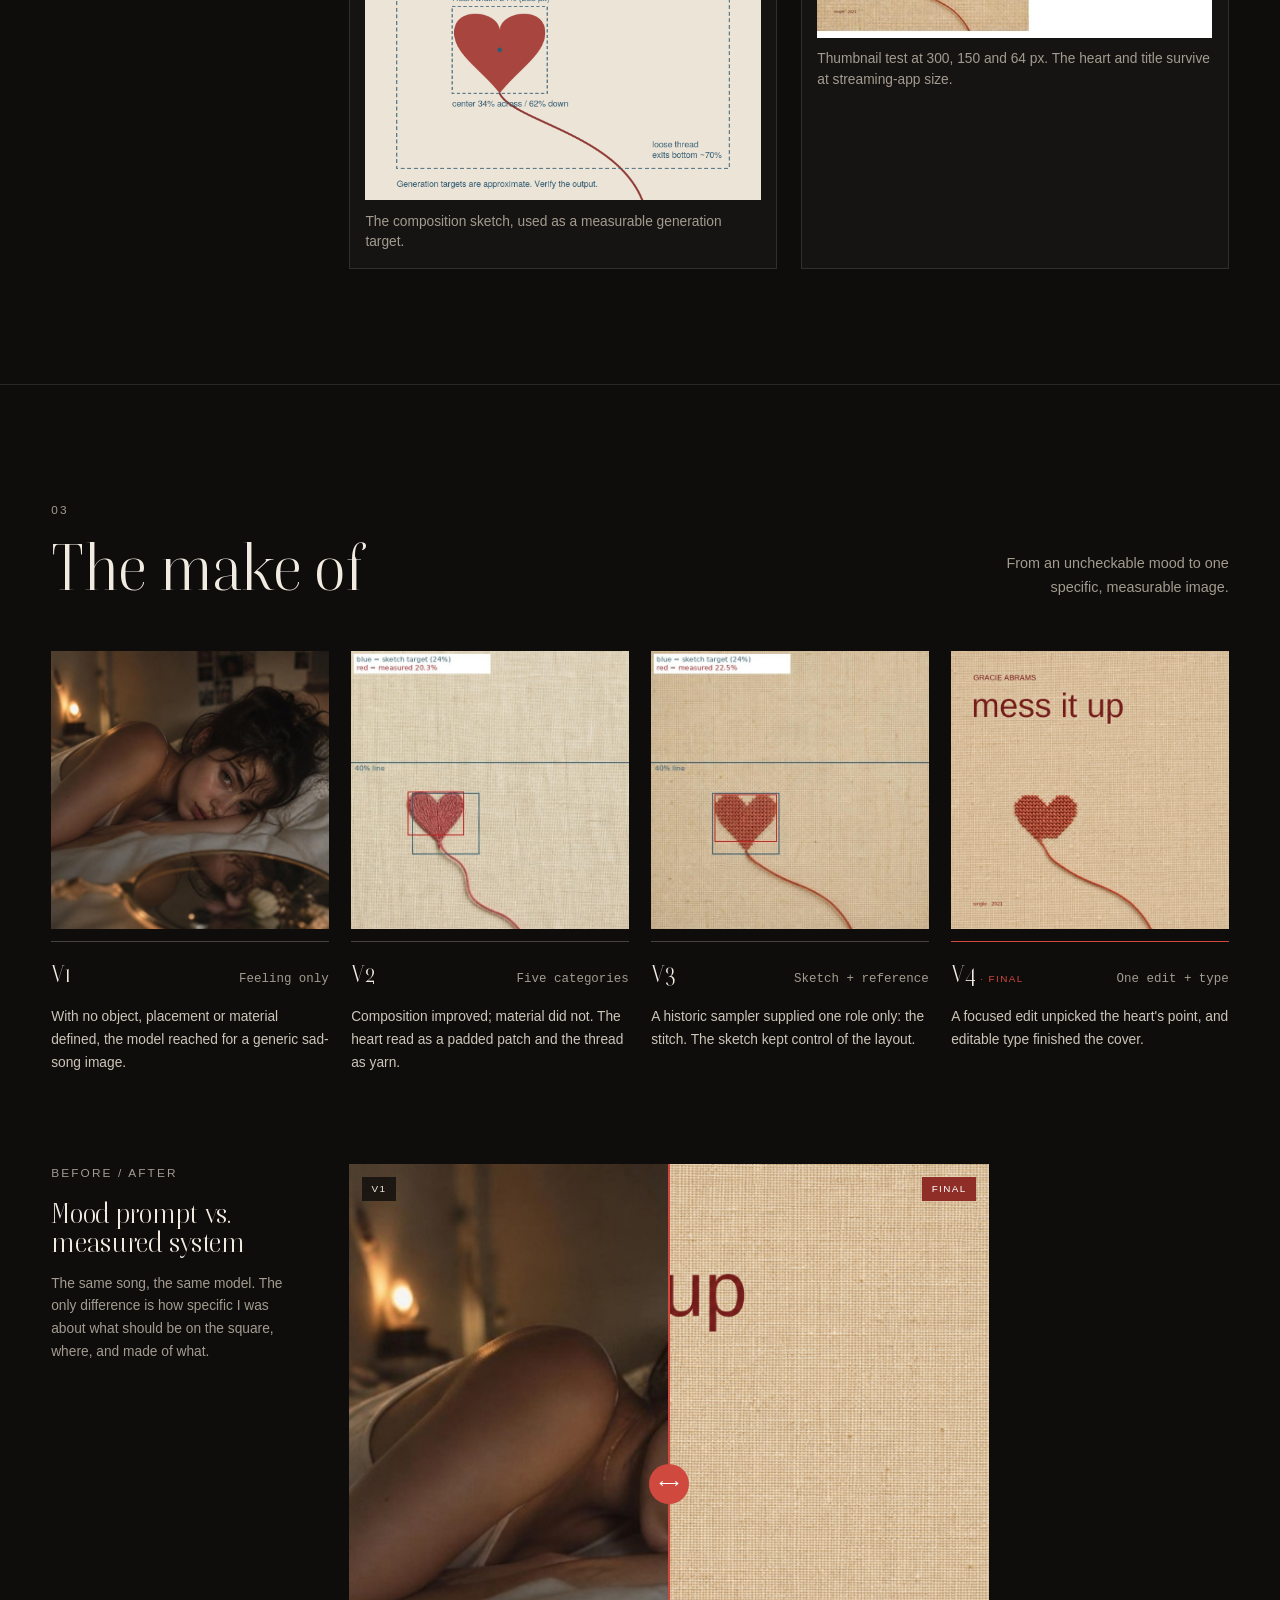
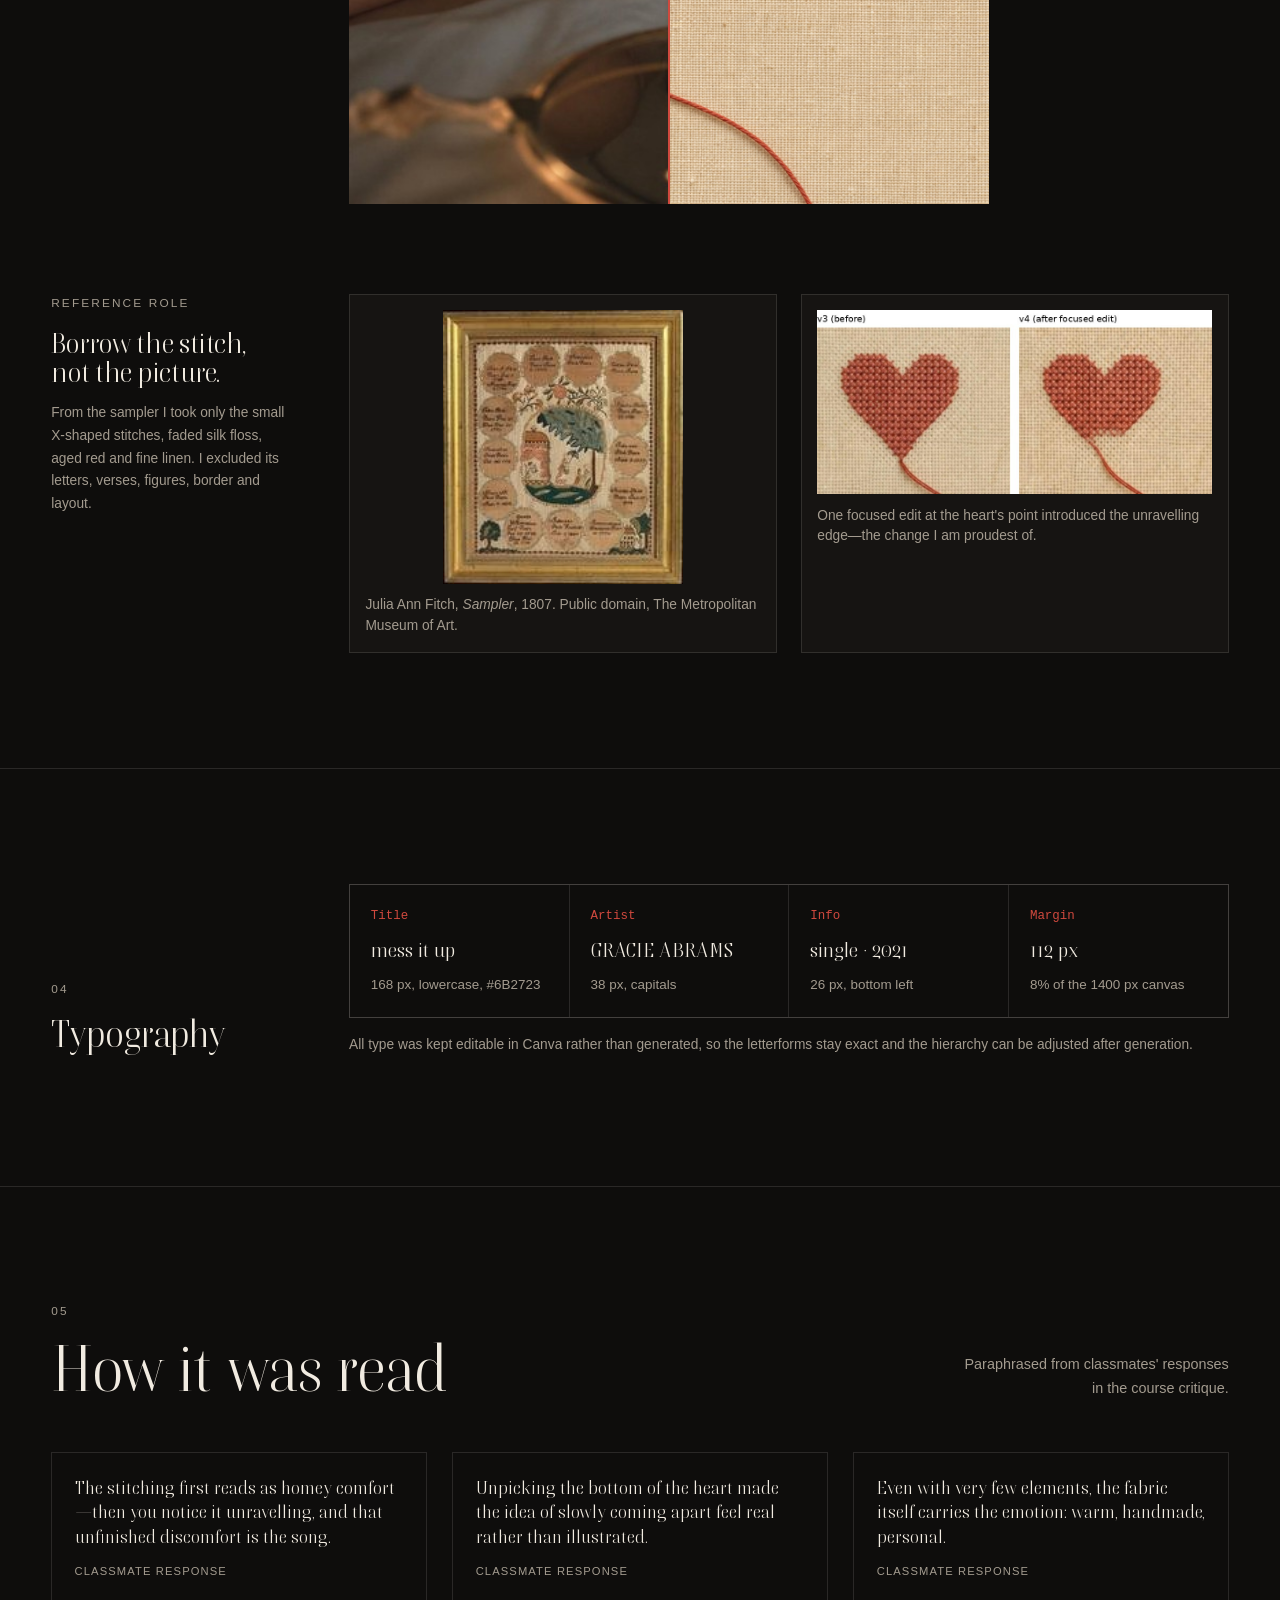
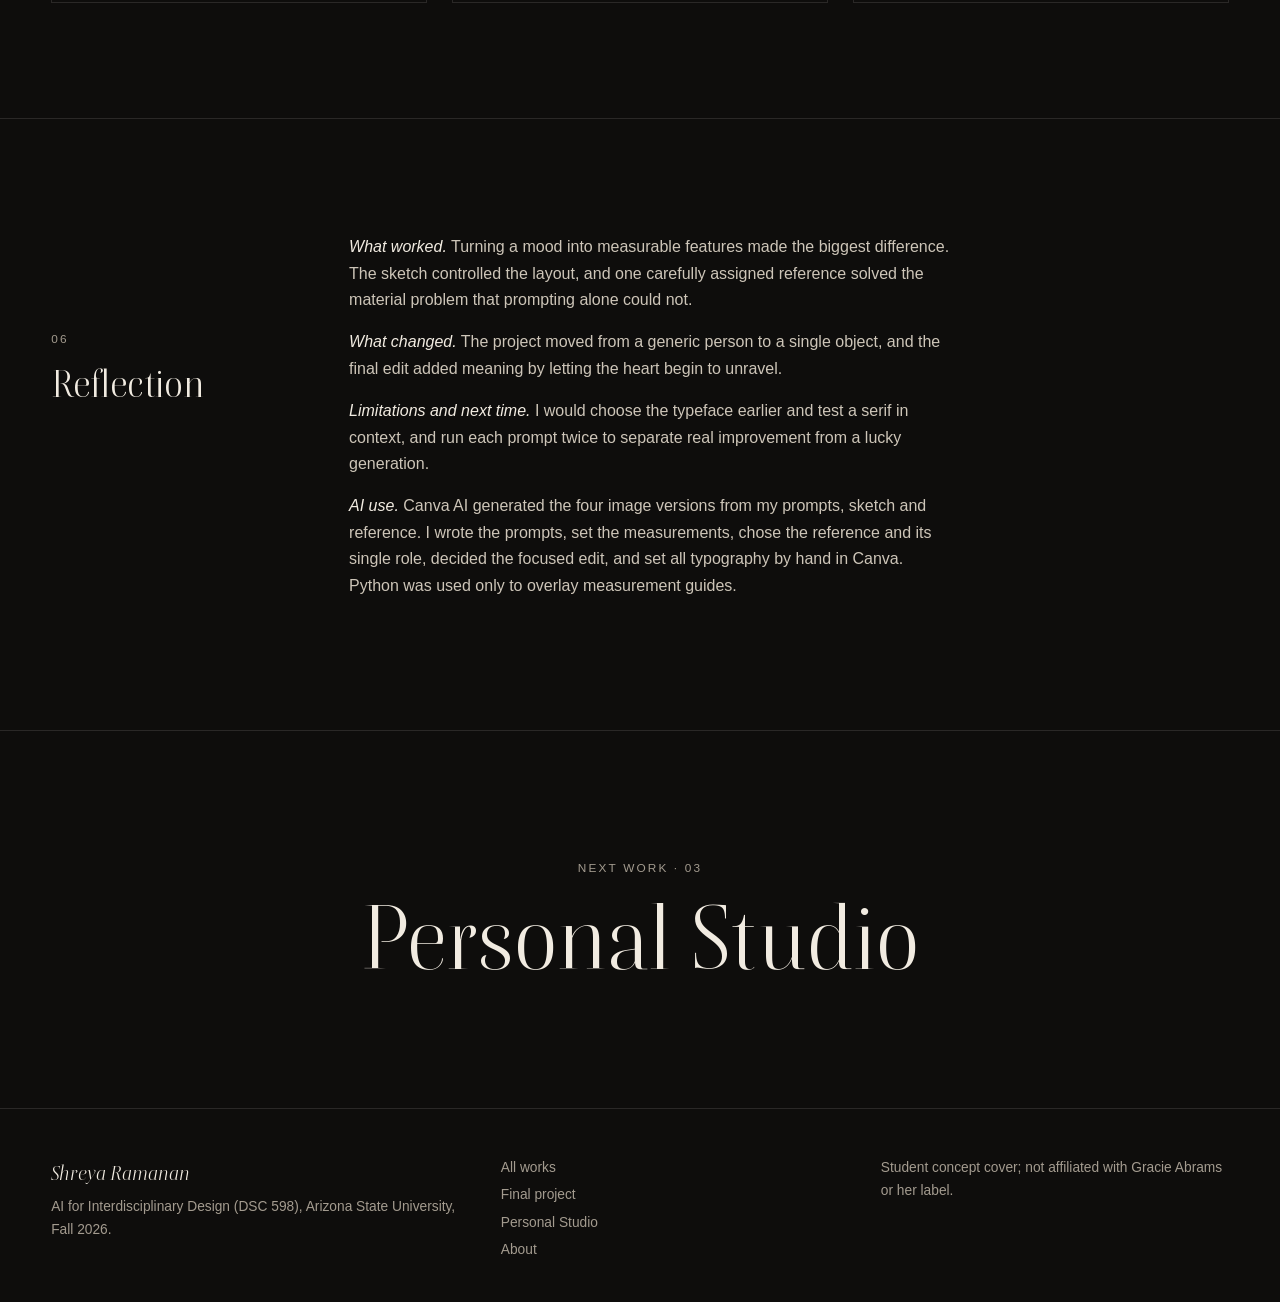
<file: stitched-heart.html>
<!doctype html>
<html lang="en" class="no-js">
<head>
  <meta charset="utf-8">
  <meta name="viewport" content="width=device-width, initial-scale=1">
  <title>Mess It Up — Album Cover — Shreya Ramanan</title>
  <meta name="description" content="Mess It Up: a concept album cover built from one cross-stitched heart and a loose thread, developed through measured AI prompts, a material reference and one focused edit.">
  <meta name="theme-color" content="#0e0d0c">
  <link rel="preload" href="assets/fonts/boska-400.woff2" as="font" type="font/woff2" crossorigin>
  <link rel="stylesheet" href="portfolio.css?v=portfolio-20261128">
</head>
<body>
  <a class="skip-link" href="#content">Skip to project</a>
  <header class="site-header">
    <a class="brand" href="index.html">Shreya Ramanan</a>
    <nav class="site-nav" aria-label="Primary">
      <a href="index.html#works" aria-current="page">Work</a>
      <a href="playground.html">Playground</a>
      <a href="blog.html">Blog</a>
      <a href="about.html">About</a>
    </nav>
  </header>

  <main id="content">
    <section class="work-hero" aria-labelledby="title">
      <div class="work-hero-bg" style="background-image:url('assets/album-final-hd.png')" aria-hidden="true"></div>
      <div class="wrap">
        <div class="work-title">
          <span class="label"><b>02</b> · Album cover concept · Week 6</span>
          <h1 id="title">Mess It Up<span class="spaced">2026</span></h1>
          <p class="sub">One small cross-stitched heart, one loose thread, and the fear of ruining something good.</p>
          <p class="by">By Shreya Ramanan · a student concept for Gracie Abrams' “Mess It Up” — not official artwork</p>
        </div>
        <figure class="hero-figure" style="max-width:620px;justify-self:end"><img src="assets/album-final-hd.png" alt="Final Mess It Up concept cover: a small red cross-stitched heart low on oatmeal linen with a single loose thread, lowercase title above" width="1400" height="1400"></figure>
      </div>
    </section>

    <div class="wrap">
      <dl class="facts" aria-label="Project facts">
        <div><dt>Medium</dt><dd>Album cover · 1400 × 1400 px</dd></div>
        <div><dt>Process</dt><dd>4 generations · 1 material reference · 1 focused edit</dd></div>
        <div><dt>Tools</dt><dd>Canva AI (generation), Canva (type), Python (measurement)</dd></div>
        <div><dt>My role</dt><dd>Concept, art direction, prompting, measurement, typography</dd></div>
        <div><dt>Context</dt><dd>DSC 598 · Designing an Album Cover with AI</dd></div>
      </dl>
    </div>

    <section class="section cover-lab-section" id="cover-lab" aria-labelledby="cover-lab-title">
      <div class="wrap">
        <div class="section-head">
          <div><span class="label">Interactive cover lab · your image stays on your device</span><h2 id="cover-lab-title">Make it yours.</h2></div>
          <p>Toggle between the finished cover and a white-background remix. Choose a supplied photograph or add your own.</p>
        </div>
        <div class="cover-lab" data-cover-lab>
          <div class="cover-preview" data-cover-preview data-view="final">
            <img class="cover-final-image" src="assets/album-final-hd.png" alt="Finished Mess It Up cover" width="1400" height="1400">
            <div class="cover-remix" aria-hidden="true">
              <img data-cover-photo src="assets/shreya-portrait.jpg" alt="">
              <div class="cover-wash"></div>
              <span class="cover-artist">YOUR NAME</span>
              <strong>mess it up</strong>
              <span class="cover-heart" aria-hidden="true">× ×× ×<br>×××××<br> ××× <br>  ×</span>
              <span class="cover-thread-line" aria-hidden="true"></span>
              <small>single · 2026</small>
            </div>
          </div>
          <div class="cover-lab-controls">
            <div class="cover-toggle" role="group" aria-label="Cover view">
              <button type="button" data-cover-view="final" class="is-active">Final cover</button>
              <button type="button" data-cover-view="remix">Your version</button>
            </div>
            <div class="cover-presets" role="group" aria-label="Choose a supplied photograph">
              <button type="button" data-cover-src="assets/shreya-portrait.jpg" class="is-active"><img src="assets/shreya-portrait.jpg" alt="Portrait at an art wall" width="120" height="120"><span>Portrait</span></button>
              <button type="button" data-cover-src="assets/studio-hero.jpg"><img src="assets/studio-hero.jpg" alt="Warm 3D studio" width="120" height="120"><span>Studio</span></button>
              <button type="button" data-cover-src="assets/stock/memory-room.jpg"><img src="assets/stock/memory-room.jpg" alt="Memory room" width="120" height="120"><span>Memory</span></button>
            </div>
            <label class="cover-upload btn btn-primary" for="cover-upload">Add your photo</label>
            <input id="cover-upload" data-cover-upload type="file" accept="image/png,image/jpeg,image/webp" hidden>
            <p class="small">The file is shown only in this browser. It is not uploaded, saved or sent anywhere.</p>
          </div>
        </div>
      </div>
    </section>

    <section class="section" aria-labelledby="s1" style="border-top:0">
      <div class="wrap two-col">
        <div class="sec-num"><span class="label">01</span><h2 id="s1">Concept</h2></div>
        <div class="prose">
          <p class="lead">The song is about being inside something good and being afraid you will be the one to ruin it. It is quiet and anxious rather than dramatic, so the cover had to be too.</p>
          <p>A hand-stitched heart is something made slowly and carefully. A single loose thread suggests that one small pull could unravel all of it. The tension comes from self-sabotage rather than a breakup: tender, intimate, still hopeful. I kept the palette to oatmeal linen and one muted red and left most of the square empty, so the cover feels as restrained as the song.</p>
          <p>The same thread became the interaction on this site's homepage, where visitors pull their own threads across the linen.</p>
        </div>
      </div>
    </section>

    <section class="section" aria-labelledby="s2">
      <div class="wrap two-col">
        <div class="sec-num"><span class="label">02</span><h2 id="s2">A system before a prompt</h2></div>
        <div>
          <div class="spec">
            <div><span>01 · Imagery</span><b>One heart, one thread</b><p>No other objects. Nothing to compete with the stitch.</p></div>
            <div><span>02 · Colour</span><b>Linen and faded silk</b><p>Warm oatmeal ground, muted red floss, red-brown type (#6B2723).</p></div>
            <div><span>03 · Composition</span><b>Low and left</b><p>Heart centred at 34% across, 62% down; about 24% wide.</p></div>
            <div><span>04 · Space</span><b>Top 40% clear</b><p>The thread exits near 70%, pulling the eye off the edge.</p></div>
          </div>
          <div class="fig-grid cols-2" style="margin-top:1.5rem">
            <figure class="fig framed"><img src="assets/album-composition.png" alt="Composition diagram with margins, heart placement, scale and the thread's exit path" width="1200" height="1200" loading="lazy"><figcaption>The composition sketch, used as a measurable generation target.</figcaption></figure>
            <figure class="fig framed"><img src="assets/album-thumbnail-test.jpg" alt="The final cover tested at 300, 150 and 64 pixels" width="560" height="330" loading="lazy"><figcaption>Thumbnail test at 300, 150 and 64 px. The heart and title survive at streaming-app size.</figcaption></figure>
          </div>
        </div>
      </div>
    </section>

    <section class="section" aria-labelledby="s3">
      <div class="wrap">
        <div class="section-head">
          <div><span class="label">03</span><h2 id="s3">The make of</h2></div>
          <p>From an uncheckable mood to one specific, measurable image.</p>
        </div>
        <div class="versions">
          <article class="version reveal"><figure class="fig"><img src="assets/album-v1.jpg" alt="V1: a woman lying awake in a dim bedroom" width="600" height="600" loading="lazy" style="aspect-ratio:1"></figure><header><b>V1</b><span>Feeling only</span></header><p>With no object, placement or material defined, the model reached for a generic sad-song image.</p></article>
          <article class="version reveal"><figure class="fig"><img src="assets/album-v2-measured.jpg" alt="V2: heart, linen and thread appear, measured against the targets" width="600" height="600" loading="lazy" style="aspect-ratio:1"></figure><header><b>V2</b><span>Five categories</span></header><p>Composition improved; material did not. The heart read as a padded patch and the thread as yarn.</p></article>
          <article class="version reveal"><figure class="fig"><img src="assets/album-v3-measured.jpg" alt="V3: cross-stitched heart on fine linen, measured" width="600" height="600" loading="lazy" style="aspect-ratio:1"></figure><header><b>V3</b><span>Sketch + reference</span></header><p>A historic sampler supplied one role only: the stitch. The sketch kept control of the layout.</p></article>
          <article class="version is-final reveal"><figure class="fig"><img src="assets/album-final-hd.png" alt="V4: final cover with the heart's point unpicked and type set" width="1400" height="1400" loading="lazy" style="aspect-ratio:1"></figure><header><b>V4</b><span>One edit + type</span></header><p>A focused edit unpicked the heart's point, and editable type finished the cover.</p></article>
        </div>

        <div class="two-col" style="margin-top:clamp(3rem,7vw,6rem)">
          <div><span class="label">Before / after</span><h3 style="font-size:1.8rem">Mood prompt vs. measured system</h3><p class="small" style="margin-top:1rem">The same song, the same model. The only difference is how specific I was about what should be on the square, where, and made of what.</p></div>
          <div class="compare" data-compare style="max-width:640px">
            <img src="assets/album-v1.jpg" alt="V1 generated from a feeling-only prompt" width="600" height="600" loading="lazy">
            <div class="after"><img src="assets/album-final-hd.png" alt="Final cover" width="1400" height="1400" loading="lazy"></div>
            <span class="handle" aria-hidden="true"></span>
            <span class="tag l">V1</span><span class="tag r">Final</span>
            <input type="range" min="0" max="100" value="50" aria-label="Reveal the final album cover">
          </div>
        </div>

        <div class="two-col" style="margin-top:clamp(3rem,7vw,6rem)">
          <div><span class="label">Reference role</span><h3 style="font-size:1.8rem">Borrow the stitch, not the picture.</h3><p class="small" style="margin-top:1rem">From the sampler I took only the small X-shaped stitches, faded silk floss, aged red and fine linen. I excluded its letters, verses, figures, border and layout.</p></div>
          <div class="fig-grid cols-2">
            <figure class="fig framed"><img src="assets/album-reference.jpg" alt="Julia Ann Fitch's 1807 embroidery sampler" width="175" height="200" loading="lazy" style="max-width:240px;margin:auto"><figcaption>Julia Ann Fitch, <em>Sampler</em>, 1807. Public domain, The Metropolitan Museum of Art.</figcaption></figure>
            <figure class="fig framed"><img src="assets/album-focused-edit.jpg" alt="Before and after of the heart's point following one focused edit" width="900" height="420" loading="lazy"><figcaption>One focused edit at the heart's point introduced the unravelling edge—the change I am proudest of.</figcaption></figure>
          </div>
        </div>
      </div>
    </section>

    <section class="section" aria-labelledby="s4">
      <div class="wrap two-col">
        <div class="sec-num"><span class="label">04</span><h2 id="s4">Typography</h2></div>
        <div>
          <div class="spec">
            <div><span>Title</span><b>mess it up</b><p>168 px, lowercase, #6B2723</p></div>
            <div><span>Artist</span><b>GRACIE ABRAMS</b><p>38 px, capitals</p></div>
            <div><span>Info</span><b>single · 2021</b><p>26 px, bottom left</p></div>
            <div><span>Margin</span><b>112 px</b><p>8% of the 1400 px canvas</p></div>
          </div>
          <p class="small" style="margin-top:1rem">All type was kept editable in Canva rather than generated, so the letterforms stay exact and the hierarchy can be adjusted after generation.</p>
        </div>
      </div>
    </section>

    <section class="section" aria-labelledby="s5">
      <div class="wrap">
        <div class="section-head"><div><span class="label">05</span><h2 id="s5">How it was read</h2></div><p>Paraphrased from classmates' responses in the course critique.</p></div>
        <div class="pull">
          <blockquote>The stitching first reads as homey comfort—then you notice it unravelling, and that unfinished discomfort is the song.<cite>Classmate response</cite></blockquote>
          <blockquote>Unpicking the bottom of the heart made the idea of slowly coming apart feel real rather than illustrated.<cite>Classmate response</cite></blockquote>
          <blockquote>Even with very few elements, the fabric itself carries the emotion: warm, handmade, personal.<cite>Classmate response</cite></blockquote>
        </div>
      </div>
    </section>

    <section class="section" aria-labelledby="s6">
      <div class="wrap two-col">
        <div class="sec-num"><span class="label">06</span><h2 id="s6">Reflection</h2></div>
        <div class="prose">
          <p><em>What worked.</em> Turning a mood into measurable features made the biggest difference. The sketch controlled the layout, and one carefully assigned reference solved the material problem that prompting alone could not.</p>
          <p><em>What changed.</em> The project moved from a generic person to a single object, and the final edit added meaning by letting the heart begin to unravel.</p>
          <p><em>Limitations and next time.</em> I would choose the typeface earlier and test a serif in context, and run each prompt twice to separate real improvement from a lucky generation.</p>
          <p><em>AI use.</em> Canva AI generated the four image versions from my prompts, sketch and reference. I wrote the prompts, set the measurements, chose the reference and its single role, decided the focused edit, and set all typography by hand in Canva. Python was used only to overlay measurement guides.</p>
        </div>
      </div>
    </section>

    <a class="next-work" href="personal-studio.html"><span class="label">Next work · 03</span><strong>Personal Studio</strong></a>
  </main>

  <footer class="site-footer">
    <div class="wrap">
      <div><strong>Shreya Ramanan</strong>AI for Interdisciplinary Design (DSC 598), Arizona State University, Fall 2026.</div>
      <nav aria-label="Footer"><a href="index.html">All works</a><a href="final-project.html">Final project</a><a href="personal-studio.html">Personal Studio</a><a href="about.html">About</a></nav>
      <div>Student concept cover; not affiliated with Gracie Abrams or her label.</div>
    </div>
  </footer>
  <script src="portfolio.js?v=portfolio-20261128"></script>
  <script src="album-lab.js?v=portfolio-20261128"></script>
</body>
</html>
</file>
<file: portfolio.css>
/* Shreya Ramanan — portfolio, final edition (Nov 2026)
   One accent (thread red) on warm black. Boska for titles, a quiet grotesk for everything else. */
@font-face{font-family:Boska;src:url("assets/fonts/boska-400.woff2") format("woff2");font-weight:400;font-style:normal;font-display:swap}
@font-face{font-family:Boska;src:url("assets/fonts/boska-400-italic.woff2") format("woff2");font-weight:400;font-style:italic;font-display:swap}
@font-face{font-family:Boska;src:url("assets/fonts/boska-500.woff2") format("woff2");font-weight:500;font-style:normal;font-display:swap}
@font-face{font-family:Boska;src:url("assets/fonts/boska-700.woff2") format("woff2");font-weight:700;font-style:normal;font-display:swap}

:root{
  --bg:#0e0d0c;
  --bg-2:#161412;
  --bg-3:#1f1c19;
  --ink:#f1ebe1;
  --body:#cdc5b8;
  --muted:#8d857a;
  --line:rgba(241,235,225,.12);
  --line-strong:rgba(241,235,225,.24);
  --thread:#d0493e;
  --thread-deep:#8f2e27;
  --linen:#e8dfcf;
  --serif:Boska,"Iowan Old Style",Georgia,serif;
  --sans:"Helvetica Neue",Helvetica,Arial,sans-serif;
  --mono:ui-monospace,"SF Mono",Menlo,Consolas,monospace;
  --pad:clamp(1rem,4vw,4.5rem);
  --max:1440px;
  color-scheme:dark;
}
*{box-sizing:border-box}
html{background:var(--bg);scroll-behavior:smooth}
body{margin:0;min-height:100vh;background:var(--bg);color:var(--body);font-family:var(--sans);font-size:1rem;line-height:1.65;-webkit-font-smoothing:antialiased;text-rendering:optimizeLegibility}
img,video,iframe{display:block;max-width:100%}
a{color:inherit;text-decoration:none}
h1,h2,h3,h4{margin:0;color:var(--ink);font-family:var(--serif);font-weight:400;line-height:1.02;letter-spacing:-.01em}
p{margin:0 0 1em}
button{font:inherit;color:inherit}
:focus-visible{outline:2px solid var(--thread);outline-offset:4px}
::selection{background:var(--thread);color:#fff}
.skip-link{position:fixed;z-index:300;top:-5rem;left:1rem;padding:.7rem 1rem;background:var(--ink);color:var(--bg)}.skip-link:focus{top:1rem}
.sr-only{position:absolute;width:1px;height:1px;overflow:hidden;clip:rect(0 0 0 0);white-space:nowrap}

/* ---------- type utilities ---------- */
.label{display:block;margin:0 0 .9rem;color:var(--muted);font-family:var(--sans);font-size:.68rem;font-weight:500;letter-spacing:.18em;text-transform:uppercase}
.label b{color:var(--thread);font-weight:500}
.lead{color:var(--ink);font-family:var(--serif);font-size:clamp(1.45rem,2.3vw,2.15rem);line-height:1.22}
.small{font-size:.82rem;color:var(--muted)}
.spaced{letter-spacing:.42em;font-family:var(--sans);font-size:.32em;vertical-align:.95em;color:var(--muted);margin-left:.5em;white-space:nowrap}
.text-link{color:var(--ink);border-bottom:1px solid var(--thread);transition:color .2s}.text-link:hover{color:var(--thread)}

/* ---------- header ---------- */
.site-header{position:fixed;z-index:100;inset:0 0 auto;display:flex;align-items:center;justify-content:space-between;gap:1rem;padding:1.15rem var(--pad);transition:background .3s,border-color .3s;border-bottom:1px solid transparent}
.site-header.is-solid{background:rgba(14,13,12,.86);border-bottom-color:var(--line);backdrop-filter:blur(14px);-webkit-backdrop-filter:blur(14px)}
.brand{color:var(--ink);font-family:var(--serif);font-size:1.3rem;font-style:italic;letter-spacing:.01em;white-space:nowrap}
.brand::after{content:"";display:inline-block;width:5px;height:5px;margin-left:.35rem;border-radius:50%;background:var(--thread);vertical-align:.25em}
.site-nav{display:flex;gap:clamp(.9rem,2.4vw,2.2rem)}
.site-nav a{position:relative;color:var(--body);font-size:.7rem;letter-spacing:.16em;text-transform:uppercase;transition:color .2s}
.site-nav a:hover,.site-nav a[aria-current="page"]{color:var(--ink)}
.site-nav a[aria-current="page"]::after{content:"";position:absolute;left:0;right:0;bottom:-6px;height:1px;background:var(--thread)}
.site-nav .nav-final{color:var(--ink)}
.site-nav .nav-final::before{content:"● ";color:var(--thread);font-size:.55rem;vertical-align:.15em}

/* ---------- layout ---------- */
.wrap{width:100%;max-width:var(--max);margin:0 auto;padding:0 var(--pad)}
.section{padding:clamp(4rem,9vw,8rem) 0;border-top:1px solid var(--line)}
.section-head{display:grid;grid-template-columns:minmax(0,1fr) auto;align-items:end;gap:2rem;margin-bottom:clamp(2rem,4vw,3.5rem)}
.section-head h2{font-size:clamp(2.4rem,5vw,4.6rem)}
.section-head p{max-width:34ch;margin:0;color:var(--muted);font-size:.9rem;text-align:right}
.two-col{display:grid;grid-template-columns:minmax(180px,.42fr) minmax(0,1.58fr);gap:clamp(1.5rem,5vw,5rem)}
.two-col>:first-child{position:relative}
.prose{max-width:68ch}
.prose p{color:var(--body)}
.prose h3{margin:2.2rem 0 .8rem;font-size:1.6rem}
.prose em{color:var(--ink)}
.prose blockquote{margin:2rem 0;padding-left:1.4rem;border-left:1px solid var(--thread);color:var(--ink);font-family:var(--serif);font-size:1.35rem;line-height:1.35}
.prose blockquote cite{display:block;margin-top:.6rem;color:var(--muted);font-family:var(--sans);font-size:.75rem;font-style:normal;letter-spacing:.06em}

/* ---------- home hero (thread canvas) ---------- */
.home-hero{position:relative;min-height:min(92vh,980px);display:grid;align-items:end;overflow:hidden;background:radial-gradient(120% 90% at 70% 10%,#1b1815 0%,var(--bg) 60%)}
.home-hero::before{content:"";position:absolute;inset:0;pointer-events:none;opacity:.5;background-image:repeating-linear-gradient(0deg,rgba(232,223,207,.025) 0 1px,transparent 1px 4px),repeating-linear-gradient(90deg,rgba(232,223,207,.02) 0 1px,transparent 1px 4px)}
#thread-canvas{position:absolute;inset:0;width:100%;height:100%;cursor:crosshair;touch-action:none}
.home-hero .wrap{position:relative;z-index:2;padding-bottom:clamp(2.5rem,6vw,5rem);pointer-events:none}
.home-hero h1{max-width:15ch;font-size:clamp(3rem,8.4vw,8.6rem);line-height:.92}
.home-hero h1 em{color:var(--thread);font-style:italic}
.hero-foot{margin-top:clamp(1.8rem,3vw,2.6rem);display:flex;flex-wrap:wrap;align-items:center;justify-content:space-between;gap:1rem 2rem}
.hero-foot p{max-width:46ch;margin:0;color:var(--body)}
.hero-tools{display:flex;align-items:center;gap:1rem;pointer-events:auto}
.hint{color:var(--muted);font-size:.72rem;letter-spacing:.14em;text-transform:uppercase}
.hint::before{content:"";display:inline-block;width:22px;height:1px;margin-right:.6rem;background:var(--thread);vertical-align:middle}

/* ---------- buttons ---------- */
.btn{display:inline-flex;align-items:center;gap:.9rem;min-height:46px;padding:.7rem 1.25rem;border:1px solid var(--line-strong);border-radius:999px;background:transparent;color:var(--ink);font-size:.78rem;letter-spacing:.08em;text-transform:uppercase;cursor:pointer;transition:background .2s,border-color .2s,color .2s}
.btn:hover{border-color:var(--ink)}
.btn-primary{background:var(--thread);border-color:var(--thread);color:#fff}
.btn-primary:hover{background:#e0574b;border-color:#e0574b}
.btn-quiet{min-height:34px;padding:.35rem .85rem;font-size:.66rem}

/* ---------- works grid (Weidi-style hover) ---------- */
.works-grid{display:grid;grid-template-columns:repeat(12,minmax(0,1fr));gap:clamp(1rem,2vw,1.6rem)}
.work-tile{position:relative;grid-column:span 6;display:block;color:var(--ink)}
.work-tile.is-feature{grid-column:1/-1}
.work-tile.is-small{grid-column:span 4}
.tile-media{position:relative;overflow:hidden;background:var(--bg-2);aspect-ratio:4/3}
.is-feature .tile-media{aspect-ratio:21/9}
.tile-media img,.tile-media video{width:100%;height:100%;object-fit:cover;transition:transform 1.1s cubic-bezier(.2,.7,.2,1),filter .6s ease,opacity .6s ease}
.tile-over{position:absolute;inset:0;display:grid;place-content:center;gap:.4rem;padding:1.5rem;text-align:center;background:rgba(8,7,6,.62);opacity:0;transition:opacity .45s ease}
.tile-over strong{font-family:var(--serif);font-size:clamp(1.7rem,3vw,2.8rem);font-weight:400;line-height:1}
.tile-over span{color:var(--body);font-size:.85rem}
.tile-over small{margin-top:.4rem;color:var(--muted);font-size:.7rem;letter-spacing:.42em}
.work-tile:hover .tile-media img,.work-tile:focus-visible .tile-media img{transform:scale(1.045);filter:blur(2px)}
.work-tile:hover .tile-over,.work-tile:focus-visible .tile-over{opacity:1}
.tile-cap{display:grid;grid-template-columns:auto 1fr auto;gap:1rem;align-items:baseline;padding:.9rem 0 0;border-top:1px solid transparent}
.tile-cap .num{color:var(--thread);font-family:var(--mono);font-size:.72rem}
.tile-cap h3{font-size:clamp(1.25rem,1.8vw,1.6rem)}
.tile-cap p{grid-column:2/-1;margin:0;color:var(--muted);font-size:.84rem}
.tile-cap .yr{color:var(--muted);font-size:.72rem;letter-spacing:.2em}
.badge{display:inline-block;margin-left:.6rem;padding:.18rem .55rem;border:1px solid var(--thread);border-radius:99px;color:var(--thread);font-family:var(--sans);font-size:.58rem;letter-spacing:.14em;text-transform:uppercase;vertical-align:.35em}

/* ---------- index table ---------- */
.index-table{width:100%;border-collapse:collapse;font-size:.88rem}
.index-table th{padding:.7rem .8rem .7rem 0;border-bottom:1px solid var(--line-strong);color:var(--muted);font-size:.64rem;font-weight:500;letter-spacing:.16em;text-align:left;text-transform:uppercase}
.index-table td{padding:1rem .8rem 1rem 0;border-bottom:1px solid var(--line);vertical-align:top;color:var(--body)}
.index-table td:first-child{color:var(--thread);font-family:var(--mono);font-size:.75rem;white-space:nowrap}
.index-table td:nth-child(2){color:var(--ink);font-family:var(--serif);font-size:1.15rem;line-height:1.2}
.index-table tr.is-linked{cursor:pointer;transition:background .2s}
.index-table tr.is-linked:hover{background:var(--bg-2)}
.index-table a{border-bottom:1px solid transparent}.index-table tr:hover a{border-color:var(--thread)}
.index-table .status{color:var(--muted);font-size:.78rem}

/* ---------- work page hero ---------- */
.work-hero{position:relative;min-height:min(94vh,1000px);display:grid;align-items:end;overflow:hidden;isolation:isolate}
.work-hero-bg{position:absolute;inset:-40px;z-index:-2;background-size:cover;background-position:center;filter:blur(26px) saturate(.9) brightness(.55);transform:scale(1.05)}
.work-hero::after{content:"";position:absolute;inset:0;z-index:-1;background:linear-gradient(180deg,rgba(14,13,12,.15) 0%,rgba(14,13,12,.35) 55%,var(--bg) 100%)}
.work-hero .wrap{display:grid;grid-template-columns:minmax(0,1.1fr) minmax(0,.9fr);gap:clamp(2rem,5vw,5rem);align-items:end;padding-top:7rem;padding-bottom:clamp(3rem,6vw,5rem)}
.hero-figure{margin:0;box-shadow:0 40px 90px rgba(0,0,0,.5)}
.hero-figure img{width:100%;height:auto}
.work-title h1{font-size:clamp(3rem,7.5vw,7.4rem);line-height:.9}
.work-title .sub{margin:1.3rem 0 .4rem;color:var(--ink);font-size:clamp(1rem,1.4vw,1.2rem)}
.work-title .by{color:var(--muted);font-size:.85rem}
.work-title .actions{margin-top:1.8rem;display:flex;flex-wrap:wrap;gap:.8rem}

.facts{display:grid;grid-template-columns:repeat(auto-fit,minmax(170px,1fr));border-top:1px solid var(--line);border-bottom:1px solid var(--line)}
.facts div{padding:1.2rem 1.2rem 1.2rem 0;border-right:1px solid var(--line)}
.facts div:last-child{border-right:0}
.facts dt{margin-bottom:.35rem;color:var(--muted);font-size:.62rem;letter-spacing:.16em;text-transform:uppercase}
.facts dd{margin:0;color:var(--ink);font-size:.9rem;line-height:1.45}
.facts div+div{padding-left:1.2rem}

/* sticky section numbers */
.sec-num{position:sticky;top:6rem}
.sec-num h2{font-size:clamp(1.9rem,3vw,2.6rem)}

/* ---------- figures ---------- */
.fig{margin:0}
.fig img,.fig video{width:100%;height:auto;background:var(--bg-2)}
.fig figcaption{margin-top:.7rem;color:var(--muted);font-size:.78rem;line-height:1.5}
.fig figcaption b{color:var(--ink);font-weight:500}
.fig-grid{display:grid;gap:clamp(1rem,2vw,1.5rem)}
.fig-grid.cols-2{grid-template-columns:repeat(2,minmax(0,1fr))}
.fig-grid.cols-3{grid-template-columns:repeat(3,minmax(0,1fr))}
.fig-grid.cols-5{grid-template-columns:repeat(5,minmax(0,1fr))}
.framed{padding:clamp(.6rem,1.2vw,1rem);background:var(--bg-2);border:1px solid var(--line)}
.pixelated img{image-rendering:auto}

/* ---------- embedded game ---------- */
.play-frame{position:relative;border:1px solid var(--line-strong);background:#000;box-shadow:0 40px 100px rgba(0,0,0,.45)}
.play-frame .bar{display:flex;justify-content:space-between;align-items:center;gap:1rem;padding:.65rem 1rem;border-bottom:1px solid var(--line);font-size:.7rem;letter-spacing:.12em;text-transform:uppercase;color:var(--muted)}
.play-frame .bar i{display:inline-block;width:7px;height:7px;margin-right:5px;border-radius:50%;background:var(--thread)}
.play-frame iframe{width:100%;height:min(82vh,860px);border:0;background:#f2efe9}
.play-poster{position:relative;display:block;aspect-ratio:16/10;overflow:hidden}
.play-poster img{width:100%;height:100%;object-fit:cover;filter:brightness(.55)}
.play-poster span{position:absolute;inset:0;display:grid;place-content:center;gap:.6rem;text-align:center;color:var(--ink)}
.play-poster strong{font-family:var(--serif);font-size:clamp(2rem,4vw,3.4rem);font-weight:400}

/* ---------- stage map ---------- */
.stage-map{display:grid;grid-template-columns:repeat(6,minmax(0,1fr));gap:1px;margin-top:2.5rem;background:var(--line);border:1px solid var(--line)}
.stage-map li{list-style:none;padding:1.1rem 1rem;background:var(--bg)}
.stage-map{padding:0}
.stage-map span{display:block;color:var(--thread);font-family:var(--mono);font-size:.7rem}
.stage-map b{display:block;margin:.35rem 0 .25rem;color:var(--ink);font-family:var(--serif);font-size:1.25rem;font-weight:400}
.stage-map p{margin:0;color:var(--muted);font-size:.78rem;line-height:1.45}
.stage-map .is-new{background:#1d1412}
.stage-map .is-new span::after{content:" · new";color:var(--thread)}

/* ---------- versions timeline ---------- */
.versions{display:grid;grid-template-columns:repeat(4,minmax(0,1fr));gap:clamp(1rem,2vw,1.4rem);counter-reset:v}
.version{display:flex;flex-direction:column;gap:.8rem}
.version .fig img{aspect-ratio:16/10;object-fit:cover;object-position:top}
.version header{display:flex;justify-content:space-between;align-items:baseline;padding-top:.8rem;border-top:1px solid var(--line-strong)}
.version header b{color:var(--ink);font-family:var(--serif);font-size:1.45rem;font-weight:400}
.version header span{color:var(--muted);font-family:var(--mono);font-size:.7rem}
.version p{margin:0;color:var(--body);font-size:.86rem}
.version ul{margin:0;padding-left:1rem;color:var(--muted);font-size:.8rem}
.version.is-final header{border-top-color:var(--thread)}
.version.is-final header b::after{content:" · final";color:var(--thread);font-family:var(--sans);font-size:.62rem;letter-spacing:.14em;text-transform:uppercase}

/* ---------- compare slider ---------- */
.compare{position:relative;overflow:hidden;--pos:50%;background:var(--bg-2);user-select:none}
.compare img{width:100%;height:auto;pointer-events:none}
.compare .after{position:absolute;inset:0;clip-path:inset(0 0 0 var(--pos))}
.compare .after img{width:100%;height:100%;object-fit:cover}
.compare .handle{position:absolute;top:0;bottom:0;left:var(--pos);width:2px;margin-left:-1px;background:var(--thread);pointer-events:none}
.compare .handle::after{content:"⟷";position:absolute;top:50%;left:50%;width:40px;height:40px;display:grid;place-items:center;border-radius:50%;background:var(--thread);color:#fff;font-size:.9rem;transform:translate(-50%,-50%)}
.compare input{position:absolute;inset:0;width:100%;height:100%;margin:0;opacity:0;cursor:ew-resize}
.compare .tag{position:absolute;top:.8rem;padding:.25rem .6rem;background:rgba(14,13,12,.8);color:var(--ink);font-size:.62rem;letter-spacing:.14em;text-transform:uppercase;pointer-events:none}
.compare .tag.l{left:.8rem}.compare .tag.r{right:.8rem;color:#fff;background:var(--thread-deep)}
.compare:focus-within{outline:2px solid var(--thread);outline-offset:4px}

/* ---------- feedback table ---------- */
.feedback-table{width:100%;border-collapse:collapse;font-size:.86rem}
.feedback-table th{padding:.7rem 1rem .7rem 0;border-bottom:1px solid var(--line-strong);color:var(--muted);font-size:.62rem;font-weight:500;letter-spacing:.16em;text-align:left;text-transform:uppercase}
.feedback-table td{padding:1.1rem 1rem 1.1rem 0;border-bottom:1px solid var(--line);vertical-align:top}
.feedback-table td:first-child{color:var(--ink);white-space:nowrap}
.feedback-table td:first-child small{display:block;color:var(--muted);font-size:.72rem}
.feedback-table q{color:var(--body);font-style:italic;quotes:"“" "”"}
.feedback-table .chg{color:var(--ink)}
.feedback-table .ver{color:var(--thread);font-family:var(--mono);font-size:.72rem;white-space:nowrap}

/* ---------- AI ledger ---------- */
.ledger{display:grid;grid-template-columns:repeat(2,minmax(0,1fr));gap:1px;background:var(--line);border:1px solid var(--line)}
.ledger>div{padding:clamp(1.2rem,2.5vw,2rem);background:var(--bg)}
.ledger h3{margin-bottom:1rem;font-size:1.5rem}
.ledger ul{margin:0;padding:0;list-style:none}
.ledger li{padding:.7rem 0;border-top:1px solid var(--line);font-size:.88rem}
.ledger li b{display:block;color:var(--ink);font-weight:500}
.ledger .mine h3{color:var(--thread)}

.credits{columns:2;column-gap:3rem;color:var(--muted);font-size:.8rem}
.credits p{break-inside:avoid}
.credits a{color:var(--body);border-bottom:1px solid var(--line-strong)}

/* ---------- Q&A, quotes ---------- */
.qa{display:grid;gap:0;border-top:1px solid var(--line)}
.qa article{display:grid;grid-template-columns:minmax(0,.9fr) minmax(0,1.1fr);gap:clamp(1rem,4vw,4rem);padding:1.6rem 0;border-bottom:1px solid var(--line)}
.qa h3{font-size:1.35rem;line-height:1.25}
.qa h3 small{display:block;margin-top:.5rem;color:var(--muted);font-family:var(--sans);font-size:.72rem;letter-spacing:.08em}
.qa p{margin:0}
.pull{display:grid;grid-template-columns:repeat(3,minmax(0,1fr));gap:clamp(1rem,2vw,1.6rem)}
.pull blockquote{margin:0;padding:1.4rem;border:1px solid var(--line);color:var(--ink);font-family:var(--serif);font-size:1.15rem;line-height:1.35}
.pull cite{display:block;margin-top:.9rem;color:var(--muted);font-family:var(--sans);font-size:.7rem;font-style:normal;letter-spacing:.1em;text-transform:uppercase}

.spec{display:grid;grid-template-columns:repeat(auto-fit,minmax(200px,1fr));gap:1px;background:var(--line);border:1px solid var(--line)}
.spec>div{padding:1.3rem;background:var(--bg)}
.spec span{display:block;color:var(--thread);font-family:var(--mono);font-size:.7rem}
.spec b{display:block;margin:.4rem 0;color:var(--ink);font-family:var(--serif);font-size:1.3rem;font-weight:400}
.spec p{margin:0;color:var(--muted);font-size:.84rem}
.swatches{display:grid;grid-template-columns:repeat(6,minmax(0,1fr));gap:.6rem}
.swatches div{aspect-ratio:1;display:flex;flex-direction:column;justify-content:flex-end;padding:.6rem;background:var(--sw);color:#fff;font-size:.7rem;text-shadow:0 1px 4px rgba(0,0,0,.5)}
.swatches small{opacity:.85;font-family:var(--mono);font-size:.62rem}

/* ---------- course timeline (about) ---------- */
.course{margin:0;padding:0;list-style:none;border-top:1px solid var(--line)}
.course li{display:grid;grid-template-columns:5.5rem minmax(0,1.1fr) minmax(0,1fr) 10rem;gap:1.4rem;padding:1.3rem 0;border-bottom:1px solid var(--line);align-items:baseline}
.course .wk{color:var(--thread);font-family:var(--mono);font-size:.72rem}
.course h3{font-size:1.3rem;line-height:1.2}
.course p{margin:0;font-size:.86rem}
.course .out{color:var(--muted);font-size:.78rem;text-align:right}
.course .out a{color:var(--ink);border-bottom:1px solid var(--thread)}

.method{display:grid;grid-template-columns:repeat(4,minmax(0,1fr));gap:1px;background:var(--line);border:1px solid var(--line)}
.method article{padding:1.6rem;background:var(--bg)}
.method span{color:var(--thread);font-family:var(--mono);font-size:.72rem}
.method h3{margin:.5rem 0 .6rem;font-size:1.7rem}
.method p{margin:0;font-size:.86rem}
.method .is-new{background:#1d1412}

/* ---------- next work ---------- */
.next-work{display:block;padding:clamp(4rem,10vw,9rem) 0;border-top:1px solid var(--line);text-align:center}
.next-work .label{margin-bottom:1rem}
.next-work strong{display:block;color:var(--ink);font-family:var(--serif);font-size:clamp(2.6rem,7vw,6.5rem);font-weight:400;line-height:.95;transition:color .3s}
.next-work:hover strong{color:var(--thread)}

/* ---------- footer ---------- */
.site-footer{padding:3rem 0 2.5rem;border-top:1px solid var(--line);font-size:.78rem;color:var(--muted)}
.site-footer .wrap{display:grid;grid-template-columns:1.2fr 1fr 1fr;gap:2rem}
.site-footer strong{display:block;margin-bottom:.4rem;color:var(--ink);font-family:var(--serif);font-size:1.25rem;font-weight:400;font-style:italic}
.site-footer nav{display:grid;gap:.3rem}
.site-footer nav a:hover{color:var(--ink)}

/* ---------- reveal ---------- */
.reveal{opacity:0;transform:translateY(18px);transition:opacity .9s ease,transform .9s cubic-bezier(.2,.7,.2,1)}
.reveal.is-in{opacity:1;transform:none}
.no-js .reveal{opacity:1;transform:none}

/* ---------- responsive ---------- */
@media (max-width:1100px){
  .work-hero .wrap{grid-template-columns:1fr}
  .hero-figure{max-width:620px}
  .versions{grid-template-columns:repeat(2,minmax(0,1fr))}
  .stage-map{grid-template-columns:repeat(3,minmax(0,1fr))}
  .method{grid-template-columns:repeat(2,minmax(0,1fr))}
  .course li{grid-template-columns:4.5rem minmax(0,1fr);}
  .course li>p,.course .out{grid-column:2;text-align:left}
}
@media (max-width:860px){
  .two-col{grid-template-columns:1fr}
  .sec-num{position:static}
  .work-tile,.work-tile.is-small{grid-column:1/-1}
  .is-feature .tile-media{aspect-ratio:16/10}
  .section-head{grid-template-columns:1fr}
  .section-head p{text-align:left}
  .fig-grid.cols-3,.fig-grid.cols-5{grid-template-columns:repeat(2,minmax(0,1fr))}
  .pull{grid-template-columns:1fr}
  .ledger{grid-template-columns:1fr}
  .qa article{grid-template-columns:1fr}
  .credits{columns:1}
  .site-footer .wrap{grid-template-columns:1fr}
  .index-table .hide-sm{display:none}
  .feedback-table thead{display:none}
  .feedback-table tr{display:grid;padding:1rem 0;border-bottom:1px solid var(--line)}
  .feedback-table td{padding:.25rem 0;border:0}
  .swatches{grid-template-columns:repeat(3,minmax(0,1fr))}
}
@media (max-width:620px){
  .site-header{flex-direction:column;align-items:flex-start;gap:.55rem;padding-top:.9rem;padding-bottom:.9rem}
  .site-nav{gap:1.05rem}
  .site-nav a{font-size:.62rem;letter-spacing:.12em}
  .versions,.fig-grid.cols-2,.stage-map,.method{grid-template-columns:1fr}
  .facts div,.facts div+div{padding:1rem 0;border-right:0;border-bottom:1px solid var(--line)}
  .play-frame iframe{height:78vh}
  .home-hero h1{font-size:clamp(2.6rem,12vw,4rem)}
  .tile-over{display:none}
}
@media (hover:none){.tile-over{display:none}}
@media (prefers-reduced-motion:reduce){
  html{scroll-behavior:auto}
  *,*::before,*::after{animation-duration:.01ms!important;transition-duration:.01ms!important}
  .reveal{opacity:1;transform:none}
}

/* ---------- Restitch installation ---------- */
.installation{position:relative;height:100vh;min-height:560px;overflow:hidden;background:var(--bg)}
.installation canvas{position:absolute;inset:0;width:100%;height:100%;image-rendering:pixelated;touch-action:none;cursor:crosshair}
.installation video{position:absolute;right:var(--pad);bottom:7.5rem;width:160px;aspect-ratio:4/3;object-fit:cover;transform:scaleX(-1);opacity:0;border:1px solid var(--line-strong);pointer-events:none;transition:opacity .4s}
.installation.has-camera video{opacity:.55}
.inst-title{position:absolute;top:6.2rem;left:var(--pad);max-width:30rem;pointer-events:none}
.inst-title h1{font-size:clamp(2.8rem,6vw,5.6rem);line-height:.9}
.inst-title p{margin-top:.9rem;color:var(--body)}
.inst-bar{position:absolute;left:var(--pad);right:var(--pad);bottom:1.4rem;display:grid;grid-template-columns:auto minmax(0,1fr) auto;gap:1.5rem;align-items:center;pointer-events:none}
.inst-bar>*{pointer-events:auto}
.inst-controls{display:flex;flex-wrap:wrap;gap:.6rem}
.inst-status{margin:0;color:var(--muted);font-size:.82rem;max-width:46ch}
.inst-mix{margin:0;padding:0;list-style:none;display:grid;gap:.3rem;min-width:220px}
.inst-mix li{display:grid;grid-template-columns:1fr auto;align-items:center;column-gap:.6rem;font-size:.7rem;letter-spacing:.06em}
.inst-mix li b{font-weight:400;color:var(--body)}
.inst-mix li em{font-style:normal;color:var(--ink);font-family:var(--mono)}
.inst-mix li span{grid-column:1/-1;order:3;height:2px;background:var(--line)}
.inst-mix li span::before{content:"";display:block;height:100%;width:var(--w);background:var(--thread);transition:width .5s}
@media (max-width:860px){
  .inst-bar{grid-template-columns:1fr}
  .inst-mix{min-width:0;max-width:280px}
  .inst-title{top:7.5rem}
  .installation video{bottom:auto;top:7.5rem;right:1rem;width:110px}
}
@media (max-width:860px){
  .inst-title{max-width:calc(100% - 2 * var(--pad))}
  .inst-bar{bottom:0;padding:2.5rem 0 1rem;gap:.7rem;background:linear-gradient(180deg,transparent,rgba(14,13,12,.92) 30%)}
  .inst-status{display:none}
  .inst-controls .btn{min-height:40px;padding:.5rem .9rem;font-size:.66rem}
  .inst-mix li{font-size:.62rem}
}

/* ---------- Signal Garden ---------- */
.signal-stage{background:#03060b}
.signal-stage canvas{image-rendering:auto}
.signal-stage .inst-title{pointer-events:none}
.signal-stage .inst-title h1 em{color:#9eeadf;font-style:italic}
.signal-stage .label b{color:#9eeadf}
.sg-readout{position:absolute;top:6.4rem;right:var(--pad);width:min(300px,40vw);margin:0;pointer-events:none}
.sg-readout div{display:flex;justify-content:space-between;padding:.55rem 0;border-bottom:1px solid var(--line)}
.sg-readout dt{color:var(--muted);font-size:.62rem;letter-spacing:.16em;text-transform:uppercase}
.sg-readout dd{margin:0;color:#9eeadf;font-family:var(--mono);font-size:.72rem}
.sg-agency{display:grid;gap:.45rem;min-width:240px}
.sg-agency label{display:flex;justify-content:space-between;color:var(--muted);font-size:.66rem;letter-spacing:.16em;text-transform:uppercase}
.sg-agency output{color:#9eeadf;font-family:var(--mono)}
.sg-agency input{width:100%;accent-color:#5fd3c4}
.sg-minis{display:grid;grid-template-columns:repeat(3,minmax(0,1fr));gap:clamp(1rem,2vw,1.5rem)}
.sg-minis figure{margin:0}
.sg-minis canvas{width:100%;aspect-ratio:4/3;display:block;background:#03060b;border:1px solid var(--line)}
.sg-minis figcaption{margin-top:.8rem;color:var(--muted);font-size:.84rem}
.sg-minis figcaption span{display:block;color:#9eeadf;font-family:var(--mono);font-size:.7rem;letter-spacing:.08em;text-transform:uppercase}
.sg-minis figcaption b{display:block;margin:.25rem 0;color:var(--ink);font-family:var(--serif);font-size:1.5rem;font-weight:400}
@media (max-width:860px){
  .sg-readout{display:none}
  .sg-minis{grid-template-columns:1fr}
  .sg-agency{min-width:0}
}
/* keep installation type compact and always above the artwork */
.inst-title,.inst-bar{z-index:2}
.inst-title{max-width:min(26rem,calc(100% - 2 * var(--pad)))}
.inst-title p{max-width:24rem}
.signal-stage .inst-title,.signal-stage .sg-readout,.signal-stage .inst-bar{text-shadow:0 0 12px #03060b,0 0 3px #03060b}

/* ---------- final project: jumps + what changed ---------- */
.jumps{display:flex;flex-wrap:wrap;align-items:center;gap:.5rem 1.4rem;padding:1.1rem 0;border-bottom:1px solid var(--line)}
.jumps span{color:var(--muted);font-size:.72rem;letter-spacing:.14em;text-transform:uppercase}
.jumps a{color:var(--ink);font-size:.9rem;border-bottom:1px solid var(--line-strong);transition:border-color .2s,color .2s}
.jumps a:hover{color:var(--thread);border-color:var(--thread)}
section[id],div[id]{scroll-margin-top:5.5rem}
.changed{display:grid;grid-template-columns:minmax(180px,.5fr) minmax(0,1.5fr) auto;gap:1rem 2.5rem;align-items:start;margin-bottom:2rem;padding:1.5rem 1.6rem;border:1px solid var(--line-strong);border-left:3px solid var(--thread);background:var(--bg-2)}
.changed h3{font-size:1.4rem;line-height:1.15}
.changed ol{margin:0;padding-left:1.2rem;display:grid;gap:.55rem;color:var(--body);font-size:.95rem}
.changed ol b{color:var(--ink);font-weight:500}
.changed .text-link{align-self:end;white-space:nowrap;font-size:.85rem}
@media (max-width:860px){.changed{grid-template-columns:1fr}}

/* ---------- legibility: small metadata a touch larger and brighter ---------- */
:root{--muted:#a39b8f}
.label{font-size:.74rem}
.facts dt,.index-table th,.feedback-table th,.sg-readout dt,.sg-agency label{font-size:.7rem}
.tile-cap p,.fig figcaption,.small,.site-footer{font-size:.86rem}
.tile-cap .yr,.version header span,.stage-map span,.method span,.spec span,.course .wk{font-size:.78rem}
.facts dd{font-size:.95rem}
.stage-map p,.version ul,.inst-status{font-size:.86rem}
@media (max-width:620px){
  .label{font-size:.76rem;letter-spacing:.14em}
  .site-nav a{font-size:.7rem}
  .facts dt{font-size:.72rem}
}

/* ---------- interactive portfolio home (Nov 2026) ---------- */
.home-hero::after{
  content:"";
  position:absolute;
  z-index:1;
  inset:0;
  pointer-events:none;
  background:radial-gradient(460px circle at var(--pointer-x,76%) var(--pointer-y,30%),rgba(208,73,62,.13),transparent 68%);
  opacity:.85;
  transition:opacity .35s ease;
}
.home-hero:not(.has-pointer)::after{opacity:.45}
.hero-actions{display:flex;flex-wrap:wrap;gap:.65rem;pointer-events:auto}
.hero-actions .btn span{font-size:1rem;transition:transform .2s ease}
.hero-actions .btn:hover span{transform:translate(2px,-2px)}

.materials-section{background:var(--linen);color:#3b352f;border-top:0}
.materials-section .label{color:#766d62}
.materials-head{margin-bottom:clamp(2.5rem,5vw,4.5rem)}
.materials-head h2,.materials-copy .lead{color:#171411}
.materials-head p,.materials-copy>p:not(.lead){color:#625a51}
.materials-layout{display:grid;grid-template-columns:minmax(230px,.55fr) minmax(0,1.45fr);gap:clamp(2rem,6vw,6rem);align-items:start}
.materials-copy{position:sticky;top:7rem}
.materials-copy .lead{margin-bottom:1.2rem;font-size:clamp(1.8rem,3vw,2.9rem)}
.material-key{margin-top:2rem;padding-top:1.2rem;display:flex;flex-wrap:wrap;gap:.75rem 1.1rem;border-top:1px solid rgba(23,20,17,.16);color:#50483f;font-size:.7rem;letter-spacing:.1em;text-transform:uppercase}
.material-key span{display:flex;align-items:center;gap:.38rem}
.key-dot{width:8px;height:8px;border-radius:50%;background:var(--dot)}
.key-memory{--dot:#a34439}.key-image{--dot:#c37849}.key-space{--dot:#627766}.key-code{--dot:#5d657e}
.material-field-wrap{min-width:0}
.material-field{
  position:relative;
  min-height:clamp(440px,55vw,650px);
  overflow:hidden;
  isolation:isolate;
  border:1px solid rgba(23,20,17,.2);
  border-radius:30px;
  background:
    radial-gradient(circle at 20% 18%,rgba(208,73,62,.08),transparent 30%),
    radial-gradient(circle at 82% 78%,rgba(93,101,126,.12),transparent 32%),
    #f6f0e6;
  box-shadow:0 24px 65px rgba(55,43,32,.13),inset 0 0 0 8px rgba(255,255,255,.24);
  cursor:copy;
  touch-action:manipulation;
}
.material-field:focus-visible{outline-color:#a34439}
.material-field::before{content:"";position:absolute;inset:0;z-index:-2;background-image:radial-gradient(rgba(23,20,17,.16) .7px,transparent .7px);background-size:22px 22px;opacity:.42}
.field-orbit{position:absolute;z-index:-1;border:1px solid rgba(163,68,57,.2);border-radius:50%;pointer-events:none}
.orbit-one{width:310px;aspect-ratio:1;right:-80px;top:-90px;box-shadow:0 0 0 34px rgba(163,68,57,.035),0 0 0 68px rgba(163,68,57,.025)}
.orbit-two{width:200px;aspect-ratio:1;left:-65px;bottom:-40px;border-color:rgba(93,101,126,.22);box-shadow:0 0 0 28px rgba(93,101,126,.04)}
.field-empty{position:absolute;z-index:0;inset:0;display:grid;place-content:center;gap:.25rem;margin:0;color:#6e655a;text-align:center;pointer-events:none;transition:opacity .3s ease,transform .3s ease}
.field-empty b{color:#211d19;font-family:var(--serif);font-size:clamp(2rem,4vw,3.4rem);font-weight:400}
.field-empty span{font-size:.68rem;letter-spacing:.14em;text-transform:uppercase}
.material-field.has-cards .field-empty{opacity:0;transform:scale(.9)}
.material-card{
  position:absolute;
  z-index:2;
  left:var(--x);
  top:var(--y);
  width:clamp(145px,18vw,215px);
  min-height:118px;
  padding:1rem 1rem .85rem;
  display:grid;
  grid-template-columns:1fr auto;
  align-content:space-between;
  gap:1.1rem .5rem;
  border:1px solid rgba(23,20,17,.42);
  border-radius:16px;
  background:var(--card-bg,#fffaf1);
  color:#211d19;
  box-shadow:8px 10px 0 rgba(23,20,17,.13),0 18px 38px rgba(55,43,32,.14);
  transform:translate(-50%,-50%) rotate(var(--rot));
  pointer-events:none;
  animation:material-drop .55s cubic-bezier(.18,.88,.28,1.18) both;
}
.material-card::before{content:"";position:absolute;top:-7px;left:50%;width:44px;height:14px;background:rgba(255,250,241,.68);border:1px solid rgba(23,20,17,.1);transform:translateX(-50%) rotate(-2deg)}
.material-card b{font-family:var(--serif);font-size:1.28rem;font-weight:500;line-height:1.05}
.material-card em{color:rgba(23,20,17,.52);font-family:var(--mono);font-size:.58rem;font-style:normal;letter-spacing:.08em}
.material-card small{grid-column:1/-1;color:rgba(23,20,17,.64);font-size:.66rem;letter-spacing:.08em;text-transform:uppercase}
.field-controls{margin-top:1rem;display:flex;justify-content:space-between;align-items:center;gap:1rem;color:#6e655a;font-size:.72rem;letter-spacing:.08em;text-transform:uppercase}
.field-controls p{margin:0}
.field-controls .btn{border-color:rgba(23,20,17,.28);color:#211d19}
.field-controls .btn:hover:not(:disabled){border-color:#211d19}
.field-controls .btn:disabled{opacity:.38;cursor:not-allowed}
@keyframes material-drop{from{opacity:0;transform:translate(-50%,-60%) rotate(calc(var(--rot) - 7deg)) scale(.72)}to{opacity:1;transform:translate(-50%,-50%) rotate(var(--rot)) scale(1)}}

/* Large project runway with pointer-responsive depth. */
#works .works-grid{gap:clamp(3rem,7vw,7rem) clamp(1rem,2vw,1.6rem)}
#works .work-tile:not(.is-small){grid-column:1/-1;perspective:1200px}
#works .work-tile:not(.is-small) .tile-media{
  aspect-ratio:16/7;
  border-radius:22px;
  box-shadow:0 26px 70px rgba(0,0,0,.25);
  transform:rotateX(var(--tilt-x,0deg)) rotateY(var(--tilt-y,0deg)) translateZ(0);
  transform-style:preserve-3d;
  transition:transform .28s ease,box-shadow .35s ease;
}
#works .work-tile:not(.is-small):hover .tile-media{box-shadow:0 34px 90px rgba(0,0,0,.42)}
#works .work-tile:not(.is-small) .tile-cap{padding-top:1.15rem}
#works .work-tile:not(.is-small) .tile-cap h3{font-size:clamp(1.8rem,3.3vw,3.1rem)}
#works .work-tile:not(.is-small) .tile-cap p{font-size:.92rem}
#works .work-tile[href="stitched-heart.html"] .tile-media{background:#d5c9b6}
#works .work-tile[href="stitched-heart.html"] .tile-media img{object-fit:contain}
#works .work-tile:hover .tile-media img,#works .work-tile:focus-visible .tile-media img{filter:saturate(1.05);transform:scale(1.035)}

.cover-album img{object-fit:cover!important}
.cover-studio video{object-position:center 52%}
.cover-restitch::before{content:"";position:absolute;z-index:2;inset:0;background:radial-gradient(circle at 54% 60%,transparent 0 13%,rgba(14,13,12,.1) 26%,rgba(14,13,12,.34) 78%);pointer-events:none}
.cover-thread{position:absolute;z-index:3;left:53%;top:57%;width:31%;height:22%;border-left:1px solid #d0493e;border-bottom:1px solid #d0493e;border-radius:0 0 0 75%;transform:rotate(8deg);filter:drop-shadow(0 0 5px rgba(208,73,62,.55));pointer-events:none;animation:cover-thread-drift 5s ease-in-out infinite}
.cover-signal::before{content:"";position:absolute;z-index:2;inset:0;background:radial-gradient(circle at 64% 47%,rgba(95,211,196,.13),transparent 25%),radial-gradient(circle at 34% 58%,rgba(178,126,255,.14),transparent 28%);mix-blend-mode:screen;pointer-events:none}
.signal-orbit{position:absolute;z-index:3;left:66%;top:50%;width:18%;aspect-ratio:1;border:1px solid rgba(158,234,223,.75);border-radius:50%;box-shadow:0 0 0 12px rgba(158,234,223,.035),0 0 28px rgba(158,234,223,.28);transform:translate(-50%,-50%);pointer-events:none;animation:signal-cover-orbit 6s ease-in-out infinite}
@keyframes cover-thread-drift{50%{transform:rotate(4deg) translate(7px,5px)}}
@keyframes signal-cover-orbit{50%{transform:translate(-50%,-50%) scale(1.18);opacity:.5}}

.journal-callout{margin-top:clamp(4rem,8vw,7rem);padding:clamp(1.5rem,3vw,2.4rem) 0;display:grid;grid-template-columns:.6fr 1.4fr auto;gap:1.5rem 3rem;align-items:center;border-top:1px solid var(--line-strong);border-bottom:1px solid var(--line-strong);transition:padding .3s ease,background .3s ease}
.journal-callout:hover{padding-right:1.2rem;padding-left:1.2rem;background:var(--bg-2)}
.journal-callout .label{margin:0}
.journal-callout strong{color:var(--ink);font-family:var(--serif);font-size:clamp(1.45rem,2.5vw,2.3rem);font-weight:400;line-height:1.12}
.journal-arrow{color:var(--thread);font-size:.72rem;letter-spacing:.12em;text-transform:uppercase;white-space:nowrap}

.project-cursor{position:fixed;z-index:260;left:0;top:0;width:112px;height:112px;display:grid;place-content:center;gap:.1rem;border-radius:50%;background:var(--thread);color:#fff;font-size:.68rem;font-weight:500;letter-spacing:.08em;text-align:center;text-transform:uppercase;pointer-events:none;opacity:0;transform:translate(-50%,-50%) scale(.65);transition:opacity .18s ease,transform .18s ease;box-shadow:0 18px 50px rgba(0,0,0,.25)}
.project-cursor span{font-size:1rem}.project-cursor.is-visible{opacity:.95;transform:translate(-50%,-50%) scale(1)}

@media(max-width:980px){
  .hero-actions{order:3;width:100%}
  .materials-layout{grid-template-columns:1fr}
  .materials-copy{position:static;max-width:620px}
  .material-field{min-height:520px}
  #works .work-tile:not(.is-small) .tile-media{aspect-ratio:16/10;border-radius:16px}
  .project-cursor{display:none}
  .journal-callout{grid-template-columns:1fr;gap:1rem}
}
@media(max-width:620px){
  .home-hero{min-height:100svh}
  .hero-foot{align-items:flex-start;flex-direction:column}
  .hero-actions{display:grid;width:100%;grid-template-columns:1fr}
  .hero-actions .btn{justify-content:space-between}
  .hero-tools{width:100%;justify-content:space-between}
  .materials-section{padding-top:5rem}
  .material-field{min-height:470px;border-radius:20px}
  .material-card{width:145px;min-height:105px;padding:.8rem}
  .material-card b{font-size:1.05rem}
  #works .works-grid{gap:3.2rem}
  #works .work-tile:not(.is-small) .tile-media{aspect-ratio:4/3}
}
@media(hover:none),(pointer:coarse){.project-cursor{display:none}}
@media(prefers-reduced-motion:reduce){.project-cursor{display:none}.material-card{animation:none}#works .tile-media{transform:none!important}.home-hero::after{display:none}}

/* ---------- Journal ---------- */
.journal-hero{min-height:72vh;display:grid;align-items:end;padding:9rem 0 clamp(4rem,8vw,7rem);background:radial-gradient(80% 80% at 82% 12%,#2a201c,var(--bg) 68%);border-bottom:1px solid var(--line)}
.journal-hero h1{max-width:10ch;font-size:clamp(4rem,10vw,9.5rem);line-height:.84}
.journal-hero h1 em{color:var(--thread);font-style:italic}
.journal-hero-copy{margin-top:2rem;display:grid;grid-template-columns:1fr minmax(280px,.7fr);gap:2rem 5rem;align-items:end}
.journal-hero-copy p{max-width:53ch;margin:0;color:var(--body);font-size:1.05rem}
.journal-count{justify-self:end;color:var(--muted);font-family:var(--mono);font-size:.72rem;letter-spacing:.1em;text-transform:uppercase}
.journal-list{display:grid;gap:clamp(5rem,10vw,10rem)}
.journal-entry{display:grid;grid-template-columns:minmax(0,1.35fr) minmax(260px,.65fr);gap:clamp(2rem,6vw,6rem);align-items:center}
.journal-entry:nth-child(even){grid-template-columns:minmax(260px,.65fr) minmax(0,1.35fr)}
.journal-entry:nth-child(even) .journal-image{grid-column:2}.journal-entry:nth-child(even) .journal-copy{grid-column:1;grid-row:1}
.journal-image{position:relative;margin:0;overflow:hidden;border-radius:22px;background:var(--bg-2);box-shadow:0 30px 75px rgba(0,0,0,.25)}
.journal-image img{width:100%;aspect-ratio:16/10;object-fit:cover;transition:transform .8s cubic-bezier(.2,.7,.2,1)}
.journal-entry:hover .journal-image img{transform:scale(1.025)}
.journal-image figcaption{position:absolute;right:.8rem;bottom:.8rem;padding:.35rem .65rem;border-radius:99px;background:rgba(14,13,12,.82);color:var(--ink);font-size:.6rem;letter-spacing:.12em;text-transform:uppercase;backdrop-filter:blur(8px)}
.journal-copy .label{margin-bottom:1.1rem}
.journal-copy h2{font-size:clamp(2.4rem,5vw,4.8rem);line-height:.9}
.journal-copy .dek{margin:1.2rem 0;color:var(--ink);font-family:var(--serif);font-size:1.25rem;line-height:1.35}
.journal-copy p:not(.dek){color:var(--muted)}
.journal-meta{margin:1.4rem 0;padding:0;display:flex;flex-wrap:wrap;gap:.5rem;list-style:none}
.journal-meta li{padding:.28rem .58rem;border:1px solid var(--line-strong);border-radius:99px;color:var(--body);font-size:.62rem;letter-spacing:.08em;text-transform:uppercase}
.journal-gallery{margin-top:1.5rem;display:grid;grid-template-columns:repeat(3,1fr);gap:.55rem}
.journal-gallery img{width:100%;aspect-ratio:16/9;object-fit:cover;border:1px solid var(--line)}
.journal-cta{display:flex;flex-wrap:wrap;gap:.7rem;margin-top:1.5rem}
@media(max-width:860px){
  .journal-hero-copy{grid-template-columns:1fr}.journal-count{justify-self:start}
  .journal-entry,.journal-entry:nth-child(even){grid-template-columns:1fr}
  .journal-entry:nth-child(even) .journal-image,.journal-entry:nth-child(even) .journal-copy{grid-column:auto;grid-row:auto}
  .journal-entry:nth-child(even) .journal-copy{order:2}
}
@media(max-width:620px){
  .site-header{gap:.7rem}
  .site-nav{width:100%;justify-content:space-between;gap:.45rem}
  .site-nav a{font-size:.6rem;letter-spacing:.08em;white-space:nowrap}
  .journal-hero{min-height:68vh;padding-top:8rem}
  .journal-hero h1{font-size:clamp(3.6rem,18vw,6rem)}
  .journal-image{border-radius:14px}
  .journal-gallery{grid-template-columns:1fr}
}

/* ---------- 2026 portfolio refresh: warm editorial home ---------- */
.home-page{--paper:#f4eee4;--paper-2:#e9dfd0;--blue:#315bd6;background:var(--paper);color:#302a25;color-scheme:light}
.home-page .site-header{color:#302a25}
.home-page .site-header.is-solid{background:rgba(244,238,228,.9);border-bottom-color:rgba(48,42,37,.16)}
.home-page .brand,.home-page .site-nav a{color:#302a25}
.home-page .brand::after{background:var(--thread)}
.home-page .skip-link{background:#1b1815;color:#fff}
.home-page .label{color:#746a60}
.home-page .btn{border-color:rgba(48,42,37,.34);color:#27221e}
.home-page .btn:hover{border-color:#27221e}
.home-page .btn-primary{border-color:var(--thread);background:var(--thread);color:#fff}

.welcome-screen{position:fixed;z-index:500;inset:0;display:grid;place-content:center;overflow:hidden;padding:2rem;background:#fffdf8;color:#211d19;text-align:center;transition:opacity .7s ease,visibility .7s ease,transform .8s cubic-bezier(.22,.7,.1,1)}
.welcome-screen.is-leaving{opacity:0;visibility:hidden;transform:translateY(-4%)}
.welcome-copy{position:relative;z-index:2}
.welcome-script{display:block;color:var(--blue);font-family:var(--serif);font-size:clamp(3.5rem,9vw,9rem);font-style:italic;line-height:.8;transform:rotate(-2deg)}
.welcome-copy h1{margin:.35rem 0 .8rem;color:#171411;font-size:clamp(2.1rem,5vw,5rem)}
.welcome-copy p{margin:0;color:#5e554d;font-family:var(--serif);font-size:clamp(1rem,1.7vw,1.45rem)}
.welcome-doodle{position:absolute;font-family:var(--serif);line-height:1;animation:welcome-float 3.2s ease-in-out infinite}
.welcome-flower-one{left:18%;top:28%;color:#f2b93b;font-size:clamp(3rem,6vw,6rem);transform:rotate(-12deg)}
.welcome-flower-two{right:17%;top:31%;color:#de5d55;font-size:clamp(2.8rem,6vw,5.5rem);animation-delay:-1.4s}
.welcome-heart{left:50%;bottom:17%;color:#e66e68;font-size:clamp(4rem,7vw,7rem);transform:translateX(-50%);animation-delay:-.7s}
.welcome-skip{position:absolute;right:2rem;bottom:1.5rem;padding:.6rem 0;border:0;border-bottom:1px solid #312a24;background:transparent;color:#312a24;font-size:.68rem;letter-spacing:.14em;text-transform:uppercase;cursor:pointer}
@keyframes welcome-float{50%{translate:0 -9px;rotate:5deg}}

.home-page .home-hero{min-height:100svh;background:var(--paper);color:#2d2823}
.home-page .home-hero::before{opacity:.48;background-image:repeating-linear-gradient(0deg,rgba(76,65,53,.05) 0 1px,transparent 1px 4px),repeating-linear-gradient(90deg,rgba(76,65,53,.035) 0 1px,transparent 1px 4px)}
.home-page .home-hero::after{background:radial-gradient(430px circle at var(--pointer-x,76%) var(--pointer-y,30%),rgba(208,73,62,.13),transparent 70%)}
.hero-copy-wrap{padding-top:9rem;padding-right:min(46vw,700px)!important}
.home-page .home-hero h1{max-width:8.5ch;color:#201c18;font-size:clamp(3.4rem,7.3vw,7.5rem)}
.home-page .home-hero h1 em{color:var(--thread)}
.home-page .hero-foot{display:grid;grid-template-columns:1fr;justify-items:start;max-width:54ch}
.home-page .hero-foot p{color:#514941}
.home-page .hint{color:#6f655b}
.hero-collage{position:absolute;z-index:1;right:clamp(1rem,5vw,6rem);top:14%;width:min(41vw,620px);height:68%;pointer-events:none}
.collage-frame{position:absolute;inset:4% 7% 2% 13%;overflow:hidden;border:12px solid #fffaf0;border-radius:4px;box-shadow:0 26px 75px rgba(60,43,30,.24);transform:rotate(2.3deg)}
.collage-frame::after{content:"";position:absolute;inset:0;background:linear-gradient(180deg,transparent 58%,rgba(44,28,20,.13))}
.collage-frame img{width:100%;height:100%;object-fit:cover;object-position:center 45%}
.collage-swatch{position:absolute;display:block;border:9px solid #fffaf0;box-shadow:0 16px 40px rgba(60,43,30,.15)}
.swatch-sun{z-index:-1;width:48%;height:34%;left:-2%;top:0;background:#e7b530;transform:rotate(-5deg)}
.swatch-thread{z-index:2;width:27%;height:23%;right:-1%;bottom:5%;background:#a9443a;transform:rotate(5deg)}
.collage-stitch{position:absolute;z-index:3;right:4%;top:9%;color:#fff;font-family:var(--mono);font-size:clamp(.7rem,1.4vw,1.15rem);line-height:1.6;text-align:center;transform:rotate(6deg)}
.collage-note{position:absolute;z-index:3;left:0;bottom:5%;padding:.9rem 1rem;background:#315bd6;color:#fff;font-family:var(--mono);font-size:.62rem;letter-spacing:.16em;line-height:1.7;text-transform:uppercase;transform:rotate(-4deg)}

.selected-work{padding:clamp(6rem,12vw,11rem) 0;background:#10100f;color:var(--body)}
.selected-work-head{display:grid;grid-template-columns:minmax(0,1.25fr) minmax(260px,.75fr);gap:1rem 4rem;align-items:end;margin-bottom:clamp(5rem,10vw,9rem)}
.selected-work-head .label{grid-column:1/-1}
.selected-work-head h2{max-width:12ch;font-size:clamp(3rem,7vw,7rem)}
.selected-work-head h2 em{color:var(--thread);font-style:italic}
.selected-work-head p{max-width:38ch;margin:0;color:var(--muted)}
.home-work-list{display:grid;grid-template-columns:repeat(12,minmax(0,1fr));gap:clamp(5rem,11vw,11rem) 1.5rem;padding:0 var(--pad);max-width:var(--max);margin:auto}
.home-work{grid-column:1/span 8;display:grid;grid-template-columns:minmax(0,1.45fr) minmax(230px,.55fr);gap:clamp(1.5rem,4vw,4.5rem);align-items:end}
.home-work-offset{grid-column:4/-1;grid-template-columns:minmax(230px,.55fr) minmax(0,1.45fr)}
.home-work-offset figure{grid-column:2}.home-work-offset .home-work-copy{grid-column:1;grid-row:1}
.home-work-wide{grid-column:1/-1;grid-template-columns:minmax(0,1.65fr) minmax(250px,.35fr)}
.home-work figure{position:relative;margin:0;overflow:hidden;border-radius:4px;background:#211e1b;box-shadow:0 28px 80px rgba(0,0,0,.34)}
.home-work figure::after{content:"";position:absolute;inset:0;border:1px solid rgba(255,255,255,.13);pointer-events:none}
.home-work figure img,.home-work figure video{width:100%;height:100%;aspect-ratio:4/3;object-fit:cover;transition:transform .9s cubic-bezier(.2,.7,.2,1),filter .6s}
.home-work-wide figure img{aspect-ratio:16/8.4}
.home-work .work-linen img{object-fit:contain;background:#d8ccb9}
.home-work:hover figure img,.home-work:hover figure video{transform:scale(1.035);filter:saturate(1.06)}
.work-index{position:absolute;z-index:3;top:1rem;left:1rem;width:48px;height:48px;display:grid;place-items:center;border-radius:50%;background:#fffaf0;color:#211d19;font-family:var(--mono);font-size:.7rem;box-shadow:0 6px 22px rgba(0,0,0,.2)}
.home-work-copy>span{display:block;margin-bottom:.7rem;color:var(--thread);font-size:.68rem;letter-spacing:.15em;text-transform:uppercase}
.home-work-copy h3{font-size:clamp(2.4rem,5vw,5rem);line-height:.86}
.home-work-copy p{margin:1.2rem 0;color:var(--muted)}
.home-work-copy b{color:var(--ink);font-size:.7rem;font-weight:500;letter-spacing:.13em;text-transform:uppercase}

.splitflap-section{padding:clamp(6rem,12vw,11rem) 0;background:#ded5c7;color:#1a1816}
.splitflap-section .label{color:#6f675e}
.splitflap{display:grid;grid-template-columns:repeat(9,minmax(0,1fr));gap:clamp(.25rem,.9vw,.8rem);margin:2rem 0 3rem}
.splitflap span,.splitflap i{position:relative;aspect-ratio:.7;display:grid;place-items:center;overflow:hidden;border-radius:5px;background:#171717;color:#f5efe5;font-family:var(--sans);font-size:clamp(2.2rem,8vw,8rem);font-style:normal;font-weight:600;line-height:1;box-shadow:0 5px 0 #050505,0 18px 30px rgba(47,39,30,.18);transform-style:preserve-3d}
.splitflap i{background:transparent;box-shadow:none}
.splitflap span::before{content:"";position:absolute;z-index:2;left:0;right:0;top:50%;height:1px;background:#050505;box-shadow:0 1px rgba(255,255,255,.08)}
.splitflap span::after{content:"";position:absolute;inset:0;background:linear-gradient(180deg,rgba(255,255,255,.06),transparent 44%,rgba(0,0,0,.22) 55%,transparent)}
.splitflap span.is-flipping{animation:flap .13s linear}
@keyframes flap{50%{transform:rotateX(-80deg);filter:brightness(.55)}to{transform:rotateX(0)}}
.splitflap-bottom{display:flex;align-items:center;justify-content:space-between;gap:2rem;padding-top:1.3rem;border-top:1px solid rgba(26,24,22,.2)}
.splitflap-bottom p{margin:0;font-family:var(--serif);font-size:1.4rem}
.splitflap-bottom nav{display:flex;gap:1.5rem;font-size:.68rem;letter-spacing:.12em;text-transform:uppercase}
.splitflap-bottom a{border-bottom:1px solid rgba(26,24,22,.4)}
.compact-footer{background:#10100f}.compact-footer .wrap{grid-template-columns:1fr 1fr}

@media(max-width:980px){
  .hero-copy-wrap{padding-right:var(--pad)!important;padding-bottom:3rem!important}
  .home-page .home-hero{padding-top:50vh;align-items:end}
  .hero-collage{top:8rem;left:var(--pad);right:var(--pad);width:auto;height:43vh;max-height:460px}
  .collage-frame{inset:0 12% 0 12%}
  .selected-work-head{grid-template-columns:1fr}
  .selected-work-head .label{grid-column:auto}
  .home-work,.home-work-wide,.home-work-offset{grid-column:1/-1;grid-template-columns:1fr}
  .home-work-offset figure,.home-work-offset .home-work-copy{grid-column:auto;grid-row:auto}
  .home-work-copy{max-width:620px}
  .home-work figure img,.home-work figure video,.home-work-wide figure img{aspect-ratio:16/10}
}
@media(max-width:680px){
  .welcome-flower-one{left:5%;top:20%}.welcome-flower-two{right:5%;top:22%}.welcome-heart{bottom:22%}
  .home-page .site-header{background:rgba(244,238,228,.82);backdrop-filter:blur(12px)}
  .home-page .home-hero{padding-top:46vh}
  .hero-collage{top:7rem;height:36vh}.collage-frame{inset:0 6%}.collage-note{left:-.4rem}.swatch-thread{right:-.4rem}
  .home-page .home-hero h1{font-size:clamp(3rem,14vw,4.7rem)}
  .selected-work-head h2{font-size:clamp(3rem,14vw,5rem)}
  .home-work-list{gap:5.5rem}
  .splitflap{grid-template-columns:repeat(5,1fr)}
  .splitflap i{display:none}.splitflap span{font-size:clamp(2.2rem,16vw,4.5rem)}
  .splitflap-bottom{align-items:flex-start;flex-direction:column}.splitflap-bottom nav{flex-wrap:wrap}
  .compact-footer .wrap{grid-template-columns:1fr}
}

/* ---------- Playground + Arizona ---------- */
.playground-hero{min-height:70vh;display:grid;align-items:end;padding:10rem 0 clamp(4rem,8vw,7rem);background:radial-gradient(75% 80% at 78% 18%,#31251f,var(--bg) 70%);border-bottom:1px solid var(--line)}
.playground-hero h1{max-width:14ch;font-size:clamp(3.7rem,9vw,9rem);line-height:.86}
.playground-hero h1 em{color:var(--thread);font-style:italic}
.playground-hero p{max-width:52ch;margin:2rem 0 0;color:var(--muted);font-size:1.05rem}
.arizona-section{padding:clamp(5rem,10vw,9rem) 0;background:#e9dfd0;color:#2a2520}
.arizona-section h2{color:#201c18}.arizona-section .label,.arizona-section .section-head p{color:#6d6359}
.arizona-card{position:relative;overflow:hidden;border-radius:22px;background:#141719;box-shadow:0 36px 90px rgba(78,55,37,.22)}
.arizona-card canvas{display:block;width:100%;height:auto;aspect-ratio:16/8.4}
.az-readout{position:absolute;z-index:2;top:1.2rem;right:1.4rem;display:grid;justify-items:end;color:#fff;text-shadow:0 2px 12px rgba(0,0,0,.45)}
.az-readout span{font-family:var(--serif);font-size:clamp(1.5rem,3.6vw,3.2rem);line-height:1}
.az-readout small{margin-top:.35rem;font-size:.64rem;letter-spacing:.13em;text-transform:uppercase}
.az-location{position:absolute;z-index:2;left:1.4rem;bottom:5.4rem;display:grid;color:#fff;text-shadow:0 2px 10px rgba(0,0,0,.5)}
.az-location b{font-family:var(--serif);font-size:1.35rem;font-weight:400}.az-location span{font-size:.58rem;letter-spacing:.12em;text-transform:uppercase}
.az-controls{display:grid;grid-template-columns:1fr 1fr;gap:1rem;padding:1rem 1.2rem;background:#171717;color:#ddd}
.az-controls>div{display:flex;align-items:center;flex-wrap:wrap;gap:.35rem}
.az-controls span{margin-right:.45rem;color:#7f7f7f;font-size:.58rem;letter-spacing:.12em;text-transform:uppercase}
.az-controls button{padding:.35rem .58rem;border:1px solid #363636;border-radius:99px;background:transparent;color:#aaa;font-size:.62rem;cursor:pointer}
.az-controls button:hover,.az-controls button.is-active{border-color:#f3ede2;background:#f3ede2;color:#171717}
.experiment-grid{display:grid;grid-template-columns:repeat(3,minmax(0,1fr));gap:clamp(1rem,2vw,1.7rem)}
.experiment-grid a{display:block;padding-bottom:1.2rem;border-bottom:1px solid var(--line);transition:transform .3s ease}
.experiment-grid a:hover{transform:translateY(-6px)}
.experiment-grid img{width:100%;aspect-ratio:4/3;object-fit:cover;margin-bottom:1.2rem;background:var(--bg-2)}
.experiment-grid a:nth-child(3) img{object-fit:contain;background:#d6c9b6}
.experiment-grid span{color:var(--thread);font-size:.63rem;letter-spacing:.13em;text-transform:uppercase}
.experiment-grid h3{margin:.45rem 0;font-size:clamp(1.6rem,2.8vw,2.5rem)}
.experiment-grid p{margin:0;color:var(--muted);font-size:.86rem}
@media(max-width:760px){
  .arizona-card canvas{aspect-ratio:4/3}.az-location{bottom:8rem}.az-controls{grid-template-columns:1fr}.experiment-grid{grid-template-columns:1fr}
}

/* ---------- About ---------- */
.about-intro{padding:clamp(9rem,15vw,13rem) 0 clamp(5rem,10vw,9rem);background:radial-gradient(70% 80% at 16% 28%,#2c211c,var(--bg) 72%)}
.about-grid{display:grid;grid-template-columns:minmax(280px,.72fr) minmax(0,1.28fr);gap:clamp(2.5rem,7vw,7rem);align-items:center}
.about-portrait{margin:0}.about-portrait img{width:100%;aspect-ratio:.82;object-fit:cover;object-position:center;border-radius:4px;box-shadow:0 30px 80px rgba(0,0,0,.35)}
.about-portrait figcaption{margin-top:.8rem;color:var(--muted);font-size:.72rem}
.about-copy h1{max-width:10ch;font-size:clamp(3.4rem,7vw,7.2rem);line-height:.86}.about-copy h1 em{color:var(--thread);font-style:italic}
.about-copy .lead{margin:2rem 0 1.4rem}.about-copy p:not(.lead){color:var(--muted)}
.about-links{display:flex;flex-wrap:wrap;gap:.7rem;margin-top:2rem}
.about-details h2{font-size:clamp(2.5rem,4vw,4rem)}
.about-footer-note{padding:clamp(5rem,10vw,9rem) 0;background:var(--linen);color:#231f1b}
.about-footer-note .wrap{display:flex;align-items:flex-end;justify-content:space-between;gap:2rem}
.about-footer-note p{max-width:18ch;margin:0;color:#231f1b;font-family:var(--serif);font-size:clamp(2.7rem,6vw,6rem);line-height:.93}
.about-footer-note nav{display:grid;gap:.6rem;min-width:180px;font-size:.72rem;letter-spacing:.12em;text-transform:uppercase}
.about-footer-note a{padding-bottom:.4rem;border-bottom:1px solid rgba(35,31,27,.3)}
@media(max-width:850px){.about-grid{grid-template-columns:1fr}.about-portrait{max-width:620px}.about-footer-note .wrap{align-items:flex-start;flex-direction:column}.about-footer-note nav{width:100%}}

/* ---------- Mess It Up cover lab ---------- */
.cover-lab-section{background:#eee7dc;color:#2b2520}
.cover-lab-section h2{color:#211d19}.cover-lab-section .label,.cover-lab-section .section-head p,.cover-lab-section .small{color:#71675e}
.cover-lab{display:grid;grid-template-columns:minmax(0,1.2fr) minmax(250px,.8fr);gap:clamp(2rem,6vw,6rem);align-items:center}
.cover-preview{position:relative;aspect-ratio:1;overflow:hidden;background:#fff;box-shadow:0 28px 70px rgba(63,45,31,.18)}
.cover-final-image,.cover-remix{position:absolute;inset:0;width:100%;height:100%;transition:opacity .5s ease,transform .7s cubic-bezier(.2,.7,.2,1)}
.cover-final-image{object-fit:cover}.cover-remix{overflow:hidden;background:#fff;opacity:0;transform:scale(.97)}
.cover-preview[data-view="remix"] .cover-final-image{opacity:0;transform:scale(1.03)}
.cover-preview[data-view="remix"] .cover-remix{opacity:1;transform:none}
.cover-remix>img{position:absolute;right:6%;bottom:6%;width:54%;height:58%;object-fit:cover;filter:grayscale(1) contrast(1.05);mix-blend-mode:multiply}
.cover-wash{position:absolute;inset:0;background:linear-gradient(90deg,#fff 0 36%,rgba(255,255,255,.14) 64%,#fff 100%);pointer-events:none}
.cover-remix strong{position:absolute;z-index:2;left:7%;top:12%;max-width:60%;color:#74261f;font-family:var(--sans);font-size:clamp(2rem,6vw,6.8rem);font-weight:400;letter-spacing:-.05em;line-height:.84}
.cover-artist{position:absolute;z-index:2;left:7%;top:6%;color:#74261f;font-size:clamp(.55rem,1.2vw,1rem);letter-spacing:.08em}
.cover-remix small{position:absolute;z-index:2;left:7%;bottom:7%;color:#74261f;font-size:clamp(.5rem,1vw,.85rem)}
.cover-heart{position:absolute;z-index:3;left:25%;top:56%;color:#a9443a;font-family:var(--mono);font-size:clamp(.7rem,1.5vw,1.25rem);font-weight:700;line-height:.68;white-space:pre;text-shadow:0 1px #6f251f}
.cover-thread-line{position:absolute;z-index:3;left:30%;top:66%;width:40%;height:39%;border-left:3px solid #a9443a;border-bottom:3px solid #a9443a;border-radius:0 0 0 75%;transform:rotate(-6deg);transform-origin:0 0}
.cover-lab-controls{display:grid;gap:1.35rem}
.cover-toggle{display:grid;grid-template-columns:1fr 1fr;padding:.25rem;border:1px solid rgba(43,37,32,.24);border-radius:99px;background:#e2d8ca}
.cover-toggle button{padding:.72rem 1rem;border:0;border-radius:99px;background:transparent;color:#6f655c;font-size:.7rem;letter-spacing:.1em;text-transform:uppercase;cursor:pointer}
.cover-toggle button.is-active{background:#211d19;color:#fff}
.cover-presets{display:grid;grid-template-columns:repeat(3,minmax(0,1fr));gap:.7rem}
.cover-presets button{position:relative;overflow:hidden;padding:0;border:2px solid transparent;background:#fff;cursor:pointer}.cover-presets button.is-active{border-color:#a9443a}
.cover-presets img{width:100%;aspect-ratio:1;object-fit:cover}.cover-presets span{display:block;padding:.45rem;color:#4d443d;font-size:.62rem;text-transform:uppercase}
.cover-upload{justify-content:center}.cover-lab-controls .btn-primary{color:#fff}
@media(max-width:850px){.cover-lab{grid-template-columns:1fr}.cover-lab-controls{max-width:650px}}
</file>
<file: memory-game.css>
@font-face{font-family:Boska;src:url("assets/fonts/boska-400.woff2") format("woff2");font-weight:400;font-style:normal;font-display:swap}
@font-face{font-family:Boska;src:url("assets/fonts/boska-400-italic.woff2") format("woff2");font-weight:400;font-style:italic;font-display:swap}
@font-face{font-family:Boska;src:url("assets/fonts/boska-700.woff2") format("woff2");font-weight:700;font-style:normal;font-display:swap}

:root{
  --paper:#fcfbf9;
  --paper-deep:#f2efe9;
  --ink:#111;
  --body:#34322f;
  --muted:#6c6862;
  --line:#dedad2;
  --green:#356451;
  --green-deep:#183c30;
  --burgundy:#6b2723;
  --pink:#c8788e;
  --terracotta:#b45a3c;
  --cream:#f8f4ea;
  --sans:"Helvetica Neue",Inter,Arial,sans-serif;
  --serif:Boska,Georgia,serif;
  --pad:clamp(1rem,4vw,4rem);
}

*{box-sizing:border-box}
html{min-height:100%;background:var(--green-deep)}
body{min-height:100vh;margin:0;background:var(--paper);color:var(--body);font-family:var(--sans);line-height:1.5;-webkit-font-smoothing:antialiased}
button,a{font:inherit}
button{color:inherit}
a{color:inherit;text-decoration:none}
h1,h2,h3,p{margin-top:0}
h1,h2,h3{color:var(--ink);font-family:var(--serif)}
button:focus-visible,a:focus-visible{outline:3px solid var(--pink);outline-offset:4px}
.skip-link{position:fixed;z-index:200;top:-5rem;left:1rem;padding:.75rem 1rem;background:var(--ink);color:#fff}.skip-link:focus{top:1rem}
.eyebrow{margin:0;color:var(--green);font-size:.68rem;font-weight:700;letter-spacing:.16em;text-transform:uppercase}
.game-header{position:sticky;z-index:50;top:0;min-height:70px;padding:0 var(--pad);display:flex;align-items:center;gap:2rem;background:rgba(252,251,249,.94);border-bottom:1px solid var(--line);backdrop-filter:blur(16px)}
.game-brand{font-family:var(--serif);font-size:1.25rem;font-weight:700;color:var(--ink)}
.game-header>p{margin:0;color:var(--green);font-size:.65rem;font-weight:700;letter-spacing:.12em;text-transform:uppercase}
.header-actions{margin-left:auto;display:flex;align-items:center;gap:1.2rem}.header-actions>a{font-size:.72rem;text-transform:uppercase;letter-spacing:.08em}.header-actions>a:hover{color:var(--burgundy)}
.icon-button,.text-button{padding:.42rem .75rem;border:1px solid #cfc9bf;border-radius:999px;background:transparent;font-size:.72rem;cursor:pointer}.icon-button[aria-pressed="true"]{border-color:var(--green);color:var(--green)}

.game-shell{min-height:calc(100vh - 70px);overflow:hidden}
.game-screen{min-height:calc(100vh - 70px);animation:screen-in .5s cubic-bezier(.2,.75,.2,1)}
.game-screen[hidden]{display:none!important}
@keyframes screen-in{from{opacity:0;transform:translateY(12px)}to{opacity:1;transform:none}}

.intro-screen{position:relative;padding:clamp(3.5rem,7vw,7rem) var(--pad);display:grid;grid-template-columns:minmax(0,.85fr) minmax(420px,1.15fr);gap:clamp(3rem,8vw,8rem);align-items:center}
.intro-screen::before{content:"";position:absolute;z-index:0;inset:0;background-image:radial-gradient(#d9d5ce .8px,transparent .8px);background-size:20px 20px;mask-image:linear-gradient(90deg,#000 25%,transparent 75%)}
.intro-screen>*{position:relative;z-index:1;min-width:0}.intro-copy{max-width:700px}
.intro-copy h1{margin:.8rem 0 1.5rem;font-size:clamp(4rem,8.2vw,7.4rem);font-weight:700;line-height:.8;letter-spacing:-.035em}.intro-copy h1 em{color:var(--burgundy);font-weight:400}
.intro-line{margin-bottom:.7rem;color:var(--ink);font-family:var(--serif);font-size:clamp(1.45rem,2vw,2rem)}
.intro-summary{max-width:580px;color:var(--muted);font-size:1.03rem}
.primary-button{min-height:48px;padding:.72rem 1.25rem;display:inline-flex;align-items:center;gap:1.5rem;border:1px solid var(--ink);border-radius:999px;background:var(--ink);color:#fff;font-weight:700;cursor:pointer;transition:transform .2s ease,background .2s ease}.primary-button:hover{transform:translateY(-2px);background:var(--green);border-color:var(--green)}
.intro-copy .primary-button{margin-top:1rem}.fine-print{margin:1rem 0 0;color:#89847d;font-size:.68rem}

.intake-card{justify-self:end;width:min(100%,620px);padding:clamp(1.3rem,3vw,2.3rem);border:1px solid #d0cbc1;border-radius:18px;background:rgba(255,255,255,.92);box-shadow:0 28px 80px rgba(51,40,28,.13)}
.intake-top{display:flex;justify-content:space-between;padding-bottom:1rem;border-bottom:1px solid var(--line);color:var(--green);font-size:.64rem;font-weight:800;letter-spacing:.14em}.intake-top b{color:var(--burgundy)}
.intake-orbit{position:relative;width:min(64%,300px);aspect-ratio:1;margin:clamp(2rem,5vw,4rem) auto;display:grid;place-items:center;border:1px solid #bcb6ac;border-radius:50%}.intake-orbit::before,.intake-orbit::after{content:"";position:absolute;inset:15%;border:1px dashed #c9c2b8;border-radius:50%}.intake-orbit::after{inset:32%;border-style:solid}.intake-orbit i{position:absolute;width:10px;height:10px;border-radius:50%;background:var(--pink);box-shadow:0 0 0 7px rgba(200,120,142,.13)}.intake-orbit i:nth-child(1){top:8%;left:28%}.intake-orbit i:nth-child(2){right:8%;bottom:31%;background:var(--green)}.intake-orbit i:nth-child(3){bottom:8%;left:25%;background:var(--terracotta)}.intake-orbit span{position:relative;z-index:2;color:var(--burgundy);font-family:var(--serif);font-size:clamp(4rem,8vw,7rem)}
.intake-card>p{margin:0 0 .4rem;color:var(--muted);font-size:.68rem;text-transform:uppercase;letter-spacing:.11em}.intake-meter{height:5px;overflow:hidden;border-radius:99px;background:#e5e0d8}.intake-meter span{display:block;width:12%;height:100%;background:var(--burgundy)}
.intake-card dl{margin:2rem 0;display:grid;grid-template-columns:repeat(3,1fr);border-top:1px solid var(--line);border-bottom:1px solid var(--line)}.intake-card dl div{padding:1rem;border-right:1px solid var(--line)}.intake-card dl div:last-child{border:0}.intake-card dt{color:var(--muted);font-size:.58rem;text-transform:uppercase;letter-spacing:.1em}.intake-card dd{margin:.3rem 0 0;color:var(--ink);font-family:var(--serif);font-size:1.5rem}.intake-card small{color:#918c84;font-size:.58rem;letter-spacing:.13em}

.play-screen{padding:1.3rem var(--pad) clamp(2rem,5vw,4rem);background:var(--paper-deep)}
.session-bar{max-width:1400px;margin:0 auto 1.3rem;padding:.8rem 1rem;display:grid;grid-template-columns:1fr auto 1fr;align-items:center;gap:1rem;border:1px solid #d6d0c7;border-radius:12px;background:rgba(255,255,255,.72)}
.session-bar>div{display:grid}.session-bar>div span{color:var(--muted);font-size:.54rem;letter-spacing:.13em}.session-bar>div b{color:var(--green);font-size:.68rem;letter-spacing:.08em}.session-bar>.text-button{justify-self:end}
.stage-progress{margin:0;padding:0;display:flex;list-style:none;gap:.35rem}.stage-progress li{padding:.42rem .65rem;border-radius:99px;color:#89847d;font-size:.62rem;white-space:nowrap}.stage-progress span{width:19px;height:19px;margin-right:.3rem;display:inline-grid;place-items:center;border:1px solid currentColor;border-radius:50%;font-size:.55rem}.stage-progress li.is-active{background:var(--green-deep);color:#fff}.stage-progress li.is-complete{color:var(--green);text-decoration:line-through}
.play-layout{max-width:1400px;margin:auto;display:grid;grid-template-columns:minmax(250px,.52fr) minmax(600px,1.48fr);gap:1.3rem;align-items:stretch}
.stage-brief{padding:clamp(1.5rem,3vw,2.6rem);border:1px solid #d6d0c7;border-radius:16px;background:#fff}.stage-brief h2{margin:.6rem 0 1rem;font-size:clamp(2.5rem,4vw,4rem);font-weight:400;line-height:.92}.stage-brief>p:not(.eyebrow){color:var(--muted);font-size:.92rem}
.system-readout{margin:2rem 0;display:grid;border-top:1px solid var(--line)}.system-readout div{padding:.75rem 0;display:flex;justify-content:space-between;border-bottom:1px solid var(--line)}.system-readout span{color:var(--muted);font-size:.65rem;text-transform:uppercase;letter-spacing:.08em}.system-readout b{color:var(--green);font-family:var(--serif);font-size:1.1rem;font-weight:400}
.brief-note{margin-top:auto;padding:1rem;border-left:3px solid var(--pink);background:#f7f1f2}.brief-note span{color:var(--burgundy);font-size:.58rem;font-weight:800;letter-spacing:.12em}.brief-note p{margin:.4rem 0 0;color:#5f5558;font-size:.75rem}

.memory-console{overflow:hidden;border:1px solid #d0cac0;border-radius:16px;background:#fff;box-shadow:0 18px 50px rgba(44,35,24,.08)}
.console-bar{min-height:48px;padding:0 1rem;display:grid;grid-template-columns:1fr auto 1fr;align-items:center;background:var(--green-deep);color:var(--cream)}.console-bar>span{display:flex;gap:6px}.console-bar i{width:7px;height:7px;border-radius:50%;background:var(--burgundy)}.console-bar i:nth-child(2){background:var(--terracotta)}.console-bar i:nth-child(3){background:var(--pink)}.console-bar b{font-size:.58rem;letter-spacing:.14em}.console-bar small{justify-self:end;font-size:.62rem}
.prompt-block{padding:1.2rem 1.3rem .9rem;display:flex;justify-content:space-between;align-items:flex-end;gap:1rem}.prompt-block p{max-width:600px;margin:0;color:var(--ink);font-family:var(--serif);font-size:clamp(1.5rem,2.3vw,2.1rem);line-height:1.06}.prompt-block span{max-width:210px;color:var(--muted);font-size:.65rem;text-align:right}
.memory-grid{padding:0 1.3rem 1.3rem;display:grid;grid-template-columns:repeat(3,minmax(0,1fr));gap:9px}
.fragment{position:relative;min-width:0;aspect-ratio:1.26;padding:0;overflow:hidden;border:1px solid #d6d0c7;border-radius:10px;background:linear-gradient(145deg,#f8f5ef,#ebe6de);color:var(--green);cursor:pointer;transition:transform .17s ease,border-color .17s ease,box-shadow .17s ease,background .17s ease}.fragment:nth-child(3n+2){color:var(--burgundy)}.fragment:nth-child(3n){color:var(--terracotta)}.fragment:hover{transform:translateY(-3px);box-shadow:0 8px 20px rgba(56,45,31,.1)}.fragment[aria-pressed="true"]{border:3px solid var(--burgundy);background:linear-gradient(145deg,#f5e9eb,#ead6d9);color:var(--burgundy)}.fragment[aria-pressed="true"]::after{content:"✓";position:absolute;z-index:4;top:7px;right:7px;width:23px;height:23px;display:grid;place-items:center;border-radius:50%;background:var(--burgundy);color:#fff;font-size:.72rem;font-weight:900}.fragment.is-rejected{animation:reject .45s ease}.fragment.is-rewritten{animation:rewrite .8s ease}.fragment.is-rewritten::before{content:"EVIDENCE UPDATED";position:absolute;z-index:5;top:7px;left:7px;padding:3px 5px;background:var(--terracotta);color:#fff;font-size:.42rem;font-weight:800;letter-spacing:.06em}.fragment svg{position:absolute;inset:9% 13% 22%;width:74%;height:66%;overflow:visible}.fragment .fragment-label{position:absolute;z-index:2;right:8px;bottom:7px;left:8px;overflow:hidden;color:#4e4a45;font-size:.58rem;font-weight:700;letter-spacing:.02em;text-overflow:ellipsis;white-space:nowrap;text-align:left}.fragment .fragment-id{position:absolute;z-index:2;top:7px;left:8px;color:#89847d;font-size:.46rem;letter-spacing:.08em}.fragment.is-rewritten .fragment-id{display:none}
@keyframes reject{25%{transform:translateX(-5px);border-color:var(--terracotta)}50%{transform:translateX(5px)}75%{transform:translateX(-3px)}}
@keyframes rewrite{0%{filter:none}40%{filter:blur(5px) saturate(1.8);opacity:.35;transform:scale(.94)}100%{filter:none;opacity:1;transform:none}}
.console-footer{min-height:67px;padding:.75rem 1.3rem;display:flex;align-items:center;gap:1rem;border-top:1px solid var(--line);background:#faf8f4}.live-message{margin:0;color:var(--muted);font-size:.7rem}.continue-button{margin-left:auto;min-width:122px;padding:.65rem .9rem;display:inline-flex;justify-content:space-between;gap:1rem;border:1px solid var(--ink);border-radius:999px;background:var(--ink);color:#fff;font-size:.75rem;font-weight:700;cursor:pointer}.continue-button:disabled{border-color:#cbc5bb;background:#ddd8cf;color:#8d887f;cursor:not-allowed}

.transition-screen{padding:clamp(3rem,7vw,7rem) var(--pad);display:grid;grid-template-columns:minmax(220px,.7fr) minmax(0,1.3fr);gap:clamp(2rem,8vw,8rem);align-items:center;background:var(--green-deep);color:var(--cream)}
.transition-number{color:rgba(248,244,234,.12);font-family:var(--serif);font-size:clamp(11rem,30vw,27rem);line-height:.65}.transition-copy{max-width:760px}.transition-copy .eyebrow{color:var(--pink)}.transition-copy h2{margin:.8rem 0 1.2rem;color:var(--cream);font-size:clamp(3.4rem,7vw,6.7rem);font-weight:400;line-height:.88}.transition-copy>p:not(.eyebrow){max-width:580px;color:#ccd8d1}.transition-copy .primary-button{margin-top:1rem;background:var(--pink);border-color:var(--pink);color:var(--ink)}

.ending-screen{padding:clamp(3rem,7vw,7rem) var(--pad);display:grid;grid-template-columns:minmax(480px,.95fr) minmax(0,1.05fr);gap:clamp(3rem,7vw,7rem);align-items:start;background:var(--paper-deep)}
.receipt-column{display:grid;place-items:center}.memory-receipt{position:relative;width:min(100%,560px);padding:clamp(1.4rem,3vw,2.4rem);overflow:hidden;border:1px solid #c9c1b5;background:#fffdf8;box-shadow:0 28px 70px rgba(53,41,27,.14);transform:rotate(-1.2deg)}.memory-receipt::after{content:"";position:absolute;inset:0;pointer-events:none;background-image:repeating-linear-gradient(0deg,transparent 0 4px,rgba(95,75,48,.025) 4px 5px)}.receipt-head{position:relative;z-index:1;padding-bottom:1rem;display:flex;justify-content:space-between;border-bottom:2px solid var(--ink);font-size:.62rem;font-weight:800;letter-spacing:.12em}.receipt-head b{color:var(--burgundy)}.receipt-label{margin:1.5rem 0 .5rem;color:var(--green);font-size:.55rem;font-weight:800;letter-spacing:.14em}.memory-receipt blockquote{margin:.5rem 0 1.4rem;color:var(--ink);font-family:var(--serif);font-size:clamp(1.45rem,2.4vw,2.15rem);line-height:1.08}.receipt-data{border-top:1px solid #cfc8bd}.receipt-data p{margin:0;padding:.62rem 0;display:flex;justify-content:space-between;border-bottom:1px solid #ded8cf;font-size:.68rem}.receipt-data span{color:var(--muted);text-transform:uppercase;letter-spacing:.07em}.receipt-stamp{width:max-content;margin:2rem 0 0 auto;padding:.45rem .7rem;border:3px double var(--burgundy);color:var(--burgundy);font-size:.72rem;font-weight:900;letter-spacing:.1em;transform:rotate(-6deg)}
.memory-collage{position:relative;min-height:190px;margin:0 0 1.4rem;padding:.8rem;display:grid;grid-template-columns:repeat(3,1fr);align-items:center;border:1px solid #d6cfc4;background:linear-gradient(135deg,#eee7dd,#f8f4ea);overflow:hidden}.memory-collage::before{content:"PLAYER-ASSEMBLED EVIDENCE";position:absolute;top:.45rem;left:.65rem;color:#817a71;font-size:.45rem;font-weight:800;letter-spacing:.12em}.collage-fragment{position:relative;min-width:0;aspect-ratio:1;padding:.8rem .6rem .55rem;display:grid;place-items:center;border:1px solid rgba(75,62,47,.18);background:#fffdf8;box-shadow:0 8px 18px rgba(53,41,27,.12)}.collage-fragment:nth-child(1){z-index:1;transform:rotate(-4deg) translate(5px,8px)}.collage-fragment:nth-child(2){z-index:2;transform:rotate(2.5deg) translateY(-5px)}.collage-fragment:nth-child(3){z-index:1;transform:rotate(-1.5deg) translate(-5px,9px)}.collage-fragment>span{position:absolute;top:.45rem;left:.5rem;color:#8b857c;font-size:.43rem}.collage-fragment svg{width:58%;height:58%;color:var(--green);fill:none;stroke:currentColor;stroke-width:4}.collage-fragment:nth-child(2) svg{color:var(--burgundy)}.collage-fragment:nth-child(3) svg{color:var(--terracotta)}.collage-fragment strong{width:100%;overflow:hidden;color:#4e4a45;font-size:.55rem;text-align:center;text-overflow:ellipsis;white-space:nowrap}
.rewrite-ledger{margin:0 0 1.4rem;padding-top:1rem;border-top:1px solid #cfc8bd}.rewrite-head{display:flex;justify-content:space-between;align-items:flex-end;gap:1rem}.rewrite-head span{color:var(--green);font-size:.48rem;font-weight:800;letter-spacing:.12em}.rewrite-head h3{margin:.18rem 0 0;font-family:var(--sans);font-size:.76rem}.trace-toggle{display:flex;border:1px solid #c9c1b5;border-radius:99px;overflow:hidden}.trace-toggle button{padding:.28rem .5rem;border:0;background:transparent;color:#6c6862;font-size:.52rem;cursor:pointer}.trace-toggle button.is-active{background:var(--green-deep);color:#fff}.rewrite-list{margin-top:.7rem;border-top:1px solid #ded8cf}.rewrite-entry{min-height:34px;display:grid;grid-template-columns:28px minmax(0,1fr) 22px minmax(0,1fr);align-items:center;border-bottom:1px solid #e3ddd4;font-size:.57rem}.rewrite-number{color:#918a80}.trace-original{max-width:0;overflow:hidden;color:#8c867f;text-decoration:line-through;opacity:0;transition:max-width .35s ease,opacity .35s ease}.rewrite-arrow{color:var(--terracotta);opacity:.5}.rewrite-entry strong{font-size:.58rem}.memory-receipt.show-traces .trace-original{max-width:180px;opacity:1}.memory-receipt:not(.show-traces) .rewrite-entry{grid-template-columns:28px 0 22px minmax(0,1fr)}.no-rewrites{margin:.7rem 0;color:var(--muted);font-size:.62rem}
.certificate-actions{width:min(100%,560px);margin-top:1rem;display:flex;align-items:center;gap:.65rem;flex-wrap:wrap}.download-button{padding:.58rem .8rem;border:1px solid var(--green-deep);border-radius:99px;background:var(--green-deep);color:#fff;font-size:.7rem;font-weight:700;cursor:pointer}.download-button:hover{background:var(--burgundy);border-color:var(--burgundy)}.certificate-actions p{width:100%;margin:0;color:var(--green);font-size:.62rem}
.ending-copy{max-width:760px}.ending-copy h2{margin:.8rem 0 1.4rem;font-size:clamp(3.2rem,6vw,6rem);font-weight:400;line-height:.9}.ending-copy h2 em{color:var(--burgundy)}.ending-copy>p:not(.eyebrow){max-width:650px;color:var(--muted)}
.final-question{margin-top:2rem;padding-top:1.5rem;border-top:1px solid #cfc8bd}.final-question>span,.result-kicker{color:var(--green);font-size:.62rem;font-weight:800;letter-spacing:.13em}.final-question h3{margin:.7rem 0 1rem;font-size:1.8rem;font-weight:400}.final-question>div{display:flex;flex-wrap:wrap;gap:.7rem}.decision-button{padding:.7rem 1rem;border:1px solid var(--ink);border-radius:999px;background:transparent;cursor:pointer}.decision-button.certify{background:var(--ink);color:#fff}.decision-button:hover{transform:translateY(-2px)}
.final-result{margin-top:2rem;padding:1.4rem;border-left:4px solid var(--pink);background:#f7edef}.final-result p{margin:0 0 1rem}.final-result .primary-button{margin-right:1rem}.final-result a{display:inline-block;padding-bottom:2px;border-bottom:1px solid currentColor;font-size:.82rem;font-weight:700}
.choice-timeline{margin:2rem 0 0;padding:0;display:grid;list-style:none}.choice-timeline li{padding:.8rem 0;display:grid;grid-template-columns:34px 1fr;gap:.7rem;border-top:1px solid #cfc8bd}.choice-timeline>li>span{width:26px;height:26px;display:grid;place-items:center;border:1px solid var(--green);border-radius:50%;color:var(--green);font-size:.52rem}.choice-timeline strong{display:block;color:var(--ink);font-family:var(--serif);font-size:1rem;font-weight:400}.choice-timeline p{margin:.15rem 0 0;color:var(--muted);font-size:.68rem}
.revision-note{padding:clamp(4rem,8vw,7rem) var(--pad);display:grid;grid-template-columns:minmax(0,.72fr) minmax(0,1.28fr);gap:clamp(3rem,8vw,8rem);background:#fff}.revision-note>div:first-child{max-width:620px}.revision-note h2{margin:.7rem 0 1.2rem;font-size:clamp(2.8rem,5vw,5rem);font-weight:400;line-height:.92}.revision-note>div>p:not(.eyebrow){color:var(--muted)}.revision-grid{display:grid;grid-template-columns:repeat(3,1fr);gap:1px;align-self:center;background:var(--line);border:1px solid var(--line)}.revision-grid article{padding:clamp(1.2rem,2vw,2rem);background:var(--paper)}.revision-grid span{color:var(--terracotta);font-size:.6rem;font-weight:800;letter-spacing:.1em}.revision-grid h3{margin:2rem 0 .6rem;font-size:1.35rem;font-weight:400;line-height:1}.revision-grid p{margin:0;color:var(--muted);font-size:.75rem}
.game-footer{padding:2rem var(--pad);display:flex;justify-content:space-between;gap:2rem;background:var(--green-deep);color:#b9c8c0}.game-footer p{margin:0;font-size:.7rem}.game-footer strong{color:var(--cream)}
.noscript{position:fixed;z-index:300;inset:auto 1rem 1rem;padding:1rem;background:var(--burgundy);color:#fff;text-align:center}

/* Visual refinement: atmospheric depth, richer fragments, and clearer stage moods. */
body::before{
  content:"";
  position:fixed;
  z-index:-2;
  inset:0;
  background:
    radial-gradient(circle at 8% 18%,rgba(200,120,142,.13),transparent 28%),
    radial-gradient(circle at 88% 72%,rgba(53,100,81,.13),transparent 30%),
    var(--paper);
  pointer-events:none;
}
.game-header{box-shadow:0 10px 35px rgba(39,30,20,.035)}
.game-header::after{content:"";position:absolute;right:0;bottom:-1px;left:0;height:1px;background:linear-gradient(90deg,transparent,var(--pink),var(--green),transparent);opacity:.45}
.game-brand{position:relative}.game-brand::after{content:"";position:absolute;right:-12px;bottom:2px;width:6px;height:6px;border-radius:50%;background:var(--pink);box-shadow:0 0 0 4px rgba(200,120,142,.13)}

.intro-screen{isolation:isolate;background:linear-gradient(135deg,rgba(252,251,249,.92),rgba(248,244,234,.8))}
.intro-screen::before{z-index:-2;opacity:.9;mask-image:linear-gradient(90deg,#000 28%,transparent 82%)}
.intro-screen::after{
  content:"";
  position:absolute;
  z-index:-1;
  width:min(48vw,690px);
  aspect-ratio:1;
  right:-12%;
  top:-18%;
  border-radius:50%;
  background:conic-gradient(from 40deg,rgba(200,120,142,.2),rgba(53,100,81,.05),rgba(180,90,60,.16),rgba(200,120,142,.2));
  filter:blur(3px);
  opacity:.7;
  animation:ambient-turn 22s linear infinite;
}
.intro-copy h1{position:relative;text-shadow:0 18px 45px rgba(64,39,30,.06)}
.intro-copy h1::after{content:"";display:block;width:clamp(86px,12vw,170px);height:4px;margin-top:1.25rem;background:linear-gradient(90deg,var(--burgundy),var(--pink),transparent);border-radius:99px}
.primary-button{position:relative;overflow:hidden;box-shadow:0 12px 28px rgba(17,17,17,.12)}
.primary-button::before{content:"";position:absolute;inset:0;transform:translateX(-110%);background:linear-gradient(105deg,transparent 20%,rgba(255,255,255,.24),transparent 80%);transition:transform .65s ease}.primary-button:hover::before{transform:translateX(110%)}

.intake-card{position:relative;isolation:isolate;background:linear-gradient(145deg,rgba(255,255,255,.98),rgba(248,244,234,.92));box-shadow:0 34px 90px rgba(47,35,23,.16),0 0 0 10px rgba(255,255,255,.42)}
.intake-card::before{content:"";position:absolute;z-index:-1;inset:0;border-radius:inherit;background:linear-gradient(135deg,rgba(200,120,142,.07),transparent 35%,rgba(53,100,81,.08));pointer-events:none}
.intake-card::after{content:"";position:absolute;top:0;right:2.5rem;left:2.5rem;height:3px;background:linear-gradient(90deg,transparent,var(--pink),var(--terracotta),var(--green),transparent)}
.intake-orbit{background:radial-gradient(circle,rgba(200,120,142,.12),transparent 18%),radial-gradient(circle,transparent 54%,rgba(53,100,81,.06) 55%,transparent 56%);box-shadow:inset 0 0 55px rgba(53,100,81,.045),0 18px 45px rgba(56,45,31,.08)}
.intake-orbit::before{animation:orbit-turn 16s linear infinite}.intake-orbit::after{box-shadow:0 0 0 14px rgba(200,120,142,.035);animation:orbit-pulse 3.2s ease-in-out infinite}
.intake-orbit i{animation:beacon 2.4s ease-in-out infinite}.intake-orbit i:nth-child(2){animation-delay:-.8s}.intake-orbit i:nth-child(3){animation-delay:-1.6s}
.intake-orbit span{text-shadow:0 12px 30px rgba(107,39,35,.2);animation:question-drift 4s ease-in-out infinite}
.intake-meter span{position:relative;background:linear-gradient(90deg,var(--burgundy),var(--pink));box-shadow:0 0 16px rgba(107,39,35,.25)}

.play-screen{position:relative;isolation:isolate;background:
  radial-gradient(circle at 90% 8%,rgba(200,120,142,.12),transparent 25%),
  radial-gradient(circle at 5% 88%,rgba(53,100,81,.12),transparent 26%),
  var(--paper-deep)}
.play-screen::before{content:"";position:absolute;z-index:-1;inset:0;background-image:radial-gradient(rgba(107,39,35,.12) .7px,transparent .7px);background-size:22px 22px;opacity:.26;mask-image:linear-gradient(90deg,#000,transparent 38%,transparent 65%,#000)}
.session-bar{box-shadow:0 10px 30px rgba(42,32,23,.05)}
.stage-progress li{transition:background .25s ease,color .25s ease,transform .25s ease}.stage-progress li.is-active{box-shadow:0 7px 18px rgba(24,60,48,.2);transform:translateY(-1px)}
.stage-brief{position:relative;overflow:hidden;background:linear-gradient(155deg,#214c3e,var(--green-deep));border-color:rgba(24,60,48,.8);box-shadow:0 20px 48px rgba(24,60,48,.15)}
.stage-brief::before{content:"";position:absolute;right:-95px;top:-105px;width:240px;aspect-ratio:1;border:1px solid rgba(248,244,234,.14);border-radius:50%;box-shadow:0 0 0 30px rgba(248,244,234,.035),0 0 0 65px rgba(248,244,234,.025)}
.stage-brief::after{position:absolute;right:-.02em;bottom:-.22em;color:rgba(248,244,234,.035);font-family:var(--serif);font-size:12rem;line-height:1}
body[data-stage="1"] .stage-brief::after{content:"01"}body[data-stage="2"] .stage-brief::after{content:"02"}body[data-stage="4"] .stage-brief::after{content:"03"}
.stage-brief .eyebrow{position:relative;color:#efb2c1}.stage-brief h2{position:relative;color:var(--cream)}.stage-brief>p:not(.eyebrow){position:relative;color:#ccd8d1}
.system-readout{position:relative;border-color:rgba(248,244,234,.2)}.system-readout div{border-color:rgba(248,244,234,.18)}.system-readout span{color:#aebfb6}.system-readout b{color:var(--cream)}
.brief-note{position:relative;z-index:1;border-color:var(--pink);background:rgba(248,244,234,.09)}.brief-note span{color:#efb2c1}.brief-note p{color:#e2e9e5}

.memory-console{position:relative;isolation:isolate;border-color:#c9c1b5;box-shadow:0 28px 75px rgba(50,38,24,.13),0 0 0 7px rgba(255,255,255,.35)}
.memory-console::before{content:"";position:absolute;z-index:-1;inset:48px 0 0;background:linear-gradient(145deg,rgba(255,255,255,.94),rgba(248,244,234,.72))}
body[data-stage="2"] .memory-console::after{content:"";position:absolute;z-index:6;right:0;left:0;top:48px;height:2px;background:linear-gradient(90deg,transparent,var(--pink),var(--terracotta),transparent);box-shadow:0 0 12px rgba(200,120,142,.5);pointer-events:none;animation:evidence-scan 4.5s ease-in-out infinite}
body[data-stage="4"] .console-bar{background:linear-gradient(90deg,var(--burgundy),#481b19)}
body[data-stage="4"] .stage-brief{background:linear-gradient(155deg,#7b302b,var(--burgundy));border-color:var(--burgundy);box-shadow:0 20px 48px rgba(107,39,35,.16)}
.console-bar{background:linear-gradient(90deg,var(--green-deep),#245344);box-shadow:0 8px 24px rgba(24,60,48,.15)}
.console-bar i{box-shadow:0 0 0 3px rgba(255,255,255,.08)}
.prompt-block{position:relative}.prompt-block::after{content:"";position:absolute;right:1.3rem;bottom:0;left:1.3rem;height:1px;background:linear-gradient(90deg,var(--line),transparent)}

.fragment{isolation:isolate;background:linear-gradient(145deg,#f8f5ef,#ece7df);box-shadow:inset 0 1px rgba(255,255,255,.75)}
.fragment::before{content:"";position:absolute;z-index:-1;width:74%;aspect-ratio:1;right:-30%;top:-44%;border-radius:50%;background:var(--fragment-glow,rgba(53,100,81,.08));filter:blur(2px);transition:transform .4s ease,opacity .3s ease}
.fragment::after{transition:transform .22s ease,background .22s ease}
.fragment:hover::before{transform:scale(1.2);opacity:.95}.fragment:hover svg{transform:translateY(-2px) scale(1.025)}
.fragment svg{filter:drop-shadow(0 7px 10px rgba(54,42,29,.08));transition:transform .25s ease}
.fragment--window,.fragment--door{--fragment-glow:rgba(53,100,81,.18);background:linear-gradient(145deg,#f3f7f4,#e3ebe6)}
.fragment--lamp,.fragment--clock{--fragment-glow:rgba(180,90,60,.18);background:linear-gradient(145deg,#fbf4e8,#f0e4d2)}
.fragment--coat,.fragment--plant{--fragment-glow:rgba(53,100,81,.2);background:linear-gradient(145deg,#f0f5f1,#dfe9e3)}
.fragment--umbrella,.fragment--photo{--fragment-glow:rgba(200,120,142,.25);background:linear-gradient(145deg,#faf0f3,#ecdce1)}
.fragment--cups,.fragment--chair{--fragment-glow:rgba(180,90,60,.22);background:linear-gradient(145deg,#fbf1eb,#efded3)}
.fragment--stairs,.fragment--key{--fragment-glow:rgba(107,39,35,.16);background:linear-gradient(145deg,#f6f0ed,#e9ded9)}
.fragment[aria-pressed="true"]{background:linear-gradient(145deg,#f8e9ed,#e8cfd6);box-shadow:0 10px 25px rgba(107,39,35,.14),inset 0 0 0 1px rgba(255,255,255,.6)}
.fragment[aria-pressed="true"] svg{transform:scale(.96)}
.fragment[aria-pressed="true"]::after{box-shadow:0 5px 14px rgba(107,39,35,.25);animation:selected-pop .28s ease}
.fragment .fragment-id{padding:2px 5px;border-radius:99px;background:rgba(255,255,255,.55);backdrop-filter:blur(3px)}
.fragment .fragment-label{padding-top:6px;border-top:1px solid rgba(78,74,69,.13)}
.continue-button:not(:disabled){box-shadow:0 9px 22px rgba(17,17,17,.17);animation:ready-pulse 2.2s ease-in-out infinite}

.transition-screen{position:relative;isolation:isolate;overflow:hidden;background:
  radial-gradient(circle at 75% 20%,rgba(200,120,142,.22),transparent 25%),
  linear-gradient(135deg,#214c3e,var(--green-deep) 62%,#102b22)}
.transition-screen::before,.transition-screen::after{content:"";position:absolute;z-index:-1;border:1px solid rgba(248,244,234,.1);border-radius:50%}.transition-screen::before{width:42vw;aspect-ratio:1;right:-10%;top:-28%;box-shadow:0 0 0 55px rgba(248,244,234,.025),0 0 0 110px rgba(248,244,234,.018)}.transition-screen::after{width:24vw;aspect-ratio:1;left:9%;bottom:-28%;box-shadow:0 0 0 35px rgba(200,120,142,.025)}
.transition-number{text-shadow:0 20px 60px rgba(0,0,0,.18)}

.ending-screen{position:relative;isolation:isolate;background:
  radial-gradient(circle at 12% 18%,rgba(200,120,142,.2),transparent 28%),
  radial-gradient(circle at 86% 86%,rgba(53,100,81,.16),transparent 30%),
  var(--paper-deep)}
.ending-screen::before{content:"";position:absolute;z-index:-1;inset:0;background-image:radial-gradient(rgba(107,39,35,.11) .7px,transparent .7px);background-size:22px 22px;opacity:.28;mask-image:linear-gradient(90deg,#000,transparent 50%)}
.memory-receipt{border:0;background:linear-gradient(160deg,#fffefa,#f7f0e4);box-shadow:0 38px 90px rgba(53,41,27,.2),0 0 0 8px rgba(255,255,255,.35);clip-path:polygon(0 0,100% 0,100% 97%,98% 100%,95% 97.5%,92% 100%,89% 97.5%,86% 100%,83% 97.5%,80% 100%,77% 97.5%,74% 100%,71% 97.5%,68% 100%,65% 97.5%,62% 100%,59% 97.5%,56% 100%,53% 97.5%,50% 100%,47% 97.5%,44% 100%,41% 97.5%,38% 100%,35% 97.5%,32% 100%,29% 97.5%,26% 100%,23% 97.5%,20% 100%,17% 97.5%,14% 100%,11% 97.5%,8% 100%,5% 97.5%,2% 100%,0 97%)}
.memory-receipt::before{content:"27";position:absolute;right:-.08em;bottom:-.28em;color:rgba(107,39,35,.035);font-family:var(--serif);font-size:17rem;line-height:1}.receipt-stamp{background:rgba(255,255,255,.42);box-shadow:0 0 0 5px rgba(107,39,35,.05)}
.ending-copy h2{position:relative}.ending-copy h2::after{content:"";display:block;width:120px;height:4px;margin-top:1.4rem;background:linear-gradient(90deg,var(--burgundy),var(--pink),transparent);border-radius:99px}
.final-question{padding:1.5rem;border:1px solid #d1cabf;border-radius:14px;background:rgba(255,255,255,.55);box-shadow:0 18px 38px rgba(56,43,29,.06)}
.final-result{border-left:0;border-radius:14px;background:linear-gradient(135deg,#f7edef,#efe3e7);box-shadow:0 18px 38px rgba(107,39,35,.08)}
.intake-photo{position:relative;margin:1.6rem 0 2rem;aspect-ratio:1.35;overflow:hidden;border-radius:12px;background:var(--green-deep);box-shadow:0 18px 42px rgba(38,31,22,.17)}.intake-photo img{width:100%;height:100%;object-fit:cover;filter:saturate(.72) contrast(1.06)}.intake-photo::after{content:"";position:absolute;inset:0;background:linear-gradient(180deg,transparent 45%,rgba(8,20,16,.82));pointer-events:none}.intake-photo figcaption{position:absolute;z-index:3;right:1rem;bottom:.8rem;left:1rem;display:flex;justify-content:space-between;color:#fff;font-size:.54rem;font-weight:800;letter-spacing:.13em}.intake-photo figcaption b{color:#efb2c1}.photo-scan{position:absolute;z-index:2;right:0;left:0;height:2px;background:rgba(239,178,193,.9);box-shadow:0 0 14px rgba(239,178,193,.85);animation:photo-scan 4s ease-in-out infinite}

.recall-screen{padding:1.3rem var(--pad) 3rem;background:#0d1714;color:var(--cream)}.recall-hud{max-width:1400px;margin:0 auto 1.2rem;padding:.8rem 1rem;display:flex;justify-content:space-between;align-items:center;border:1px solid rgba(248,244,234,.18);border-radius:10px;background:#182823}.recall-hud>div{display:grid}.recall-hud span,.recall-hud p{margin:0;color:#aebfb6;font-size:.58rem;font-weight:700;letter-spacing:.12em}.recall-hud b{color:#fff;font-size:.72rem}.recall-hud strong{display:inline-grid;width:36px;height:36px;margin-left:.6rem;place-items:center;border:1px solid var(--pink);border-radius:50%;color:#fff;font-family:var(--serif);font-size:1.1rem}.recall-stage{max-width:1400px;margin:auto;display:grid;grid-template-columns:minmax(0,1fr) 170px;gap:1rem}.recall-scene{position:relative;min-height:560px;overflow:hidden;border:1px solid rgba(248,244,234,.18);border-radius:16px;background:#000}.recall-scene>img{width:100%;height:100%;position:absolute;inset:0;object-fit:cover;filter:saturate(.7) contrast(1.05) brightness(.76);animation:memory-breathe 7s ease-in-out both}.recall-vignette{position:absolute;inset:0;background:radial-gradient(circle at 52% 45%,transparent 20%,rgba(4,11,9,.24) 62%,rgba(4,11,9,.88));pointer-events:none}.recall-scene::after{content:"";position:absolute;inset:0;background-image:repeating-linear-gradient(0deg,transparent 0 4px,rgba(255,255,255,.025) 4px 5px);pointer-events:none}.recall-reticle{position:absolute;top:50%;left:50%;width:126px;height:126px;border:1px solid rgba(239,178,193,.72);border-radius:50%;transform:translate(-50%,-50%);box-shadow:0 0 0 22px rgba(239,178,193,.04),0 0 36px rgba(239,178,193,.16)}.recall-reticle::before,.recall-reticle::after{content:"";position:absolute;background:rgba(239,178,193,.7)}.recall-reticle::before{top:50%;right:-45px;left:-45px;height:1px}.recall-reticle::after{top:-45px;bottom:-45px;left:50%;width:1px}.recall-copy{position:absolute;z-index:3;right:clamp(1.2rem,4vw,4rem);bottom:clamp(1.2rem,4vw,3.5rem);left:clamp(1.2rem,4vw,4rem);max-width:760px}.recall-copy .eyebrow{color:#efb2c1}.recall-copy h2{margin:.5rem 0 1rem;color:#fff;font-size:clamp(3.2rem,6vw,6.8rem);font-weight:400;line-height:.86}.recall-copy p:last-child{max-width:600px;color:#d5dfda}.anchor-strip{display:grid;grid-template-rows:repeat(4,1fr);gap:.55rem}.anchor-strip figure{position:relative;margin:0;min-height:0;overflow:hidden;border:1px solid rgba(248,244,234,.17);border-radius:10px;background:#182823}.anchor-strip img{width:100%;height:100%;object-fit:cover;filter:saturate(.62) contrast(1.1) brightness(.8)}.anchor-strip figcaption{position:absolute;right:.5rem;bottom:.45rem;left:.5rem;padding:.3rem .4rem;background:rgba(8,20,16,.78);color:#fff;font-size:.5rem;font-weight:800;letter-spacing:.08em}.recall-skip{grid-column:1/-1;justify-self:end;background:var(--pink);border-color:var(--pink);color:#111}

.session-bar{grid-template-columns:1fr auto auto auto}.mission-stats{display:flex!important;flex-direction:row!important;gap:.75rem}.mission-stats>span{padding:.4rem .6rem;display:grid;gap:.05rem;border:1px solid #d6d0c7;border-radius:8px;color:#7d776f;font-size:.48rem;letter-spacing:.1em}.mission-stats b{color:var(--burgundy);font-size:.68rem;letter-spacing:.04em}.mission-stats span:last-child b{color:var(--green)}
.mission-stats b.is-expired{color:var(--terracotta);animation:expired-pulse 1.1s ease-in-out infinite}

.fragment img{position:absolute;inset:0;width:100%;height:100%;object-fit:cover;filter:saturate(.72) contrast(1.04) brightness(.82);transition:filter .3s ease,transform .35s ease}.fragment:hover img{transform:scale(1.055);filter:saturate(.9) contrast(1.05) brightness(.92)}.fragment::after{z-index:4}.fragment-scan{position:absolute;z-index:2;inset:0;background:linear-gradient(180deg,transparent 42%,rgba(10,18,15,.82));pointer-events:none}.fragment-scan::after{content:"";position:absolute;right:0;left:0;top:14%;height:1px;background:rgba(255,255,255,.34);box-shadow:0 0 8px rgba(255,255,255,.2);opacity:.55}.fragment .fragment-id{z-index:3;background:rgba(10,18,15,.72);color:#fff}.fragment .fragment-label{z-index:3;padding:.6rem .5rem;border:0;color:#fff;font-size:.62rem;text-shadow:0 1px 8px #000}.fragment[aria-pressed="true"] img{filter:saturate(.35) sepia(.25) contrast(1.08) brightness(.72)}.fragment[aria-pressed="true"]{box-shadow:0 12px 28px rgba(107,39,35,.25)}.fragment.is-rewritten img{animation:image-rewrite .8s steps(2,end)}

.collage-fragment img{width:100%;height:68%;object-fit:cover;filter:saturate(.72) contrast(1.06)}
.stock-credits{grid-column:1/-1;margin-top:1.2rem;padding-top:1rem;border-top:1px solid var(--line);color:var(--muted);font-size:.68rem}.stock-credits summary{width:max-content;color:var(--green);font-weight:800;letter-spacing:.08em;text-transform:uppercase;cursor:pointer}.stock-credits p{max-width:1000px;margin:.8rem 0 0}.stock-credits a{border-bottom:1px solid currentColor;color:var(--ink)}
.screen-hit .memory-console{animation:screen-hit .55s ease}.screen-hit::after,.evidence-shift::after{content:"SIGNAL LOST";position:fixed;z-index:500;inset:0;display:grid;place-items:center;background:rgba(107,39,35,.18);color:#fff;font-size:clamp(2rem,7vw,6rem);font-weight:900;letter-spacing:.14em;pointer-events:none;animation:impact-overlay .7s ease forwards}.evidence-shift::after{content:"EVIDENCE REWRITTEN";background:rgba(24,60,48,.2);color:#efb2c1}.evidence-shift .memory-console{animation:chromatic-shift .7s steps(3,end)}
.memory-receipt.is-assembling [data-reveal]{opacity:0;animation:assemble-fragment .55s cubic-bezier(.2,.8,.2,1) forwards;animation-delay:calc(var(--reveal-index,1) * .34s)}
.memory-receipt.assembly-complete [data-reveal]{opacity:1}.memory-receipt.is-assembling .receipt-stamp{opacity:0;animation:stamp-in .45s cubic-bezier(.2,.9,.3,1.3) 3.1s forwards}

@keyframes ambient-turn{to{transform:rotate(360deg)}}
@keyframes orbit-turn{to{transform:rotate(360deg)}}
@keyframes orbit-pulse{50%{transform:scale(1.05);opacity:.7}}
@keyframes beacon{50%{transform:scale(1.35);box-shadow:0 0 0 11px rgba(200,120,142,.06)}}
@keyframes question-drift{50%{transform:translateY(-5px);opacity:.78}}
@keyframes evidence-scan{0%,100%{transform:translateY(0);opacity:0}15%{opacity:.8}70%{opacity:.45}85%{transform:translateY(470px);opacity:0}}
@keyframes selected-pop{from{transform:scale(.4)}to{transform:scale(1)}}
@keyframes ready-pulse{50%{box-shadow:0 11px 30px rgba(17,17,17,.25)}}
@keyframes assemble-fragment{from{opacity:0;transform:translateY(18px) scale(.94);filter:blur(4px)}to{opacity:1;filter:none}}
@keyframes stamp-in{from{opacity:0;transform:rotate(-12deg) scale(1.55)}to{opacity:1;transform:rotate(-6deg) scale(1)}}
@keyframes photo-scan{0%,100%{top:8%;opacity:0}15%{opacity:1}75%{top:88%;opacity:.7}90%{opacity:0}}
@keyframes memory-breathe{from{transform:scale(1.02)}to{transform:scale(1.08)}}
@keyframes image-rewrite{0%{filter:hue-rotate(0) saturate(1)}25%{filter:hue-rotate(90deg) saturate(2);transform:translateX(-4px)}50%{filter:invert(1);transform:translateX(4px)}100%{filter:saturate(.72)}}
@keyframes screen-hit{20%{transform:translateX(-7px)}40%{transform:translateX(7px)}60%{transform:translateX(-4px)}80%{transform:translateX(4px)}}
@keyframes chromatic-shift{0%,100%{filter:none}30%{filter:hue-rotate(40deg) contrast(1.35);transform:translateX(-3px)}60%{filter:hue-rotate(-35deg) contrast(1.2);transform:translateX(3px)}}
@keyframes impact-overlay{0%{opacity:0;transform:scale(1.04)}20%{opacity:1}100%{opacity:0;transform:none}}
@keyframes expired-pulse{50%{opacity:.45}}

@media(max-width:1050px){
  .intro-screen,.ending-screen{grid-template-columns:1fr}.intake-card{justify-self:start;max-width:700px}.intro-screen::before{mask-image:linear-gradient(#000 15%,transparent 70%)}
  .recall-stage{grid-template-columns:1fr}.anchor-strip{grid-template-columns:repeat(4,1fr);grid-template-rows:150px}.recall-skip{grid-column:1}
  .session-bar{grid-template-columns:1fr auto}.mission-stats{grid-column:1/-1;justify-content:center}.session-bar>.text-button{grid-column:2;grid-row:1}
  .play-layout{grid-template-columns:1fr}.stage-brief{display:grid;grid-template-columns:1fr 1fr;gap:1rem 2rem}.stage-brief>p,.stage-brief h2,.stage-brief .eyebrow{grid-column:1}.system-readout{grid-column:2;grid-row:1/4;margin:0}.brief-note{grid-column:1/-1}
  .ending-copy{max-width:none}.revision-note{grid-template-columns:1fr}.revision-grid{max-width:900px}
}
@media(max-width:760px){
  .game-header{min-height:62px;padding:0 1rem}.game-header>p{display:none}.header-actions{gap:.7rem}.header-actions>a{display:none}
  .game-screen{min-height:calc(100vh - 62px)}.intro-screen{padding-top:3rem}.intro-copy h1{font-size:clamp(3.5rem,17vw,5.6rem)}
  .intake-card dl{grid-template-columns:1fr}.intake-card dl div{border-right:0;border-bottom:1px solid var(--line)}.intake-card dl div:last-child{border-bottom:0}
  .recall-screen{padding-right:.65rem;padding-left:.65rem}.recall-hud p{font-size:0}.recall-hud strong{font-size:1rem}.recall-scene{min-height:480px}.recall-copy h2{font-size:clamp(3rem,14vw,4.5rem)}.anchor-strip{grid-template-columns:repeat(2,1fr);grid-template-rows:repeat(2,110px)}.recall-skip{width:100%;justify-content:space-between}
  .session-bar{grid-template-columns:1fr auto}.stage-progress{grid-column:1/-1;grid-row:2;justify-content:center}.stage-progress li{padding:.3rem}.stage-progress li:not(.is-active) {font-size:0}.stage-progress li:not(.is-active) span{margin:0;font-size:.55rem}.mission-stats{grid-column:1/-1;grid-row:3}.mission-stats>span{flex:1}.session-bar>.text-button{grid-column:2;grid-row:1}
  .stage-brief{display:block;padding:1.4rem}.stage-brief h2{font-size:2.7rem}.system-readout{margin:1.2rem 0;grid-template-columns:repeat(3,1fr);border-bottom:1px solid rgba(248,244,234,.2)}.system-readout div{padding:.7rem .45rem;display:grid;gap:.25rem;border-right:1px solid rgba(248,244,234,.16);border-bottom:0}.system-readout div:first-child{padding-left:0}.system-readout div:last-child{padding-right:0;border-right:0}.system-readout b{font-size:.95rem}.brief-note{padding:.8rem}.play-screen{padding-right:.65rem;padding-left:.65rem}
  .console-bar{grid-template-columns:1fr auto}.console-bar b{display:none}.prompt-block{display:block}.prompt-block span{display:block;margin-top:.35rem;max-width:none;text-align:left}
  .memory-grid{padding-right:.75rem;padding-left:.75rem;gap:6px}.fragment{aspect-ratio:1}.fragment svg{inset:12% 12% 26%;width:76%;height:62%}.fragment .fragment-label{font-size:.48rem}.fragment.is-rewritten::before{font-size:.35rem}
  .console-footer{align-items:flex-start;flex-direction:column}.continue-button{width:100%;margin:0}.live-message{min-height:2em}
  .transition-screen{grid-template-columns:1fr}.transition-number{font-size:10rem}.transition-copy h2{font-size:clamp(3rem,14vw,5rem)}
  .ending-screen{padding-top:3rem}.ending-copy h2{font-size:clamp(3rem,13vw,4.8rem)}.memory-receipt{transform:none}.memory-collage{min-height:155px}.rewrite-head{align-items:flex-start;flex-direction:column}.revision-grid{grid-template-columns:1fr}.revision-grid h3{margin-top:1rem}.game-footer{display:block}.game-footer p+p{margin-top:.4rem}
}
@media(max-width:420px){
  .memory-grid{grid-template-columns:repeat(2,minmax(0,1fr))}.fragment:last-child{grid-column:1/-1;aspect-ratio:2}.fragment:last-child svg{inset:8% 28% 22%;width:44%;height:70%}
  .stage-progress li.is-active{font-size:.56rem}.final-result .primary-button{margin:0 0 .8rem}.final-result a{display:block;width:max-content}
}
@media(prefers-reduced-motion:reduce){*,*::before,*::after{animation-duration:.01ms!important;animation-iteration-count:1!important;transition-duration:.01ms!important;scroll-behavior:auto!important}}

/* ===================== FINAL CUT (Nov 2026) ===================== */
/* Onboarding */
.how-to{margin:1.4rem 0 .4rem;padding:0;display:grid;gap:.55rem;list-style:none;max-width:580px}
.how-to li{display:grid;grid-template-columns:2.2rem 1fr;column-gap:.6rem;color:var(--muted);font-size:.86rem;line-height:1.4}
.how-to li span{grid-row:span 2;padding-top:.15rem;color:var(--burgundy);font-family:var(--serif);font-size:1.1rem}
.how-to li b{color:var(--ink);font-size:.7rem;letter-spacing:.12em;text-transform:uppercase}

/* Recall: the anchors are the subject, so they lead */
.recall-stage{grid-template-columns:1fr}
.recall-scene{min-height:clamp(250px,36vh,380px)}
.recall-copy h2{font-size:clamp(2.4rem,4.4vw,4.6rem)}
.anchor-strip{grid-template-columns:repeat(4,minmax(0,1fr));grid-template-rows:none;gap:.75rem}
.anchor-strip figure{aspect-ratio:4/3}
.anchor-strip img{filter:saturate(.8) contrast(1.06) brightness(.9)}
.anchor-strip figcaption{right:auto;font-size:.52rem}

/* Grid fits a laptop screen */
@media (min-width:1051px){.fragment{aspect-ratio:1.6}}

/* Stage 1: recognise by sight, labels appear only once correct */
body[data-stage="1"] .fragment:not([aria-pressed="true"]) .fragment-label{opacity:0}
body[data-stage="1"] .fragment:not([aria-pressed="true"]) .fragment-id{opacity:0}

/* Stage 2: rewrites escalate from loud to silent */
.fragment.is-soft::before{content:"";}
.fragment.is-soft img{animation:soft-flicker .9s steps(2,end)}
.fragment.is-drifted img{filter:saturate(.62) contrast(1.08) brightness(.8) hue-rotate(-6deg)}
@keyframes soft-flicker{0%,100%{opacity:1}30%{opacity:.55}60%{opacity:.85}}

/* Stage 3: audit */
body[data-stage="3"] .console-bar{background:linear-gradient(90deg,#1d2c38,#11202a)}
body[data-stage="3"] .stage-brief{border-color:#3b5466}
.fragment.is-locked{cursor:not-allowed;opacity:.55;filter:grayscale(.6)}
.fragment.is-locked:hover{transform:none;box-shadow:none}
.locked-tag{position:absolute;z-index:5;top:7px;right:7px;padding:3px 6px;border-radius:99px;background:rgba(17,17,17,.75);color:#fff;font-size:.48rem;font-weight:800;letter-spacing:.1em;text-transform:uppercase}
.fragment.is-flagged{border:3px solid #2f6f8f}
.fragment.is-flagged::after{content:"?"!important;background:#2f6f8f!important}
.fragment.is-flagged img{filter:saturate(.4) contrast(1.1) brightness(.72)}
.audit-verdict{position:absolute;z-index:5;left:7px;right:7px;top:34%;padding:.4rem .5rem;border-radius:6px;font-size:.58rem;font-weight:800;letter-spacing:.04em;text-align:center;color:#fff}
.audit-caught{border:3px solid var(--green)!important}.audit-caught .audit-verdict{background:rgba(24,60,48,.92)}
.audit-missed{border:3px dashed var(--terracotta)!important}.audit-missed .audit-verdict{background:rgba(180,90,60,.92)}
.audit-false{border:3px solid #8b857c!important}.audit-false .audit-verdict{background:rgba(60,56,52,.9)}
.audit-caught::after{content:"✓"!important;background:var(--green)!important}
.audit-missed::after{content:"!"!important;position:absolute;z-index:4;top:7px;right:7px;width:23px;height:23px;display:grid;place-items:center;border-radius:50%;background:var(--terracotta);color:#fff;font-size:.72rem;font-weight:900}
.audit-false::after{content:"×"!important;background:#6c6862!important}
.audit-revealed .fragment{cursor:default}

/* Certificate trace status */
.trace-status{margin-left:auto;padding:2px 6px;border-radius:99px;font-size:.5rem;font-style:normal;font-weight:800;letter-spacing:.08em;text-transform:uppercase}
.trace-status.is-caught{background:#e1ebe5;color:var(--green-deep)}
.trace-status.is-missed{background:#f4e0d7;color:var(--terracotta)}
.rewrite-entry{display:flex;align-items:center;gap:.5rem;flex-wrap:wrap}

/* Archive across plays */
.archive-panel{margin:1.6rem 0;padding:1.1rem 1.2rem;border:1px solid #cfc8bd;border-radius:12px;background:#fffdf8}
.archive-head{display:flex;justify-content:space-between;align-items:center;gap:1rem}
.archive-head span{color:var(--green);font-size:.58rem;font-weight:800;letter-spacing:.14em}
.archive-panel>p{margin:.7rem 0;color:var(--ink);font-family:var(--serif);font-size:1.15rem;line-height:1.25}
.archive-panel ol{margin:0;padding:0;list-style:none;display:grid;gap:.4rem}
.archive-panel li{display:grid;grid-template-columns:3.4rem 1fr auto auto;gap:.6rem;align-items:center;padding:.5rem 0;border-top:1px solid var(--line);font-size:.7rem}
.archive-panel li span{color:var(--muted)}.archive-panel li p{margin:0;color:var(--body)}
.archive-panel li b{font-size:.52rem;letter-spacing:.1em;text-transform:uppercase;color:var(--burgundy)}
.archive-panel li b.is-unresolved{color:#2f6f8f}
.archive-panel li small{color:var(--muted);font-size:.6rem}
.process-link{color:var(--burgundy);font-weight:700;border-bottom:1px solid currentColor}
.revision-grid{grid-template-columns:repeat(2,minmax(0,1fr))!important}
@media(max-width:1050px){.revision-grid{grid-template-columns:repeat(2,minmax(0,1fr))!important}}
@media(max-width:760px){.anchor-strip{grid-template-columns:repeat(2,minmax(0,1fr))}.revision-grid{grid-template-columns:1fr!important}.archive-panel li{grid-template-columns:3rem 1fr;}.archive-panel li b,.archive-panel li small{grid-column:2}}
.intro-copy h1{font-size:clamp(3.6rem,7vw,6.4rem)}
.intro-copy .how-to{margin-top:1.6rem;padding-top:1.2rem;border-top:1px solid var(--line)}
img[src*="stock/lamp"]{object-position:74% 62%}
</file>
<file: memory-check.css>
@font-face{font-family:Boska;src:url("assets/fonts/boska-400.woff2") format("woff2");font-weight:400;font-style:normal;font-display:swap}
@font-face{font-family:Boska;src:url("assets/fonts/boska-400-italic.woff2") format("woff2");font-weight:400;font-style:italic;font-display:swap}
@font-face{font-family:Boska;src:url("assets/fonts/boska-700.woff2") format("woff2");font-weight:700;font-style:normal;font-display:swap}

:root{
  /* Shared with the portfolio. New game screens can reuse these tokens. */
  --paper:#f9fafc;
  --paper-deep:#e8ebf3;
  --ink:#0c0e16;
  --body:#2b2f3b;
  --muted:#525971;
  --line:#d2d5de;
  --green:#3346c8;
  --green-deep:#141b52;
  --burgundy:#5a2ca0;
  --pink:#1fa3c2;
  --terracotta:#e0912b;
  --cream:#edeff5;
  /* Semantic game aliases keep future stages easy to theme. */
  --night:var(--ink);
  --night-2:#1c1e26;
  --panel:var(--paper-deep);
  --panel-2:#dcdee6;
  --yellow:var(--green);
  --yellow-soft:#e2e7fb;
  --coral:var(--burgundy);
  --blue:var(--pink);
  --sans:"Helvetica Neue",Inter,Arial,sans-serif;
  --serif:Boska,Georgia,serif;
  --shell:1160px;
  --narrow:900px;
  --pad:clamp(1.1rem,4.5vw,4.5rem);
}

*{box-sizing:border-box}
html{scroll-behavior:smooth;scroll-padding-top:78px}
body{margin:0;background:var(--paper);color:var(--body);font-family:var(--sans);font-size:16px;line-height:1.6;-webkit-font-smoothing:antialiased}
img,svg{display:block;max-width:100%}
button,input{font:inherit}
a{color:inherit}
h1,h2,h3,h4,p{margin-top:0}
h1,h2,h3,h4{font-family:var(--serif)}
button:focus-visible,a:focus-visible{outline:3px solid var(--pink);outline-offset:4px}
.skip-link{position:fixed;z-index:1000;top:-5rem;left:1rem;padding:.75rem 1rem;background:var(--green);color:#fff;font-weight:700}.skip-link:focus{top:1rem}
.section-shell{width:min(100%,calc(var(--shell) + 2 * var(--pad)));margin:auto;padding-left:var(--pad);padding-right:var(--pad)}
.wide-shell{width:min(100%,calc(1320px + 2 * var(--pad)))}
.eyebrow,.label,.week-tag{font-family:var(--sans);font-size:.7rem;font-weight:700;line-height:1.35;letter-spacing:.16em;text-transform:uppercase}
.eyebrow{color:var(--green)}
.label{color:#636c89}

.proposal-header{position:sticky;z-index:100;top:0;min-height:73px;padding:0 var(--pad);display:flex;align-items:center;gap:2rem;background:rgba(246,248,252,.96);border-bottom:1px solid var(--line);color:var(--ink);backdrop-filter:blur(15px)}
.proposal-brand{font-family:var(--serif);font-size:1.3rem;font-weight:700;text-decoration:none}
.proposal-header>p{margin:0;color:var(--green);font-size:.67rem;font-weight:700;letter-spacing:.11em;text-transform:uppercase}
.proposal-header nav{margin-left:auto;display:flex;gap:1.5rem}
.proposal-header nav a{color:#393e4f;font-size:.72rem;letter-spacing:.08em;text-decoration:none;text-transform:uppercase}
.proposal-header nav a:hover{color:var(--green)}
.sound-toggle{padding:.45rem .75rem;border:1px solid #bec2d0;border-radius:999px;background:transparent;color:#474e63;font-size:.72rem;cursor:pointer}
.sound-toggle[aria-pressed="true"]{border-color:var(--green);color:var(--green)}

.hero{position:relative;padding-top:clamp(4.5rem,8vw,8rem);padding-bottom:clamp(5rem,9vw,9rem);display:grid;grid-template-columns:minmax(0,.85fr) minmax(460px,1.15fr);gap:clamp(3rem,7vw,7rem);align-items:center}
.hero::before{content:"";position:absolute;z-index:-1;inset:0 calc(50% - 50vw);background-image:radial-gradient(#d4d6e0 .8px,transparent .8px);background-size:20px 20px}
.hero-copy h1{margin:.9rem 0 1.3rem;font-size:clamp(4rem,8.4vw,7.6rem);font-weight:700;line-height:.82;letter-spacing:-.035em}
.hero-copy h1 em{color:var(--burgundy);font-weight:400}
.hero-line{margin:0 0 1rem;color:var(--ink);font-family:var(--serif);font-size:clamp(1.45rem,2vw,2rem)}
.hero-summary{max-width:580px;color:var(--muted);font-size:1.03rem}
.hero-actions{display:flex;flex-wrap:wrap;gap:.8rem;margin-top:1.8rem}
.button{display:inline-flex;align-items:center;justify-content:center;padding:.72rem 1.1rem;border:1px solid var(--ink);border-radius:999px;text-decoration:none;cursor:pointer}
.button.primary{background:var(--ink);color:#fff;font-weight:700}
.button.secondary{background:var(--paper);color:var(--ink)}
.button:hover{transform:translateY(-2px)}

.memory-terminal{overflow:hidden;border:1px solid #c4c8d4;border-radius:18px;background:#fff;box-shadow:0 24px 70px rgba(16,22,48,.13)}
.terminal-bar{min-height:50px;padding:0 1rem;display:grid;grid-template-columns:1fr auto 1fr;align-items:center;gap:1rem;border-bottom:1px solid rgba(255,255,255,.14);background:var(--green-deep);color:#e8ecfb}
.terminal-bar>span{display:flex;gap:7px}.terminal-bar i{width:7px;height:7px;border-radius:50%;background:var(--coral)}.terminal-bar i:nth-child(2){background:var(--yellow)}.terminal-bar i:nth-child(3){background:var(--blue)}
.terminal-bar b{font-size:.6rem;letter-spacing:.14em}.terminal-bar small{justify-self:end;font-size:.65rem}
.terminal-prompt{padding:1.3rem 1.3rem .9rem;display:flex;justify-content:space-between;gap:1rem;align-items:baseline}
.terminal-prompt p{margin:0;color:var(--ink);font-family:var(--serif);font-size:1.5rem;line-height:1.2}.terminal-prompt span{max-width:180px;color:var(--muted);font-size:.68rem;text-align:right}
.memory-grid{padding:0 1.3rem 1.3rem;display:grid;grid-template-columns:repeat(3,1fr);gap:8px}
.memory-tile{position:relative;aspect-ratio:1;min-width:0;overflow:hidden;border:1px solid #c9cdd8;border-radius:9px;background:linear-gradient(145deg,#eff0f6,#e1e3ea);color:var(--green);box-shadow:inset 0 0 0 1px rgba(255,255,255,.5);cursor:pointer;transition:transform .18s ease,border-color .18s ease,background .18s ease,box-shadow .18s ease}
.memory-tile:nth-child(3n+2){color:var(--burgundy)}
.memory-tile:nth-child(3n){color:var(--terracotta)}
.memory-tile:hover{transform:translateY(-3px);border-color:#9ea4b8;box-shadow:0 8px 18px rgba(16,22,48,.09)}
.memory-tile[aria-pressed="true"]{border:3px solid var(--burgundy);background:linear-gradient(145deg,#ece6f7,#e3dbf4);color:var(--burgundy);box-shadow:0 9px 22px rgba(90,44,160,.13)}
.memory-tile[aria-pressed="true"]::after{content:"✓";position:absolute;top:6px;right:7px;width:21px;height:21px;display:grid;place-items:center;border-radius:50%;background:var(--burgundy);color:#fff;font-size:.7rem;font-weight:900}
.memory-tile.is-rewritten{animation:memory-rewrite .62s ease;color:var(--coral)}
.memory-tile.is-rewritten::before{content:"UPDATED";position:absolute;z-index:3;top:6px;left:6px;padding:3px 5px;background:var(--terracotta);color:#fff;font-size:.43rem;font-weight:800;letter-spacing:.08em}
.memory-tile>span{position:absolute;inset:0;display:block}
.memory-tile small{position:absolute;z-index:2;right:7px;bottom:6px;left:7px;overflow:hidden;color:#404659;font-size:.53rem;font-weight:600;letter-spacing:.03em;text-overflow:ellipsis;white-space:nowrap;text-align:left}
.memory-tile[aria-pressed="true"] small{color:var(--burgundy)}
.memory-tile>span::before,.memory-tile>span::after{content:"";position:absolute;display:block;border:3px solid currentColor}
.shape-window>span::before{inset:24% 25% 25%}.shape-window>span::after{top:24%;bottom:25%;left:50%;border-width:0 0 0 2px}
.shape-lamp>span::before{top:22%;left:34%;width:32%;height:28%;border-radius:45% 45% 8% 8%}.shape-lamp>span::after{top:50%;left:49%;width:2px;height:28%;border-width:0 0 0 3px}
.shape-chair>span::before{left:32%;bottom:27%;width:36%;height:30%;border-radius:3px}.shape-chair>span::after{left:29%;bottom:19%;width:42%;height:8%;border-width:0 3px 3px}
.shape-umbrella>span::before{top:25%;left:24%;width:52%;height:28%;border-radius:55% 55% 3px 3px}.shape-umbrella>span::after{top:51%;left:49%;width:14%;height:30%;border-width:0 0 3px 3px;border-radius:0 0 0 20px}
.shape-door>span::before{top:20%;left:31%;width:38%;height:60%}.shape-door>span::after{top:50%;left:57%;width:2px;height:2px;border-radius:50%}
.shape-cup>span::before{top:40%;left:25%;width:25%;height:25%;border-radius:2px 2px 10px 10px}.shape-cup>span::after{top:35%;right:22%;width:25%;height:30%;border-radius:2px 2px 10px 10px}
.shape-stairs>span::before{top:29%;left:27%;width:48%;height:48%;border-width:0 0 3px 3px;box-shadow:10px -10px 0 -7px currentColor,20px -20px 0 -7px currentColor,30px -30px 0 -7px currentColor}.shape-stairs>span::after{display:none}
.shape-clock>span::before{top:24%;left:27%;width:46%;height:46%;border-radius:50%}.shape-clock>span::after{top:37%;left:49%;width:15%;height:17%;border-width:0 0 3px 3px;transform:rotate(-35deg);transform-origin:left bottom}
.shape-plant>span::before{left:37%;bottom:23%;width:26%;height:25%;border-radius:3px 3px 12px 12px}.shape-plant>span::after{left:31%;bottom:46%;width:39%;height:25%;border-radius:60% 5%;transform:rotate(45deg)}
@keyframes memory-rewrite{0%{opacity:1;filter:none}35%{opacity:.28;filter:blur(5px);background:#e3dbf4}100%{opacity:1;filter:none}}
.terminal-status{padding:.8rem 1.3rem;display:flex;justify-content:space-between;gap:1rem;border-top:1px solid var(--line);background:#fff;color:var(--muted);font-size:.65rem;letter-spacing:.07em;text-transform:uppercase}.terminal-status b{color:var(--green)}
.terminal-live{margin:0;padding:.75rem 1.3rem;background:var(--paper-deep);color:#59617c;font-size:.66rem}
.project-meta{grid-column:1/-1;margin:1.5rem 0 0;display:grid;grid-template-columns:repeat(4,1fr);border-top:1px solid var(--line);border-bottom:1px solid var(--line)}
.project-meta div{padding:1rem 1.1rem;border-right:1px solid var(--line)}.project-meta div:last-child{border-right:0}.project-meta dt{color:var(--muted);font-size:.62rem;letter-spacing:.12em;text-transform:uppercase}.project-meta dd{margin:.25rem 0 0;color:var(--ink);font-size:.84rem}

.proposal-section{padding:clamp(6rem,10vw,10rem) 0;border-top:1px solid var(--line)}
.proposal-section.light{background:var(--paper-deep);color:var(--ink);border-color:#d8dbe3}
.proposal-section.coral{background:var(--burgundy);color:var(--cream);border-color:#45207d}
.proposal-section.yellow{background:var(--paper-deep);color:var(--ink);border-color:#cfd3dd}
#ai-discussion{background:var(--green-deep);color:var(--cream)}
#style{background:var(--ink);color:var(--cream)}
.light .eyebrow,.yellow .eyebrow{color:var(--green)}
.coral .eyebrow{color:#a8e6f2}
#ai-discussion .eyebrow,#style .eyebrow{color:var(--pink)}
#style .label{color:var(--pink)}
.section-heading{max-width:var(--narrow);margin-bottom:clamp(3.5rem,6vw,6rem)}
.section-heading h2{margin:.7rem 0 1.5rem;font-size:clamp(3rem,6.2vw,5.8rem);font-weight:400;line-height:.96;letter-spacing:-.025em}
.section-heading>p:last-child{max-width:760px;color:inherit;font-size:1.05rem;opacity:.76}

.case-study-card{display:grid;grid-template-columns:1.05fr .95fr;min-height:470px;overflow:hidden;border:1px solid #c6cad6;border-radius:16px;background:#fff}
.case-visual{padding:clamp(2rem,5vw,4rem);display:grid;place-items:center;background:#e4e9fb}
.peep-world{position:relative;width:min(100%,460px);aspect-ratio:1.25;border:2px solid var(--ink);background:#fff}
.peep{position:absolute;bottom:17%;width:13%;height:24%;background:#fff;border:5px solid var(--ink)}.peep::after{content:"";position:absolute;top:26%;left:31%;width:10%;height:10%;border-radius:50%;background:var(--ink);box-shadow:18px 0 var(--ink)}.peep.circle{left:9%;border-radius:50% 50% 18% 18%}.peep.square{left:34%}.peep:nth-child(3){left:58%}.peep:nth-child(4){left:78%}.peep.hat::before{content:"";position:absolute;z-index:2;top:-28%;left:5%;width:90%;height:27%;background:var(--yellow);border:4px solid var(--ink);border-radius:40% 40% 3px 3px}
.camera-frame{position:absolute;left:53%;top:38%;width:27%;height:45%;border:4px solid var(--coral)}
.screen{position:absolute;top:7%;left:35%;width:31%;height:23%;display:grid;place-items:center;background:var(--night);color:var(--cream);font-family:var(--sans);font-size:.8rem;font-weight:800;line-height:1.1;text-align:center;transform:rotate(-2deg)}
.case-visual>p{margin:1.2rem 0 0;font-size:.72rem;font-weight:700;letter-spacing:.1em;text-transform:uppercase}.case-visual>p span{padding:0 .55rem;color:var(--coral)}
.case-facts{padding:clamp(2.2rem,5vw,4.2rem);align-self:center}.case-facts h3{margin:.6rem 0 1rem;font-size:clamp(2.3rem,3.7vw,3.5rem);font-weight:400;line-height:1}.case-facts>p{color:#525a72}.source-links{margin:1.5rem 0;display:grid;gap:.55rem}.source-links a,.reference-grid a{width:max-content;max-width:100%;padding-bottom:1px;border-bottom:1px solid currentColor;color:var(--ink);font-size:.8rem;font-weight:700;text-decoration:none}.evidence-note{padding-top:1rem;border-top:1px solid #d0d3dd;font-size:.74rem!important}
.subheading{max-width:760px;margin:clamp(4.5rem,8vw,7rem) 0 2rem}.subheading h3,.storyboard-heading h3{margin:.5rem 0 0;font-size:clamp(2rem,3.8vw,3.1rem);font-weight:400;line-height:1.04}
.moment-grid{display:grid;grid-template-columns:repeat(3,1fr);border-top:2px solid var(--ink)}
.moment-grid article{padding:1.5rem 1.8rem 1.5rem 0;border-right:1px solid #c6cad6}.moment-grid article+article{padding-left:1.8rem}.moment-grid article:last-child{border-right:0}.moment-grid span{color:var(--coral);font-size:.7rem;font-weight:800}.moment-grid h4{margin:2.4rem 0 .7rem;font-size:1.65rem;font-weight:400;line-height:1.1}.moment-grid p{color:#525a72;font-size:.92rem}.moment-grid small{display:block;color:#697290;font-size:.61rem;line-height:1.45;letter-spacing:.08em}
.events-heading{margin-bottom:1.4rem}
.event-table{border-top:2px solid var(--ink)}.event-row{display:grid;grid-template-columns:1fr 1.1fr 1.1fr;border-bottom:1px solid #c6cad6}.event-row span{padding:1rem 1.2rem 1rem 0;font-size:.82rem}.event-row span+span{padding-left:1.2rem;border-left:1px solid #c6cad6}.event-row b{margin-right:.55rem;color:var(--coral)}.event-header{background:#e5e7ed}.event-header span{color:#636c89;font-size:.62rem;font-weight:800;letter-spacing:.1em;text-transform:uppercase}
.lesson-taken{margin-top:3rem;padding:clamp(1.6rem,4vw,3rem);border-radius:12px;background:var(--green-deep);color:var(--cream)}.lesson-taken .label{color:var(--pink)}.lesson-taken>p:last-child{max-width:920px;margin:0;font-family:var(--serif);font-size:clamp(1.5rem,2.8vw,2.35rem);line-height:1.25}

.verify-grid{display:grid;grid-template-columns:1fr 1fr;gap:1rem}.verify-grid article{padding:2rem;border:1px solid rgba(238,242,251,.2);border-radius:12px;background:rgba(255,255,255,.055)}.verify-grid article:first-child{grid-row:span 2}.verify-grid .label,.exchange-line .label{color:var(--pink)}.verify-grid ul{margin:2rem 0 0;padding-left:1.2rem}.verify-grid li{margin-bottom:1rem;color:#d3d9ee}.gap-card h3{margin:1.5rem 0 .6rem;font-size:1.65rem;line-height:1.15}.gap-card p:last-child{margin:0;color:#c3cceb;font-size:.9rem}
.exchange{margin:clamp(4rem,7vw,6rem) 0;display:grid;gap:1rem}.exchange-line{max-width:850px;padding:1.4rem 1.6rem;border:1px solid rgba(238,242,251,.2);border-radius:12px}.exchange-line.human{justify-self:end;background:var(--paper-deep);color:var(--ink);border-color:var(--paper-deep)}.exchange-line.ai{justify-self:start;background:rgba(255,255,255,.06)}.exchange-line>span{display:block;margin-bottom:.7rem;font-size:.62rem;font-weight:800;letter-spacing:.12em}.exchange-line.ai>span{color:var(--pink)}.exchange-line p{margin:0;font-family:var(--serif);font-size:1.2rem;line-height:1.35}
.conclusion-card{padding:clamp(2rem,5vw,4.5rem);background:var(--pink);color:var(--ink);border-radius:16px}.conclusion-card .label{color:var(--burgundy)}.conclusion-card h3{max-width:800px;margin:1rem 0;font-size:clamp(2.4rem,5vw,4.6rem);font-weight:400;line-height:.98}.conclusion-card p:last-child{max-width:810px;margin:0;font-size:1.02rem}

.concept-grid{display:grid;grid-template-columns:1fr 1fr;border-top:2px solid var(--cream)}.concept-grid article{padding:1.6rem 3rem 2.5rem 0;border-bottom:1px solid rgba(238,242,251,.32)}.concept-grid article:nth-child(even){padding-left:3rem;border-left:1px solid rgba(238,242,251,.32)}.concept-grid span{color:#a8e6f2;font-size:.65rem;font-weight:800;letter-spacing:.15em}.concept-grid h3{margin:2.8rem 0 .7rem;font-size:2rem;font-weight:400;line-height:1.08}.concept-grid p{max-width:500px;margin:0;color:#ece6f7}
.concept-quote{margin:clamp(4rem,8vw,8rem) 0 2rem;padding:clamp(2rem,5vw,4.5rem);border:2px solid var(--cream);font-family:var(--serif);font-size:clamp(2rem,4.6vw,4.3rem);font-weight:400;line-height:1.06}
.reference-bridge{max-width:800px;margin:0;font-size:.95rem}

.flowchart{display:grid;grid-template-columns:1fr auto 1fr auto 1fr auto 1fr auto 1fr;align-items:stretch;gap:.5rem}.flowchart article{min-width:0;padding:1.2rem;border:1px solid #b8bdcc;border-radius:10px;background:#fff}.flowchart>i{align-self:center;font-style:normal;color:var(--coral);font-size:1.4rem}.flowchart span{color:var(--coral);font-size:.58rem;font-weight:800;letter-spacing:.11em}.flowchart h3{margin:1.3rem 0 .4rem;font-size:1.45rem;font-weight:400}.flowchart p{min-height:64px;margin:0 0 1rem;color:#5a627c;font-size:.75rem}.flowchart b{display:block;padding-top:.7rem;border-top:1px solid #d0d3dd;font-size:.65rem;line-height:1.35}
.storyboard-heading{margin:clamp(5rem,8vw,8rem) 0 2rem}
.storyboard{display:grid;grid-template-columns:repeat(5,1fr);gap:1rem}.storyboard article{min-width:0}.frame{position:relative;aspect-ratio:4/3;margin-bottom:1rem;overflow:hidden;border:1px solid #b8bdcc;border-radius:8px;background:var(--green-deep);color:var(--cream)}.storyboard article>span{color:var(--burgundy);font-size:.6rem;font-weight:800;letter-spacing:.12em}.storyboard h4{margin:.45rem 0 .6rem;font-size:1.4rem;font-weight:400;line-height:1.08}.storyboard p{color:#5a627c;font-size:.71rem;line-height:1.55}.storyboard p b{color:var(--ink)}
.frame-entry{padding:12%;display:grid;grid-template-columns:auto 1fr;align-content:center;gap:.5rem}.portal-mark{grid-row:span 2;width:46px;height:46px;display:grid;place-items:center;border:1px solid var(--blue);border-radius:50%;color:var(--blue);font-size:.7rem}.frame-entry b{align-self:end;font-family:var(--sans);font-size:.72rem;line-height:1.15;letter-spacing:.1em}.frame-entry i{grid-column:2;width:max-content;padding:.2rem .5rem;background:var(--yellow);color:var(--ink);font-size:.52rem;font-style:normal;font-weight:800}
.mini-grid{padding:8%;display:grid;grid-template-columns:repeat(3,1fr);gap:4px}.mini-grid i{border:1px solid rgba(238,242,251,.3);background:#26339a}.mini-grid i:nth-child(2n){background:#1d2a80}.mini-grid i.chosen{border:3px solid var(--pink);background:var(--burgundy)}.mini-grid i.changed{border:3px solid var(--terracotta);background:var(--pink);animation:mini-drift 2s infinite}@keyframes mini-drift{50%{background:var(--terracotta)}}
.frame-prompt{padding:12%;display:flex;flex-direction:column;justify-content:center}.frame-prompt small{font-size:.48rem;letter-spacing:.12em}.frame-prompt b{font-family:var(--serif);font-size:1.55rem;font-weight:400;line-height:.95}.frame-prompt span{position:absolute;right:9%;bottom:8%;color:var(--yellow);font-family:var(--serif);font-size:3.2rem}
.frame-receipt{padding:11%;background:var(--cream);color:var(--ink);display:flex;flex-direction:column}.frame-receipt small{font-size:.48rem;letter-spacing:.15em}.frame-receipt b{margin:auto 0;font-family:var(--sans);font-size:.8rem;letter-spacing:.05em}.frame-receipt span,.frame-receipt i{padding:.3rem;border:1px solid var(--ink);font-size:.45rem;font-style:normal;font-weight:800}.frame-receipt i{margin-top:.25rem;background:var(--yellow);text-align:center}
.stage-detail-grid{margin-top:4rem;display:grid;grid-template-columns:repeat(4,1fr);border-top:2px solid var(--ink)}.stage-detail-grid article{padding:1.3rem 1.5rem 1rem 0;border-right:1px solid #c6cad6}.stage-detail-grid article+article{padding-left:1.5rem}.stage-detail-grid article:last-child{border-right:0}.stage-detail-grid b{font-size:.78rem}.stage-detail-grid p{margin:.5rem 0 0;color:#5a627c;font-size:.76rem}

.style-system{display:grid;grid-template-columns:.8fr 1.2fr;gap:1rem}.style-system>article{padding:clamp(1.5rem,4vw,3rem);border:1px solid #313543;border-radius:12px;background:#15161c}.style-system>article>p:last-child{margin:1.4rem 0 0;color:#a7adc0;font-size:.86rem}.type-serif{margin:2rem 0 .7rem;color:var(--pink);font-family:var(--serif);font-size:clamp(3.5rem,7vw,6rem);line-height:.8}.type-sans{font-size:clamp(.9rem,1.5vw,1.3rem);font-weight:800;letter-spacing:.12em}.swatches{margin-top:2rem;display:grid;grid-template-columns:repeat(6,1fr)}.swatches span{min-height:160px;padding:.7rem;display:flex;align-items:flex-end;background:var(--swatch);border:1px solid rgba(255,255,255,.17);color:#fff;font-size:.6rem;font-weight:700;line-height:1.4}.swatches span:nth-child(1),.swatches span:nth-child(5){color:var(--ink)}
.reference-grid{margin-top:clamp(4rem,7vw,7rem);display:grid;grid-template-columns:1fr 1fr;gap:3rem 1.3rem}.reference-grid article{min-width:0}.reference-thumb{height:250px;margin-bottom:1.2rem;overflow:hidden;border:1px solid #313543;border-radius:10px;background:#15161c}.reference-grid h3{margin:.5rem 0 .7rem;font-size:1.8rem;font-weight:400}.reference-grid article>p:not(.label){color:#a7adc0;font-size:.88rem}.reference-grid a{color:var(--pink)}
.captcha-thumb{padding:2rem;display:grid;grid-template-columns:repeat(3,1fr);gap:7px;background:var(--paper-deep)}.captcha-thumb span{border:1px solid #bdc1cf;background:#d6d9e2}.captcha-thumb span:nth-child(5),.captcha-thumb span:nth-child(8){border:4px solid var(--burgundy);background:#e3dbf4}
.wbwwb-thumb{position:relative;background:#d8def2}.tiny-peep{position:absolute;bottom:23%;width:13%;height:24%;border:5px solid var(--ink);background:#fff}.tiny-peep.circle{left:18%;border-radius:50% 50% 15% 15%}.tiny-peep.square{left:42%}.wbwwb-thumb i{position:absolute;right:12%;top:22%;width:32%;height:48%;border:4px solid var(--coral)}.wbwwb-thumb b{position:absolute;right:17%;bottom:13%;padding:.3rem .7rem;background:var(--night);color:var(--cream);font-size:.65rem}
.papers-thumb{position:relative;padding:2.5rem;background:#d6d3ea;display:grid;place-items:center}.papers-thumb span{width:68%;height:70%;padding:1.5rem;background:#f7ecd6;border:1px solid #272a35;color:#272a35;font-family:serif;font-size:1.2rem}.papers-thumb i{position:absolute;padding:.45rem 1rem;border:4px double #7a2fc9;color:#7a2fc9;font-style:normal;font-weight:900;transform:rotate(-11deg)}
.sound-thumb{padding:2rem;display:flex;align-items:center;justify-content:center;gap:8px}.sound-thumb i{width:7px;height:var(--h,50px);border-radius:99px;background:var(--pink);animation:wave 1.8s ease-in-out infinite}.sound-thumb i:nth-child(2){--h:90px;animation-delay:-.2s}.sound-thumb i:nth-child(3){--h:130px;animation-delay:-.4s}.sound-thumb i:nth-child(4){--h:70px;animation-delay:-.6s}.sound-thumb i:nth-child(5){--h:155px;animation-delay:-.8s}.sound-thumb i:nth-child(6){--h:105px;animation-delay:-1s}.sound-thumb i:nth-child(7){--h:62px;animation-delay:-1.2s}.sound-thumb i:nth-child(8){--h:120px;animation-delay:-1.4s}.sound-thumb i:nth-child(9){--h:45px;animation-delay:-1.6s}@keyframes wave{50%{height:calc(var(--h,50px) * .45);background:var(--burgundy)}}
.motion-audio-grid{margin-top:5rem;display:grid;grid-template-columns:repeat(4,1fr);border-top:1px solid #313543}.motion-audio-grid article{padding:1.4rem 1.5rem 1rem 0;border-right:1px solid #313543}.motion-audio-grid article+article{padding-left:1.5rem}.motion-audio-grid article:last-child{border-right:0}.motion-audio-grid .label{color:var(--pink)}.motion-audio-grid article>p:last-child{margin:0;color:#a7adc0;font-size:.78rem}

.plan-grid{display:grid;grid-template-columns:1fr 1fr;gap:1rem}.plan-grid>article{padding:clamp(1.6rem,4vw,3rem);border:2px solid var(--green);border-radius:14px;background:rgba(255,255,255,.55)}.week-tag{color:var(--green)}.plan-grid h3{margin:1rem 0 2rem;font-size:3rem;font-weight:400}.plan-grid ol{margin:0;padding-left:1.2rem}.plan-grid li{padding:.75rem 0;border-bottom:1px solid rgba(12,16,40,.18);font-size:.85rem}.deliverable{margin:2rem 0 0;padding:1.3rem;background:var(--green-deep);color:var(--cream);font-size:.8rem}.deliverable span{display:block;margin-bottom:.45rem;color:var(--pink);font-size:.6rem;font-weight:800;letter-spacing:.12em}
.scope-grid{margin-top:4rem;display:grid;grid-template-columns:repeat(4,1fr);border-top:2px solid var(--ink)}.scope-grid article{padding:1.4rem 1.5rem 1rem 0;border-right:1px solid rgba(12,16,40,.3)}.scope-grid article+article{padding-left:1.5rem}.scope-grid article:last-child{border-right:0}.scope-grid span{font-size:.62rem;font-weight:800;letter-spacing:.12em}.scope-grid p{margin:1.5rem 0 0;font-size:.78rem}
.final-statement{margin-top:clamp(5rem,9vw,9rem);padding-top:2rem;border-top:2px solid var(--ink)}.final-statement>p{font-size:.68rem;font-weight:800;letter-spacing:.12em;text-transform:uppercase}.final-statement h3{margin:2.5rem 0 .5rem;font-size:clamp(4rem,10vw,9rem);font-weight:700;line-height:.8}.final-statement span{display:block;max-width:600px}.final-statement a{display:inline-block;margin-top:2rem;padding-bottom:2px;border-bottom:1px solid var(--ink);font-weight:700;text-decoration:none}

.proposal-footer{padding:3rem var(--pad);display:grid;grid-template-columns:1fr 1fr auto;gap:3rem;align-items:end;background:#0a0c13;color:var(--muted)}.proposal-footer p{margin:0;font-size:.76rem}.proposal-footer strong{color:var(--cream);font-family:var(--serif);font-size:1.25rem}.proposal-footer button{padding:0;border:0;border-bottom:1px solid currentColor;background:none;color:var(--cream);cursor:pointer}

@media(max-width:1050px){
  .hero{grid-template-columns:1fr}.hero-copy{max-width:760px}.memory-terminal{max-width:760px}
  .case-study-card{grid-template-columns:1fr}.case-visual{min-height:440px}
  .flowchart{grid-template-columns:1fr}.flowchart>i{transform:rotate(90deg);justify-self:center}.flowchart p{min-height:0}
  .storyboard{grid-template-columns:repeat(3,1fr)}
  .style-system{grid-template-columns:1fr}
}

@media(max-width:760px){
  :root{--pad:1rem}
  html{scroll-padding-top:65px}
  .proposal-header{min-height:60px;padding:0 1rem;gap:1rem}.proposal-header>p,.proposal-header nav{display:none}.sound-toggle{margin-left:auto}
  .hero{padding-top:4rem;gap:2.5rem}.hero-copy h1{font-size:clamp(3.7rem,17vw,5.7rem)}
  .terminal-bar{grid-template-columns:1fr auto}.terminal-bar b{display:none}.terminal-prompt{display:block}.terminal-prompt span{display:block;margin-top:.3rem;max-width:none;text-align:left}
  .project-meta{grid-template-columns:1fr 1fr}.project-meta div:nth-child(2){border-right:0}.project-meta div:nth-child(-n+2){border-bottom:1px solid var(--line)}
  .section-heading h2{font-size:clamp(2.8rem,13vw,4.6rem)}
  .moment-grid,.concept-grid,.verify-grid,.reference-grid,.plan-grid{grid-template-columns:1fr}.moment-grid article,.moment-grid article+article{padding:1.4rem 0;border-right:0;border-bottom:1px solid #c6cad6}.moment-grid h4{margin-top:1.2rem}.verify-grid article:first-child{grid-row:auto}.concept-grid article,.concept-grid article:nth-child(even){padding:1.4rem 0;border-left:0}.concept-grid h3{margin-top:1.4rem}
  .event-row{grid-template-columns:1fr}.event-row span,.event-row span+span{padding:.75rem 0;border-left:0}.event-row span+span{padding-left:1.7rem}.event-header{display:none}
  .storyboard{grid-template-columns:1fr 1fr}.stage-detail-grid,.motion-audio-grid,.scope-grid{grid-template-columns:1fr 1fr}.stage-detail-grid article,.stage-detail-grid article+article,.motion-audio-grid article,.motion-audio-grid article+article,.scope-grid article,.scope-grid article+article{padding:1.2rem 1rem 1.2rem 0;border-right:0;border-bottom:1px solid currentColor}.stage-detail-grid article:nth-child(even),.motion-audio-grid article:nth-child(even),.scope-grid article:nth-child(even){padding-left:1rem;border-left:1px solid currentColor}
  .swatches{grid-template-columns:1fr 1fr}.swatches span{min-height:100px}
  .reference-grid{gap:3.5rem}.reference-thumb{height:210px}
  .proposal-footer{grid-template-columns:1fr;gap:1.5rem}.proposal-footer button{justify-self:start}
}

@media(max-width:460px){
  .memory-grid{gap:5px;padding-right:.8rem;padding-left:.8rem}.terminal-prompt,.terminal-status,.terminal-live{padding-right:.8rem;padding-left:.8rem}.memory-tile small{font-size:.45rem}
  .project-meta{grid-template-columns:1fr}.project-meta div{border-right:0;border-bottom:1px solid var(--line)}
  .case-visual{min-height:330px;padding:1.2rem}.case-facts{padding:1.4rem}.case-visual>p{font-size:.55rem}
  .storyboard{grid-template-columns:1fr}.frame{max-height:270px}.stage-detail-grid,.motion-audio-grid,.scope-grid{grid-template-columns:1fr}.stage-detail-grid article:nth-child(even),.motion-audio-grid article:nth-child(even),.scope-grid article:nth-child(even){padding-left:0;border-left:0}
  .swatches{grid-template-columns:1fr}
}

@media(prefers-reduced-motion:reduce){html{scroll-behavior:auto}*,*::before,*::after{animation-duration:.01ms!important;animation-iteration-count:1!important;transition-duration:.01ms!important}}
</file>
<file: memory-check-plus.css>
/* Week 1 additions: playable hero sketch, evidence key, screenshot slots, verification ledger,
   rival readings and the branching flowchart. Uses the tokens from memory-check.css. */

.proposal-brand,.sound-toggle,.proposal-header>p{white-space:nowrap}
.proposal-header nav{gap:1.1rem}
@media(max-width:1180px){.proposal-header nav{display:none}.sound-toggle{margin-left:auto}}

/* ---------- playable hero ---------- */
.memory-terminal{position:relative}
.stage-dots{justify-self:end;display:flex;gap:6px}
.stage-dots i{width:18px!important;height:4px!important;border-radius:2px!important;background:rgba(255,255,255,.22)!important;transition:background .3s}
.stage-dots i.on{background:var(--pink)!important}
.memory-tile.drawn>span::before,.memory-tile.drawn>span::after{display:none}
.memory-tile .tile-art,.memory-tile .afterimage{position:absolute;inset:14% 14% 22%;display:block}
.memory-tile .tile-art svg,.memory-tile .afterimage svg{width:100%;height:100%}
.memory-tile .afterimage{color:var(--pink);opacity:.9;mix-blend-mode:multiply;animation:afterimage 1.5s ease forwards;pointer-events:none}
@keyframes afterimage{0%{opacity:.95;transform:translate(0,0)}35%{opacity:.7;transform:translate(3px,-2px)}100%{opacity:0;transform:translate(7px,-4px)}}
.memory-tile.is-changed{border-color:var(--terracotta);border-style:dashed}
.memory-tile.is-changed::before{content:"CHANGED";position:absolute;z-index:3;top:6px;left:6px;padding:3px 5px;border-radius:2px;background:var(--terracotta);color:#fff;font-size:.45rem;font-weight:800;letter-spacing:.08em}
.memory-tile.is-changed .tile-art{animation:settle .6s ease}
@keyframes settle{0%{filter:blur(3px);opacity:.3}100%{filter:none;opacity:1}}
.memory-terminal[data-stage="2"] .memory-tile:not([aria-pressed="true"]):not(.is-changed) .tile-art{filter:saturate(.9)}
.memory-terminal[data-stage="3"] .memory-grid{background:radial-gradient(circle at 50% 40%,rgba(31,163,194,.12),transparent 70%)}
.terminal-actions{display:flex;justify-content:space-between;align-items:center;gap:1rem;padding:.2rem 1.3rem .9rem}
.terminal-actions .button{padding:.55rem 1.1rem;font-size:.85rem}
.terminal-actions .button[disabled]{opacity:.35;cursor:not-allowed;transform:none}
.ghost-btn{padding:.45rem 0;border:0;background:none;color:var(--muted);font-size:.78rem;text-decoration:underline;text-underline-offset:3px;cursor:pointer}
.ghost-btn[disabled]{opacity:.35;cursor:not-allowed}
.terminal-overlay{position:absolute;inset:50px 0 0;z-index:10;display:grid;place-items:center;padding:1.2rem;background:rgba(246,248,252,.94);backdrop-filter:blur(6px);animation:fade-in .35s ease}
.terminal-overlay[hidden]{display:none}
@keyframes fade-in{from{opacity:0}to{opacity:1}}
.overlay-card{max-width:420px;text-align:center}
.overlay-card h3{margin:.5rem 0 .6rem;color:var(--ink);font-size:clamp(1.5rem,2.6vw,2rem);line-height:1.1}
.overlay-card p{color:var(--muted)}
.overlay-card small{display:block;margin-top:.9rem;color:var(--muted);font-size:.72rem}
.portal-badge{display:inline-grid;place-items:center;width:58px;height:58px;margin-bottom:.8rem;border:2px solid var(--green);border-radius:50%;color:var(--green);font-family:var(--serif);font-size:1.6rem;font-weight:700}
.receipt{width:100%;max-width:440px;padding:1.2rem 1.3rem;border:1px solid var(--line);border-top:6px solid var(--burgundy);border-radius:10px;background:#fff;box-shadow:0 18px 40px rgba(16,22,48,.12);text-align:left}
.receipt h3{margin:.6rem 0 .8rem;color:var(--burgundy)}
.receipt-mosaic{display:grid;grid-template-columns:repeat(9,1fr);gap:4px;margin:.6rem 0 .9rem}
.receipt-mosaic i{position:relative;aspect-ratio:1;padding:3px;border:1px solid var(--line);border-radius:4px;color:#a3a9bd}
.receipt-mosaic i.picked{border:2px solid var(--burgundy);color:var(--burgundy)}
.receipt-mosaic i.rewritten::after{content:"";position:absolute;top:-3px;right:-3px;width:7px;height:7px;border-radius:50%;background:var(--terracotta)}
.receipt-stats{display:grid;gap:.25rem;margin:0;font-size:.82rem}
.receipt-stats div{display:flex;justify-content:space-between;gap:1rem;padding:.3rem 0;border-bottom:1px dashed var(--line)}
.receipt-stats dt{color:var(--muted)}.receipt-stats dd{margin:0;color:var(--ink);font-weight:700}
.receipt-actions{display:flex;gap:.6rem;flex-wrap:wrap}
.receipt-actions .button{flex:1;padding:.6rem .8rem;font-size:.85rem}
.ending-line{margin:.2rem 0 .4rem;color:var(--ink)!important;font-family:var(--serif);font-size:1.25rem;line-height:1.25}
.ending-line.certify{color:var(--burgundy)!important}.ending-line.keep{color:var(--green)!important}
.ending-q{font-size:.88rem}
.receipt [data-replay]{margin-top:.4rem;font-size:.82rem}

/* ---------- evidence key + screenshots ---------- */
.evidence-key{display:grid;grid-template-columns:auto 1fr auto 1fr auto 1fr;align-items:center;gap:.6rem 1rem;margin:clamp(3rem,5vw,4rem) 0 0;padding:1rem 1.2rem;border:1px solid var(--line);border-radius:12px;background:#fff;font-size:.82rem;color:var(--muted)}
.ek{padding:.28rem .55rem;border-radius:4px;font-size:.62rem;font-weight:800;letter-spacing:.1em;text-transform:uppercase;white-space:nowrap}
.ek.creator{background:var(--yellow-soft);color:var(--green-deep)}
.ek.observation{background:#ece6f7;color:var(--burgundy)}
.ek.interpretation{background:#fbefd9;color:var(--terracotta)}
.shot-strip{display:grid;grid-template-columns:repeat(3,1fr);gap:1rem;margin-top:2rem}
.shot-strip[hidden],.shot-strip [hidden]{display:none}
.shot-strip figure{margin:0;overflow:hidden;border:1px solid var(--line);border-radius:12px;background:#fff}
.shot-strip img{width:100%;aspect-ratio:16/10;object-fit:cover;background:var(--panel)}
.shot-strip figcaption{padding:.7rem .9rem;font-size:.8rem;color:var(--muted)}
.shot-strip figcaption b{color:var(--burgundy);margin-right:.3rem}

/* ---------- verification ledger (dark AI section) ---------- */
.ledger{margin:0 0 1rem;border:1px solid rgba(238,242,251,.2);border-radius:12px;overflow:hidden}
.ledger-row{display:grid;grid-template-columns:1.2fr 1.5fr .7fr;gap:1rem;padding:.85rem 1.2rem;border-top:1px solid rgba(238,242,251,.12);color:#d3d9ee;font-size:.88rem;align-items:center}
.ledger-row:first-child{border-top:0}
.ledger-head{background:rgba(255,255,255,.06);color:var(--pink);font-size:.62rem;font-weight:800;letter-spacing:.12em;text-transform:uppercase}
.ledger a{color:#fff}
.st{display:inline-block;padding:.25rem .5rem;border-radius:4px;font-style:normal;font-size:.68rem;font-weight:800;letter-spacing:.04em;white-space:nowrap}
.st.ok{background:rgba(226,231,251,.15);color:#b9c6f5}
.st.warn{background:rgba(224,145,43,.28);color:#f7cf8f}
.st.open{background:rgba(31,163,194,.22);color:#a8e6f2}

/* ---------- rival readings ---------- */
.rival-readings{margin:clamp(3rem,6vw,5rem) 0 0}
.rival-readings>div{display:grid;grid-template-columns:1fr 1fr;gap:1rem;margin-top:1rem}
.rival-readings article{padding:1.5rem;border:1px solid rgba(238,242,251,.2);border-radius:12px}
.rival-readings article:last-child{border-color:var(--pink);background:rgba(31,163,194,.08)}
.rival-readings h3{margin:0 0 .5rem;font-size:1.4rem;color:#fff}
.rival-readings p{color:#d3d9ee;font-size:.95rem}
.rival-readings small{display:block;color:#a9b2d1;font-size:.8rem}
.rival-readings small b{color:var(--pink)}
.rival-verdict{max-width:820px;margin-top:1.2rem;color:#d3d9ee}
.rival-verdict b{color:#fff}

/* ---------- flowchart ---------- */
.flow-svg{overflow-x:auto;padding:1.2rem;border:1px solid var(--line);border-radius:16px;background:#fff}
.flow-svg svg{min-width:820px;width:100%;height:auto}
.flow-caption{margin:.8rem 0 0;color:var(--muted);font-size:.85rem}

@media(max-width:900px){
  .evidence-key{grid-template-columns:auto 1fr}
  .shot-strip,.rival-readings>div{grid-template-columns:1fr}
  .ledger-row{grid-template-columns:1fr;gap:.3rem}
  .ledger-head{display:none}
  .proposal-header nav{display:none}
}
@media(max-width:560px){
  .terminal-overlay{inset:44px 0 0}
  .receipt-mosaic{grid-template-columns:repeat(5,1fr)}
  .terminal-actions{padding-left:.8rem;padding-right:.8rem}
}
@media(prefers-reduced-motion:reduce){
  .memory-tile .afterimage,.memory-tile.is-changed .tile-art,.terminal-overlay{animation:none}
}

/* ---------- my play notes on the moment cards ---------- */
.my-play{margin:.2rem 0 .9rem;padding:.7rem .85rem;border-left:3px solid var(--pink);border-radius:0 6px 6px 0;background:var(--yellow-soft);color:var(--ink);font-size:.88rem;line-height:1.5}
.my-play b{display:block;margin-bottom:.2rem;color:var(--green);font-size:.6rem;letter-spacing:.14em;text-transform:uppercase}
</file>
